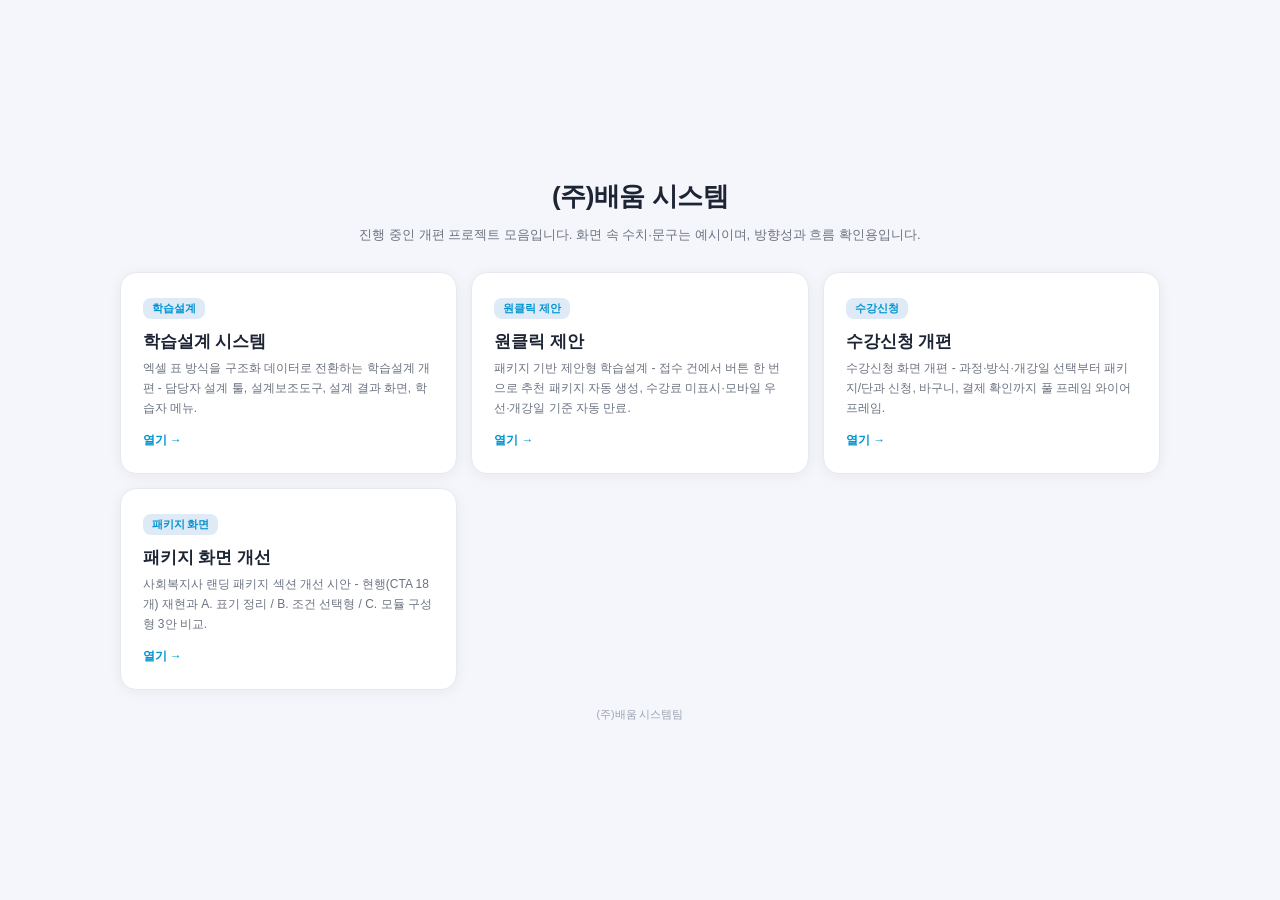
<file: index.html>
<!DOCTYPE html>
<html lang="ko">
<head>
<meta charset="UTF-8">
<meta name="viewport" content="width=device-width, initial-scale=1.0">
<title>(주)배움 시스템</title>
<link rel="stylesheet" href="assets/tokens.css">
<style>
  :root{
    --main:var(--baeron-main); --mid:var(--baeron-mid); --soft:var(--baeron-soft);
    --ink:#1d2433; --gray:#6b7280; --gray-light:#9aa3b2; --line:#e6e9f0;
    --bg:#f4f6fb;
  }
  *{box-sizing:border-box;margin:0;padding:0;}
  body{font-family:'Pretendard','Apple SD Gothic Neo','Malgun Gothic',sans-serif;background:var(--bg);color:var(--ink);line-height:1.5;-webkit-font-smoothing:antialiased;min-height:100vh;display:flex;align-items:center;justify-content:center;padding:24px;}
  .wrap{width:100%;max-width:1041px;}
  .head{text-align:center;margin-bottom:26px;}
  .head h1{font-size:26px;font-weight:800;letter-spacing:-.5px;}
  .head .desc{font-size:13px;color:var(--gray);margin-top:8px;line-height:1.7;}
  .cards{display:grid;grid-template-columns:repeat(3,1fr);gap:14px;}
  .card{background:#fff;border:1.5px solid var(--line);border-radius:16px;padding:22px;text-decoration:none;color:var(--ink);display:block;transition:border-color .15s, transform .15s;box-shadow:0 2px 14px rgba(27,42,74,.06);}
  .card:hover{border-color:var(--main);transform:translateY(-2px);}
  .card .who{display:inline-block;font-size:10.5px;font-weight:800;border-radius:8px;padding:3px 9px;margin-bottom:10px;background:var(--soft);color:var(--main);}
  .card h2{font-size:16.5px;font-weight:800;margin-bottom:5px;}
  .card p{font-size:12px;color:var(--gray);line-height:1.65;}
  .card .go{display:inline-block;margin-top:12px;font-size:12px;font-weight:800;color:var(--main);}
  .foot{text-align:center;font-size:10.5px;color:var(--gray-light);margin-top:16px;line-height:1.7;}
  @media(max-width:900px){.cards{grid-template-columns:1fr 1fr;}}
  @media(max-width:620px){.cards{grid-template-columns:1fr;}}
</style>
</head>
<body>
<div class="wrap">
  <div class="head">
    <h1>(주)배움 시스템</h1>
    <div class="desc">진행 중인 개편 프로젝트 모음입니다. 화면 속 수치·문구는 예시이며, 방향성과 흐름 확인용입니다.</div>
  </div>

  <div class="cards">
    <a class="card" href="learning-plan/index.html">
      <span class="who">학습설계</span>
      <h2>학습설계 시스템</h2>
      <p>엑셀 표 방식을 구조화 데이터로 전환하는 학습설계 개편 - 담당자 설계 툴, 설계보조도구, 설계 결과 화면, 학습자 메뉴.</p>
      <span class="go">열기 →</span>
    </a>
    <a class="card" href="proposal/index.html">
      <span class="who">원클릭 제안</span>
      <h2>원클릭 제안</h2>
      <p>패키지 기반 제안형 학습설계 - 접수 건에서 버튼 한 번으로 추천 패키지 자동 생성, 수강료 미표시·모바일 우선·개강일 기준 자동 만료.</p>
      <span class="go">열기 →</span>
    </a>
    <a class="card" href="enrollment/index.html">
      <span class="who">수강신청</span>
      <h2>수강신청 개편</h2>
      <p>수강신청 화면 개편 - 과정·방식·개강일 선택부터 패키지/단과 신청, 바구니, 결제 확인까지 풀 프레임 와이어프레임.</p>
      <span class="go">열기 →</span>
    </a>
    <a class="card" href="packages/index.html">
      <span class="who">패키지 화면</span>
      <h2>패키지 화면 개선</h2>
      <p>사회복지사 랜딩 패키지 섹션 개선 시안 - 현행(CTA 18개) 재현과 A. 표기 정리 / B. 조건 선택형 / C. 모듈 구성형 3안 비교.</p>
      <span class="go">열기 →</span>
    </a>
  </div>

  <div class="foot">(주)배움 시스템팀</div>
</div>
</body>
</html>
</file>
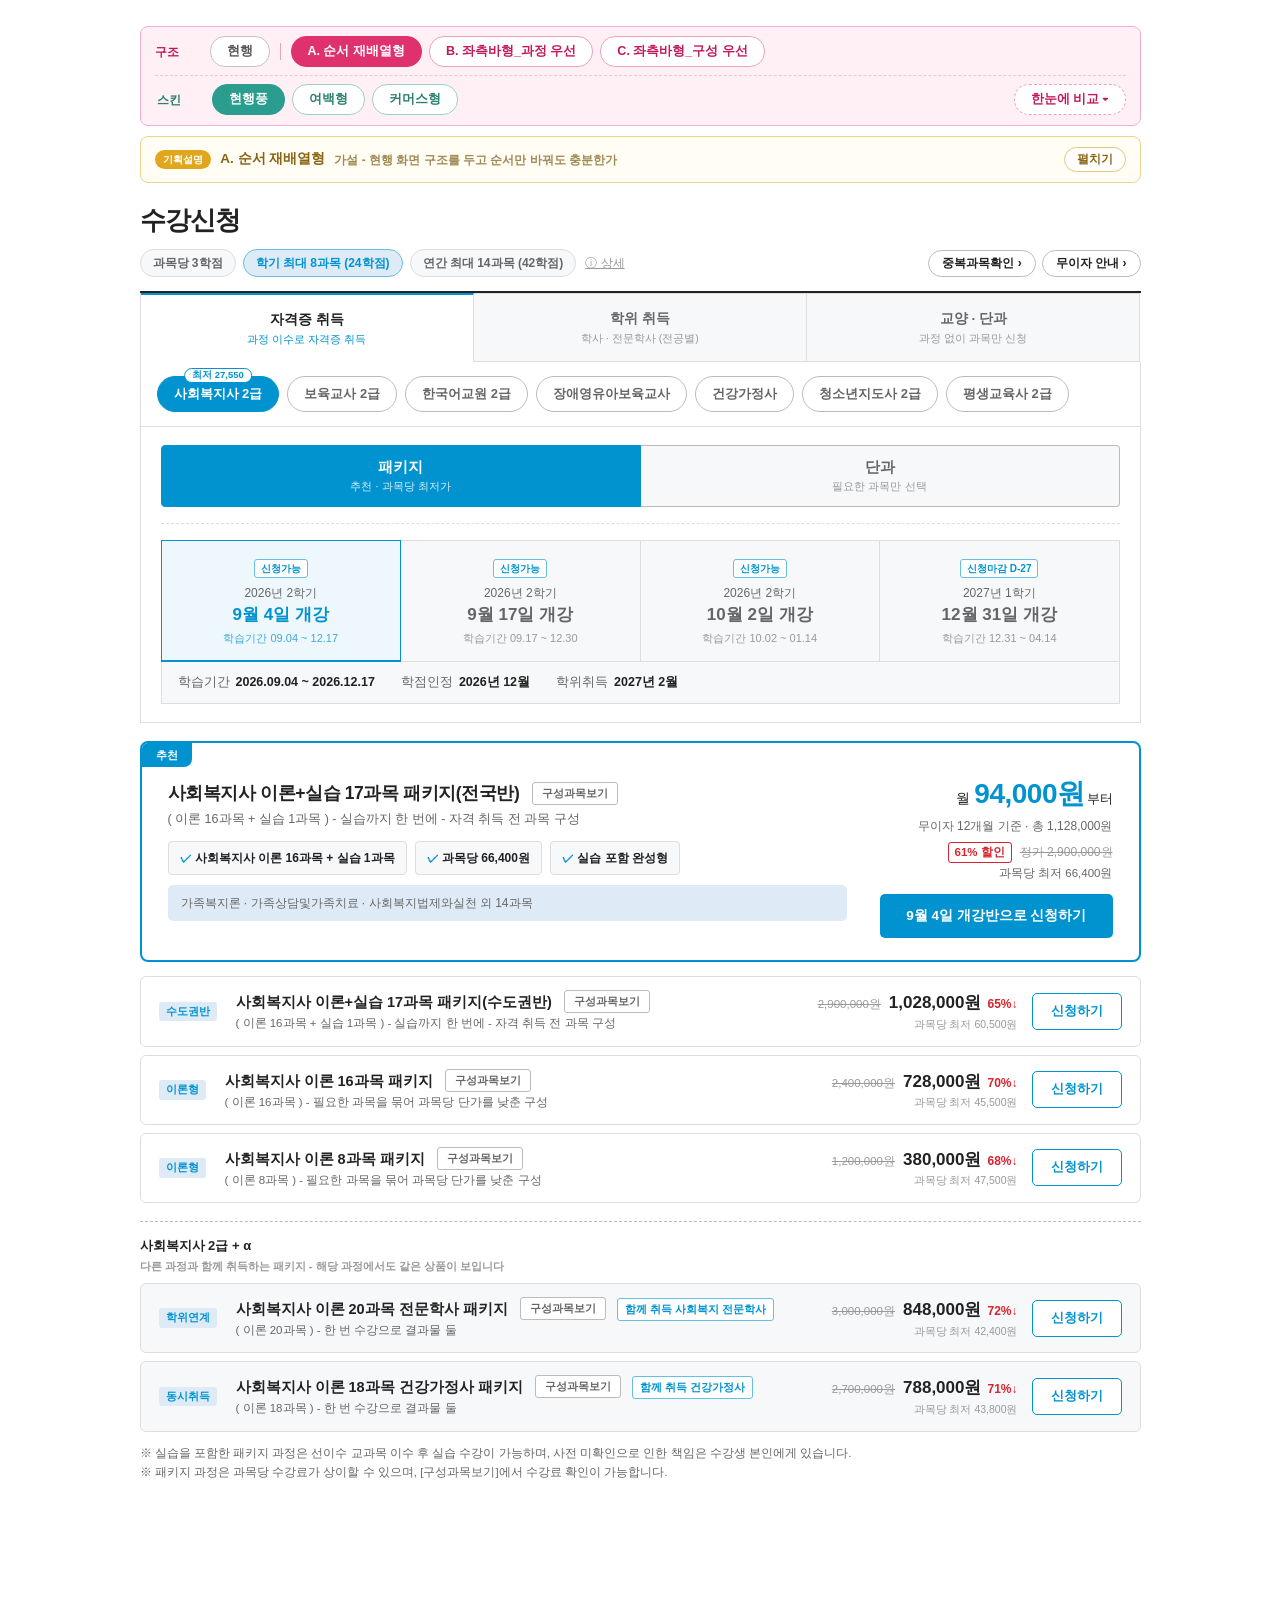
<file: enrollment/index.html>
<!DOCTYPE html>
<html lang="ko">
<head>
<meta charset="UTF-8">
<meta name="viewport" content="width=device-width, initial-scale=1.0">
<title>수강신청 개편</title>
<link rel="stylesheet" href="../assets/tokens.css">
<style>
  :root{
    --main:var(--baeron-main); --mid:var(--baeron-mid); --soft:var(--baeron-soft);
    --ink:#222; --gray:#666; --gray-light:#999; --line:#ddd; --line-dark:#bbb;
    --bg:#fff; --panel:#f7f8fa; --red:#d9232e; --red-soft:#fdeeee;
  }
  *{box-sizing:border-box;margin:0;padding:0;}
  body{font-family:'Pretendard','Apple SD Gothic Neo','Malgun Gothic',sans-serif;background:#fff;color:var(--ink);line-height:1.5;-webkit-font-smoothing:antialiased;}
  .wrap{max-width:1041px;margin:0 auto;padding:26px 20px 120px;}

  /* 타이틀 + 안내 */
  .page-top{border-bottom:2px solid var(--ink);padding-bottom:14px;margin-bottom:0;}
  .page-top h1{font-size:26px;font-weight:800;letter-spacing:-1px;}
  .top-acts{margin-left:auto;display:flex;gap:6px;}
  .top-btn{background:#fff;border:1px solid var(--line-dark);border-radius:14px;font-size:12px;font-weight:600;color:var(--ink);padding:4px 13px;cursor:pointer;font-family:inherit;}
  .guide{font-size:12px;color:var(--gray);margin-top:6px;line-height:1.6;}
  .guide b{color:var(--red);}
  .guide-chips{display:flex;align-items:center;gap:7px;margin-top:9px;flex-wrap:wrap;}
  .g-chip{background:var(--panel);border:1px solid var(--line);border-radius:14px;font-size:12px;font-weight:600;color:var(--gray);padding:4px 12px;}
  .g-chip.strong{background:var(--soft);border-color:var(--mid);color:var(--main);font-weight:800;}
  .g-more{border:none;background:transparent;font-size:12px;color:var(--gray-light);cursor:pointer;font-family:inherit;text-decoration:underline;padding:4px 2px;}
  .guide-full{margin-top:6px;}
  .sel-row{display:flex;align-items:flex-start;}
  .sel-row + .sel-row{margin-top:16px;padding-top:16px;border-top:1px dashed var(--line);}
  .sel-body{flex:1;min-width:0;}

  /* ① 과정 탭 */
  .course-tabs{display:flex;border-left:1px solid var(--line);margin-top:0;}
  .course-tab{flex:1;border:1px solid var(--line);border-left:none;background:var(--panel);text-align:center;padding:15px 4px 13px;cursor:pointer;position:relative;font-size:13.5px;font-weight:700;color:var(--gray);}
  .course-tab small{display:block;font-size:10.5px;font-weight:500;color:var(--gray-light);margin-top:1px;}
  .course-tab .mini-badge{position:absolute;top:-9px;left:50%;transform:translateX(-50%);background:#fff;border:1px solid var(--main);color:var(--main);font-size:10px;font-weight:800;border-radius:10px;padding:0 8px;white-space:nowrap;}
  .course-tab.act{background:#fff;border-top:2px solid var(--main);border-bottom-color:#fff;color:var(--ink);}
  .course-tab.act::after{content:"";position:absolute;left:0;right:0;bottom:-1px;height:1px;background:#fff;}
  .course-tab .cat-desc{display:block;font-size:10.5px;font-weight:500;color:var(--gray-light);margin-top:2px;}
  .course-tab.act .cat-desc{color:var(--main);}
  .course-row{display:flex;gap:8px;align-items:center;padding:14px 16px;border:1px solid var(--line);border-top:none;background:#fff;overflow-x:auto;}
  .c-chip{border:1px solid var(--line-dark);border-radius:18px;padding:8px 16px;font-size:13px;font-weight:700;color:var(--gray);cursor:pointer;white-space:nowrap;background:#fff;position:relative;font-family:inherit;flex-shrink:0;}
  .c-chip.act{background:var(--main);border-color:var(--main);color:#fff;}
  .c-chip .mb{position:absolute;top:-9px;left:50%;transform:translateX(-50%);background:#fff;border:1px solid var(--main);color:var(--main);font-size:9.5px;font-weight:800;border-radius:9px;padding:0 7px;white-space:nowrap;}
  .c-chip.more{border-style:dashed;color:var(--gray-light);}
  /* 학위 카테고리 - 학위 수준 라벨을 붙인 2행 칩 (깊이 추가 없이 병렬) */
  .course-row.rows{flex-direction:column;align-items:stretch;gap:0;overflow-x:visible;padding:12px 16px;}
  .chip-line{display:flex;align-items:flex-start;gap:14px;padding:6px 0;}
  .chip-line + .chip-line{margin-top:8px;padding-top:12px;border-top:1px dashed var(--line);}
  .chip-label{flex-shrink:0;width:142px;font-size:12.5px;font-weight:800;color:var(--ink);line-height:1.3;padding-top:8px;}
  .chip-label small{display:block;font-size:10.5px;font-weight:600;color:var(--gray-light);margin-top:2px;}
  .chip-set{display:flex;gap:8px;flex-wrap:wrap;min-width:0;}

  /* ② 방식 + ③ 개강일 영역 */
  .select-zone{border:1px solid var(--line);border-top:none;padding:18px 20px;background:#fff;}
  .mode-row{display:flex;align-items:center;gap:14px;flex-wrap:wrap;margin-bottom:16px;}
  .mode-label{font-size:13px;font-weight:800;min-width:56px;}
  .mode-toggle{display:flex;width:100%;}
  .mode-toggle button{flex:1;border:1px solid var(--line-dark);background:var(--panel);font-size:14.5px;font-weight:800;color:var(--gray);padding:12px 8px;cursor:pointer;font-family:inherit;text-align:center;}
  .mode-toggle button small{display:block;font-size:11px;font-weight:500;margin-top:2px;color:var(--gray-light);}
  .mode-toggle button:first-child{border-radius:4px 0 0 4px;}
  .mode-toggle button:last-child{border-radius:0 4px 4px 0;border-left:none;}
  .mode-toggle button.active{background:var(--main);border-color:var(--main);color:#fff;}
  .mode-toggle button.active small{color:rgba(255,255,255,.85);}
  .mode-caption{display:flex;justify-content:space-between;align-items:center;gap:10px;margin-top:8px;flex-wrap:wrap;}
  .mode-hint{font-size:12px;color:var(--gray);}
  .design-banner{display:flex;align-items:center;gap:14px;background:var(--soft);border:1px solid var(--mid);border-radius:6px;padding:13px 17px;margin:14px 0 2px;flex-wrap:wrap;}
  .design-banner .db-t{flex:1;font-size:12.5px;font-weight:600;min-width:240px;}
  .design-banner .db-t b{color:var(--main);}
  .design-banner button{background:var(--main);color:#fff;border:none;border-radius:5px;font-size:12.5px;font-weight:700;padding:9px 16px;cursor:pointer;font-family:inherit;}
  .monthly{font-size:11.5px;color:var(--gray);text-align:right;}
  .monthly b{color:var(--main);font-weight:800;}
  .hero-price .m-main{font-size:14px;text-align:right;}
  .hero-price .m-main b{font-size:28px;font-weight:800;color:var(--main);letter-spacing:-.5px;}
  .hero-price .m-from{font-size:13px;margin-left:2px;}
  .hero-price .m-sub{font-size:12px;color:var(--gray);text-align:right;margin-top:2px;}
  .hero-price .row-sub{display:flex;justify-content:flex-end;align-items:center;gap:8px;margin-top:7px;font-size:12px;color:var(--gray-light);}
  .d-sm{color:var(--red);font-weight:800;font-size:11.5px;border:1px solid var(--red);border-radius:3px;padding:1px 6px;}
  .db-pro{background:#fff !important;border:1px solid var(--main) !important;color:var(--main) !important;line-height:1.25;}
  .db-pro small{display:block;font-size:10px;font-weight:600;opacity:.85;}
  .modal{display:none;position:fixed;inset:0;background:rgba(0,0,0,.45);z-index:60;align-items:center;justify-content:center;}
  .modal.open{display:flex;}
  .modal-box{background:#fff;border-radius:10px;padding:24px;width:470px;max-width:92vw;max-height:84vh;overflow-y:auto;}
  .modal-box h4{font-size:16px;font-weight:800;margin-bottom:4px;}
  .modal-box .md{font-size:12px;color:var(--gray);margin-bottom:14px;}
  .cm-table{width:100%;border-collapse:collapse;font-size:12.5px;}
  .cm-table th{background:var(--panel);border:1px solid var(--line);padding:7px;font-size:12px;}
  .cm-table td{border:1px solid var(--line);padding:7px 10px;}
  .cm-extra{font-size:12px;color:var(--gray);margin-top:8px;}
  .cm-sum{background:var(--soft);border-radius:6px;padding:11px 14px;font-size:12.5px;font-weight:700;margin-top:12px;text-align:right;}
  .cm-sum b{color:var(--main);font-size:15px;}
  .modal-close{width:100%;border:1px solid var(--line-dark);background:#fff;border-radius:6px;padding:11px;font-size:13px;font-weight:600;cursor:pointer;font-family:inherit;margin-top:14px;color:var(--gray);}
  .cf-row{display:flex;justify-content:space-between;gap:12px;font-size:13px;padding:9px 2px;border-bottom:1px solid var(--line);}
  .cf-row .k{color:var(--gray);flex-shrink:0;}
  .cf-row .v{font-weight:700;text-align:right;}
  .cf-hint{font-size:11.5px;color:var(--gray);margin-top:10px;line-height:1.6;}
  .modal-actions{display:flex;gap:8px;margin-top:16px;}
  .modal-actions button{flex:1;border-radius:6px;padding:13px;font-size:13.5px;font-weight:800;cursor:pointer;font-family:inherit;}
  .ma-back{background:#fff;border:1px solid var(--line-dark);color:var(--gray);}
  .ma-go{background:var(--main);border:none;color:#fff;}
  /* 개강일 대형 탭 (현행 스타일 유지) */
  .round-tabs{display:flex;}
  .round-tab{flex:1;border:1px solid var(--line);background:var(--panel);text-align:center;padding:14px 8px;cursor:pointer;position:relative;}
  /* 차수가 4개가 되며 좁아져 절대배치 배지가 제목과 겹쳤다 → 흐름 배치로 */
  .rt-badge{display:inline-block;margin-bottom:6px;font-size:10px;font-weight:800;border-radius:3px;padding:1px 6px;background:#fff;}
  .rt-badge.hot{color:var(--red);border:1px solid var(--red);}
  .rt-badge.ok{color:var(--main);border:1px solid var(--mid);}
  .rt-badge.none{color:var(--gray-light);border:1px dashed var(--line-dark);}
  .round-tab.off{background:#fafbfc;border-style:dashed;}
  .round-tab.off .rt1,.round-tab.off .rt2,.round-tab.off .rt3{color:var(--gray-light);}
  .prac-notice{font-size:11.5px;color:var(--gray);margin-top:12px;line-height:1.7;}
  .round-tab + .round-tab{border-left:none;}
  .round-tab .rt1{font-size:12px;color:var(--gray);}
  .round-tab .rt2{font-size:17px;font-weight:800;color:var(--gray);}
  .round-tab.act{background:#eef7fc;border-color:var(--main);border-bottom:2px solid var(--main);}
  .round-tab.act .rt2{color:var(--main);}
  .round-tab .rt3{font-size:11px;color:var(--gray-light);margin-top:2px;}
  /* 이 과정이 이 차수에 열리지 않을 때만 쓰는 줄 */
  .round-tab .rt4{font-size:11px;color:var(--gray-light);margin-top:5px;padding-top:5px;border-top:1px dashed var(--line);}
  .round-tab .rt4.none{color:var(--gray-light);font-style:italic;}
  .round-tab.act .rt4{border-top-color:var(--mid);}
  .round-tab.act .rt3{color:var(--main);opacity:.75;}
  .round-info{display:flex;gap:6px 26px;flex-wrap:wrap;background:var(--panel);border:1px solid var(--line);border-top:none;padding:11px 16px;font-size:12.5px;color:var(--gray);}
  /* 개설 차수 규칙 안내 - 값이 아니라 규칙이므로 톤을 낮추고 오른쪽 끝에 둔다 */
  .round-info b{color:var(--ink);font-weight:700;margin-left:6px;}

  /* 패키지 모드 */
  .mode-body{margin-top:18px;}
  #pkgBody{display:none;}
  #pkgBody.show{display:block;}
  .pkg-hero{border:2px solid var(--main);border-radius:8px;padding:22px 26px;margin-bottom:14px;position:relative;overflow:hidden;background:#fff;}
  .hero-grid{display:flex;gap:26px;align-items:flex-start;flex-wrap:wrap;}
  .hero-left{flex:1;min-width:300px;padding-top:8px;}
  .hero-right{min-width:240px;display:flex;flex-direction:column;align-items:flex-end;gap:12px;padding-top:8px;}
  .benefits{display:flex;gap:8px;flex-wrap:wrap;margin:12px 0 10px;}
  .benefit{background:var(--panel);border:1px solid var(--line);border-radius:4px;font-size:12px;font-weight:600;padding:7px 11px;}
  .benefit::before{content:"✓ ";color:var(--main);font-weight:800;}
  .compose-preview{font-size:12px;color:var(--gray);background:var(--soft);border-radius:5px;padding:9px 13px;line-height:1.55;}
  .credit-sum{background:var(--panel);border:1px solid var(--line);border-radius:6px;padding:12px 14px;margin-top:12px;}
  .cs-head{font-size:12px;font-weight:600;margin-bottom:9px;}
  .cs-head b{color:var(--main);}
  .cs-row{display:flex;align-items:center;gap:8px;margin-bottom:6px;font-size:11.5px;color:var(--gray);}
  .cs-l{width:32px;flex-shrink:0;font-weight:700;}
  .cs-bar{flex:1;height:8px;background:#e8ebef;border-radius:5px;overflow:hidden;display:flex;}
  .cs-bar i.rec{background:#8fd3b0;height:100%;}
  .cs-bar i.plan{background:var(--main);height:100%;}
  .cs-v{width:100px;text-align:right;font-weight:700;color:var(--ink);flex-shrink:0;white-space:nowrap;}
  .cs-legend{font-size:10.5px;color:var(--gray-light);margin-top:5px;display:flex;gap:14px;align-items:center;}
  .cs-legend i{display:inline-block;width:9px;height:9px;border-radius:2px;margin-right:4px;vertical-align:-1px;}
  .cs-legend i.rec{background:#8fd3b0;}
  .cs-legend i.plan{background:var(--main);}
  .hero-price .row{display:flex;align-items:center;gap:10px;justify-content:flex-end;}
  .hero-price .orig{font-size:13px;color:var(--gray-light);text-decoration:line-through;}
  .hero-price .fin{font-size:27px;font-weight:800;letter-spacing:-.5px;}
  .hero-price .per{font-size:11.5px;color:var(--gray);margin-top:2px;text-align:right;}
  .pkg-row{border:1px solid var(--line);border-radius:6px;padding:13px 18px;margin-bottom:8px;display:flex;align-items:center;gap:14px;flex-wrap:wrap;}
  .pkg-row .rn{flex:1;min-width:230px;}
  .pkg-row .rn .nm{font-size:14.5px;font-weight:700;}
  .pkg-row .rn .cm{font-size:11.5px;color:var(--gray);margin-top:1px;}
  .pkg-row .rp{text-align:right;min-width:190px;}
  .pkg-row .rp .o{font-size:11.5px;color:var(--gray-light);text-decoration:line-through;margin-right:8px;}
  .pkg-row .rp .f{font-size:17px;font-weight:800;}
  .pkg-row .rp .d{color:var(--red);font-size:12px;font-weight:800;margin-left:6px;}
  .pkg-row .rp .rper{font-size:10.5px;color:var(--gray-light);margin-top:1px;}
  .apply-sm{background:#fff;border:1px solid var(--main);color:var(--main);border-radius:5px;font-size:12.5px;font-weight:700;padding:9px 18px;cursor:pointer;font-family:inherit;}
  .ribbon{position:absolute;top:0;left:0;background:var(--main);color:#fff;font-size:11px;font-weight:800;padding:4px 14px;border-radius:0 0 8px 0;}
  .pkg-main{flex:1;min-width:260px;}
  .pkg-badges{margin-bottom:4px;}
  .pk-badge{display:inline-block;font-size:10.5px;font-weight:800;border-radius:3px;padding:2px 7px;margin-right:5px;}
  .pk-badge.hot{background:var(--red-soft);color:var(--red);}
  .pk-badge.type{background:var(--soft);color:var(--main);}
  .pkg-main h3, .hero-left h3{font-size:17.5px;font-weight:800;display:inline;letter-spacing:-.4px;}
  .btn-compose{display:inline-block;border:1px solid var(--line-dark);background:#fff;border-radius:3px;font-size:11px;font-weight:600;padding:3px 9px;cursor:pointer;font-family:inherit;margin-left:8px;vertical-align:2px;color:var(--gray);}
  .pkg-main .pm, .hero-left .pm{font-size:12.5px;color:var(--gray);margin-top:4px;}
  .pkg-price{text-align:right;min-width:200px;}
  .pkg-price .per{font-size:11.5px;color:var(--gray);}
  .pkg-price .row{display:flex;align-items:center;justify-content:flex-end;gap:10px;}
  .pkg-price .orig{font-size:13px;color:var(--gray-light);text-decoration:line-through;}
  .pkg-price .fin{font-size:25px;font-weight:800;letter-spacing:-.5px;}
  .disc{background:var(--red);color:#fff;font-size:12px;font-weight:800;border-radius:4px;padding:6px 8px;line-height:1.2;text-align:center;}
  .pkg-apply{background:var(--main);color:#fff;border:none;border-radius:5px;font-size:13.5px;font-weight:800;padding:13px 26px;cursor:pointer;font-family:inherit;}

  /* 단과 모드 */
  .single-body{display:none;}
  .single-body.show{display:block;}
  .filter-chips{display:flex;gap:6px;margin:12px 0;flex-wrap:wrap;}
  .f-chip{border:1px solid var(--line-dark);background:#fff;border-radius:15px;font-size:12px;font-weight:600;color:var(--gray);padding:5px 14px;cursor:pointer;font-family:inherit;}
  .f-chip.act{background:var(--main);border-color:var(--main);color:#fff;}
  tr.sel td{background:var(--soft);}
  .st-txt{font-size:12px;font-weight:700;white-space:nowrap;}
  .st-txt.ok{color:var(--gray);}
  .st-txt.hot{color:var(--red);border:1px solid var(--red);border-radius:3px;padding:2px 7px;font-size:11px;}
  .st-txt.full{color:var(--gray-light);}
  .st-txt.na{color:var(--gray-light);border:1px dashed var(--line-dark);border-radius:3px;padding:2px 7px;font-size:11px;font-weight:600;}
  tr.na td{background:#fafbfc;}
  tr.na td.grp{background:#fbfbfc;}

  .st-txt.done{color:#1a9c6b;}
  .done-mark{color:#1a9c6b;font-weight:800;font-size:14px;}
  .pkg-none{border:1px dashed var(--line-dark);border-radius:8px;background:var(--panel);padding:34px 20px;text-align:center;}
  .pkg-none .pn-t{font-size:16px;font-weight:800;letter-spacing:-.3px;}
  .pkg-none .pn-d{font-size:12.5px;color:var(--gray);margin-top:7px;line-height:1.6;}
  .pkg-none .pn-d b{color:var(--main);font-weight:800;}
  .pkg-none .pn-go{margin-top:16px;background:var(--main);color:#fff;border:none;border-radius:5px;font-family:inherit;font-size:13px;font-weight:800;padding:11px 24px;cursor:pointer;}
  .pkg-none.soft{padding:20px;text-align:left;display:flex;align-items:center;gap:14px;flex-wrap:wrap;}
  .pkg-none.soft .pn-t{font-size:14px;}
  .pkg-none.soft .pn-d{margin-top:3px;flex:1;min-width:220px;}
  .pkg-none.soft .pn-go{margin-top:0;margin-left:auto;font-size:12px;padding:8px 16px;background:#fff;color:var(--main);border:1px solid var(--mid);}

  /* 교차 상품 구역 - 다른 과정과 결과물을 공유하는 패키지 (동시취득·학위연계) */
  .cross-zone{margin-top:18px;border-top:1px dashed var(--line-dark);padding-top:14px;}
  .cz-head{font-size:13px;font-weight:800;margin-bottom:9px;}
  .cz-head small{display:block;font-size:11px;font-weight:600;color:var(--gray-light);margin-top:2px;}
  .cross-zone .pkg-row{background:var(--panel);}
  .rn .also{display:inline-block;background:#fff;border:1px solid var(--mid);color:var(--main);font-size:11px;font-weight:700;border-radius:3px;padding:2px 7px;margin-left:6px;vertical-align:1px;}
  .t-badge.pre{background:#fdf3dc;color:#b07c10;}
  .recog-line{font-size:11px;color:var(--gray-light);margin-top:3px;}
  .recog-chip{cursor:pointer;}
  .recog-chip:hover{color:var(--main);text-decoration:underline;}
  .recog-chip.act{color:var(--main);font-weight:800;}
  .rc-sep{margin:0 3px;}
  .login-demo{margin-left:auto;border:1px dashed var(--line-dark);background:#fff;border-radius:4px;font-size:11px;font-weight:600;color:var(--gray-light);padding:5px 10px;cursor:pointer;font-family:inherit;}
  .login-demo.on{border-color:#1a9c6b;color:#1a9c6b;border-style:solid;}
  table.subj{width:100%;border-collapse:collapse;font-size:13px;}
  table.subj th{background:var(--panel);border:1px solid var(--line);padding:10px 6px;font-size:12.5px;font-weight:700;}
  table.subj td{border:1px solid var(--line);padding:12px 10px;vertical-align:middle;}
  td.grp{text-align:center;font-weight:700;background:#fbfbfc;width:76px;}
  td.chk{text-align:center;width:64px;}
  td.chk input{width:16px;height:16px;accent-color:var(--main);}
  td.chk .closed-box{display:inline-block;width:16px;height:16px;background:repeating-linear-gradient(45deg,#ddd,#ddd 3px,#f2f2f2 3px,#f2f2f2 6px);border:1px solid #ccc;}
  td.chk .wait-btn{border:1px solid var(--main);background:#fff;color:var(--main);border-radius:3px;font-size:10.5px;font-weight:700;line-height:1.3;padding:4px 7px;cursor:pointer;font-family:inherit;white-space:nowrap;}
  .region-line{font-size:11px;color:var(--gray);margin-top:4px;}
  .region-line b{color:var(--ink);font-weight:700;margin-right:2px;}
  .venue-link{color:var(--main);font-weight:600;cursor:pointer;text-decoration:underline;margin-left:4px;}
  .subj-name{font-weight:700;font-size:13.5px;}
  .subj-name.dim{color:var(--gray-light);font-weight:600;}
  .subj-prof{font-weight:400;color:var(--gray);font-size:12px;margin-left:6px;}
  .t-badge{display:inline-block;font-size:10px;font-weight:800;border-radius:3px;padding:1px 6px;margin-left:6px;vertical-align:1px;}
  .t-badge.hot{border:1px solid var(--red);color:var(--red);}
  .t-badge.prac{background:var(--main);color:#fff;}
  .t-badge.full{color:var(--gray-light);border:1px solid var(--line-dark);}
  .hash{font-size:11px;color:var(--gray-light);margin-top:3px;max-width:420px;white-space:nowrap;overflow:hidden;text-overflow:ellipsis;}
  td.avail{text-align:center;color:var(--gray-light);width:70px;}
  td.fee{text-align:right;width:110px;}
  td.fee .o{font-size:11px;color:var(--gray-light);text-decoration:line-through;display:block;}
  td.fee .f{font-size:14px;font-weight:800;}
  td.icon-td{text-align:center;width:76px;color:var(--gray);font-size:16px;cursor:pointer;}

  /* ── 레이아웃 시안 B: 좌측바형_과정 우선 ── */
  /* 시연 전용 컨트롤 - 실제 서비스 UI가 아님을 색으로 구분 */
  .lay-switch{background:#fff0f6;border:1px solid #f3aecd;border-radius:8px;padding:9px 14px 10px;margin-bottom:16px;}
  /* 축마다 한 줄 - 시안이 늘어도 줄바꿈이 축을 가르지 않는다 */
  .ls-row{display:flex;align-items:center;gap:7px;flex-wrap:wrap;}
  .ls-row + .ls-row{margin-top:8px;padding-top:8px;border-top:1px dashed #f3c3da;}
  .ls-row > span:first-child{width:44px;flex:none;}
  .lay-switch span{font-size:12px;font-weight:800;color:#c2185b;margin-right:4px;}
  .lay-switch em{font-style:normal;font-size:11px;font-weight:600;color:#d081a5;margin-left:4px;}
  .lay-switch button{border:1px solid #f0a0c0;background:#fff;border-radius:15px;font-family:inherit;font-size:12.5px;font-weight:700;color:#c2185b;padding:6px 16px;cursor:pointer;}
  .lay-switch button:hover{background:#ffe3ef;}
  .lay-switch button.act{background:#e0316f;border-color:#e0316f;color:#fff;}
  .lay-switch button.act:hover{background:#e0316f;}

  .lay-switch i.div{display:inline-block;width:1px;height:17px;background:#f0a0c0;margin:0 3px;}
  /* 현행 버튼은 시안이 아니라 기준선이므로 무채색 */
  .lay-switch button.base{border-color:#c4c4c4;color:#555;}
  .lay-switch button.base:hover{background:#f1f1f1;}
  .lay-switch button.base.act{background:#4a4a4a;border-color:#4a4a4a;color:#fff;}
  .lay-switch button.cmp-tog{margin-left:auto;border-style:dashed;}
  /* 스킨은 구조와 다른 축이므로 색을 달리 준다 */
  /* 스킨 버튼 묶음은 래퍼가 아니라 바로 플렉스 항목이 되게 - 래퍼의 라인박스가 바 높이를 키운다 */
  #skinBtns{display:contents;}
  .lay-switch span.sk-lab{color:#2a7f6d;margin-left:2px;}
  .lay-switch button.skin{border-color:#9fd0c4;color:#2a7f6d;}
  .lay-switch button.skin:hover{background:#e8f6f2;}
  .lay-switch button.skin.act{background:#2a9d8f;border-color:#2a9d8f;color:#fff;}
  /* 설명은 남는 폭만 차지하고 줄바꿈을 유발하지 않게 - 바는 항상 한 줄 */
  .lay-switch .sk-note{flex:1 1 0;min-width:0;overflow:hidden;text-overflow:ellipsis;white-space:nowrap;color:#7fb3a8;}

  /* 한눈에 비교표 - 세 화면을 같은 항목 위에 놓고 대조 */
  .cmp-note{display:none;border:1px solid #e0e0e0;border-radius:8px;background:#fff;margin:-6px 0 18px;overflow-x:auto;}
  /* 네 열을 같은 폭으로 - 현행 문장이 길다고 그 열만 넓어지면 대조가 기울어 보인다 */
  .cmp-note table{width:100%;border-collapse:collapse;min-width:960px;table-layout:fixed;}
  .cmp-note th,.cmp-note td{border:1px solid #efefef;font-size:12px;line-height:1.52;padding:9px 10px;vertical-align:top;text-align:left;}
  .cmp-note thead th{background:#f7f7f7;color:#333;font-size:12.5px;font-weight:800;text-align:center;}
  .cmp-note th.ax{background:#fbfbfb;color:#555;font-weight:800;width:96px;}
  .cmp-note td.on{background:#fff6fa;}
  .cmp-note thead th.on{background:#ffe9f2;color:#c2185b;}
  .cmp-note thead th.base,.cmp-note td.base{background:#f0f0f0;}
  .cmp-note thead th.base.on{background:#e2e2e2;color:#222;}
  .cmp-note td b{font-weight:800;color:#111;}
  .cmp-note td.base b{color:#7a4b00;}
  .cmp-note td small{display:block;font-size:11px;font-weight:600;color:#999;margin-top:2px;}
  .cmp-foot{border-top:1px solid #efefef;padding:9px 12px;font-size:11.5px;font-weight:600;color:#888;}
  .cmp-foot b{color:#555;font-weight:800;}
  /* 스킨을 바꾸면 세로 길이가 얼마나 달라지는지 - 표 아래 한 줄 */
  .cmp-px{display:flex;align-items:center;gap:8px;flex-wrap:wrap;border-top:1px solid #efefef;padding:10px 12px;}
  .cmp-px .pxl{font-size:11px;font-weight:800;color:#999;margin-right:2px;}
  .cmp-px .pxi{display:flex;align-items:center;gap:7px;border:1px solid #ececec;border-radius:8px;padding:5px 11px;font-size:11.5px;font-weight:700;color:#888;}
  .cmp-px .pxi.on{border-color:#e0a0c0;background:#fff6fa;color:#c2185b;}
  .cmp-px .pxi b{font-weight:800;color:#333;font-size:12px;}
  .cmp-px .pxi.on b{color:#c2185b;}
  .cmp-px .pxn{margin-left:auto;font-size:11px;font-weight:700;color:#aaa;}

  /* ── 현행 재현 - career.baeoom.com/lectureN 구조를 그대로 옮긴 비교 기준선 ── */
  #curShell{display:none;}
  .cur-dday{background:#2b323d;color:#fff;text-align:center;font-size:13px;font-weight:700;padding:10px 12px;border-radius:6px 6px 0 0;margin-bottom:14px;}
  .cur-dday em{font-style:normal;background:#fff;color:#e0316f;border:1px solid #e0316f;border-radius:3px;padding:1px 7px;font-size:12px;margin-right:7px;}
  .cur-dday b{color:#ffd44a;font-size:16px;margin:0 4px;}
  .cur-body{display:flex;gap:14px;align-items:flex-start;}
  .cur-main{flex:1;min-width:0;}
  .cur-rail{width:166px;flex:none;position:sticky;top:10px;}

  /* 개강 차수 = 가장 먼저 묻는 것. 과정과 무관하게 항상 전 차수가 같은 크기로 노출된다 */
  .cur-rounds{display:flex;border:1px solid #cfcfcf;}
  .cur-rt{flex:1;text-align:center;padding:15px 6px;background:#f4f4f4;border-right:1px solid #e0e0e0;cursor:pointer;}
  .cur-rt:last-child{border-right:none;}
  .cur-rt .a{font-size:12px;font-weight:700;color:#666;}
  .cur-rt .b{font-size:17px;font-weight:800;color:#1a5fb4;margin-top:4px;}
  .cur-rt.act{background:#fff;box-shadow:inset 0 3px 0 #444;}
  .cur-rt.act .a{color:#222;}
  .cur-rt.act .b{color:#e0316f;}
  .cur-rinfo{display:flex;gap:28px;flex-wrap:wrap;background:#efefef;border:1px solid #cfcfcf;border-top:none;padding:12px 18px;font-size:12.5px;color:#666;}
  .cur-rinfo b{color:#222;font-weight:700;margin-left:7px;}

  /* 과정 = 2뎁스 탭 + 호버 드롭다운. 하위를 고르면 상단에는 대분류만 남는다 (현행 그대로) */
  .cur-cats{display:flex;margin-top:22px;border-bottom:1px solid #444;}
  .cur-ct{position:relative;flex:1;min-width:0;}
  .cur-ct>button{width:100%;border:1px solid #d5d5d5;border-bottom:none;background:#fafafa;font-family:inherit;font-size:13px;font-weight:700;color:#666;line-height:1.35;padding:13px 4px;margin-right:-1px;cursor:pointer;}
  .cur-ct>button small{display:block;font-size:11px;font-weight:600;color:#999;}
  .cur-ct:hover>button{background:#fff;}
  .cur-ct.act>button{background:#fff;border-color:#444;border-bottom:1px solid #fff;color:#111;position:relative;z-index:2;margin-bottom:-1px;}
  .cur-ct .newb{position:absolute;top:-10px;right:4px;background:#fff;border:1px solid #e0316f;color:#e0316f;font-size:10px;font-weight:800;border-radius:3px;padding:1px 5px;z-index:4;}
  .cur-sub{display:none;position:absolute;top:100%;left:0;min-width:196px;background:#fff;border:1px solid #444;padding:4px 0;z-index:20;box-shadow:0 7px 16px rgba(0,0,0,.13);}
  .cur-ct:hover .cur-sub{display:block;}
  .cur-si{display:flex;align-items:center;gap:7px;padding:6px 12px;}
  .cur-si:hover{background:#f5f5f5;}
  .cur-si>button{flex:1;text-align:left;border:none;background:none;font-family:inherit;font-size:12.5px;font-weight:600;color:#333;padding:0;cursor:pointer;}
  .cur-si.act>button{color:#e0316f;font-weight:800;}
  .cur-si .pk{flex:none;border:1px solid #c4c4c4;background:#fff;border-radius:3px;font-family:inherit;font-size:10.5px;font-weight:700;color:#777;padding:2px 6px;cursor:pointer;}
  .cur-si .pk:hover{border-color:#e0316f;color:#e0316f;}
  .cur-hint{border:1px solid #d5d5d5;border-top:none;background:#fcfcfc;padding:9px 14px;font-size:11.5px;font-weight:600;color:#999;}

  /* 우측 레일 - 할인 이벤트 표와 장바구니가 본문 밖에 따로 서 있다 */
  .cr-box{border:1px solid #cfcfcf;background:#fff;margin-bottom:10px;}
  .cr-h{background:#f3f3f3;border-bottom:1px solid #cfcfcf;text-align:center;font-size:12px;font-weight:800;color:#444;padding:8px;}
  .cr-tbl{width:100%;border-collapse:collapse;}
  .cr-tbl th,.cr-tbl td{border:1px solid #ececec;font-size:11px;font-weight:700;text-align:center;padding:5px 2px;}
  .cr-tbl th{background:#fafafa;color:#777;font-size:10.5px;line-height:1.3;}
  .cr-tbl td.a{color:#e0316f;}
  .cr-tbl td.b{color:#1a5fb4;}
  .cr-cart{padding:12px;text-align:center;}
  .cr-line{display:flex;align-items:center;justify-content:space-between;background:#f7f7f7;border-radius:4px;padding:9px 11px;font-size:13px;font-weight:800;color:#222;margin-bottom:6px;}
  .cr-line i{font-style:normal;color:#999;}
  .cr-more{border:none;background:none;font-family:inherit;font-size:11.5px;font-weight:700;color:#777;padding:7px 0;cursor:pointer;}
  .cr-go{display:block;width:100%;background:#f5821f;border:none;border-radius:4px;color:#fff;font-family:inherit;font-size:14px;font-weight:800;padding:11px;cursor:pointer;}

  /* 현행에는 없는 개편 요소는 감춘다 - 안내 칩(→ 원문 한 줄) · 이수구분 필터 칩 */
  body.lay-cur .g-chip,body.lay-cur .g-more,body.lay-cur .filter-chips{display:none;}
  body.lay-cur #curMount{margin-top:16px;}
  .hash-tag{color:#8aa2c4;font-weight:600;margin-right:5px;}

  /* ══ 개편풍 스킨 (여백형) - 구조와 별개의 두 번째 축 ══
     현행은 격자선·테두리로 영역을 나눈다. 여기서는 그 선을 걷어내고 여백·배경·라운드로 나눈다.
     구조(A·B)는 손대지 않고 표현만 바꾸므로, 두 축을 교차해서 무엇이 구조 차이이고
     무엇이 표현 차이인지 분리해 볼 수 있다. 현행 탭에는 적용하지 않는다 (기준선 유지) */
  /* 바탕을 옅은 회색으로 깔고 콘텐츠 덩어리를 흰 카드로 띄운다.
     선을 28군데 걷어낸 자리를 여백만으로 두면 흰 카드가 흰 배경에 묻혀 영역이 안 읽힌다
     (그림자 alpha .08~.1로는 부족). 대비를 배경 쪽에서 만들어 여백은 그대로 둔다 */
  body.skin-air{--line:#eceef1;--line-dark:#dde1e6;--panel:#eff2f6;--gray:#5b6470;--gray-light:#98a1ad;--ink:#171a1f;
    background:#f4f6f9;}

  /* 타이틀 · 안내 */
  body.skin-air .page-top{border-bottom:none;padding-bottom:4px;}
  body.skin-air .page-top h1{font-size:34px;letter-spacing:-1.4px;}
  body.skin-air .g-chip{border:none;background:#fff;border-radius:9px;padding:6px 13px;}
  body.skin-air .g-chip.strong{background:var(--soft);border:none;color:var(--main);}
  body.skin-air .top-btn{border:none;background:#fff;border-radius:9px;padding:6px 14px;}

  /* 과정 카테고리 - 박스 탭 → 밑줄 탭 */
  body.skin-air .course-tabs{border-left:none;gap:6px;border-bottom:1px solid var(--line);}
  body.skin-air .course-tab{border:none;background:transparent;padding:13px 4px 14px;border-bottom:2px solid transparent;font-size:15px;}
  body.skin-air .course-tab.act{background:transparent;border-top:none;border-bottom:2px solid var(--main);color:var(--main);}
  body.skin-air .course-tab.act::after{display:none;}

  /* 과정 칩 - 테두리 대신 배경 */
  body.skin-air .course-row{border:none;background:transparent;padding:16px 0 2px;}
  body.skin-air .course-row.rows{padding:14px 0 2px;}
  body.skin-air .c-chip{border:none;background:#fff;border-radius:11px;padding:10px 17px;}
  body.skin-air .c-chip.act{background:var(--main);color:#fff;}
  body.skin-air .c-chip.more{background:transparent;box-shadow:inset 0 0 0 1px var(--line-dark);}
  body.skin-air .chip-line + .chip-line{border-top:1px solid var(--line);}

  /* 수강방식 - 붙은 버튼 → 세그먼트 컨트롤 */
  body.skin-air .select-zone{border:none;background:transparent;padding:8px 0 0;}
  body.skin-air .sel-row + .sel-row{border-top:none;margin-top:12px;padding-top:4px;}
  body.skin-air .mode-toggle,body.skin-air .mtabs,body.skin-air .cw-tabs{background:#e8ecf1;border-radius:13px;padding:4px;gap:4px;}
  body.skin-air .mode-toggle button,body.skin-air .mtabs button,body.skin-air .cw-tabs button{border:none !important;border-radius:10px;background:transparent;}
  body.skin-air .mode-toggle button.active,body.skin-air .mtabs button.active,body.skin-air .cw-tabs button.active{background:#fff;color:var(--main);box-shadow:0 1px 4px rgba(20,30,50,.2);}
  body.skin-air .mode-toggle button.active small,body.skin-air .mtabs button.active small,body.skin-air .cw-tabs button.active small{color:var(--gray);opacity:1;}
  body.skin-air .main-top{border-bottom:none;}
  body.skin-air .cw-tabs{border-bottom:none;}
  body.skin-air .cw-tabs button.active{box-shadow:0 1px 4px rgba(20,30,50,.2);}

  /* 개강일 - 맞붙은 탭 → 떨어진 카드 */
  body.skin-air .round-tabs{gap:8px;}
  body.skin-air .round-tab,body.skin-air .round-tab + .round-tab{border:1px solid var(--line);border-radius:13px;background:#fff;padding:16px 8px;}
  body.skin-air .round-tab.act{background:var(--soft);border:1px solid var(--main);box-shadow:inset 0 0 0 1px var(--main);}
  body.skin-air .round-info{border:none;background:transparent;padding:13px 2px 0;}
  body.skin-air .rrow{border-bottom:none;}
  body.skin-air .cw-rounds{border-bottom:none;}

  /* 상품 - 테두리 → 그림자 */
  body.skin-air .pkg-hero{border:none;border-radius:18px;box-shadow:0 3px 16px rgba(20,30,50,.1);padding:26px 28px;}
  body.skin-air .pkg-row{border:none;border-radius:14px;box-shadow:0 1px 6px rgba(20,30,50,.08);background:#fff;padding:16px 20px;margin-bottom:10px;}
  body.skin-air .cross-zone .pkg-row{background:#fff;}
  body.skin-air .benefit{border:none;background:#fff;border-radius:9px;}
  body.skin-air .credit-sum{border:none;border-radius:13px;}
  body.skin-air .compose-preview{border-radius:10px;}
  body.skin-air .btn-compose{border:none;background:#fff;border-radius:8px;padding:4px 10px;}
  body.skin-air .apply-sm{border-radius:10px;padding:10px 20px;}
  body.skin-air .pkg-apply,body.skin-air .cart-cta{border-radius:11px;}
  body.skin-air .pkg-none{border:none;border-radius:16px;background:#fff;box-shadow:0 1px 6px rgba(20,30,50,.07);}
  body.skin-air .cross-zone{border-top:1px solid var(--line);}

  /* 과목표 - 격자 제거, 행 구분선만. 회색 바탕 위에서는 표 전체가 하나의 흰 카드가 된다 */
  body.skin-air .single-body.show{background:#fff;border-radius:16px;padding:4px 20px 18px;box-shadow:0 1px 6px rgba(20,30,50,.07);}
  body.skin-air table.subj{font-size:13.5px;}
  body.skin-air table.subj th{background:transparent;border:none;border-bottom:1px solid var(--line-dark);padding:11px 6px;font-size:11.5px;color:var(--gray-light);white-space:nowrap;}
  body.skin-air table.subj td{border:none;border-bottom:1px solid var(--line);padding:16px 12px;}
  body.skin-air table.subj td.grp{background:transparent;border-right:1px solid var(--line);color:var(--gray-light);font-size:12px;}
  body.skin-air .f-chip{border:none;background:#fff;border-radius:10px;padding:7px 15px;}
  body.skin-air .f-chip.act{background:var(--main);color:#fff;}
  body.skin-air .login-demo{border-radius:8px;}

  /* 좌측바 (B) */
  body.skin-air .side-nav{border:none;background:#fff;box-shadow:0 1px 6px rgba(20,30,50,.07);border-radius:16px;padding:14px 8px 10px;}
  body.skin-air .sn-title{border-bottom:none;padding:0 10px 8px;}
  body.skin-air .sn-head{padding:0 10px 7px;}
  body.skin-air .sn-item{border-left:none;border-radius:10px;padding:8px 10px;}
  body.skin-air .sn-item:hover{background:#e8ecf0;}
  body.skin-air .sn-item.act{background:var(--main);color:#fff;border-left:none;}
  body.skin-air .sn-item.act em{color:#fff;border-color:rgba(255,255,255,.55);}



  /* 하단 합산 바 */
  body.skin-air .cart-bar{border-top:none;box-shadow:0 -3px 22px rgba(20,30,50,.13);}

  /* ══ 커머스형 스킨 - 수강신청을 구매 경험으로 ══
     상품을 세로 리스트가 아니라 2단 카드 그리드로 깔고, 가격·할인율·CTA를 최대로 키운다.
     패키지 발견에는 유리하지만 단과 171과목 훑기에는 불리한 트레이드오프를 그대로 드러낸다.
     CTA는 브랜드 강조색(배움 오렌지) - tokens.css의 --baeoom-main을 그대로 쓴다.
     색은 이 한 줄에만 걸려 있으므로, 값을 바꾸면 배치는 그대로 두고 색만 교체된다 */
  body.skin-shop{--cta:var(--baeoom-main);}
  body.skin-shop .page-top h1{font-size:30px;}
  body.skin-shop .course-tab.act{border-top:3px solid var(--cta);color:var(--ink);}
  body.skin-shop .course-tab.act .cat-desc{color:var(--cta);}
  body.skin-shop .c-chip{border-radius:6px;font-weight:800;}
  body.skin-shop .c-chip.act{background:var(--ink);border-color:var(--ink);}
  body.skin-shop .mode-toggle button.active,body.skin-shop .mtabs button.active,body.skin-shop .cw-tabs button.active{background:var(--ink);border-color:var(--ink);color:#fff;}
  body.skin-shop .mode-toggle button.active small,body.skin-shop .mtabs button.active small,body.skin-shop .cw-tabs button.active small{color:rgba(255,255,255,.82);}
  /* 커머스형은 채움색이 곧 활성 표시 - B의 탭이 그렇듯 위쪽 강조선은 두지 않는다 */
  body.skin-shop .cw-tabs button.active{box-shadow:none;}
  body.skin-shop .round-tab.act{background:#fff5ef;border-color:var(--cta);border-bottom:2px solid var(--cta);}
  body.skin-shop .round-tab.act .rt2,body.skin-shop .round-tab.act .rt3{color:var(--cta);}
  body.skin-shop .rt-badge.ok{color:var(--cta);border-color:var(--cta);}

  /* 상품 - 세로 리스트 → 2단 카드 그리드 */
  body.skin-shop #pkgBody.show,body.skin-shop .cross-zone{display:flex;flex-wrap:wrap;gap:12px;align-items:stretch;}
  body.skin-shop .pkg-hero,body.skin-shop .cross-zone,body.skin-shop .cz-head,
  body.skin-shop .prac-notice,body.skin-shop .pkg-none{flex:1 1 100%;}
  body.skin-shop .pkg-hero{margin-bottom:0;border-width:3px;border-color:var(--cta);border-radius:12px;}
  body.skin-shop .pkg-row{flex:1 1 calc(50% - 6px);min-width:290px;margin-bottom:0;flex-direction:column;
    align-items:flex-start;gap:0;border:1px solid var(--line-dark);border-radius:12px;padding:16px 20px;
    transition:transform .12s,box-shadow .12s;}
  body.skin-shop .pkg-row:hover{transform:translateY(-2px);box-shadow:0 7px 20px rgba(20,30,50,.13);}
  body.skin-shop .pkg-row .pk-badge{align-self:flex-start;margin-bottom:6px;}
  body.skin-shop .pkg-row .rn{flex:1;width:100%;min-width:0;}
  body.skin-shop .pkg-row .rn .nm{display:block;font-size:16px;font-weight:800;line-height:1.35;}
  body.skin-shop .pkg-row .rp{width:100%;text-align:left;min-width:0;margin-top:12px;}
  body.skin-shop .pkg-row .rp .o{display:block;margin:0 0 2px;}
  body.skin-shop .pkg-row .rp .f{font-size:25px;letter-spacing:-.5px;}
  body.skin-shop .pkg-row .rp .d{display:inline-block;background:var(--red);color:#fff;border-radius:4px;
    padding:2px 7px;font-size:12px;margin-left:8px;}
  body.skin-shop .pkg-row .rp .rper{margin-top:3px;}
  body.skin-shop .apply-sm{width:100%;margin-top:13px;background:var(--cta);border-color:var(--cta);color:#fff;
    font-size:14px;font-weight:800;padding:13px;border-radius:8px;}
  body.skin-shop .pkg-apply{background:var(--cta);font-size:15px;padding:15px 32px;}
  body.skin-shop .hero-price .fin,body.skin-shop .pkg-price .fin,body.skin-shop .hero-price .m-main b{color:var(--cta);}
  body.skin-shop .ribbon,body.skin-shop .cart-cta{background:var(--cta);}

  /* 표 - 가격을 CTA 색으로 올리고 행 호버 추가 */
  body.skin-shop table.subj tbody tr:hover td{background:#fffaf6;}
  body.skin-shop td.fee .f{font-size:16px;color:var(--cta);}
  body.skin-shop .f-chip.act{background:var(--ink);border-color:var(--ink);}
  /* 좌측바 가격 뱃지 - 내비게이션(.sn-item.act)은 브랜드 파랑으로 두고, 값이 가격인 것만 CTA 색으로.
     주황 글자는 활성 행의 연파랑 바탕에서 1.8:1까지 떨어져 안 읽힌다 → 칩을 주황으로 채우고
     글자를 잉크색으로. 활성/비활성 어느 바탕에서도 7.2:1 */
  body.skin-shop .sn-item em{background:var(--cta);border-color:var(--cta);color:var(--ink);}


  /* 기획설명 - 시연 전용 (선택한 시안의 의도·전제를 화면에서 바로 읽히게) */
  .lay-note{border:1px solid #ecd28a;border-radius:8px;background:#fffdf4;margin:-6px 0 18px;}
  .ln-head{display:flex;align-items:center;gap:9px;flex-wrap:wrap;padding:10px 14px;border-bottom:1px solid #f2e0ac;}
  /* 접힘 상태에서는 헤더 아래 선이 패널 바깥 테두리와 겹쳐 이중선이 된다 */
  .lay-note.closed .ln-head{border-bottom:none;}
  .ln-tag{background:#e0a71e;color:#fff;font-size:10px;font-weight:800;border-radius:10px;padding:2px 8px;letter-spacing:.02em;}
  .ln-head b{font-size:13.5px;font-weight:800;color:#8a6212;}
  .ln-hyp{font-size:12px;font-weight:600;color:#a08a54;}
  .ln-tog{margin-left:auto;border:1px solid #e6c878;background:#fff;border-radius:13px;font-family:inherit;font-size:11.5px;font-weight:700;color:#8a6212;padding:4px 12px;cursor:pointer;}
  .ln-tog:hover{background:#fdf3d8;}
  .ln-sec{padding:11px 14px 12px;}
  .ln-sec.shade{background:#fff8e2;border-bottom:1px solid #f2e0ac;}
  .ln-sec h4{font-size:10.5px;font-weight:800;color:#8a6212;letter-spacing:.03em;margin-bottom:7px;}
  .ln-sec ul{list-style:none;display:flex;flex-direction:column;gap:5px;}
  .ln-sec li{font-size:12.5px;line-height:1.58;color:#4a4436;padding-left:11px;position:relative;}
  .ln-sec li::before{content:"";position:absolute;left:0;top:8px;width:4px;height:4px;border-radius:50%;background:#e5bf5e;}
  .ln-sec li b{font-weight:800;color:#2b2b2b;}
  /* 스킨 절은 시안 절과 같은 배경이라 구분선을 직접 준다 */
  .ln-sec.skin{border-top:1px solid #f2e0ac;}
  .ln-sec h4 .h4-sub{font-weight:600;color:#a08a54;letter-spacing:0;}
  .ln-foot{padding:9px 14px;border-top:1px solid #f2e0ac;font-size:12px;line-height:1.6;color:#8d7d5b;font-weight:600;}
  .ln-foot b{color:#8a6212;font-weight:800;}
  #sideShell{display:none;gap:18px;align-items:flex-start;margin-top:16px;}
  /* 좌측바도 같은 이유로 스티키 보류 (되살릴 때: position:sticky;top:12px) */
  .side-nav{width:196px;flex-shrink:0;border:1px solid var(--line);border-radius:8px;padding:13px 0 8px;background:#fff;}
  .sn-title{font-size:11.5px;font-weight:800;color:var(--gray-light);padding:0 14px 10px;border-bottom:1px solid var(--line);}
  .sn-group{padding:11px 0 5px;}
  .sn-group + .sn-group{border-top:1px dashed var(--line);}
  .sn-head{font-size:12.5px;font-weight:800;padding:0 14px 7px;line-height:1.3;}
  .sn-head small{display:block;font-size:10.5px;font-weight:600;color:var(--gray-light);margin-top:2px;}
  .sn-item{display:block;width:100%;text-align:left;border:none;background:transparent;font-family:inherit;font-size:12.5px;color:var(--gray);padding:6px 14px;cursor:pointer;border-left:3px solid transparent;}
  .sn-item:hover{background:var(--panel);color:var(--ink);}
  .sn-item.act{background:var(--soft);color:var(--main);font-weight:800;border-left-color:var(--main);}
  .sn-item em{font-style:normal;font-size:9.5px;font-weight:800;color:var(--main);border:1px solid var(--mid);border-radius:8px;padding:0 6px;margin-left:5px;}
  .side-main{flex:1;min-width:0;}
  .main-top{display:flex;align-items:flex-end;gap:14px;border-bottom:2px solid var(--ink);flex-wrap:wrap;}
  /* 캡션이 빠져 남는 폭 - 패키지/단과가 A안처럼 전체 폭을 쓰게 한다 */
  .mtabs{display:flex;flex:1;}
  .mtabs button{flex:1;border:1px solid var(--line);border-bottom:none;background:var(--panel);font-family:inherit;font-size:14px;font-weight:800;color:var(--gray);padding:11px 28px 10px;cursor:pointer;line-height:1.25;text-align:center;}
  .mtabs button small{display:block;font-size:10.5px;font-weight:500;color:var(--gray-light);margin-top:1px;}
  .mtabs button + button{border-left:none;}
  .mtabs button.active{background:#fff;color:var(--main);border-top:2px solid var(--main);}
  .mtabs button.active small{color:var(--main);opacity:.75;}
  /* 개강일 = 과정 × 수강방식에 종속된 필터. 부모 바로 아래 배치 (스티키는 보류) */
  /* 스티키 보류 - 상단 블록을 고정하면 아래 카드·목록이 그 밑으로 밀려 들어간다.
     우선은 페이지 전체가 함께 스크롤되게 두고, 차수 고정은 따로 판단한다.
     (되살릴 때: position:sticky;top:0;z-index:30;background:#fff - 배경은 겹침을 가리는 용도) */
  .side-top{}
  .rrow{display:flex;align-items:flex-start;padding:14px 0 16px;border-bottom:1px solid var(--line);}
  .rrow-body{flex:1;min-width:0;}
  .rrow-warn{display:inline-block;background:var(--red-soft);color:var(--red);font-weight:700;border-radius:3px;padding:2px 8px;margin-right:8px;}

  /* ── 레이아웃 시안 C: 좌측바형_구성 우선 ──
     B와 같은 좌측바를 쓰되 축의 서열을 바꾼다. 수강방식이 화면 전체를 가르는 최상위 탭이 되고,
     과정(좌측바)과 개강일(본문 상단)이 그 아래에서 같은 라인에서 출발한다.
     스티키는 B와 같은 이유로 보류 (되살릴 때: .cw-top top:0 / .cw-rounds top:66px / .side-nav top:80px) */
  #compShell{display:none;margin-top:16px;}
  /* 제목 아래 줄을 지운다 - 전폭 탭이 제 아래에 이미 선을 그어서 두 줄이 겹쳐 보인다 */
  body.lay-comp .page-top{border-bottom:none;}
  /* 수강방식 탭은 좌측바 위까지 전폭으로 걸린다 - 화면을 가르는 축임을 폭으로 말한다 */
  .cw-tabs{display:flex;border-bottom:2px solid var(--ink);}
  .cw-tabs button{flex:1;border:1px solid var(--line);border-bottom:none;background:var(--panel);font-family:inherit;font-size:15px;font-weight:800;color:var(--gray);padding:14px 20px 12px;cursor:pointer;line-height:1.3;text-align:center;}
  .cw-tabs button small{display:block;font-size:11px;font-weight:500;color:var(--gray-light);margin-top:2px;}
  .cw-tabs button + button{border-left:none;}
  .cw-tabs button.active{background:#fff;color:var(--main);box-shadow:inset 0 3px 0 var(--main);}
  .cw-tabs button.active small{color:var(--main);opacity:.75;}
  .cw-body{display:flex;gap:18px;align-items:flex-start;margin-top:16px;}
  /* 개강일은 과정(좌측바)과 같은 라인에서 시작 - 둘 다 수강방식의 자식이라는 뜻 */
  .cw-rounds{padding-bottom:14px;border-bottom:1px solid var(--line);}
  /* 아직 상품이 없는 패키지 분류 - 숨기지 않고 남긴 채 표시만 낮춘다 */
  .sn-item.dim{color:var(--gray-light);}
  .sn-item.dim.act{color:var(--main);}

  /* 하단 고정 합산 바 */
  .cart-bar{position:fixed;left:0;right:0;bottom:0;background:#fff;border-top:2px solid var(--main);box-shadow:0 -4px 18px rgba(0,0,0,.09);display:none;z-index:40;}
  .cart-bar.show{display:block;}
  .cart-in{max-width:1041px;margin:0 auto;padding:13px 20px;display:flex;align-items:center;gap:20px;flex-wrap:wrap;}
  .cart-in .c1{font-size:13.5px;font-weight:700;}
  .cart-in .c1 b{color:var(--main);font-size:17px;}
  .cart-in .c2{flex:1;font-size:12px;color:var(--gray);}
  .cart-in .c2 b{color:var(--ink);}
  .cart-cta{background:var(--main);color:#fff;border:none;border-radius:5px;font-size:14px;font-weight:800;padding:13px 32px;cursor:pointer;font-family:inherit;}

  @media(max-width:860px){
    .course-tabs{flex-wrap:wrap;}
    .course-tab{min-width:25%;}
    .chip-line{flex-direction:column;gap:8px;}
    .chip-label{width:auto;padding-top:0;}
    .chip-label small{display:inline;margin-left:6px;}
    .cur-body{flex-direction:column;}
    .cur-rail{width:100%;position:static;}
    .cur-rounds,.cur-cats{flex-wrap:wrap;}
    #sideShell,.cw-body{flex-direction:column;}
    .side-nav{width:100%;position:static;}
    .rpick{margin-left:0;width:100%;padding-bottom:10px;}
    .hero-grid{flex-direction:column;}
    .hero-right{align-items:flex-start;}
    .pkg-row .rp{text-align:left;}
  }
</style>
</head>
<body>
<div class="wrap">

  <!-- 레이아웃 시안 전환 (시연 전용 컨트롤 - 브랜드 컬러와 의도적으로 다른 톤)
       구조 축과 스킨 축은 서로 독립이므로 줄을 나눈다. 한 줄에 몰아 두면 시안이 하나 늘 때마다
       바가 접혀 어느 버튼이 어느 축인지 흐려진다 -->
  <div class="lay-switch">
    <div class="ls-row">
      <span>구조</span>
      <button id="layCur" class="base" onclick="applyLayout('cur')">현행</button>
      <i class="div"></i>
      <button id="layStack" onclick="applyLayout('stack')">A. 순서 재배열형</button>
      <button id="laySide" onclick="applyLayout('side')">B. 좌측바형_과정 우선</button>
      <button id="layComp" onclick="applyLayout('comp')">C. 좌측바형_구성 우선</button>
    </div>
    <div class="ls-row">
      <span class="sk-lab">스킨</span>
      <span id="skinBtns"></span>
      <em class="sk-note" id="skinNote"></em>
      <button class="cmp-tog" id="cmpTog" onclick="toggleCmp()">한눈에 비교 ▾</button>
    </div>
  </div>

  <!-- 비교표 - 현행 · A · B · C를 한 화면에서 대조 (시연 전용) -->
  <div class="cmp-note" id="cmpNote">
    <table id="cmpTable"></table>
    <div id="cmpPx"></div>
    <div class="cmp-foot">현행 열이 기준선 · 지금 보고 있는 화면의 열이 강조됩니다. '첫 상품까지'는 수강신청 타이틀 상단부터 첫 상품(패키지 카드 · 현행은 과목 표 첫 행)까지의 세로 거리로, 이 창의 실제 폭에서 <b id="cmpSkin"></b> 스킨 기준으로 <b>매번 실측</b>합니다 - 시연용 상단 바는 제외합니다.</div>
  </div>

  <!-- 기획설명 - 선택한 시안의 의도·전제 (시연 전용) -->
  <div class="lay-note closed" id="lnPanel">
    <div class="ln-head">
      <span class="ln-tag">기획설명</span>
      <b id="lnTitle"></b>
      <span class="ln-hyp" id="lnHyp"></span>
      <button class="ln-tog" id="lnTog" onclick="toggleNote()">펼치기</button>
    </div>
    <div id="lnWrap" style="display:none">
      <div class="ln-sec shade">
        <h4 id="lnCommonH">세 시안 공통 전제</h4>
        <ul id="lnCommon"></ul>
      </div>
      <div class="ln-sec">
        <h4 id="lnH1"></h4>
        <ul id="lnList"></ul>
      </div>
      <!-- 스킨은 구조와 별개의 축 - 시안 설명과 같은 자리에서 같이 읽히게 -->
      <div class="ln-sec skin">
        <h4 id="lnSkinH"></h4>
        <ul id="lnSkinList"></ul>
      </div>
      <div class="ln-foot" id="lnFoot"></div>
    </div>
  </div>

  <!-- 타이틀 + 안내 (현행 유지) -->
  <div class="page-top">
    <h1>수강신청</h1>
    <div class="guide-chips">
      <span class="g-chip">과목당 3학점</span>
      <span class="g-chip strong">학기 최대 8과목 (24학점)</span>
      <span class="g-chip">연간 최대 14과목 (42학점)</span>
      <button class="g-more" onclick="toggleGuide()">ⓘ 상세</button>
      <span class="top-acts">
        <button class="top-btn" onclick="alert('중복과목확인 (시연)')">중복과목확인 ›</button>
        <button class="top-btn" onclick="alert('무이자 안내 (시연)')">무이자 안내 ›</button>
      </span>
    </div>
    <div class="guide guide-full" id="guideFull" style="display:none;">
      평가인정학습과목 / 인정학점: 과목당 3학점 / <b>한 학기 최대 8과목(24학점), 1년 내 최대 14과목(42학점)</b>까지만 학점인정 가능<br>
      (전문학사학위 과정의 경우 교육기관 최대 20과목, 학사학위 과정의 경우 최대 35과목 까지만 수강 가능)
    </div>
  </div>

<!-- ══ 현행 - career.baeoom.com/lectureN 의 실제 구조를 그대로 재현한 비교 기준선 ══
     개강 차수를 가장 먼저 묻고 · 과정은 2뎁스 호버 드롭다운 · 패키지는 이 화면에 없고 별도 랜딩 새창 -->
<div id="curShell">
  <div class="cur-dday" id="curDday"></div>
  <div class="cur-body">
    <div class="cur-main">
      <!-- ① 개강 차수 (최상위) -->
      <div class="cur-rounds" id="curRounds"></div>
      <div class="cur-rinfo" id="curRinfo"></div>
      <!-- ② 과정 카테고리 탭 + 호버 드롭다운 -->
      <div class="cur-cats" id="curCats"></div>
      <!-- ③ 과목 표 (공유 상품 영역이 여기로 이동) -->
      <div id="curMount"></div>
    </div>
    <aside class="cur-rail">
      <div class="cr-box">
        <div class="cr-h">단과 할인 이벤트</div>
        <table class="cr-tbl" id="curDiscTbl"></table>
      </div>
      <div class="cr-box">
        <div class="cr-h">장바구니</div>
        <div class="cr-cart">
          <div class="cr-line"><i>🛒</i><span id="curCartCnt">0과목</span></div>
          <div class="cr-line"><i>₩</i><span id="curCartSum">0원</span></div>
          <button class="cr-more" onclick="alert('장바구니 상세 (시연)')">자세히보기 ›</button>
          <button class="cr-go" onclick="goCart()">수강신청</button>
        </div>
      </div>
    </aside>
  </div>
</div><!-- /curShell -->


<!-- ══ A. 순서 재배열형 - 고르는 단계 4개를 상품 위에 세로로 적층 ══ -->
<div id="stackShell">

  <!-- ① 과정 선택 (2단: 카테고리 → 과정) -->
  <div class="course-tabs" id="catTabs"></div>
  <div class="course-row" id="courseRow"></div>

  <!-- ② 방식 토글 + ③ 개강일 대형 탭 -->
  <div class="select-zone">
    <div class="sel-row">
      <div class="sel-body">
        <div class="mode-toggle">
          <button id="mPkg" class="active" onclick="setMode('pkg')">패키지<small>추천 · 과목당 최저가</small></button>
          <button id="mSingle" onclick="setMode('single')">단과<small>필요한 과목만 선택</small></button>
        </div>
      </div>
    </div>
    <div class="sel-row">
      <div class="sel-body">
        <div class="round-tabs" id="roundTabs"></div>
        <div class="round-info" id="roundInfo"></div>
      </div>
    </div>
  </div>

</div><!-- /stackShell -->

<!-- ══ B. 좌측바형_과정 우선 - 과정이 최상위. 고르는 단계를 성격별로 분배: 과정=좌측바 / 수강방식=본문 탭 / 개강일=그 아래 ══ -->
<div id="sideShell">
  <aside class="side-nav" id="sideNav"></aside>
  <div class="side-main">
    <!-- 고르는 단계는 의존 순서대로: 과정(좌측바) → 수강방식 → 개강일 -->
    <div class="side-top">
      <div class="main-top">
        <div class="mtabs">
          <button id="sPkg" onclick="setMode('pkg')">패키지<small>추천 · 과목당 최저가</small></button>
          <button id="sSingle" onclick="setMode('single')">단과<small>필요한 과목만 선택</small></button>
        </div>
        <!-- 학습설계 진입점 보류 - 두 기능의 역할 정리 후 재검토 (A안은 앞서 제거) -->
      </div>
      <div class="rrow">
        <div class="rrow-body">
          <div class="round-tabs" id="rrowSeg"></div>
          <div class="round-info" id="rrowInfo"></div>
        </div>
      </div>
    </div>
    <div id="sideMount"></div>
  </div>
</div><!-- /sideShell -->

<!-- ══ C. 좌측바형_구성 우선 - B와 같은 좌측바, 축의 서열만 뒤집음:
     수강방식=전폭 최상위 탭 / 과정=좌측바 · 개강일=본문 상단, 둘이 같은 라인에서 출발 ══ -->
<div id="compShell">
  <!-- ① 수강방식 - 화면 전체를 가르는 최상위 축이므로 좌측바 위까지 전폭 -->
  <div class="cw-top">
    <!-- 단과가 앞. C는 좌측바 목록까지 방식별로 갈리므로, 대다수가 들어오는 쪽을 먼저 편다 -->
    <div class="cw-tabs">
      <button id="cSingle" onclick="setMode('single')">단과<small>필요한 과목만 선택</small></button>
      <button id="cPkg" onclick="setMode('pkg')">패키지<small>추천 · 과목당 최저가</small></button>
    </div>
  </div>
  <!-- ② 과정(좌측바) + ③ 개강일(본문 상단) - 같은 라인에서 시작하는 형제 축 -->
  <div class="cw-body">
    <aside class="side-nav" id="compNav"></aside>
    <div class="side-main">
      <div class="cw-rounds">
        <div class="round-tabs" id="cwSeg"></div>
        <div class="round-info" id="cwInfo"></div>
      </div>
      <div id="compMount"></div>
    </div>
  </div>
</div><!-- /compShell -->

<!-- 상품 영역 - 네 레이아웃이 공유, 활성 셸로 이동 -->
<div id="contentHolder">
  <!-- 패키지 모드 -->
  <div class="mode-body" id="pkgBody"></div>

  <!-- 단과 모드 -->
  <div class="mode-body single-body" id="singleBody">
    <!-- 학습설계 빌더 연계 진입점은 학습설계 확정 후 재검토 (보류) -->
    <!-- 인정 과정 필터 줄 제거 - 과정 선택은 상단 하나로 통일 (전체 훑기는 교양·단과 › 전체 과목) -->
    <div class="filter-chips" id="filterChips"></div>
    <table class="subj">
      <thead><tr><th>이수구분</th><th>신청</th><th style="text-align:left;padding-left:14px;">교과목</th><th id="thStatus">상태</th><th>수강료</th><th>수업계획서</th><th>미리보기</th></tr></thead>
      <tbody id="subjBody"></tbody>
    </table>
    <div class="prac-notice">※ 사회복지현장실습은 선이수 교과목 이수 후 수강이 가능하며, 신청 시 지역(수도권/전국)·실습 차수 선택이 필요합니다.</div>
  </div>
</div><!-- /contentHolder -->

</div>

<!-- 하단 고정 합산 바 -->
<div class="cart-bar" id="cartBar">
  <div class="cart-in">
    <span class="c1">선택 <b id="cartCnt">0</b>과목 · <b id="cartSum">0원</b></span>
    <span class="c2" id="cartHint"></span>
    <button class="cart-cta" onclick="goCart()">수강신청 바구니 담기</button>
  </div>
</div>

<!-- 구성과목 레이어 -->
<div class="modal" id="composeModal" onclick="if(event.target===this)this.classList.remove('open')">
  <div class="modal-box">
    <h4 id="cmTitle"></h4>
    <div class="md" id="cmSub"></div>
    <div id="cmBody"></div>
    <button class="modal-close" onclick="document.getElementById('composeModal').classList.remove('open')">닫기</button>
  </div>
</div>

<!-- 신청 직전 확인 모달 -->
<div class="modal" id="confirmModal" onclick="if(event.target===this)this.classList.remove('open')">
  <div class="modal-box">
    <h4>신청 내용 확인</h4>
    <div class="md">아래 내용으로 진행합니다 - 개강일과 학습기간을 확인해 주세요</div>
    <div id="cfBody"></div>
    <div class="modal-actions">
      <button class="ma-back" onclick="document.getElementById('confirmModal').classList.remove('open')">돌아가기</button>
      <button class="ma-go" onclick="doPay()">확인하고 결제 진행</button>
    </div>
  </div>
</div>

<script src="../assets/packages.js"></script>
<script>
const CATEGORIES=[
  {id:"cert", name:"자격증 취득", desc:"과정 이수로 자격증 취득"},
  {id:"deg", name:"학위 취득", desc:"학사 · 전문학사 (전공별)"},
  {id:"free", name:"교양 · 단과", desc:"과정 없이 과목만 신청"}
];
const COURSES2={
  cert:[
    {id:"sw", name:"사회복지사 2급", tag:"사회복지사", badge:"최저 27,550", ready:true},
    {id:"cc", name:"보육교사 2급", tag:"보육교사"},
    {id:"kr", name:"한국어교원 2급", tag:"한국어"},
    {id:"di", name:"장애영유아보육교사", tag:"장애영유아"},
    {id:"hf", name:"건강가정사", tag:"건강가정사"},
    {id:"yt", name:"청소년지도사 2급", tag:"청소년지도사"},
    {id:"le", name:"평생교육사 2급", tag:"평생교육사"}
  ],
  // 학위: level(학위 수준) × major(전공) 두 축. 상하관계가 아니라 직교하므로 depth를 늘리지 않고 2행으로 병렬 배치.
  // 전공은 career.baeoom.com/lectureN 의 학사(4년제)·전문학사(2년제) 분류 실제 목록.
  // 행 라벨이 학위 수준을 말하므로 칩은 전공명만 표기 (현행 분류 표기와 동일).
  // major는 두 수준을 잇는 조인 키 - 명칭이 달라 매핑이 자명하지 않음 (사회복지학↔사회복지, 아동학↔아동ㆍ가족, 경영학↔경영)
  deg:[
    // tag: 과목의 인정 과정 태그와 잇는 키 (단과 목록·개설 차수 산출에 사용)
    {id:"ba-psy", name:"심리학", level:"ba", major:"psy", tag:"심리학"},
    {id:"ba-biz", name:"경영학", level:"ba", major:"biz", tag:"경영학", ready:true},
    {id:"ba-cs", name:"컴퓨터공학", level:"ba", major:"cs", tag:"컴퓨터공학"},
    {id:"ba-ict", name:"정보통신공학", level:"ba", major:"ict", tag:"컴퓨터공학"},
    {id:"ba-sw", name:"사회복지학", level:"ba", major:"sw", tag:"사회복지사"},
    {id:"ba-child", name:"아동학", level:"ba", major:"child", tag:"보육교사"},
    {id:"ba-youth", name:"청소년학", level:"ba", major:"youth", tag:"청소년지도사"},
    {id:"ba-kor", name:"외국어로서의한국어학", level:"ba", major:"kor", tag:"한국어"},
    {id:"ba-couns", name:"상담학", level:"ba", major:"couns", tag:"심리학"},
    {id:"as-sw", name:"사회복지", level:"as", major:"sw", tag:"사회복지사"},
    {id:"as-child", name:"아동ㆍ가족", level:"as", major:"child", tag:"보육교사"},
    {id:"as-biz", name:"경영", level:"as", major:"biz", tag:"경영학", ready:true},
    {id:"as-beauty", name:"미용", level:"as", major:"beauty", tag:"미용"},
    {id:"as-ip", name:"정보처리", level:"as", major:"ip", tag:"컴퓨터공학"},
    {id:"as-ict", name:"정보통신", level:"as", major:"ict", tag:"컴퓨터공학"},
    {id:"as-net", name:"컴퓨터네트워크", level:"as", major:"net", tag:"컴퓨터공학"},
    {id:"as-sec", name:"정보보호", level:"as", major:"sec", tag:"컴퓨터공학"}
  ],
  free:[
    {id:"lib", name:"교양 과목", tag:"교양"},
    {id:"all", name:"전체 과목"}
  ]
};
// 학위 수준 - 기관 언어(전문학사/학사) 대신 요건 학점·최단 기간을 라벨에 함께 노출.
// 두 수준이 항상 동시에 보이므로 별도의 비교·전환 UI를 두지 않는다 (판단 지점 중복 방지)
const DEG_LEVELS=[
  {id:"ba", name:"4년제 학사", short:"140학점 · 최단 3학기"},
  {id:"as", name:"2년제 전문학사", short:"80학점 · 최단 2학기"}
];
const MAX_CHIPS=8;
let catSel="cert", courseSel="sw";
function renderCats(){
  $("catTabs").innerHTML = CATEGORIES.map(c=>`
    <div class="course-tab ${catSel===c.id?"act":""}" onclick="pickCat('${c.id}')">
      ${c.name}<span class="cat-desc">${c.desc}</span>
    </div>`).join("");
}
function pickCat(id){
  catSel=id;
  // ready = 패키지 상품이 구성된 과정. 없으면 그 카테고리의 첫 과정으로 진입 (단과는 전 과정 신청 가능)
  const first=COURSES2[id].find(c=>c.ready)||COURSES2[id][0];
  courseSel=first.id;
  renderCats(); renderCourseRow(); renderSideNav();
  syncRound(); renderRounds(); renderRoundPicker(); renderPkg();
  if(id==="free") setMode("single");
  syncDept(); renderTable();
}
// cap=null이면 전량 노출. 가로 스크롤 1행(자격/교양)에서는 MAX_CHIPS로 자르고,
// 줄바꿈되는 학위 2행 레이아웃에서는 자를 이유가 없으므로 전공을 모두 보여준다
function chipSet(list, cap){
  const shown=cap?list.slice(0,cap):list, rest=list.length-shown.length;
  return shown.map(c=>`
    <button class="c-chip ${courseSel===c.id?"act":""}" onclick="pickCourse('${c.id}')">
      ${c.badge?`<span class="mb">${c.badge}</span>`:""}${c.name}
    </button>`).join("")
    + (rest>0?`<button class="c-chip more" onclick="alert('전체 보기 (시연): 과정 ${list.length}개 전체 레이어 노출')">전체 보기 +${rest}</button>`:"");
}
function renderCourseRow(){
  const row=$("courseRow"), list=COURSES2[catSel];
  // 학위는 학위 수준별로 라벨을 붙여 2행 - 탭을 더 만들지 않고도 각 행이 짧게 유지됨
  row.classList.toggle("rows", catSel==="deg");
  row.innerHTML = catSel==="deg"
    ? DEG_LEVELS.map(l=>`
        <div class="chip-line">
          <span class="chip-label">${l.name}<small>${l.short}</small></span>
          <div class="chip-set">${chipSet(list.filter(c=>c.level===l.id), null)}</div>
        </div>`).join("")
    : chipSet(list, MAX_CHIPS);
}
function pickCourse(id){
  courseSel=id; renderCourseRow(); renderSideNav();
  syncRound(); renderRounds(); renderRoundPicker(); renderPkg();
  syncDept(); renderTable();
}
// 개강 차수 - career.baeoom.com/lectureN 실제 값 (2026-08-19 재수집, 10월 2일 개강반 포함 4개 차수)
const ROUNDS = [
  {id:"r1", term:"2026년 2학기", d:"9월 4일 개강", date:"2026-09-04", period:"2026.09.04 ~ 2026.12.17", pshort:"09.04 ~ 12.17", credit:"2026년 12월", degree:"2027년 2월", st:"ok"},
  {id:"r2", term:"2026년 2학기", d:"9월 17일 개강", date:"2026-09-17", period:"2026.09.17 ~ 2026.12.30", pshort:"09.17 ~ 12.30", credit:"2027년 1월", degree:"2027년 2월", st:"ok"},
  {id:"r3", term:"2026년 2학기", d:"10월 2일 개강", date:"2026-10-02", period:"2026.10.02 ~ 2027.01.14", pshort:"10.02 ~ 01.14", credit:"2027년 1월", degree:"2027년 8월", st:"ok"},
  {id:"r4", term:"2027년 1학기", d:"12월 31일 개강", date:"2026-12-31", period:"2026.12.31 ~ 2027.04.14", pshort:"12.31 ~ 04.14", credit:"2027년 4월", degree:"2027년 8월", st:"ok"}
];
/* ── 패키지 = 관리자 '패키지관리'의 모집중 상품 그대로 (2026-08-26 수집, 29종 / 12개 분류) ──
   ★ 상품 한 벌은 assets/packages.js(패키지 시드)에 있다 - 제안 화면과 공유하는 SSOT.
   이 화면은 거기서 [분류 · 패키지명 · 과목수 · 판매가 · 교차]만 꺼내 쓴다.
   관리자 목록에서 가져온 실제 값은 [분류 · 패키지명 · 과목수 · 판매가] 넷뿐이다.
   목록에 없는 것 - 구성 과목 · 정가 · 할인율 - 은 이 화면의 실제 과목 데이터에서
   분류 태그로 과목 수만큼 채워 만든 예시이며, 구성과목 레이어에도 그렇게 적는다.
   개설 차수도 목록에 있었지만(9/4 · 9/17 · 10/2 · 11/13 · 1/7 · 3/5 · 6/18) 이 화면의
   차수 4종과 라벨 체계가 달라 매핑이 자명하지 않아 이번엔 반영하지 않는다.
   청소년지도사 3급은 분류만 있고 모집중 상품이 없다 - 좌측바에서 지우지는 않고, 눌렀을 때 비어 있음을 알린다.
   5번째 칸 = 분류 밖 과정까지 걸치는 교차 상품 (courses / yields 직접 지정) */
const ADMIN_PKGS = pkgAdminRows();   // [분류, 패키지명, 과목수, 판매가, 교차]
/* 패키지명에서 이수구분 구성을 읽는다 - 관리자 목록이 이름으로만 알려 주는 정보 */
function pkgMix(name,n){
  if(/이론\+실습/.test(name)) return {이론:n-1, 실습:1};
  if(/이론\+대면/.test(name)) return {이론:Math.ceil(n/2), 대면:Math.floor(n/2)};
  if(/^대면/.test(name)) return {대면:n};
  return {이론:n};
}
function mixLabel(mix){ return Object.entries(mix).map(([g,k])=>`${g} ${k}과목`).join(" + "); }
function pkgDesc(name,mix){
  if(/풀패키지|이론\+실습/.test(name)) return "실습까지 한 번에 - 자격 취득 전 과목 구성";
  if(/^대면/.test(name)) return "대면 과목만 - 수업 지역을 고르고 신청";
  if(/이론\+대면/.test(name)) return "이론과 대면을 한 번에 - 지역 지정 구성";
  if(/타전공/.test(name)) return "타전공자 기준 구성 - 전공 학점부터";
  if(/한학기/.test(name)) return "부담 없이 한 학기 분량만";
  if(/전필/.test(name)) return "전공필수부터 우선 구성";
  if(/전문학사|건강가정사/.test(name)) return "한 번 수강으로 결과물 둘";
  return "필요한 과목을 묶어 과목당 단가를 낮춘 구성";
}
function pkgTag(name){
  const m=name.match(/\[([^\]]+)\]/); if(m) return m[1];
  const r=name.match(/\((전국반|수도권반)\)/); if(r) return r[1];
  if(/풀패키지/.test(name)) return "풀구성";
  if(/타전공/.test(name)) return "타전공";
  if(/한학기/.test(name)) return "한학기";
  if(/전필/.test(name)) return "전공필수";
  if(/전문학사/.test(name)) return "학위연계";
  if(/건강가정사/.test(name)) return "동시취득";
  return "이론형";
}
// 패키지 : 과정 = N:M. 결과물이 둘 이상인 교차 상품(동시취득·학위연계)은 소유 과정도 둘 이상이며,
// 상단 카테고리가 자격/학위로 갈려 있어도 양쪽 모두에서 발견되어야 한다.
function pkgCourses(p){ return p.courses || [p.course]; }
/* 상품을 고를 범위. C안 패키지 탭에서는 좌측바가 '패키지 분류'라서 그 분류에 걸린 과정 전부가
   범위가 된다 (예: 경영학 = 경영학사 + 경영 전문학사). 그 밖에서는 지금까지처럼 과정 하나 */
/* 분류에 걸린 상품 - 관리자 분류(pcat)가 1차 기준이다. 대응하는 과정이 아직 없는 분류(CPA)라도
   관리자에 모집중 상품이 있으면 그대로 걸려야 한다. 과정 기준 매칭을 함께 두는 것은 분류 밖
   과정과 걸친 교차 상품이 양쪽 분류에서 모두 발견되게 하기 위한 것 */
function pkgInCat(p,c){ return p.pcat===c.id || pkgCourses(p).some(x=>c.courses.includes(x)); }
/* 범위 밖으로 결과물이 나가는가 - 교차 상품(동시취득·학위연계)만 yields를 갖는다.
   courses는 '발견되어야 할 과정' 목록이라 범위보다 넓을 수 있으므로(분류 = 과정 여럿)
   구역을 가르는 기준은 courses 포함 관계가 아니라 결과물이 범위를 넘는지로 잡는다 */
function pkgCrossOut(p,sc){
  const cs=pkgCourses(p);
  return (p.yields||[]).some((y,i)=>!sc.includes(cs[i]));
}
function curPkgs(){
  const c=inPkgCatMode()&&curPkgCat();
  if(c) return ALL_PKGS.filter(p=>pkgInCat(p,c));
  const sc=pkgScope(); return ALL_PKGS.filter(p=>pkgCourses(p).some(x=>sc.includes(x)));
}
// 이 범위 단독 상품 / 범위 밖 과정과 걸친 교차 상품 - 표시 구역을 나눈다
function pkgOwned(p){
  const c=inPkgCatMode()&&curPkgCat();
  return (!c || p.pcat===c.id) && !pkgCrossOut(p,pkgScope());
}
function ownPkgs(){ return curPkgs().filter(pkgOwned); }
function crossPkgs(){ return curPkgs().filter(p=>!pkgOwned(p)); }
// 교차 상품이 이 과정 말고 어떤 결과물을 함께 주는지 (yields[i]는 courses[i]의 결과물)
function alsoYields(p){
  const cs=pkgCourses(p);
  const sc=pkgScope();
  return (p.yields||[]).filter((y,i)=>!sc.includes(cs[i]));
}
// 단과 필터 탭 - career.baeoom.com/lectureN 의 실제 인정 과정 태그 13종 (+ 전체)
const DEPTS = [
  {n:"전체", tag:""},
  {n:"사회복지사", tag:"사회복지사"}, {n:"보육교사", tag:"보육교사"},
  {n:"건강가정사", tag:"건강가정사"}, {n:"청소년지도사", tag:"청소년지도사"},
  {n:"평생교육사", tag:"평생교육사"}, {n:"장애영유아", tag:"장애영유아"},
  {n:"한국어", tag:"한국어"}, {n:"심리학", tag:"심리학"},
  {n:"경영학", tag:"경영학"}, {n:"컴퓨터공학", tag:"컴퓨터공학"},
  {n:"KICPA", tag:"KICPA"}, {n:"미용", tag:"미용"}, {n:"교양", tag:"교양"}
];
// 과목 - career.baeoom.com/lectureN 실데이터 (2026-08-19 재수집). 4개 차수 목록을 각각 수집해 병합.
// [이수구분, 과목명, 교수, 할인가, 인정과정, 지역, 차수별상태]
// 차수별상태 4글자 = [9/4, 9/17, 10/2, 12/31] 순 · O=신청가능 H=마감임박 C=신청마감 -=해당 차수 미개설
// 정가는 이수구분·할인가에서 도출 (실습 500,000 / 청소년·한국어 실습 600,000 / 대면 300,000 / 이론 150,000 / 미용계열 500,000)
const RAW_SUBJECTS = [
["실습","보육실습","전미경",300000,"#보육교사","수도권 / 강원 / 충청","C---"],
["실습","보육실습","전미경",300000,"#보육교사","경상권(대구,부산,울산,경북,경남)","HHHH"],
["실습","보육실습","전미경",300000,"#보육교사","전라권(섬·산간지역 제외)","HHHH"],
["실습","청소년기관현장실습","하중래",500000,"#청소년지도사","전국(일부지역 제외)","OOOO"],
["실습","사회복지현장실습","박진영",300000,"#사회복지사","수도권(서울,경기,인천)","CO--"],
["실습","사회복지현장실습","박진영",400000,"#사회복지사","전국(일부지역 제외)","OOOO"],
["실습","평생교육실습","최용범",300000,"#평생교육사","전국(일부지역 제외)","HHHH"],
["실습","평생교육실습","최용범",300000,"#평생교육사","수도권(서울,경기,인천)","HHHH"],
["실습","외국어로서의한국어교육실습","조형일",500000,"#한국어","전국","COOC"],
["대면","보육교사론","김유나",80000,"#보육교사","서울(영등포구청역), 인천, 부산","HHHH"],
["대면","아동관찰및행동연구","기현주",80000,"#보육교사","서울(영등포구청역), 인천, 부산","HHHH"],
["대면","아동권리와복지","이기선",80000,"#보육교사","서울(영등포구청역), 인천, 부산","HHHH"],
["대면","아동미술","강보라",80000,"#보육교사 #교양","서울(영등포구청역), 인천, 부산","HHHH"],
["대면","아동수학지도","김갑순",80000,"#보육교사","서울(영등포구청역), 인천, 부산","HHHH"],
["대면","아동안전관리","김갑순",80000,"#보육교사","서울(영등포구청역), 인천, 부산","HHHH"],
["대면","언어지도","윤주연",80000,"#보육교사","서울(영등포구청역), 인천, 부산","HHHH"],
["이론","C언어1","유상현",40000,"#컴퓨터공학","","OOOO"],
["이론","가족복지론","최미경",70000,"#사회복지사 #보육교사 #건강가정사","","HOOH"],
["이론","가족상담및가족치료","박진영",70000,"#사회복지사 #건강가정사 #교양","","HOOH"],
["이론","결혼과가족","유춘자",40000,"#교양","","OOOO"],
["이론","경영분석","김영철",40000,"#KICPA #경영학","","HHOH"],
["이론","경영정보시스템","채영일",40000,"#KICPA #경영학","","HHOH"],
["이론","경영통계학","허정",40000,"#KICPA #경영학","","HHOH"],
["이론","경영학개론","이우원",40000,"#KICPA #교양 #경영학","","OOOO"],
["이론","경제학개론","윤종인",40000,"#KICPA #교양 #경영학","","HHOH"],
["이론","공중보건학","김효정",100000,"#미용","","HHOH"],
["이론","광고학","오세정",40000,"#KICPA #교양 #경영학","","OOOO"],
["이론","교육사회학","허은주",55000,"#평생교육사 #교양","","OOOO"],
["이론","교육심리학","고인숙",40000,"#교양 #심리학","","OOOO"],
["이론","국제경영","신봉섭",40000,"#KICPA #경영학","","HHOH"],
["이론","네트워크1","신우철",40000,"#컴퓨터공학","","HHHH"],
["이론","노인교육론","배철우",55000,"#평생교육사","","HHOH"],
["이론","데이터베이스","오재우",40000,"#경영학 #컴퓨터공학","","HHHH"],
["이론","데이터통신","신우철",40000,"#컴퓨터공학","","OOOO"],
["이론","디지털공학개론","장홍종",40000,"#컴퓨터공학","","HHHH"],
["이론","리더십","김영규",40000,"#KICPA #교양 #경영학","","OOOO"],
["이론","마이크로프로세서1","박찬길",40000,"#컴퓨터공학","","HHHH"],
["이론","마케팅관리론","이재환",40000,"#KICPA #경영학","","HHOH"],
["이론","마케팅원론","이재진",40000,"#KICPA #경영학","","HHOH"],
["이론","멀티미디어개론","임순빈",40000,"#교양 #컴퓨터공학","","HHHH"],
["이론","모발과학","김지현",100000,"#미용","","HHOH"],
["이론","무역학개론","이재영",40000,"#KICPA #교양 #경영학","","OOOO"],
["이론","미용경영학","하준호",100000,"#미용","","HHOH"],
["이론","미용과건강","임성혜",100000,"#미용","","HHOH"],
["이론","미용문화사","이상욱",100000,"#미용","","OOOO"],
["이론","미용색채학","강은지",100000,"#미용","","HHOH"],
["이론","미용학개론","이미춘",100000,"#미용","","HHOH"],
["이론","복식문화","조현정",100000,"#미용","","HHOH"],
["이론","부모교육론","백진주",55000,"#보육교사 #건강가정사 #교양","","OOOO"],
["이론","사이버심리학","진성오",40000,"#교양 #심리학","","HHOH"],
["이론","사진학개론1","김이삭",100000,"#미용","","HHOH"],
["이론","사회복지법제와실천","심석순",70000,"#사회복지사","","CCOO"],
["이론","사회복지실천기술론","하태선",70000,"#사회복지사 #건강가정사","","CCOO"],
["이론","사회복지실천론","이인정",70000,"#사회복지사 #건강가정사","","CCOO"],
["이론","사회복지정책론","황환",70000,"#사회복지사","","CCOO"],
["이론","사회복지조사론","조기원",70000,"#사회복지사 #건강가정사","","CCOO"],
["이론","사회복지학개론","황환",70000,"#사회복지사 #건강가정사 #교양","","CCOO"],
["이론","사회복지행정론","김치건",70000,"#사회복지사 #건강가정사","","CCOO"],
["이론","사회학개론","이태정",40000,"#교양 #경영학","","HHOH"],
["이론","산업복지론","이수천",70000,"#사회복지사","","HOOH"],
["이론","산업심리학","송관재",40000,"#교양 #심리학 #경영학","","OOOO"],
["이론","상담이론과실제","고인숙",40000,"#건강가정사 #교양 #심리학","","OOOO"],
["이론","생산관리","박보우",40000,"#KICPA #경영학","","HHOH"],
["이론","생활예절","유정윤",40000,"#교양","","OOOO"],
["이론","성인학습및상담","김환영",55000,"#평생교육사","","HHOH"],
["이론","성장기자녀의이해와부모역할","조영미",40000,"#교양","","HHOH"],
["이론","성행동의심리학","유춘자",40000,"#교양","","HOOH"],
["이론","소독법과전염병학","김희정",100000,"#미용","","HHOH"],
["이론","소비자심리학","이지훈",40000,"#KICPA #심리학 #경영학","","HHOH"],
["이론","소프트웨어공학","오재우",40000,"#컴퓨터공학","","HHHH"],
["이론","시스템프로그래밍","신우철",40000,"#컴퓨터공학","","HHHH"],
["이론","아동복지론","박희숙",70000,"#사회복지사 #건강가정사","","HOOH"],
["이론","알고리즘","황숙희",40000,"#컴퓨터공학","","HHHH"],
["이론","언어발달장애","고선희",40000,"#장애영유아","","HHOH"],
["이론","언어학개론","목정수",55000,"#한국어","","HOOH"],
["이론","영아발달","기현주",55000,"","","HHHH"],
["이론","영유아교수방법론","백진주",55000,"#보육교사","","HHHH"],
["이론","영유아보육프로그램개발과평가","기현주",55000,"#보육교사","","HHHH"],
["이론","외국어로서의한국어교육개론","신필여",55000,"#한국어","","CHOH"],
["이론","외국어로서의한국어교육과정및교수요목설계","박선옥",55000,"#한국어","","CCOO"],
["이론","외국어로서의한국어교재론","김가람",55000,"#한국어","","HHOH"],
["이론","외국어로서의한국어문법교육론","안경화",55000,"#한국어","","CCOO"],
["이론","외국어로서의한국어발음교육론","박기영",55000,"#한국어","","OHOO"],
["이론","외국어로서의한국어어휘교육론","이소영",55000,"#한국어","","HHOH"],
["이론","외국어로서의한국어이해교육론","윤지원",55000,"#한국어","","CCOO"],
["이론","외국어로서의한국어표현교육론","정미진",55000,"#한국어","","CHOH"],
["이론","외국어로서의한국어학개론","강남욱",55000,"#한국어","","HCOH"],
["이론","외국어습득론","김가람",55000,"#한국어","","HOOH"],
["이론","운영체제","박찬길",40000,"#컴퓨터공학","","HHHH"],
["이론","원가관리회계1","이진훤",40000,"#KICPA #경영학","","HHOH"],
["이론","원가관리회계2","박준령",40000,"#KICPA #경영학","","HHOH"],
["이론","원격교육론","김효선",55000,"#평생교육사","","HHOH"],
["이론","유아발달","기현주",40000,"#심리학","","HHHH"],
["이론","의상학","조현정",100000,"#미용","","HHOH"],
["이론","이상심리학","진성오",40000,"#심리학","","HOOH"],
["이론","인간행동과사회환경","한서연",70000,"#사회복지사 #보육교사 #건강가정사","","CCOO"],
["이론","인간행동의심리학적이해","한민",40000,"#교양 #심리학","","OOOO"],
["이론","인적자원개발론","박선효",55000,"#평생교육사","","HHOH"],
["이론","인적자원관리","박종혁",40000,"#KICPA #경영학","","HHOH"],
["이론","인체생리학","이남지",100000,"#미용","","HHOH"],
["이론","자료구조","곽후근",40000,"#컴퓨터공학","","HHHH"],
["이론","자폐장애교육","최경순",40000,"#장애영유아","","HHOH"],
["이론","장애영유아교수방법론","조현정",40000,"#장애영유아","","HHOH"],
["이론","재무관리","이진훤",40000,"#KICPA #경영학","","HHOH"],
["이론","정보통신개론","유상현",40000,"#교양 #컴퓨터공학","","HHHH"],
["이론","정서장애아교육","이은영",40000,"#장애영유아","","HHOH"],
["이론","정신건강론","김은영",70000,"#사회복지사 #보육교사 #건강가정사","","HOOH"],
["이론","지적장애아교육","김현숙",40000,"#장애영유아","","HHOH"],
["이론","조직심리학","송관재",40000,"#심리학 #경영학","","HOOH"],
["이론","중급재무회계1","김영철",40000,"#KICPA #경영학","","HHOH"],
["이론","지역사회복지론","홍성희",70000,"#사회복지사 #보육교사 #건강가정사","","CCOO"],
["이론","직업·진로설계","박소영",55000,"#평생교육사","","OOOO"],
["이론","청소년문제와보호","하중래",55000,"#청소년지도사","","OOOO"],
["이론","청소년문화","조미영",55000,"#청소년지도사 #교양","","OOOO"],
["이론","청소년복지론","이연실",70000,"#사회복지사 #청소년지도사 #건강가정사","","HOOH"],
["이론","청소년심리및상담","권아현",55000,"#청소년지도사","","OOOO"],
["이론","청소년육성제도론","김영애",55000,"#청소년지도사","","OOOO"],
["이론","청소년지도방법론","김정태",55000,"#청소년지도사 #교양","","OOOO"],
["이론","청소년프로그램개발및평가","최진이",55000,"#청소년지도사","","OOOO"],
["이론","청소년활동론","최진이",55000,"#청소년지도사","","OOOO"],
["이론","컴퓨터개론","김성규",40000,"#교양 #컴퓨터공학","","HHHH"],
["이론","컴퓨터구조","김동욱",40000,"#컴퓨터공학","","HHHH"],
["이론","컴퓨터시스템","한병준",40000,"#컴퓨터공학","","HHHH"],
["이론","코디네이트미학","최인실",100000,"#교양 #미용","","HHOH"],
["이론","특수아동이해","서은정",40000,"#보육교사 #장애영유아","","HHOH"],
["이론","특수아부모교육론","조현정",40000,"#장애영유아","","HHOH"],
["이론","특수아상담","윤주연",40000,"#장애영유아 #심리학","","HHOH"],
["이론","특수아통합교육","조정숙",40000,"#장애영유아","","HHOH"],
["이론","평생교육경영론","최용범",55000,"#평생교육사","","HHOH"],
["이론","평생교육론","김주경",55000,"#평생교육사 #교양","","HHOH"],
["이론","평생교육방법론","배철우",55000,"#평생교육사","","HHOH"],
["이론","평생교육프로그램개발론","송정희",55000,"#평생교육사","","HHOH"],
["이론","피부미용학","서지혜",100000,"#미용","","HHOH"],
["이론","한국문학개론","김혜진",55000,"#교양 #한국어","","HOOH"],
["이론","한국어문법론","조형일",55000,"#한국어","","HCOH"],
["이론","한국의현대문화","박선옥",55000,"#한국어","","HOOH"],
["이론","현대인의정신건강","박순혜",40000,"#교양","","OOOO"],
["이론","화장품학","정소명",100000,"#미용","","HHOH"],
["이론","회계원리","윤성용",40000,"#KICPA #경영학","","HHOH"],
["이론","가족관계론","김순기",55000,"#보육교사 #건강가정사 #교양","","OOOO"],
["이론","가족생활교육","박지영",55000,"#건강가정사","","HHOH"],
["이론","건강가정론","김순기",55000,"#건강가정사","","HHOH"],
["이론","노인복지론","이수천",70000,"#사회복지사 #건강가정사","","HOOH"],
["이론","대인관계의심리학","한민",40000,"#교양 #심리학","","OOOO"],
["이론","대조언어학","목정수",55000,"#한국어","","HOOH"],
["이론","발달심리","최경희",40000,"#심리학","","HOOH"],
["이론","보육과정","이영미",55000,"#보육교사","","HHHH"],
["이론","보육학개론","장윤정",55000,"#보육교사 #건강가정사","","HHHH"],
["이론","사회심리학","박찬",40000,"#심리학","","HOOH"],
["이론","상담심리학","김덕범",40000,"#평생교육사 #건강가정사 #교양 #심리학","","OOOO"],
["이론","생활지도와상담","정형수",40000,"#교양 #심리학","","OOOO"],
["이론","성격심리학","김순호",40000,"#심리학","","HOOH"],
["이론","심리학개론","정형수",40000,"#교양 #심리학 #경영학","","HOOH"],
["이론","아동발달","기현주",40000,"#교양 #심리학","","OOOO"],
["이론","영유아발달","김경윤",55000,"#보육교사","","HHHH"],
["이론","외국어로서의한국어능력평가론","장은아",55000,"#한국어","","OHOO"],
["이론","의료사회복지론","이인정",70000,"#사회복지사","","HOOH"],
["이론","인간관계론","성충모",40000,"#KICPA #교양 #심리학 #경영학","","OOOO"],
["이론","인지심리학","오창영",40000,"#심리학","","HOOH"],
["이론","임상심리학","진성오",40000,"#심리학","","HOOH"],
["이론","자원봉사론","박진영",70000,"#사회복지사 #건강가정사","","OOOO"],
["이론","장애인복지론","서진숙",70000,"#사회복지사 #건강가정사","","HOOH"],
["이론","정보통신기기1","임순빈",40000,"","","OOOO"],
["이론","정서심리학","송욱",40000,"#심리학","","HOOH"],
["이론","집단상담이론과실제","진성오",40000,"#심리학","","HOOH"],
["이론","청소년이해론","김영애",40000,"#심리학","","HOOH"],
["이론","컴퓨터네트워크","오재우",40000,"#컴퓨터공학","","OOOO"],
["이론","학교사회복지론","이은진",70000,"#사회복지사","","HOOH"],
["이론","학습심리학","고인숙",40000,"#심리학","","HOOH"],
["이론","한국사의이해","주진오",55000,"#한국어","","HOOH"],
["이론","행동수정","배영광",40000,"#심리학","","HOOH"]
];
function origOf(g,price){
  if(g==="실습") return price>=500000?600000:500000;
  if(g==="대면") return 300000;
  return price===100000?500000:150000;
}
// 로그인 시연용 기이수 과목 (loginDemo 토글)
const DONE_SUBJECTS=["사회복지학개론","인간행동과사회환경"];
const SUBJECTS = RAW_SUBJECTS.map((r,i)=>({
  id:i+1, g:r[0], name:r[1], prof:r[2], price:r[3], orig:origOf(r[0],r[3]),
  hash:r[4], region:r[5], st:r[6],
  prac:r[0]==="실습", pre:r[1]==="사회복지현장실습",
  done:DONE_SUBJECTS.includes(r[1]),
  seats:2+(r[1].length%8)   // 잔여석은 개편안 제안 항목 - 현행은 "마감임박"만 노출하므로 예시값
}));

let mode="pkg", roundSel="r1", deptSel=0;
let picked=new Set();
const fmt=n=>n.toLocaleString("ko-KR")+"원";
const $=id=>document.getElementById(id);

function setMode(m){
  mode=m;
  $("mPkg").classList.toggle("active",m==="pkg");
  $("mSingle").classList.toggle("active",m==="single");
  $("sPkg").classList.toggle("active",m==="pkg");
  $("sSingle").classList.toggle("active",m==="single");
  $("cPkg").classList.toggle("active",m==="pkg");
  $("cSingle").classList.toggle("active",m==="single");
  // 인라인 display 대신 클래스 - 스킨이 표시 방식(블록/그리드)을 바꿀 수 있어야 한다
  $("pkgBody").classList.toggle("show", m==="pkg");
  $("singleBody").classList.toggle("show",m==="single");
  // 수강방식도 개설 차수 집합을 바꾸는 부모 단계
  syncRound(); renderRounds(); renderRoundPicker();
  /* C안에서는 수강방식이 좌측바의 부모다 - 방식이 바뀌면 목록 자체가 바뀌고(과정 26개 ↔ 분류 13개)
     상품 범위·표 필터도 따라 바뀐다. 차수가 확정된 뒤라야 표가 맞으므로 syncRound 다음에 둔다 */
  if(layout==="comp"){ renderSideNav(); renderPkg(); syncDept(); renderTable(); }
  updateCartBar();
}
function renderRounds(){
  $("roundTabs").innerHTML = roundTabsHTML();
  $("roundInfo").innerHTML = roundInfoHTML();
}
function toggleGuide(){
  const g=$("guideFull");
  g.style.display = g.style.display==="none"?"block":"none";
}
function pickRound(id){
  roundSel=id; roundWarn="";
  // 차수를 바꾸면 그 차수에 신청 불가한 과목은 장바구니에서 자동 제외
  [...picked].forEach(pid=>{ const c=stOf(SUBJECTS.find(x=>x.id===pid)); if(c!=="O"&&c!=="H") picked.delete(pid); });
  renderRounds(); renderRoundPicker(); renderPkg(); renderTable(); updateCartBar();
  if(layout==="cur") renderCur();
}
// 과정을 고르면 단과 목록도 같은 인정 과정으로 맞춘다 (태그 없는 과정은 전체)
function syncDept(){
  const i=DEPTS.findIndex(d=>d.tag===(courseTag()||""));
  if(i>=0) deptSel=i;
}

/* ── 레이아웃 시안 B: 좌측바형_과정 우선 ──
   과정(항목 많음·계층 있음) → 좌측바 / 수강방식(2택) → 본문 탭 / 개강일(3택·저빈도) → 드롭다운.
   상품 영역(#contentHolder)은 네 시안이 공유하며 활성 셸로 이동시킨다 - 데이터·렌더 함수는 완전히 동일 */
const SIDE_GROUPS=[
  {cat:"cert", label:"자격증 취득", sub:"과정 이수로 자격증 취득", pick:()=>COURSES2.cert},
  {cat:"deg", label:"4년제 학사", sub:"140학점 · 최단 3학기", pick:()=>COURSES2.deg.filter(c=>c.level==="ba")},
  {cat:"deg", label:"2년제 전문학사", sub:"80학점 · 최단 2학기", pick:()=>COURSES2.deg.filter(c=>c.level==="as")},
  {cat:"free", label:"교양 · 단과", sub:"과정 없이 과목만 신청", pick:()=>COURSES2.free}
];
/* 분류 13종은 assets/packages.js 의 PKG_CATS (SSOT). 여기서 다시 세지 않는다 */
let pkgCatSel="pc-sw";
function curPkgCat(){ return PKG_CATS.find(x=>x.id===pkgCatSel); }

/* 관리자 목록(ADMIN_PKGS) → 화면이 쓰는 상품으로. 여기서 채우는 값은 목록에 없던 것뿐이다.
   구성 과목은 이 화면의 실제 과목(SUBJECTS)에서 분류 태그로 과목 수만큼 뽑고,
   모자라면 교양으로 채운다. 정가·할인율은 그 과목들의 단과 정가 합계에서 나온다 -
   임의로 지어낸 숫자가 아니라 화면 안 다른 값과 같은 출처를 쓴다는 뜻 */
function composePkg(tag, mix, used){
  const items=[];
  Object.entries(mix).forEach(([g,k])=>{
    const own=SUBJECTS.filter(s=>s.g===g && (s.hash||"").includes(tag) && !used.has(s.id));
    const gen=SUBJECTS.filter(s=>s.g===g && (s.hash||"").includes("교양") && !used.has(s.id));
    const any=SUBJECTS.filter(s=>s.g===g && !used.has(s.id));
    [...own,...gen,...any].slice(0,k).forEach(s=>{ used.add(s.id); items.push(s); });
  });
  return items;
}
const PKG_SUBJ={};
const ALL_PKGS=ADMIN_PKGS.map((r,i)=>{
  const [pcat,rawName,n,price,cross]=r;
  const cat=PKG_CATS.find(x=>x.id===pcat);
  const mix=pkgMix(rawName,n), id="k"+i;
  // 분류가 이미 이름 앞에 없으면 붙인다 - 좌측바를 안 보고도 무엇의 패키지인지 읽혀야 한다
  const name=rawName.includes(cat.n) ? rawName : `${cat.n} ${rawName}`;
  const items=composePkg(cat.tag, mix, new Set());
  const orig=items.reduce((a,s)=>a+s.orig,0) || n*150000;
  PKG_SUBJ[id]={
    items: items.map(s=>({n:s.name, c:3, p:s.orig, prac:s.prac})),
    extra: `※ 구성 과목은 <b>이 분류의 개설 과목에서 과목 수만큼 채운 예시</b>입니다 - 실제 편성은 관리자 패키지 구성과목 기준`
  };
  return {
    id, pcat, courses:(cross&&cross.courses) || cat.courses, yields:cross&&cross.yields,
    name, comp:mixLabel(mix), desc:pkgDesc(rawName,mix), tag:pkgTag(rawName),
    price, orig, per:Math.round(price/n/100)*100, disc:Math.round((1-price/orig)*100)+"%",
    benefits:[`${cat.n} ${mixLabel(mix)}`, `과목당 ${(Math.round(price/n/100)*100).toLocaleString("ko-KR")}원`,
              mix.실습?"실습 포함 완성형":mix.대면?"대면 과목 포함":"이론 과목 구성"],
    preview: items.slice(0,3).map(s=>s.name).join(" · ") + (items.length>3?` 외 ${items.length-3}과목`:"")
  };
});
// C안 패키지 탭에서만 좌측바가 분류다. 그 밖에는 지금까지처럼 고른 과정 하나가 범위
function inPkgCatMode(){ return layout==="comp" && mode==="pkg"; }
function pkgScope(){ const c=inPkgCatMode()&&curPkgCat(); return c ? c.courses : [courseSel]; }
function scopeName(){ const c=inPkgCatMode()&&curPkgCat(); return c ? c.n : (curCourse()||{}).name||""; }

/* 좌측바는 B·C가 공유하지만, C의 패키지 탭에서만 목록이 통째로 바뀐다 (과정 26개 → 분류 13개).
   패키지가 아직 없는 분류도 숨기지 않고 남긴다 - A·B와 같은 원칙(사라지면 원래 없었는지
   없어졌는지 알 수 없다). 관리자에 분류는 있는데 상품이 없는 상태 그 자체를 보여 주는 편이 낫다 */
function pkgNavHTML(){
  /* 그룹은 PKG_CAT_GRPS - 자리(slice)가 아니라 분류의 grp 값으로 나눈다.
     CPA는 학위·전공이 아니라 '시험'이라 셋째 묶음으로 떨어진다 */
  return `<div class="sn-title">패키지 분류</div>
    ${PKG_CAT_GRPS.map(g=>`
      <div class="sn-group">
        <div class="sn-head">${g.nm}<small>${g.sub}</small></div>
        ${pkgCatsOf(g.id).map(pkgNavItem).join("")}
      </div>`).join("")}`;
}
/* 종수·'준비 중' 같은 재고 표기는 붙이지 않는다 - 고를 때 필요한 정보가 아니고,
   숫자가 붙으면 분류끼리 많고 적음을 먼저 비교하게 되어 목록이 시끄러워진다.
   상품이 없는 분류는 흐리게(dim)만 두고, 비어 있다는 사실은 눌러서 알게 한다 */
function pkgNavItem(c){
  const n=ALL_PKGS.filter(p=>pkgInCat(p,c)).length;
  return `<button class="sn-item ${pkgCatSel===c.id?"act":""} ${n?"":"dim"}" onclick="pickPkgCat('${c.id}')">${c.n}</button>`;
}
function sideNavHTML(){
  return `<div class="sn-title">과정</div>` + SIDE_GROUPS.map(g=>`
    <div class="sn-group">
      <div class="sn-head">${g.label}<small>${g.sub}</small></div>
      ${g.pick().map(c=>`<button class="sn-item ${courseSel===c.id?"act":""}" onclick="pickSide('${g.cat}','${c.id}')">${c.name}${c.badge?`<em>${c.badge}</em>`:""}</button>`).join("")}
    </div>`).join("");
}
function renderSideNav(){
  $("sideNav").innerHTML = sideNavHTML();
  $("compNav").innerHTML = inPkgCatMode() ? pkgNavHTML() : sideNavHTML();
}
function pickPkgCat(id){
  pkgCatSel=id;
  // 대표 과정을 같이 잡아 둔다 - 개강 차수·단과 표는 여전히 과정 기준으로 돈다
  const cid=(curPkgCat().courses||[])[0];
  if(cid){
    catSel = COURSES2.cert.some(x=>x.id===cid) ? "cert" : COURSES2.deg.some(x=>x.id===cid) ? "deg" : "free";
    courseSel = cid;
    renderCats(); renderCourseRow();
  }
  renderSideNav();
  syncRound(); renderRounds(); renderRoundPicker(); renderPkg();
  syncDept(); renderTable();
}
function pickSide(cat,id){
  catSel=cat; courseSel=id;
  renderCats(); renderCourseRow(); renderSideNav();
  syncRound(); renderRounds(); renderRoundPicker(); renderPkg();
  if(cat==="free") setMode("single");
  syncDept(); renderTable();
}
function ddayOf(r){
  const t=new Date(); t.setHours(0,0,0,0);
  return Math.round((new Date(r.date+"T00:00:00")-t)/86400000);
}
/* 개설 차수 = 과정 × 수강방식으로 산출 - 하드코딩이 아니라 실제 과목 데이터에서 도출.
   그 과정(인정 과정 태그)의 과목 중 해당 차수에 신청 가능한 것이 하나라도 있으면 개설.
   실데이터 확인 결과 13개 태그 전부 4개 차수에 개설되어 있어 현재는 미개설 과정이 없다.
   차수마다 달라지는 것은 과정 단위 개설 여부가 아니라 과목 단위 마감·미개설 현황이다. */
function curCourse(){ return (COURSES2[catSel]||[]).find(x=>x.id===courseSel); }
function courseTag(){
  // C안 패키지 탭은 좌측바가 '패키지 분류'다 - 과정 목록에 없는 분류(CPA 등)도 표·차수를 맞출 수 있게 분류 태그를 쓴다
  if(inPkgCatMode()){ const c=curPkgCat(); if(c) return c.tag; }
  const c=curCourse(); return c && c.tag;
}
function roundStat(i){
  const tag=courseTag(); if(!tag) return null;
  const listed=SUBJECTS.filter(s=>(s.hash||"").includes(tag) && s.st[i]!=="-");
  return {ok:listed.filter(s=>s.st[i]!=="C").length, all:listed.length};
}
function openRoundIds(){
  const tag=courseTag();
  if(!tag) return ROUNDS.map(r=>r.id);
  return ROUNDS.filter((r,i)=>{ const v=roundStat(i); return v && v.ok>0; }).map(r=>r.id);
}
let roundWarn="";
function syncRound(){
  const open=openRoundIds();
  if(open.includes(roundSel)){ roundWarn=""; return; }
  const prev=ROUNDS.find(r=>r.id===roundSel);
  roundSel=open[0];
  roundWarn=`${prev.d}은 이 과정에 개설되지 않아 ${ROUNDS.find(r=>r.id===roundSel).d}으로 변경했습니다`;
}
/* 개강일 탭 마크업은 A·B·C 시안이 공유 - 세 시안의 텍스트 배치를 동일하게 유지 */
function roundTabsHTML(){
  const open=openRoundIds();
  return ROUNDS.map((r,i)=>{
    const ok=open.includes(r.id), d=ddayOf(r);
    const badge = !ok ? {c:"none", t:"미개설"}
      : d>0 && d<=7 ? {c:"hot", t:`신청마감 D-${d}`}
      : d>0 && d<=30 ? {c:"ok", t:`신청마감 D-${d}`}
      : {c:"ok", t:"신청가능"};
    /* 과목 개수(신청 가능 N/M과목)는 노출하지 않는다 - 과정 단위 미개설만 표시 */
    const cnt = !ok ? `<div class="rt4 none">이 과정 미개설</div>` : "";
    return `<div class="round-tab ${roundSel===r.id?"act":""} ${ok?"":"off"}"
      onclick="${ok?`pickRound('${r.id}')`:`alert('이 과정에는 개설되지 않은 차수입니다 (시연)')`}">
      <span class="rt-badge ${badge.c}">${badge.t}</span>
      <div class="rt1">${r.term}</div><div class="rt2">${r.d}</div><div class="rt3">학습기간 ${r.pshort}</div>
      ${cnt}
    </div>`;}).join("");
}
function roundInfoHTML(){
  const r=ROUNDS.find(x=>x.id===roundSel);
  /* 규칙 안내("개설 차수는 과정 × 수강방식에 따라…")는 제거했다 - 미개설 차수는 탭 자체가
     비활성 + "이 과정 미개설"로 이미 말하고 있어 한 줄 더 붙일 값이 없었다.
     전제 자체는 기획설명의 공통 전제에 남아 있다 */
  return (roundWarn?`<span class="rrow-warn">⚠ ${roundWarn}</span>`:"")
    + `<span>학습기간<b>${r.period}</b></span><span>학점인정<b>${r.credit}</b></span><span>학위취득<b>${r.degree}</b></span>`;
}
function renderRoundPicker(){
  const seg=roundTabsHTML(), info=roundInfoHTML();
  $("rrowSeg").innerHTML = seg;  $("rrowInfo").innerHTML = info;
  $("cwSeg").innerHTML  = seg;   $("cwInfo").innerHTML  = info;
}
/* ── 기획설명 ── */
const NOTE_COMMON=[
  `현행 = <b>개강 차수가 최상위</b>인 관리자 기준 구조 → 세 시안 모두 <b>개강일을 맨 뒤로</b>. 맨 앞에 무엇을 두는지는 갈림 - A·B는 <b>과정</b>, C는 <b>수강방식</b>`,
  `과정 3분류 = <b>자격증 취득 · 학위 취득 · 교양/단과</b>. 과정이 늘어도 카테고리는 불변`,
  `학위의 4년제/2년제는 전공의 상위 계층이 아니라 <b>나란한 별개 구분</b> → depth 추가 없이 라벨 붙인 2행 칩으로 병렬 배치. 라벨에 요건 학점·최단 기간 병기(기관 언어인 "전문학사/학사"만으로는 판단 불가)`,
  `개설 차수 = <b>과정 × 수강방식</b>의 종속값 → 반드시 부모 아래 배치. 미개설 차수는 숨김이 아니라 비활성 + 사유 표기(사라지면 원래 없었는지 없어졌는지 불명), 선택 중이던 차수가 미개설이 되면 자동 전환 후 경고`,
  `패키지 : 과정 = <b>N:M</b> → 과정마다 편성 여부 상이. 미편성 과정은 빈 화면 대신 단과 동선으로 연결`,
  `마감 과목은 다음 차수로 전환 유도 · 잔여석은 10석 미만에서만 노출(마감임박 남발 방지) · 기이수 과목은 이수완료 표기(중복 신청 방지)`,
  `과목 · 가격 · 차수별 개설 현황 = <b>실데이터</b> (career.baeoom.com, 171과목 / 4개 차수 · 2026-08-19 수집)`
];
const NOTES={
  cur:{ t:"현행 - 지금의 수강신청 화면", h:"비교 기준선 - 세 시안이 무엇을 바꾸는지 이 화면과 대조",
    ch:"세 시안이 공통으로 바꾸려는 것",
    h1:"현행 - 이 화면이 하는 것 · 그래서 생기는 일",
    li:[
      `<b>가장 먼저 묻는 것</b> = 개강 차수. "무엇을 얻는지"보다 "언제 시작하는지"를 먼저 묻는 관리자 기준 순서`,
      `과정 = 탭 8개 + <b>호버 드롭다운</b> 하위 24종. 하위를 고르면 상단에는 대분류만 남아 <b>지금 무엇을 보고 있는지 화면에 안 남음</b>`,
      `분류 기준 혼재 - 수준(자격증 · 학사 · 전문학사)과 개별 과정(KICPA · 한국어교원 · 미용)이 같은 줄. <b>한국어교원 · 미용은 두 곳에 중복</b>`,
      `<b>패키지가 이 화면에 없음</b> - 하위 항목의 '패키지' 배지가 별도 랜딩(/landing/*.asp)을 새창으로 염. 고른 개강일도 장바구니도 이어지지 않음`,
      `개강 차수는 과정과 무관하게 <b>항상 전 차수 고정 노출</b>. 그 과정에 개설됐는지 · 마감됐는지는 표를 열어야 앎`,
      `마감 과목은 '대기접수'만 · 다음 차수 안내 없음. 잔여석 대신 '마감임박' 문구만`,
      `우측 레일 = 단과 할인 이벤트 <b>정가표</b> + 장바구니. 할인 조건(3과목 · 5과목)이 <b>지금 담긴 수량과 연결되지 않음</b>`
    ],
    f:`<b>확인 포인트</b> - 세 시안이 공통으로 건드리는 지점은 ① 개강 차수를 맨 앞에서 내림 ② 패키지를 같은 화면 안으로 ③ 개설 차수를 부모(과정 × 수강방식) 종속값으로. <b>맨 앞에 무엇을 둘지는 갈림</b> - A·B는 과정, C는 수강방식. 나머지 차이는 <b>한눈에 비교</b> 표에서 한 번에 대조`
  },
  stack:{
    t:"A. 순서 재배열형",
    h:"가설 - 현행 화면 구조를 두고 순서만 바꿔도 충분한가",
    h1:"A. 순서 재배열형 - 이 시안이 하는 것",
    li:[
      `현행의 <b>위 → 아래 단계 진행</b> 형태 유지, <b>가장 먼저 묻는 것</b>만 개강일 → 과정 목적으로 교체`,
      `과정 · 수강방식 · 개강일 각 1행. 현행 컨트롤(개강일 대형 탭 · 학습기간 스트립)을 형태 그대로 하위로 이동 → <b>이식 비용 최소</b>`,
      `과정 영역 2단 - 1행 카테고리 3개 고정, 2행 과정 칩. 1행 스크롤 칩(자격·교양)은 8개 초과 시 대표 8개 + 전체 보기, 2행 학위 칩은 전공 전량 노출`,
      `한계 - 고르는 단계가 하나 늘 때마다 상품이 아래로 밀림. <b>첫 상품까지</b>가 현행보다 길어진다 (실측값은 상단 <b>한눈에 비교</b>에서 스킨별로 확인)`
    ],
    f:`<b>확인 포인트</b> - 늘어난 세로 길이를 감수할 만한가 · 학위 2행 칩이 자격증 1행 칩과 섞이지 않고 읽히는가`
  },
  side:{
    t:"B. 좌측바형_과정 우선",
    h:"가설 - 필터를 옆으로 빼고 상품을 먼저 보이게 하면 나은가",
    h1:"B. 좌측바형_과정 우선 - 이 시안이 하는 것",
    li:[
      `고르는 단계를 성격에 맞는 컨트롤에 분배 - 항목 많고 계층 있는 <b>과정은 좌측바</b>, 2택인 <b>수강방식은 본문 상단 탭</b>, <b>개강일은 그 아래</b> 대형 탭`,
      `개강일을 좌측바로 올리지 않은 이유 - 부모(과정·수강방식)를 바꿀 때 차수가 시야 밖에서 조용히 갱신되면 결제 사고로 직결`,
      `<b>스티키 보류</b> - 상단을 고정하면 아래 카드 · 목록이 그 밑으로 밀려 들어간다. 우선 페이지 전체가 함께 스크롤. 과목표를 내려보는 동안 차수를 붙잡아 둘지는 따로 판단`,
      `단계를 더해도 상품이 아래로 밀리지 않음 - <b>첫 상품까지가 현행보다도 짧다</b> (순서 재배열형과의 핵심 차이). 과정 간 이동도 뒤로 가기 없이 한 번에`,
      `<b>C안과의 차이</b> - 여기서는 과정이 최상위. 수강방식은 고른 과정 <b>안에서</b> 나뉘는 하위 탭이라 본문 폭에만 걸침`,
      `레퍼런스 - 휴넷(좌측바), 고시스쿨(패키지/단과 분리)`
    ],
    f:`<b>확인 포인트</b> - 좌측바에 과정 17종이 모두 들어갔을 때의 길이 · 모바일에서의 대체 형태`
  },
  comp:{
    t:"C. 좌측바형_구성 우선",
    h:"가설 - 통째로 살지 골라 살지를 먼저 물으면 나은가",
    h1:"C. 좌측바형_구성 우선 - 이 시안이 하는 것",
    li:[
      `B와 같은 좌측바를 쓰되 <b>축의 서열을 뒤집음</b> - 최상위가 과정이 아니라 <b>수강방식(단과 · 패키지)</b>`,
      `그래서 수강방식 탭이 <b>좌측바 위까지 전폭</b>. 본문 폭에만 걸친 B의 탭과 달리, 화면 전체를 가르는 갈림길임을 폭으로 표시`,
      `그 아래 <b>과정(좌측바)과 개강일(본문 상단)이 같은 라인에서 출발</b> - 둘 다 수강방식의 자식인 형제 축. B에서는 개강일이 과정의 손자였음`,
      `<b>축이 부모가 되면 좌측바 목록 자체가 바뀜</b> - 단과는 <b>과정 26개</b>, 패키지는 <b>관리자 '패키지관리 › 분류' 13종</b> 그대로. 패키지는 원래 과정과 다른 축으로 묶여 있음(청소년지도사가 2급·3급으로 갈리고, CPA처럼 과정 목록에 없는 분류도 있음)`,
      `<b>단과가 기본 탭</b> - 대다수가 들어오는 쪽을 먼저 편다. 이 순서라면 패키지는 '먼저 답해야 할 질문'이 아니라 '더 싸게 사는 길'로 읽힘`,
      `상품이 아직 없는 분류도 <b>숨기지 않고 남김</b> - A·B와 같은 원칙(사라지면 원래 없었는지 없어졌는지 알 수 없음). 다만 <b>종수·재고 표기는 붙이지 않음</b> - 고를 때 필요한 정보가 아니고, 숫자가 붙으면 분류끼리 많고 적음을 먼저 비교하게 됨`,
      `스티키는 B와 같은 이유로 보류 - 우선 페이지 전체가 함께 스크롤`,
      `한계 - <b>같은 화면인데 좌측바가 통째로 갈아끼워짐</b>. 탭 하나로 목록이 바뀌는 것을 이동으로 느낄지 전환으로 느낄지는 확인 필요. B와의 진짜 비교점은 이 지점`
    ],
    f:`<b>확인 포인트</b> - 과정을 정하기 전에 패키지/단과를 고를 수 있는가 · '단과만' 표시가 패키지 탭을 빈 화면처럼 보이게 하지는 않는가 · B와 C 중 어느 쪽이 우리 유입 경로에 맞는가`
  }
};
/* 스킨 기획설명 - 스킨은 구조와 독립된 두 번째 축이라 시안 설명과 별도 절로 붙인다.
   "왜 커머스형인가" 같은 이름의 근거가 화면만 보고는 안 읽히던 자리 */
const SKIN_NOTES={
  old:{ s:"현행 표현 그대로 · 비교 기준선",
    li:[
      `현행 사이트의 표현을 그대로 - <b>격자선 표</b>, 각진 컨트롤, 현행 색`,
      `현행 화면에서는 이 스킨으로 <b>고정</b> - 구조를 비교하는 중에 표현까지 같이 바뀌면 <b>무엇이 구조 차이인지 흐려지기</b> 때문`
    ]},
  air:{ s:"격자선 → 여백 · 라운드",
    li:[
      `영역 구분을 <b>선에서 여백 · 라운드</b>로 - 표는 세로 격자 제거 후 행 구분선만, 헤더 배경도 제거`,
      `<b>전제는 옅은 회색 바탕</b> - 걷어낸 선의 역할을 배경 대비가 대신한다. 흰 바탕에 흰 카드를 올리면 그림자만으로는 경계가 안 잡혀 화면이 빈다`,
      `칩 · 버튼은 테두리 대신 <b>흰 면</b>으로 바탕에서 떠오르고, 패키지/단과 토글은 활성 항목만 흰 카드로 뜨는 <b>세그먼트형</b>`,
      `실측 - 표 행이 <b>86 → 93px</b>로 성겨지는 대신, 상단 구분선·여백이 줄어 <b>첫 상품까지는 53px 짧다</b> (스킨별 실측값은 상단 <b>한눈에 비교</b>)`
    ]},
  shop:{ s:"수강신청을 구매 경험으로",
    li:[
      `<b>커머스형이라 부르는 이유</b> - 쇼핑몰 상품 목록의 관용구를 그대로 채택. 패키지를 세로 리스트가 아니라 <b>2단 카드 그리드</b>로, 카드마다 <b>전폭 신청 버튼</b>`,
      `가격이 화면에서 가장 큰 글자 (최종가 25px), 할인율은 <b>빨간 채운 뱃지</b> - 읽는 순서가 이름 → 가격에서 <b>가격 → 이름</b>으로 역전`,
      `강조색은 <b>배움 오렌지</b> 하나로 통일 - CTA · 가격 · 리본 · 하단 장바구니 바가 모두 이 색. tokens.css의 <b>--baeoom-main</b> 참조이므로 배치는 그대로 두고 색만 교체 가능`,
      `트레이드오프 - <b>패키지 발견에는 유리</b>, 카드가 자리를 많이 먹어 <b>단과 171과목 훑기에는 불리</b>`
    ]}
};
// 설명은 필요할 때 펼쳐 보는 쪽 - 열자마자 설명이 시안 화면을 아래로 밀지 않게 접고 시작한다
let noteOpen=false;
/* 현행은 스킨이 고정이므로 '지금 실제로 적용된 스킨'을 기준으로 적는다 (syncSkin과 같은 규칙) */
function renderSkinNote(){
  const on = layout==="cur" ? "old" : skin;
  const k=SKINS.find(x=>x.id===on), n=SKIN_NOTES[on]; if(!n) return;
  $("lnSkinH").innerHTML=`스킨 : ${k.n} <span class="h4-sub">- ${n.s}</span>`;
  $("lnSkinList").innerHTML=n.li.map(x=>`<li>${x}</li>`).join("");
}
function renderNote(){
  renderSkinNote();
  const n=NOTES[layout]; if(!n) return;
  $("lnTitle").textContent=n.t;
  $("lnHyp").textContent=n.h;
  $("lnH1").textContent=n.h1;
  $("lnCommonH").textContent=n.ch||"세 시안 공통 전제";
  $("lnList").innerHTML=n.li.map(x=>`<li>${x}</li>`).join("");
  $("lnCommon").innerHTML=NOTE_COMMON.map(x=>`<li>${x}</li>`).join("");
  $("lnFoot").innerHTML=n.f;
}
function toggleNote(){
  noteOpen=!noteOpen;
  $("lnWrap").style.display=noteOpen?"block":"none";
  $("lnTog").textContent=noteOpen?"접기":"펼치기";
  $("lnPanel").classList.toggle("closed",!noteOpen);
}

/* ── 현행 재현 ──
   career.baeoom.com/lectureN 의 실제 탭 구조. 세 시안이 무엇을 바꾸는지 대조할 기준선이므로
   개선하지 않고 있는 그대로 옮긴다 - 고르는 순서, 분류 기준이 섞인 8개 탭, 호버 드롭다운,
   화면 밖으로 나가는 패키지 링크, 본문과 분리된 우측 레일까지.
   선택 상태는 시안(catSel/courseSel)과 분리해 curTab/curSub로 따로 들고, 표에는 deptSel로만 반영한다 */
const CUR_TABS=[
  {id:"all", n:"전체과목", tag:""},
  {id:"cert", n:"자격증", subs:[
    {n:"사회복지사", tag:"사회복지사", pkg:"/landing/socialwork.asp"},
    {n:"보육교사", tag:"보육교사", pkg:"/landing/child.asp"},
    {n:"장애영유아", tag:"장애영유아", pkg:"/landing/child_disabled.asp"},
    {n:"청소년지도사", tag:"청소년지도사", pkg:"/landing/youth.asp"},
    {n:"평생교육사", tag:"평생교육사", pkg:"/landing/lifelongedu.asp"},
    {n:"한국어교원", tag:"한국어", pkg:"/landing/korean.asp"},
    {n:"건강가정사", tag:"건강가정사"}
  ]},
  {id:"ba", n:"학사", s:"(4년제)", subs:[
    {n:"심리학", tag:"심리학", pkg:"/landing/psychology.asp"},
    {n:"경영학", tag:"경영학", pkg:"/landing/business.asp"},
    {n:"컴퓨터공학", tag:"컴퓨터공학", pkg:"/landing/IT.asp"},
    {n:"정보통신공학", tag:"컴퓨터공학"}, {n:"사회복지학", tag:"사회복지사"},
    {n:"아동학", tag:"보육교사"}, {n:"청소년학", tag:"청소년지도사"},
    {n:"외국어로서의한국어학", tag:"한국어"}, {n:"상담학", tag:"심리학"}
  ]},
  {id:"as", n:"전문학사", s:"(2년제)", subs:[
    {n:"사회복지", tag:"사회복지사"}, {n:"아동ㆍ가족", tag:"보육교사"},
    {n:"경영", tag:"경영학"}, {n:"미용", tag:"미용"},
    {n:"정보처리", tag:"컴퓨터공학"}, {n:"정보통신", tag:"컴퓨터공학"},
    {n:"컴퓨터네트워크", tag:"컴퓨터공학"}, {n:"정보보호", tag:"컴퓨터공학"}
  ]},
  {id:"lib", n:"교양", tag:"교양"},
  {id:"cpa", n:"KICPA", subs:[{n:"KICPA(공인회계사)", tag:"KICPA"}]},
  // 아래 둘은 위 대분류 안에도 같은 항목이 있다 - 현행의 중복 노출을 그대로 둔다
  {id:"kor", n:"한국어교원", tag:"한국어"},
  {id:"beauty", n:"미용", tag:"미용", newb:"신규 개설"}
];
let curTab="all", curSub=0;
function curTabDef(){ return CUR_TABS.find(t=>t.id===curTab)||CUR_TABS[0]; }
function curTag(){ const t=curTabDef(); return t.subs ? (t.subs[curSub]||t.subs[0]).tag : (t.tag||""); }
// 현행의 과정 선택은 표 필터(deptSel)로만 반영된다 - 개강 차수·상품 구성에는 영향을 주지 않는다
function syncCurDept(){
  const i=DEPTS.findIndex(d=>d.tag===curTag());
  deptSel = i>=0 ? i : 0;
}
function pickCurTab(id){
  curTab=id; curSub=0;
  syncCurDept(); renderCur(); renderTable(); updateCartBar();
}
function pickCurSub(id,i){
  curTab=id; curSub=i;
  syncCurDept(); renderCur(); renderTable(); updateCartBar();
}
function curPkgLink(path,name){
  alert(`패키지 랜딩 페이지 (시연) - 새 창\n${path}\n\n현행에서 ${name} 패키지는 수강신청 화면 밖에 있습니다.\n위에서 고른 개강일·장바구니가 이어지지 않고, 랜딩에서 상담 신청으로 빠집니다.`);
}
function renderCur(){
  const r0=ROUNDS[0], d=ddayOf(r0);
  $("curDday").innerHTML = `<em>${r0.d}반</em> 신청 마감까지 <b>D-${d>0?String(d).padStart(2,"0")+"일":"DAY"}</b> 남았습니다`;
  // 개강 차수 - 과정과 무관하게 항상 전 차수를 같은 크기로 노출 (개설 여부·마감 현황 표기 없음)
  $("curRounds").innerHTML = ROUNDS.map(r=>`
    <div class="cur-rt ${roundSel===r.id?"act":""}" onclick="pickRound('${r.id}')">
      <div class="a">${r.term}</div><div class="b">${r.d}</div>
    </div>`).join("");
  const r=ROUNDS.find(x=>x.id===roundSel);
  $("curRinfo").innerHTML = `<span>학습기간<b>${r.period}</b></span><span>학점인정<b>${r.credit}</b></span><span>학위취득<b>${r.degree}</b></span>`;
  $("curCats").innerHTML = CUR_TABS.map(t=>`
    <div class="cur-ct ${curTab===t.id?"act":""}">
      ${t.newb?`<span class="newb">${t.newb}</span>`:""}
      <button onclick="pickCurTab('${t.id}')">${t.n}${t.s?`<small>${t.s}</small>`:""}</button>
      ${t.subs?`<div class="cur-sub">${t.subs.map((s,i)=>`
        <div class="cur-si ${curTab===t.id&&curSub===i?"act":""}">
          <button onclick="pickCurSub('${t.id}',${i})">${s.n}</button>
          ${s.pkg?`<button class="pk" onclick="curPkgLink('${s.pkg}','${s.n}')">패키지</button>`:""}
        </div>`).join("")}</div>`:""}
    </div>`).join("");
  // 단과 할인 이벤트 - 현행 그대로 정가표만 제시 (담긴 수량과 연결되지 않음)
  const man=n=>(n/10000).toString().replace(/\.0$/,"")+"만원";
  $("curDiscTbl").innerHTML = `<tr><th>수강료</th><th>3과목<br>이상</th><th>5과목<br>이상</th></tr>`
    + Object.keys(VOL_DISC).sort((a,b)=>b-a).map(k=>
        `<tr><td>${man(+k)}</td><td class="a">${man(VOL_DISC[k][0])}</td><td class="b">${man(VOL_DISC[k][1])}</td></tr>`).join("");
  $("curCartCnt").textContent = picked.size+"과목";
  $("curCartSum").textContent = fmt(cartTotal());
}

/* 스킨 = 구조와 독립된 두 번째 축. 현행은 기준선이므로 항상 현행풍으로 고정한다 -
   표현까지 같이 바뀌면 무엇이 구조 차이인지 흐려진다 */
const SKINS=[
  {id:"old",  n:"현행풍",   cls:""},
  {id:"air",  n:"여백형",   cls:"skin-air",  d:"격자선 → 여백·라운드"},
  {id:"shop", n:"커머스형", cls:"skin-shop", d:"카드 그리드 · 가격 강조"}
];
let skin="old";
// 비교표의 '첫 상품까지'는 스킨별 값이므로 스킨을 바꾸면 표도 다시 그린다
function applySkin(s){ skin=s; syncSkin(); renderCmp(); }
function syncSkin(){
  // 현행은 기준선이므로 언제나 현행풍 - 표현까지 바뀌면 무엇이 구조 차이인지 흐려진다
  const on = layout==="cur" ? "old" : skin;
  SKINS.forEach(k=>{ if(k.cls) document.body.classList.toggle(k.cls, k.id===on); });
  $("skinBtns").innerHTML = SKINS.map(k=>
    `<button class="skin ${skin===k.id?"act":""}" title="${k.d||"현행 화면의 표현을 그대로"}" onclick="applySkin('${k.id}')">${k.n}</button>`).join("");
  const cur=SKINS.find(k=>k.id===skin);
  $("skinNote").textContent = layout==="cur" ? "현행은 기준선 - 스킨 고정" : (cur.d||"");
  renderSkinNote();
}

let layout="stack", modeSaved=null, compFirst=true;
function applyLayout(l){
  layout=l;
  const cur=l==="cur", side=l==="side", comp=l==="comp";
  $("curShell").style.display = cur?"block":"none";
  $("stackShell").style.display = (cur||side||comp)?"none":"block";
  $("sideShell").style.display = side?"flex":"none";
  $("compShell").style.display = comp?"block":"none";
  (cur?$("curMount"):side?$("sideMount"):comp?$("compMount"):$("stackShell")).appendChild($("contentHolder"));
  $("layCur").classList.toggle("act",cur);
  $("layStack").classList.toggle("act",l==="stack");
  $("laySide").classList.toggle("act",side);
  $("layComp").classList.toggle("act",comp);
  document.body.classList.toggle("lay-cur",cur);
  document.body.classList.toggle("lay-side",side);
  document.body.classList.toggle("lay-comp",comp);
  syncSkin();
  // 과정 선택이 시안과 현행에서 따로 놀므로, 들어갈 때마다 표 필터를 그 화면의 선택으로 되돌린다
  cur ? syncCurDept() : syncDept();
  // 현행에는 안내 칩이 없다 - 원문 한 줄이 상시 노출
  $("guideFull").style.display = cur?"block":"none";
  renderNote(); renderCmp();
  renderSideNav(); renderRoundPicker(); renderCur();
  // 현행에는 화면 안 패키지가 없다 (별도 랜딩) → 단과 표 고정.
  // 시안으로 돌아갈 때 원래 보던 수강방식을 되돌려 준다
  if(cur){ if(modeSaved===null) modeSaved=mode; setMode("single"); }
  else {
    if(modeSaved!==null){ mode=modeSaved; modeSaved=null; }
    // C는 단과가 기본 - 좌측바 목록까지 방식별로 갈리므로 대다수가 들어오는 쪽을 먼저 편다
    if(comp && compFirst){ compFirst=false; mode="single"; }
    setMode(mode);
  }
  renderPkg();
  renderTable();
}
let cmpOpen=false;
/* 한눈에 비교 - 네 화면을 같은 항목 위에 놓고 대조. 현행 열이 기준선 */
const CMP_COLS=[
  {k:"cur", n:"현행", base:true}, {k:"stack", n:"A. 순서 재배열형"},
  {k:"side", n:"B. 좌측바형_과정 우선"}, {k:"comp", n:"C. 좌측바형_구성 우선"}
];
const CMP_ROWS=[
  {ax:"먼저 묻는 것", cur:"<b>개강 차수</b> - 언제 시작하는지를 먼저 묻는다", stack:"<b>과정</b> - 무엇을 얻는지를 먼저 묻는다", side:"<b>과정</b> (좌측바 상시 노출)", comp:"<b>수강방식</b> - 골라 살지 통째로 살지를 먼저 묻는다 (기본 단과)"},
  {ax:"고르는 순서", cur:"개강 차수 → 과정 → 과목", stack:"과정 → 수강방식 → 개강일", side:"과정 → 수강방식 → 개강일 (성격별로 분배)", comp:"<b>수강방식 → 과정 · 개강일</b> (뒤 둘은 형제)"},
  {ax:"과정 선택", cur:"탭 8개 + <b>호버 드롭다운</b> 하위 24개. 고른 하위 항목이 상단에 남지 않음", stack:"카테고리 3개 + 과정 칩 (학위는 2행)", side:"좌측바 4개 그룹 26개 과정 전부 상시 노출", comp:"<b>탭에 따라 목록이 통째로 바뀜</b> - 단과는 과정 26개, 패키지는 관리자 '패키지관리 › 분류' 13종"},
  {ax:"분류 기준", cur:"수준(자격증·학사·전문학사)과 개별 과정(KICPA·한국어교원·미용)이 <b>같은 줄에 혼재</b> · 한국어교원·미용은 두 곳에 중복", stack:"목적 3분류로 통일 (자격증 취득 · 학위 취득 · 교양/단과)", side:"좌동", comp:"좌동"},
  {ax:"패키지", cur:"<b>이 화면에 없음</b> - 하위 항목의 '패키지' 배지가 별도 랜딩(/landing/*.asp)을 새창으로 열고, 개강일·장바구니가 끊김", stack:"같은 화면 안 <b>패키지/단과 탭</b>", side:"좌동", comp:"같은 탭이지만 <b>화면 최상위 · 전폭</b>. 고르면 좌측바가 <b>패키지 분류로 갈림</b> - 상품 없는 분류도 목록에 남김"},
  {ax:"개설 차수", cur:"과정과 무관하게 전 차수 고정 노출. 미개설·마감 여부 표기 없음", stack:"<b>과정 × 수강방식</b>의 종속값 · 미개설은 비활성 + 사유", side:"좌동", comp:"좌동. 위치만 <b>좌측바와 같은 라인</b>으로 올라옴"},
  {ax:"마감 과목", cur:"'대기접수' 버튼만 · 다음 차수 안내 없음", stack:"<b>다음 차수 전환</b> 유도", side:"좌동", comp:"좌동"},
  {ax:"잔여석", cur:"'마감임박' 문구만", stack:"10석 미만에서만 <b>잔여 N석</b>", side:"좌동", comp:"좌동"},
  {ax:"장바구니 · 할인", cur:"우측 레일에 정가표만. <b>담긴 수량과 연결 안 됨</b>", stack:"하단 고정 바에서 <b>실시간 할인 반영</b>", side:"좌동", comp:"좌동"},
];
/* '첫 상품까지' = 수강신청 타이틀 상단 → 첫 상품(패키지 카드 · 현행은 과목 표 첫 행)까지의 세로 거리.
   스킨이 여백을 바꾸면 값도 바뀌고, 하드코딩하면 CSS를 손댈 때마다 낡는다 (A안의 709px이 그랬다).
   그래서 비교표를 열 때 스킨 × 레이아웃을 실제로 훑어 잰다 */
const PX_LAYOUTS=["cur","stack","side","comp"];
let pxCache=null, measuring=false;
function measureFirst(){
  const base=document.querySelector(".page-top").getBoundingClientRect().top+window.scrollY;
  const el=document.querySelector("#singleBody.show")
    ? document.querySelector("#subjBody tr")
    : document.querySelector("#pkgBody .pkg-hero, #pkgBody .pkg-row");
  return el ? Math.round(el.getBoundingClientRect().top+window.scrollY-base) : null;
}
function measurePx(){
  if(measuring) return;
  measuring=true;
  const s0=skin, l0=layout, m0=mode, r0=roundSel, y0=window.scrollY, out={};
  SKINS.forEach(k=>{
    out[k.id]={};
    PX_LAYOUTS.forEach(l=>{
      skin=k.id; applyLayout(l);
      if(l!=="cur") setMode("pkg");
      out[k.id][l]=measureFirst();
    });
  });
  pxCache=out; measuring=false;
  skin=s0; roundSel=r0; applyLayout(l0); setMode(m0); window.scrollTo(0,y0);
}
window.addEventListener("resize",()=>{ pxCache=null; });
function pxRow(){
  const p=pxCache&&pxCache[skin], f=v=>v==null?"-":`약 <b>${v}px</b>`;
  return {ax:"첫 상품까지",
    cur:`${f(p&&p.cur)}<small>과목 표 첫 행 - 화면 안에 패키지가 없음</small>`,
    stack:f(p&&p.stack), side:f(p&&p.side), comp:f(p&&p.comp)};
}
// 스킨을 바꾸면 세로 길이가 얼마나 달라지는지 - 표 아래 한 줄로 같이 본다
function pxStrip(){
  if(!pxCache) return "";
  return `<div class="cmp-px"><span class="pxl">스킨별 첫 상품까지</span>${SKINS.map(k=>{
    const p=pxCache[k.id];
    return `<span class="pxi ${skin===k.id?"on":""}">${k.n}<b>A ${p.stack??"-"}</b><b>B ${p.side??"-"}</b><b>C ${p.comp??"-"}</b></span>`;
  }).join("")}<span class="pxn">현행 ${pxCache.old.cur??"-"}px (스킨 무관)</span></div>`;
}
function renderCmp(){
  if(cmpOpen && !pxCache && !measuring) measurePx();
  const rows=[...CMP_ROWS, pxRow()];
  $("cmpTable").innerHTML =
    `<thead><tr><th class="ax">비교 항목</th>${CMP_COLS.map(c=>`<th class="${c.base?"base ":""}${layout===c.k?"on":""}">${c.n}</th>`).join("")}</tr></thead>`
    + `<tbody>${rows.map(r=>`<tr><th class="ax">${r.ax}</th>${CMP_COLS.map(c=>
        `<td class="${c.base?"base ":""}${layout===c.k?"on":""}">${r[c.k]}</td>`).join("")}</tr>`).join("")}</tbody>`;
  $("cmpPx").innerHTML = pxStrip();
  $("cmpSkin").textContent = SKINS.find(k=>k.id===skin).n;
}
function toggleCmp(){
  cmpOpen=!cmpOpen;
  $("cmpNote").style.display = cmpOpen?"block":"none";
  $("cmpTog").textContent = cmpOpen?"한눈에 비교 ▴":"한눈에 비교 ▾";
  if(cmpOpen) renderCmp();
}
// 교차 상품 구역 - 이 과정 단독 상품 아래에 별도로 묶는다 (중복 노출임을 시각적으로 구분)
function crossHTML(){
  const cross=crossPkgs(); if(!cross.length) return "";
  const c=curCourse();
  return `
    <div class="cross-zone">
      <div class="cz-head">${c?c.name:""} + α <small>다른 과정과 함께 취득하는 패키지 - 해당 과정에서도 같은 상품이 보입니다</small></div>
      ${cross.map(p=>`
      <div class="pkg-row">
        <span class="pk-badge type">${p.tag}</span>
        <div class="rn">
          <span class="nm">${p.name}</span>
          <button class="btn-compose" onclick="openCompose('${p.id}')">구성과목보기</button>
          ${alsoYields(p).length?`<span class="also">함께 취득 ${alsoYields(p).join(" · ")}</span>`:""}
          <div class="cm">( ${p.comp} ) - ${p.desc}</div>
        </div>
        <div class="rp">
          <span class="o">${fmt(p.orig)}</span><span class="f">${fmt(p.price)}</span><span class="d">${p.disc}↓</span>
          <div class="rper">${p.pl||"과목당 최저"} ${fmt(p.per)}</div>
        </div>
        <button class="apply-sm" onclick="openConfirm('pkg','${p.id}')">신청하기</button>
      </div>`).join("")}
    </div>`;
}
function renderPkg(){
  const pkgs=ownPkgs(), cross=crossPkgs();
  // 이 과정 단독 패키지가 없는 경우 - 교차 상품이라도 있으면 그쪽으로, 없으면 단과로 유도
  if(!pkgs.length){
    const nm=scopeName();
    $("pkgBody").innerHTML = `
      <div class="pkg-none${cross.length?" soft":""}">
        <div class="pn-t">${nm} 단독 패키지는 준비 중입니다</div>
        <div class="pn-d">${cross.length
          ? `대신 <b>${nm}</b>를 함께 취득하는 패키지 <b>${cross.length}개</b>가 아래에 있습니다`
          : "단과로 필요한 과목만 선택하실 수 있습니다"}</div>
        <button class="pn-go" onclick="setMode('single')">단과로 과목 보기 ›</button>
      </div>
      ${crossHTML()}`;
    return;
  }
  const h=pkgs[0], rest=pkgs.slice(1);
  let midBlock="";
  /* 학점 채움 막대 - 관리자 패키지 목록에 학점 구성이 없어서 지금은 타는 상품이 없다.
     지어낸 숫자로 켜 두지 않고, 학점 구성이 들어오면 credits를 채워 되살린다 */
  if(h.credits){
    const bar=(l,o)=>{const rp=o.r/o.t*100, pp=o.p/o.t*100;
      return `<div class="cs-row"><span class="cs-l">${l}</span><div class="cs-bar"><i class="rec" style="width:${rp}%"></i><i class="plan" style="width:${pp}%"></i></div><span class="cs-v">${o.r}+${o.p} / ${o.t}학점</span></div>`;};
    midBlock=`
          <div class="benefits">${h.benefits.map(b=>`<span class="benefit">${b}</span>`).join("")}</div>
          <div class="credit-sum">
            <div class="cs-head">이 패키지로 채우는 학점 <b>${h.credits.total.p}학점</b> - ${h.creditNote||`전적대 인정 ${h.credits.total.r}학점 가정 시 졸업 요건 충족`}</div>
            ${bar("총계",h.credits.total)}${bar("전공",h.credits.major)}${bar("교양",h.credits.gen)}
            <div class="cs-legend"><span><i class="rec"></i>인정 (전적대·자격증)</span><span><i class="plan"></i>패키지 배치</span></div>
          </div>`;
  } else {
    midBlock=`
          <div class="benefits">${h.benefits.map(b=>`<span class="benefit">${b}</span>`).join("")}</div>
          <div class="compose-preview">${h.preview}</div>`;
  }
  $("pkgBody").innerHTML = `
    <div class="pkg-hero">
      <span class="ribbon">추천</span>
      <div class="hero-grid">
        <div class="hero-left">
          ${h.hot?'<span class="pk-badge hot">마감임박 · 수강 신청 10명 미만 가능</span>':""}
          <div style="margin-top:7px;">
            <h3>${h.name}</h3>
            <button class="btn-compose" onclick="openCompose('${h.id}')">구성과목보기</button>
          </div>
          <div class="pm">( ${h.comp} ) - ${h.desc}</div>
          ${midBlock}
        </div>
        <div class="hero-right">
          <div class="hero-price">
            <div class="m-main">월 <b>${fmt(Math.round(h.price/12/100)*100)}</b><span class="m-from">부터</span></div>
            <div class="m-sub">무이자 12개월 기준 · 총 ${fmt(h.price)}</div>
            <div class="row-sub"><span class="d-sm">${h.disc} 할인</span><s>정가 ${fmt(h.orig)}</s></div>
            <div class="per">${h.pl||"과목당 최저"} ${fmt(h.per)}</div>
          </div>
          <button class="pkg-apply" onclick="openConfirm('pkg','${h.id}')">${ROUNDS.find(x=>x.id===roundSel).d.replace(" 개강","")} 개강반으로 신청하기</button>
        </div>
      </div>
    </div>
    ${rest.map(p=>`
      <div class="pkg-row">
        <span class="pk-badge type">${p.tag}</span>
        <div class="rn">
          <span class="nm">${p.name}</span>
          <button class="btn-compose" onclick="openCompose('${p.id}')">구성과목보기</button>
          <div class="cm">( ${p.comp} ) - ${p.desc}</div>
        </div>
        <div class="rp">
          <span class="o">${fmt(p.orig)}</span><span class="f">${fmt(p.price)}</span><span class="d">${p.disc}↓</span>
          <div class="rper">${p.pl||"과목당 최저"} ${fmt(p.per)}</div>
        </div>
        <button class="apply-sm" onclick="openConfirm('pkg','${p.id}')">신청하기</button>
      </div>`).join("")}
    ${crossHTML()}
    <div class="prac-notice">
      ※ 실습을 포함한 패키지 과정은 선이수 교과목 이수 후 실습 수강이 가능하며, 사전 미확인으로 인한 책임은 수강생 본인에게 있습니다.<br>
      ※ 패키지 과정은 과목당 수강료가 상이할 수 있으며, [구성과목보기]에서 수강료 확인이 가능합니다.
    </div>`;
}
function findPkg(id){ return ALL_PKGS.find(x=>x.id===id); }
function openCompose(pid){
  const p=findPkg(pid), d=PKG_SUBJ[pid];
  $("cmTitle").textContent=p.name+" 구성과목";
  $("cmSub").textContent="( "+p.comp+" ) · 정가는 과목별 단과 정가 기준";
  $("cmBody").innerHTML=`
    <table class="cm-table">
      <thead><tr><th>과목명</th><th>학점</th><th>정가</th></tr></thead>
      <tbody>${d.items.map(s=>`<tr><td>${s.n}${s.prac?' <span class="t-badge prac">실습</span>':""}</td><td style="text-align:center;">${s.c}</td><td style="text-align:right;">${fmt(s.p)}</td></tr>`).join("")}</tbody>
    </table>
    ${d.extra?`<div class="cm-extra">${d.extra}</div>`:""}
    <div class="cm-sum">정가 합계 <s style="color:var(--gray-light);font-weight:500;">${fmt(p.orig)}</s> → 패키지가 <b>${fmt(p.price)}</b></div>`;
  document.getElementById("composeModal").classList.add("open");
}
let confirmCtx=null;
function openConfirm(type,id){
  const r=ROUNDS.find(x=>x.id===roundSel);
  const row=(k,v)=>`<div class="cf-row"><span class="k">${k}</span><span class="v">${v}</span></div>`;
  let html="";
  if(type==="pkg"){
    const p=findPkg(id);
    confirmCtx={type,name:p.name,round:r.d};
    html = row("상품",p.name)
      + row("개강일",`${r.term} ${r.d}`)
      + row("학습기간",r.period)
      + row("학점인정",r.credit)+row("학위취득",r.degree)
      + row("결제금액",`${fmt(p.price)}`)
      + `<div class="cf-hint">무이자 12개월 결제 시 월 ${fmt(Math.round(p.price/12/100)*100)} · 쿠폰은 결제 단계에서 적용됩니다${(PKG_SUBJ[id]&&PKG_SUBJ[id].items.some(s=>s.prac))?"<br>※ 실습 과목은 선이수 교과목 이수 후 수강 가능":""}</div>`;
  } else {
    const sum=cartTotal(), saved=cartBase()-sum;
    confirmCtx={type,name:picked.size+"과목 단과",round:r.d};
    html = row("선택 과목",`${picked.size}과목 (단과)`)
      + row("개강일",`${r.term} ${r.d}`)
      + row("학습기간",r.period)
      + (saved>0?row("단과 할인 이벤트",`− ${fmt(saved)}`):"")
      + row("합산 금액",fmt(sum))
      + `<div class="cf-hint">${saved>0?`${picked.size>=5?"5과목":"3과목"} 이상 선택으로 과목당 할인이 적용되었습니다`:"3과목 이상 담으면 과목당 할인이 적용됩니다"}<br>쿠폰 적용 가능 여부는 결제 단계에서 자동 판정됩니다</div>`;
  }
  $("cfBody").innerHTML=html;
  document.getElementById("confirmModal").classList.add("open");
}
function doPay(){
  document.getElementById("confirmModal").classList.remove("open");
  alert(`결제 이동 (시연)\n${confirmCtx.name} · ${confirmCtx.round}\n→ 결제 유의사항 → 쿠폰 적용 → 결제`);
}
const FILTERS=[{id:"all",n:"전체"},{id:"이론",n:"이론"},{id:"대면",n:"대면"},{id:"실습",n:"실습"},{id:"open",n:"신청가능만"}];
let filterSel="all", recogSel=null, loginDemo=false;
function isDone(s){ return loginDemo && s.done; }
function renderFilters(){
  $("filterChips").innerHTML = FILTERS.map(f=>`
    <button class="f-chip ${filterSel===f.id?"act":""}" onclick="filterSel='${f.id}';renderFilters();renderTable();">${f.n}</button>`).join("")
    + (recogSel?`<button class="f-chip act" onclick="toggleRecog('${recogSel}')">인정: ${recogSel} ✕</button>`:"")
    + `<button class="login-demo ${loginDemo?"on":""}" onclick="loginDemo=!loginDemo;renderFilters();renderTable();">시연: 로그인 상태 ${loginDemo?"ON - 기이수 표시":"OFF"}</button>`;
}
function toggleRecog(r){ recogSel = recogSel===r?null:r; renderFilters(); renderTable(); }
/* 선택 차수 기준 과목 상태 - O 신청가능 / H 마감임박 / C 신청마감 / - 해당 차수 미개설 */
function roundIdx(){ return ROUNDS.findIndex(r=>r.id===roundSel); }
function stOf(s){ return s.st[roundIdx()] || "-"; }
// 이 과목이 다음으로 신청 가능한 차수
function nextOpenRound(s){
  for(let i=roundIdx()+1;i<ROUNDS.length;i++){ if(s.st[i]==="O"||s.st[i]==="H") return ROUNDS[i]; }
  return null;
}
function passFilter(s){
  if(!(s.hash||"").includes(DEPTS[deptSel].tag)) return false;
  if(recogSel && !(s.hash||"").includes(recogSel)) return false;
  if(filterSel==="이론"||filterSel==="대면"||filterSel==="실습") return s.g===filterSel;
  if(filterSel==="open") return (stOf(s)==="O"||stOf(s)==="H") && !isDone(s);
  return true;
}
function renderTable(){
  const groups=["실습","대면","이론"];
  // 현행은 잔여석을 숫자로 주지 않고 '마감임박' 문구만, 인정 과정은 클릭 불가한 해시태그로만 표기한다
  const asIs = layout==="cur";
  $("thStatus").textContent = asIs?"수강여부":"상태";
  $("subjBody").innerHTML = groups.map(g=>{
    const list=SUBJECTS.filter(s=>s.g===g && passFilter(s));
    if(list.length===0) return "";
    return list.map((s,i)=>{
      const done=isDone(s), c=stOf(s), na=c==="-", closed=c==="C";
      const st = done ? '<span class="st-txt done">이수완료</span>'
        : na ? '<span class="st-txt na">이 차수 미개설</span>'
        : closed ? '<span class="st-txt full">신청마감</span>'
        : c==="H" ? `<span class="st-txt hot">${asIs?"마감임박":`잔여 ${s.seats}석`}</span>`
        : '<span class="st-txt ok">신청가능</span>';
      const recogs=(s.hash||"").split(" ").map(t=>t.replace("#","")).filter(Boolean);
      return `
      <tr class="${picked.has(s.id)?"sel":""} ${na?"na":""}">
        ${i===0?`<td class="grp" rowspan="${list.length}">${g}과목</td>`:""}
        <td class="chk">${done?'<span class="done-mark">✓</span>':na?'<span class="closed-box"></span>':closed?'<button class="wait-btn" onclick="alert(\'대기접수 (시연)\')">대기<br>접수</button>':`<input type="checkbox" ${picked.has(s.id)?"checked":""} onchange="togglePick(${s.id})">`}</td>
        <td>
          <span class="subj-name ${closed||na||done?"dim":""}">${s.name}</span><span class="subj-prof">/ ${s.prof} 교수</span>
          ${s.prac?'<span class="t-badge prac">실습</span>':""}${s.pre?'<span class="t-badge pre">선이수 필요</span>':""}
          ${s.region?`<div class="region-line"><b>${s.g==="실습"?"실습":"대면"} ${na?"미개설":closed?"마감":"신청"}</b> ${s.region}${na?"":` <span class="venue-link" onclick="alert('교육장 및 일정보기 (시연)')">교육장 및 일정보기 ›</span>`}</div>`:""}
          <div class="recog-line">${asIs
            ? recogs.map(r=>`<span class="hash-tag">#${r}</span>`).join(" ")
            : `인정 과정: ${recogs.map(r=>`<span class="recog-chip ${recogSel===r?"act":""}" onclick="toggleRecog('${r}')">${r}</span>`).join('<span class="rc-sep">·</span>')}`}</div>
        </td>
        <td style="text-align:center;width:96px;">${st}</td>
        <td class="fee"><span class="o">${fmt(s.orig)}</span><span class="f">${fmt(s.price)}</span></td>
        <td class="icon-td" onclick="alert('수업계획서 (시연)')">📄</td>
        <td class="icon-td" onclick="alert('미리보기 (시연)')">▶</td>
      </tr>`;
    }).join("");
  }).join("");
}
// 단과 할인 이벤트 - 현행 정책 그대로 (수강료: [3과목 이상, 5과목 이상])
const VOL_DISC={100000:[90000,80000],80000:[70000,60000],70000:[60000,50000],55000:[50000,45000],40000:[37000,35000]};
function unitPrice(s,n){
  const t=VOL_DISC[s.price]; if(!t) return s.price;
  return n>=5?t[1]:n>=3?t[0]:s.price;
}
function cartTotal(){
  const n=picked.size;
  return [...picked].reduce((t,id)=>t+unitPrice(SUBJECTS.find(s=>s.id===id),n),0);
}
function cartBase(){ return [...picked].reduce((t,id)=>t+SUBJECTS.find(s=>s.id===id).price,0); }
function togglePick(id){ picked.has(id)?picked.delete(id):picked.add(id); renderTable(); updateCartBar(); }
function updateCartBar(){
  const n=picked.size, sum=cartTotal(), saved=cartBase()-sum;
  $("cartCnt").textContent=n;
  $("cartSum").textContent=fmt(sum);
  $("cartHint").innerHTML = saved>0
    ? `단과 할인 이벤트 <b>${n>=5?"5과목 이상":"3과목 이상"}</b> 적용 - <b>${fmt(saved)}</b> 할인`
    : `<b>3과목</b> 이상 담으면 과목당 할인, <b>5과목</b> 이상은 추가 할인됩니다 (단과 할인 이벤트)`;
  // 현행에는 하단 고정 바가 없다 - 담긴 내역은 우측 레일 장바구니에만 표시된다
  $("cartBar").classList.toggle("show", layout!=="cur" && mode==="single" && n>0);
  if(layout==="cur"){ $("curCartCnt").textContent=n+"과목"; $("curCartSum").textContent=fmt(sum); }
}
function goCart(){ openConfirm("cart"); }

syncDept();
renderCats(); renderCourseRow(); renderRounds(); renderPkg(); renderFilters(); renderTable();
const _q=new URLSearchParams(location.search), _l=_q.get("layout");
const _s=_q.get("skin"); if(SKINS.some(k=>k.id===_s)) skin=_s;
applyLayout(["cur","side","comp"].includes(_l) ? _l : "stack");
</script>
</body>
</html>
</file>
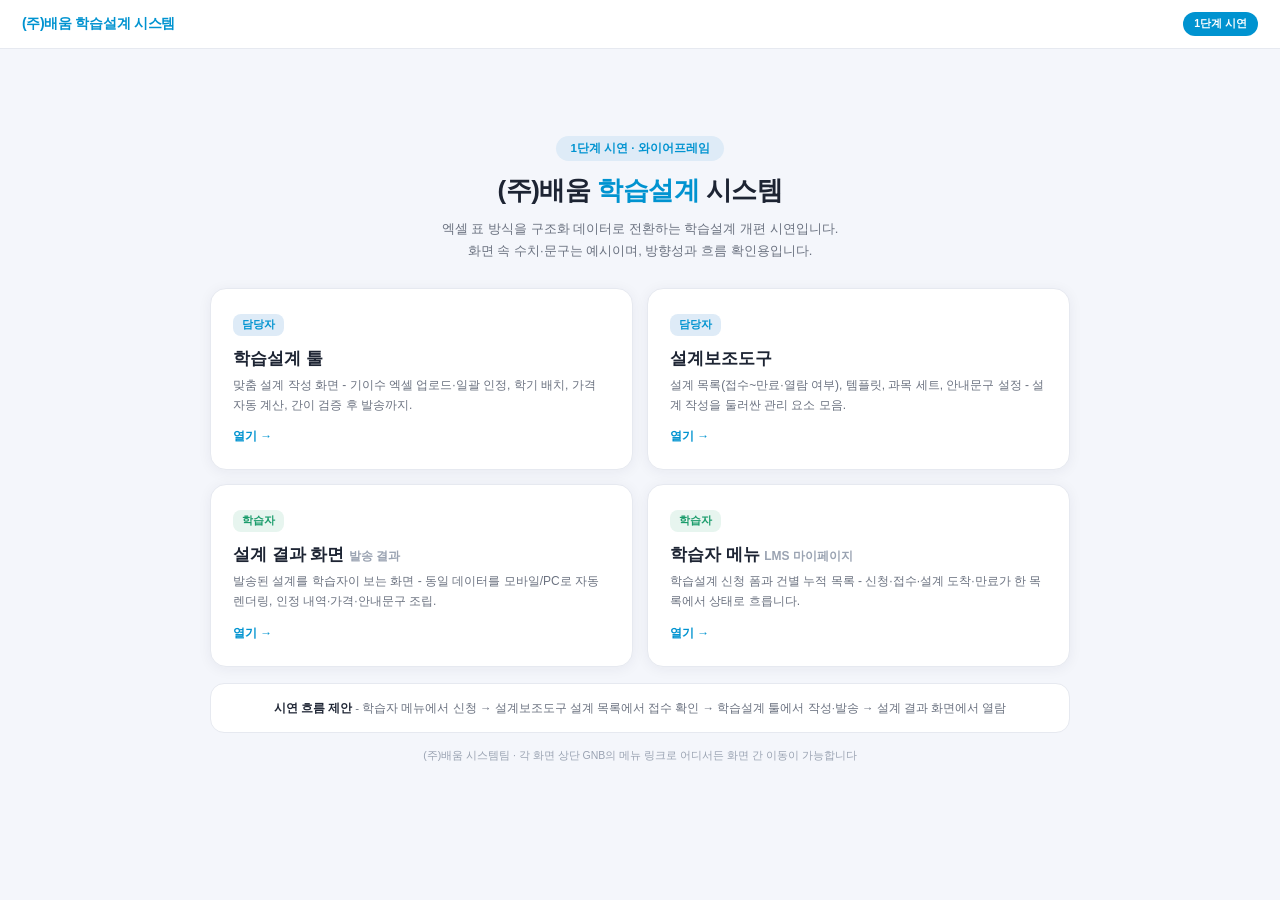
<file: learning-plan/index.html>
<!DOCTYPE html>
<html lang="ko">
<head>
<meta charset="UTF-8">
<meta name="viewport" content="width=device-width, initial-scale=1.0">
<title>학습설계</title>
<link rel="stylesheet" href="../assets/tokens.css">
<style>
  :root{
    --main:var(--baeron-main); --mid:var(--baeron-mid); --soft:var(--baeron-soft);
    --ink:#1d2433; --gray:#6b7280; --gray-light:#9aa3b2; --line:#e6e9f0;
    --bg:#f4f6fb; --green:#1a9c6b; --violet:#7c4fe0; --amber:#b07c10;
  }
  *{box-sizing:border-box;margin:0;padding:0;}
  .gnb{display:flex;align-items:center;justify-content:space-between;background:#fff;border-bottom:1px solid var(--line);padding:12px 22px;position:fixed;top:0;left:0;right:0;z-index:80;}
  .gnb-logo{font-size:14px;font-weight:800;color:var(--main);text-decoration:none;letter-spacing:-.3px;}
  .gnb-tag{font-size:10.5px;font-weight:800;color:#fff;background:var(--main);border-radius:20px;padding:4px 11px;}

  body{font-family:'Pretendard','Apple SD Gothic Neo','Malgun Gothic',sans-serif;background:var(--bg);color:var(--ink);line-height:1.5;-webkit-font-smoothing:antialiased;min-height:100vh;display:flex;align-items:center;justify-content:center;padding:24px;}
  .wrap{width:100%;max-width:860px;}
  .head{text-align:center;margin-bottom:26px;}
  .head .tag{display:inline-block;background:var(--soft);color:var(--main);font-size:11.5px;font-weight:800;border-radius:20px;padding:4px 14px;margin-bottom:10px;}
  .head h1{font-size:26px;font-weight:800;letter-spacing:-.5px;}
  .head h1 b{color:var(--main);}
  .head .desc{font-size:13px;color:var(--gray);margin-top:8px;line-height:1.7;}
  .cards{display:grid;grid-template-columns:1fr 1fr;gap:14px;}
  .card{background:#fff;border:1.5px solid var(--line);border-radius:16px;padding:22px;text-decoration:none;color:var(--ink);display:block;transition:border-color .15s, transform .15s;box-shadow:0 2px 14px rgba(27,42,74,.06);}
  .card:hover{border-color:var(--main);transform:translateY(-2px);}
  .card .who{display:inline-block;font-size:10.5px;font-weight:800;border-radius:8px;padding:3px 9px;margin-bottom:10px;}
  .who.staff{background:var(--soft);color:var(--main);}
  .who.stu{background:#e7f5ef;color:var(--green);}
  .card h2{font-size:16.5px;font-weight:800;margin-bottom:5px;}
  .card h2 span{color:var(--gray-light);font-weight:600;font-size:12px;}
  .card p{font-size:12px;color:var(--gray);line-height:1.65;}
  .card .go{display:inline-block;margin-top:12px;font-size:12px;font-weight:800;color:var(--main);}
  .flow{background:#fff;border:1.5px solid var(--line);border-radius:14px;padding:14px 18px;margin-top:16px;font-size:11.5px;color:var(--gray);text-align:center;line-height:1.8;}
  .flow b{color:var(--ink);}
  .foot{text-align:center;font-size:10.5px;color:var(--gray-light);margin-top:14px;line-height:1.7;}
  @media(max-width:640px){.cards{grid-template-columns:1fr;}}
</style>
</head>
<body>
<div class="gnb"><a href="index.html" class="gnb-logo">(주)배움 학습설계 시스템</a><span class="gnb-tag">1단계 시연</span></div>
<div class="wrap">
  <div class="head">
    <span class="tag">1단계 시연 · 와이어프레임</span>
    <h1>(주)배움 <b>학습설계</b> 시스템</h1>
    <div class="desc">엑셀 표 방식을 구조화 데이터로 전환하는 학습설계 개편 시연입니다.<br>화면 속 수치·문구는 예시이며, 방향성과 흐름 확인용입니다.</div>
  </div>

  <div class="cards">
    <a class="card" href="builder.html">
      <span class="who staff">담당자</span>
      <h2>학습설계 툴</h2>
      <p>맞춤 설계 작성 화면 - 기이수 엑셀 업로드·일괄 인정, 학기 배치, 가격 자동 계산, 간이 검증 후 발송까지.</p>
      <span class="go">열기 →</span>
    </a>
    <a class="card" href="admin.html">
      <span class="who staff">담당자</span>
      <h2>설계보조도구</h2>
      <p>설계 목록(접수~만료·열람 여부), 템플릿, 과목 세트, 안내문구 설정 - 설계 작성을 둘러싼 관리 요소 모음.</p>
      <span class="go">열기 →</span>
    </a>
    <a class="card" href="builder.html?view=student">
      <span class="who stu">학습자</span>
      <h2>설계 결과 화면 <span>발송 결과</span></h2>
      <p>발송된 설계를 학습자이 보는 화면 - 동일 데이터를 모바일/PC로 자동 렌더링, 인정 내역·가격·안내문구 조립.</p>
      <span class="go">열기 →</span>
    </a>
    <a class="card" href="learner.html">
      <span class="who stu">학습자</span>
      <h2>학습자 메뉴 <span>LMS 마이페이지</span></h2>
      <p>학습설계 신청 폼과 건별 누적 목록 - 신청·접수·설계 도착·만료가 한 목록에서 상태로 흐릅니다.</p>
      <span class="go">열기 →</span>
    </a>
  </div>

  <div class="flow"><b>시연 흐름 제안</b> - 학습자 메뉴에서 신청 → 설계보조도구 설계 목록에서 접수 확인 → 학습설계 툴에서 작성·발송 → 설계 결과 화면에서 열람</div>
  <div class="foot">(주)배움 시스템팀 · 각 화면 상단 GNB의 메뉴 링크로 어디서든 화면 간 이동이 가능합니다</div>
</div>
</body>
</html>
</file>
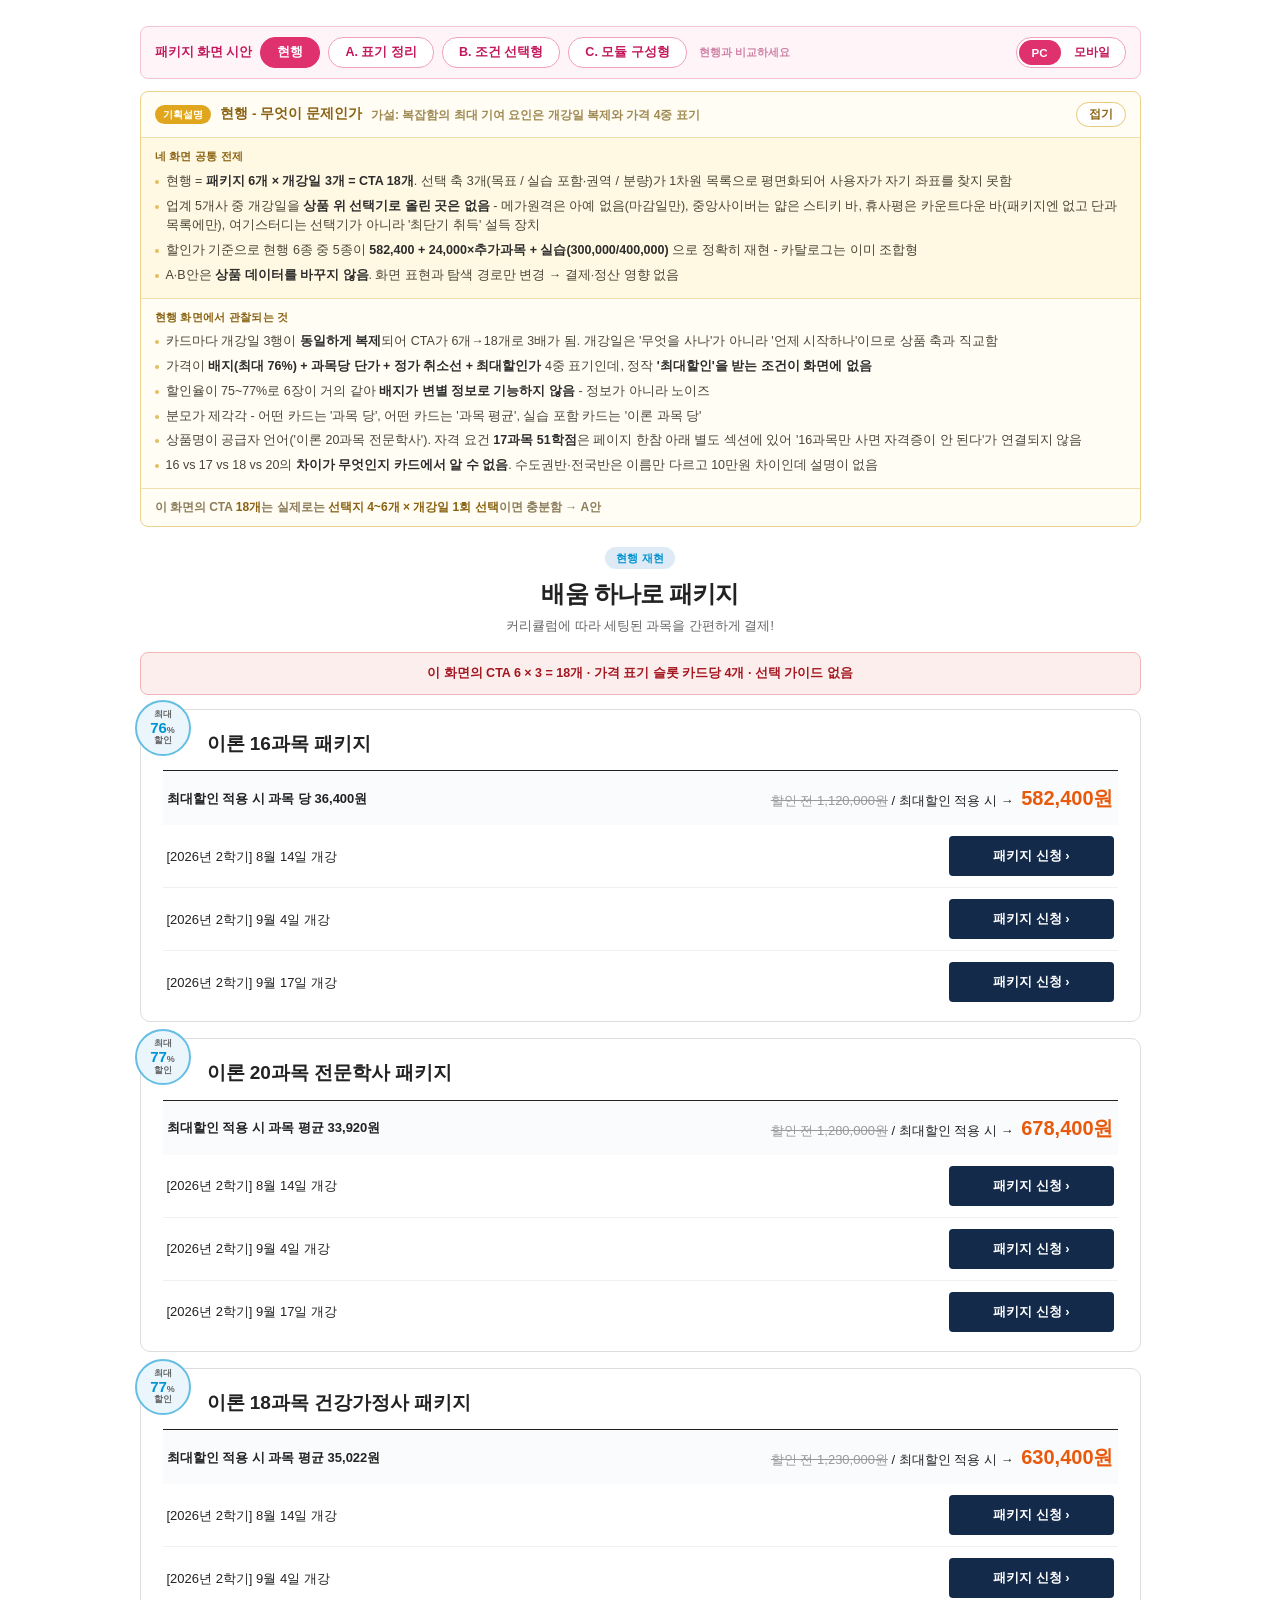
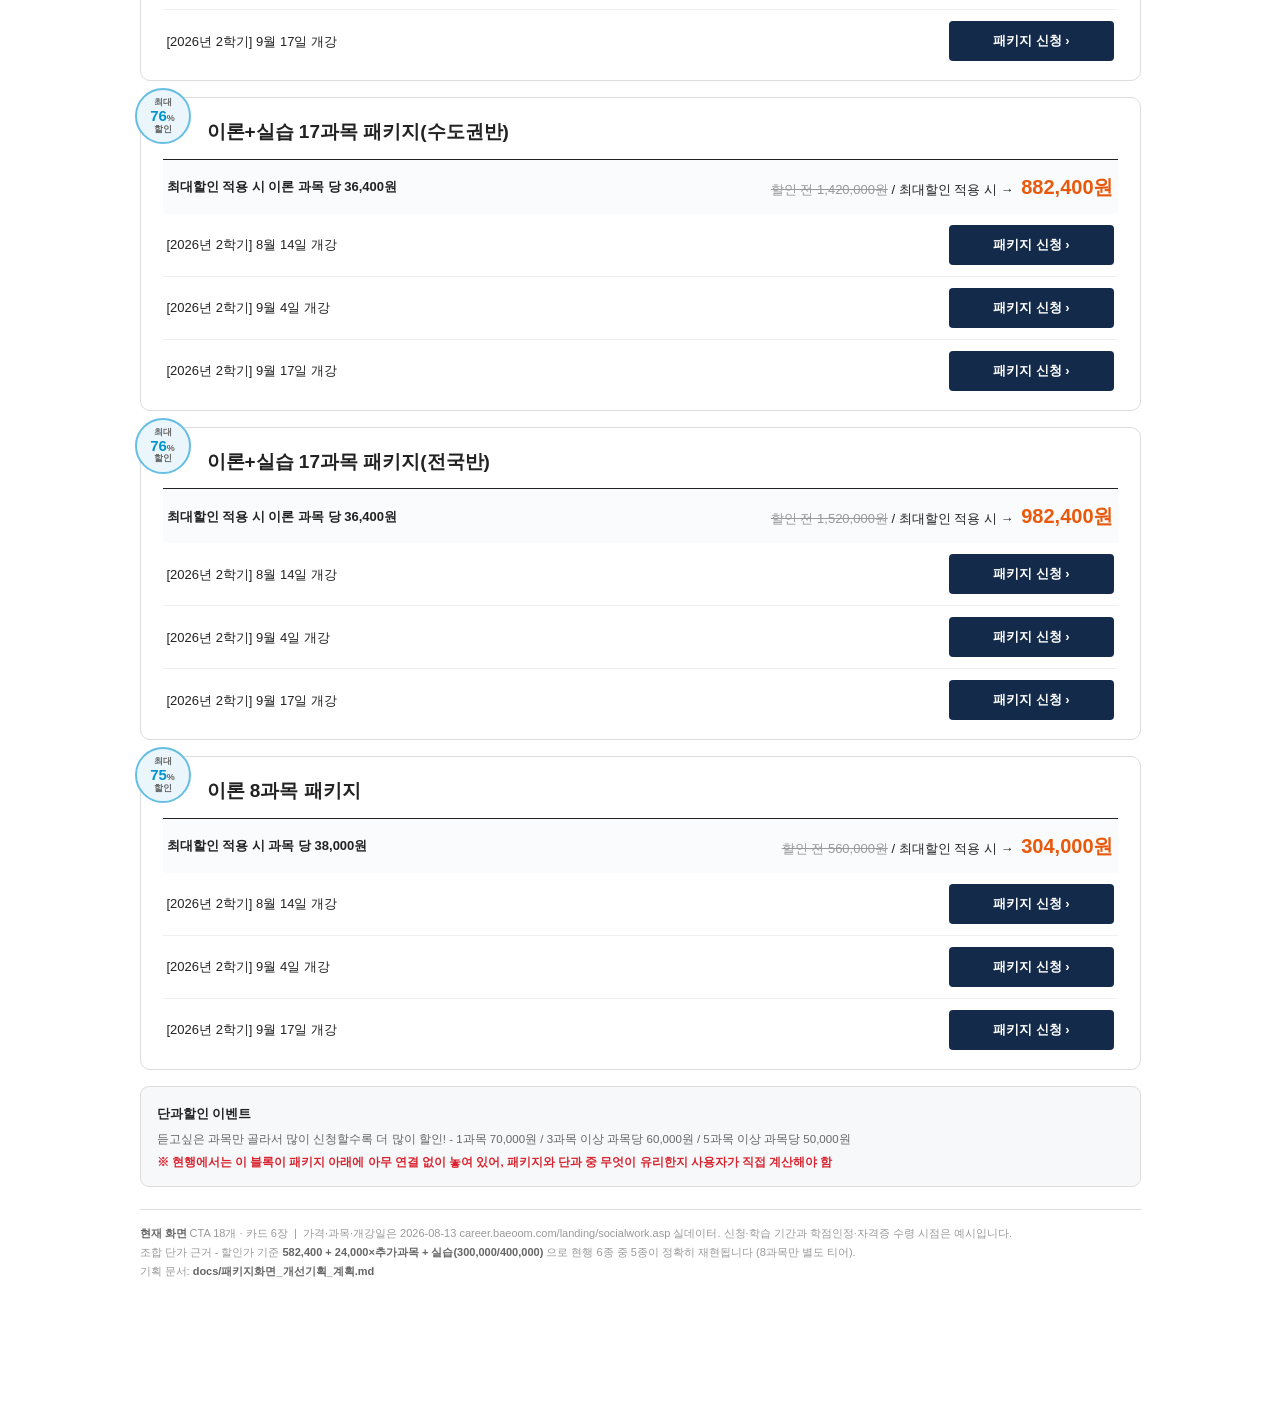
<file: packages/index.html>
<!DOCTYPE html>
<html lang="ko">
<head>
<meta charset="UTF-8">
<meta name="viewport" content="width=device-width, initial-scale=1.0">
<title>패키지 화면 개선</title>
<link rel="stylesheet" href="../assets/tokens.css">
<script src="../assets/packages.js"></script>
<style>
  :root{
    --main:var(--baeron-main); --mid:var(--baeron-mid); --soft:var(--baeron-soft);
    --ink:#222; --gray:#666; --gray-light:#999; --line:#ddd; --line-dark:#bbb;
    --bg:#fff; --panel:#f7f8fa; --red:#d9232e; --red-soft:#fdeeee;
    --ok:#1a9c6b; --ok-soft:#e8f6f0;
  }
  *{box-sizing:border-box;margin:0;padding:0;}
  body{font-family:'Pretendard','Apple SD Gothic Neo','Malgun Gothic',sans-serif;background:#fff;color:var(--ink);line-height:1.5;-webkit-font-smoothing:antialiased;}
  .wrap{max-width:1041px;margin:0 auto;padding:26px 20px 120px;}

  /* ── 시연 전용 컨트롤 (브랜드 컬러와 의도적으로 다른 톤) ── */
  .lay-switch{display:flex;align-items:center;gap:8px;flex-wrap:wrap;background:#fff5f9;border:1px solid #f3c4d8;border-radius:8px;padding:10px 14px;margin-bottom:12px;}
  .lay-switch>span{font-size:12.5px;font-weight:800;color:#c2185b;}
  .lay-switch em{font-style:normal;font-size:11px;font-weight:600;color:#d081a5;margin-left:4px;}
  .lay-switch button{border:1px solid #f0a0c0;background:#fff;border-radius:15px;font-family:inherit;font-size:12.5px;font-weight:700;color:#c2185b;padding:6px 16px;cursor:pointer;}
  .lay-switch button:hover{background:#ffe3ef;}
  .lay-switch button.act{background:#e0316f;border-color:#e0316f;color:#fff;}
  .lay-switch .dev{margin-left:auto;display:flex;background:#fff;border:1px solid #f0a0c0;border-radius:15px;padding:2px;}
  .lay-switch .dev button{border:none;padding:5px 13px;font-size:11.5px;}
  .lay-switch .dev button.act{background:#e0316f;color:#fff;}

  /* 2차 전환 - 개강일 배치 비교 */
  .sub-switch{display:flex;align-items:center;gap:8px;flex-wrap:wrap;background:#f4f7ff;border:1px solid #c9d6f5;border-radius:8px;padding:9px 14px;margin-bottom:12px;}
  .sub-switch>span{font-size:12.5px;font-weight:800;color:#2b4b9b;}
  .sub-switch em{font-style:normal;font-size:11px;font-weight:600;color:#7f92c4;margin-left:4px;}
  .sub-switch button{border:1px solid #a8bcea;background:#fff;border-radius:15px;font-family:inherit;font-size:12.5px;font-weight:700;color:#2b4b9b;padding:6px 15px;cursor:pointer;}
  .sub-switch button:hover{background:#e6edff;}
  .sub-switch button.act{background:#2b4b9b;border-color:#2b4b9b;color:#fff;}
  .sub-switch .rec{font-size:10px;font-weight:800;background:#2b4b9b;color:#fff;border-radius:8px;padding:1px 6px;margin-left:4px;}

  /* 기획설명 */
  .lay-note{border:1px solid #ecd28a;border-radius:8px;background:#fffdf4;margin:0 0 18px;}
  .ln-head{display:flex;align-items:center;gap:9px;flex-wrap:wrap;padding:10px 14px;border-bottom:1px solid #f2e0ac;}
  .ln-tag{background:#e0a71e;color:#fff;font-size:10px;font-weight:800;border-radius:10px;padding:2px 8px;letter-spacing:.02em;}
  .ln-head b{font-size:13.5px;font-weight:800;color:#8a6212;}
  .ln-hyp{font-size:12px;font-weight:600;color:#a08a54;}
  .ln-tog{margin-left:auto;border:1px solid #e6c878;background:#fff;border-radius:13px;font-family:inherit;font-size:11.5px;font-weight:700;color:#8a6212;padding:4px 12px;cursor:pointer;}
  .ln-tog:hover{background:#fdf3d8;}
  .ln-sec{padding:11px 14px 12px;}
  .ln-sec.shade{background:#fff8e2;border-bottom:1px solid #f2e0ac;}
  .ln-sec h4{font-size:10.5px;font-weight:800;color:#8a6212;letter-spacing:.03em;margin-bottom:7px;}
  .ln-sec ul{list-style:none;display:flex;flex-direction:column;gap:5px;}
  .ln-sec li{font-size:12.5px;line-height:1.58;color:#4a4436;padding-left:11px;position:relative;}
  .ln-sec li::before{content:"";position:absolute;left:0;top:8px;width:4px;height:4px;border-radius:50%;background:#e5bf5e;}
  .ln-sec li b{font-weight:800;color:#2b2b2b;}
  .ln-foot{padding:9px 14px;border-top:1px solid #f2e0ac;font-size:12px;line-height:1.6;color:#8d7d5b;font-weight:600;}
  .ln-foot b{color:#8a6212;font-weight:800;}

  /* ── 디바이스 프레임 ── */
  #stage{margin-top:4px;}
  #shellA,#shellB,#shellC{display:none;}
  #stage.mo{max-width:390px;margin:4px auto 0;border:9px solid #2c3038;border-radius:30px;padding:14px 12px 22px;background:#fff;box-shadow:0 8px 30px rgba(0,0,0,.14);}
  #stage.mo .sec-head h2{font-size:19px;}
  #stage.mo .cards{grid-template-columns:1fr;}
  #stage.mo .rounds{flex-direction:column;}
  #stage.mo .q-opts{flex-direction:column;}
  #stage.mo .cur-row{flex-direction:column;align-items:stretch;gap:8px;}
  #stage.mo .cur-row .cur-cta{width:100%;}
  #stage.mo .alts{grid-template-columns:1fr;}
  #stage.mo .cfg-grid{grid-template-columns:1fr;}
  #stage.mo .gauge{grid-template-columns:1fr;}
  #stage.mo .rb-detail{flex-direction:column;gap:7px;}
  #stage.mo .rb-detail div{border-left:none;padding:0;display:flex;justify-content:space-between;align-items:baseline;}
  #stage.mo .rb-detail div i{margin-bottom:0;}
  #stage.mo .sub-pick button{font-size:11px;white-space:nowrap;padding:8px 2px;}
  #stage.mo .perks div{border-left:none;border-top:1px solid var(--line);}
  #stage.mo .perks div:first-child{border-top:none;}
  #stage.mo .pc-only{display:none;}

  /* ── 공통 섹션 헤더 ── */
  .sec-head{text-align:center;margin-bottom:16px;}
  .sec-head .kicker{display:inline-block;background:var(--soft);color:var(--main);font-size:11px;font-weight:800;border-radius:12px;padding:3px 11px;margin-bottom:7px;}
  .sec-head h2{font-size:24px;font-weight:800;letter-spacing:-.8px;}
  .sec-head p{font-size:12.5px;color:var(--gray);margin-top:5px;}
  .demo-note{font-size:11px;color:var(--gray-light);text-align:center;margin-top:8px;line-height:1.6;}

  /* ══ 현행 재현 ══ */
  .cur-pkg{border:1px solid var(--line);border-radius:10px;margin-bottom:16px;position:relative;padding:20px 22px 8px;}
  .cur-badge{position:absolute;left:-6px;top:-10px;width:56px;height:56px;border-radius:50%;background:#eaf6fc;border:2px solid var(--mid);display:flex;flex-direction:column;align-items:center;justify-content:center;line-height:1.1;}
  .cur-badge i{font-style:normal;font-size:9px;font-weight:700;color:var(--gray);}
  .cur-badge b{font-size:15px;font-weight:800;color:var(--main);}
  .cur-badge s{text-decoration:none;font-size:9px;font-weight:700;color:var(--gray);}
  .cur-pkg h3{font-size:19px;font-weight:800;padding-left:44px;padding-bottom:12px;border-bottom:1px solid var(--ink);}
  .cur-price{display:flex;justify-content:space-between;align-items:center;gap:12px;flex-wrap:wrap;background:#fafbfc;padding:12px 4px;font-size:13px;}
  .cur-price .per{font-weight:700;}
  .cur-price .right s{color:var(--gray-light);}
  .cur-price .right b{font-size:20px;font-weight:800;color:#e8590c;margin-left:4px;}
  .cur-row{display:flex;justify-content:space-between;align-items:center;gap:12px;padding:11px 4px;border-bottom:1px solid #f0f0f0;font-size:13px;}
  .cur-row:last-child{border-bottom:none;}
  .cur-cta{background:#132a4a;color:#fff;border:none;border-radius:4px;font-family:inherit;font-size:13px;font-weight:800;padding:11px 44px;cursor:pointer;}
  .cur-count{background:var(--red-soft);border:1px solid #f3b5b8;border-radius:8px;padding:11px 14px;font-size:12.5px;font-weight:700;color:#a3161f;margin-bottom:14px;text-align:center;}

  /* ══ 개강일 독립 바 (A·B·C 공통) ══ */
  .round-bar{border:1px solid var(--line);border-radius:10px;padding:14px 16px;margin-bottom:18px;background:var(--panel);}
  .rb-top{display:flex;align-items:center;gap:10px;flex-wrap:wrap;margin-bottom:11px;}
  .rb-top b{font-size:13px;font-weight:800;}
  .rb-top span{font-size:11.5px;color:var(--gray);}
  .rounds{display:flex;gap:8px;}
  .round{flex:1;border:1.5px solid var(--line);background:#fff;border-radius:8px;padding:10px 12px;cursor:pointer;font-family:inherit;text-align:left;}
  .round.act{border-color:var(--main);background:#eef7fc;}
  .round .r1{font-size:10.5px;color:var(--gray-light);font-weight:700;}
  .round .r2{font-size:16px;font-weight:800;color:var(--gray);margin-top:1px;}
  .round.act .r2{color:var(--main);}
  .round .r3{font-size:10.5px;color:var(--gray-light);margin-top:3px;}
  .rb-detail{display:flex;gap:0;margin-top:11px;border-top:1px dashed var(--line);padding-top:10px;flex-wrap:wrap;}
  .rb-detail div{flex:1;min-width:110px;font-size:11.5px;padding:0 10px;border-left:1px solid var(--line);}
  .rb-detail div:first-child{border-left:none;padding-left:0;}
  .rb-detail div i{font-style:normal;display:block;color:var(--gray-light);font-size:10.5px;font-weight:700;margin-bottom:2px;}
  .rb-detail div b{font-weight:800;}
  .rb-hint{font-size:10.5px;color:var(--gray-light);margin-top:8px;}
  .rb-fake{background:var(--red-soft);border:1px solid #f3b5b8;border-radius:6px;padding:8px 11px;font-size:11.5px;font-weight:700;color:#a3161f;margin-top:10px;line-height:1.55;}

  /* 개강일 - 얇은 공지 띠 (권고안) */
  .round-strip{display:flex;align-items:center;gap:10px;flex-wrap:wrap;border:1px solid var(--line);border-left:4px solid var(--main);border-radius:6px;background:var(--panel);padding:10px 15px;margin-bottom:16px;}
  .round-strip .rs-term{font-size:11.5px;font-weight:800;color:var(--main);}
  .round-strip .rs-main{font-size:13px;font-weight:800;}
  .round-strip .rs-hot{font-size:10.5px;font-weight:800;color:var(--red);border:1px solid var(--red);border-radius:3px;padding:1px 6px;}
  .round-strip .rs-next{font-size:11.5px;color:var(--gray);margin-left:auto;}
  .round-strip .rs-next b{color:var(--ink);font-weight:700;}

  /* 개강일 - 카드 내 드롭다운 (권고안) */
  .round-pick{margin-top:11px;padding-top:11px;border-top:1px dashed var(--line);}
  .round-pick label{display:block;font-size:11px;font-weight:800;color:var(--gray);margin-bottom:5px;}
  .round-pick select{width:100%;border:1.5px solid var(--line-dark);border-radius:6px;font-family:inherit;font-size:12.5px;font-weight:700;color:var(--ink);padding:9px 10px;background:#fff;cursor:pointer;}
  .round-pick .rp-dates{font-size:11px;color:var(--gray);margin-top:6px;line-height:1.55;}
  .round-pick .rp-dates b{color:var(--main);font-weight:800;}

  /* ══ 요건 게이지 ══ */
  .req{border:1.5px solid var(--main);border-radius:10px;padding:15px 17px;margin-bottom:18px;}
  .req-head{display:flex;align-items:baseline;gap:9px;flex-wrap:wrap;margin-bottom:12px;}
  .req-head b{font-size:13.5px;font-weight:800;}
  .req-head span{font-size:11.5px;color:var(--gray);}
  .req-head .tot{margin-left:auto;font-size:12px;font-weight:800;color:var(--main);}
  .gauge{display:grid;grid-template-columns:repeat(3,1fr);gap:11px;}
  .g-item .g-lab{display:flex;justify-content:space-between;align-items:baseline;font-size:12px;margin-bottom:5px;}
  .g-item .g-lab i{font-style:normal;font-weight:700;}
  .g-item .g-lab b{font-weight:800;color:var(--gray-light);font-size:12.5px;}
  .g-item.fill .g-lab b{color:var(--ok);}
  .g-bar{height:8px;border-radius:5px;background:#eef0f3;overflow:hidden;}
  .g-bar i{display:block;height:100%;background:var(--main);border-radius:5px;transition:width .25s;}
  .g-item.fill .g-bar i{background:var(--ok);}
  .g-item .g-sub{font-size:10.5px;color:var(--gray-light);margin-top:4px;}

  /* ══ 공통 혜택 스트립 (카드 밖) ══ */
  .perks{display:flex;gap:0;border:1px solid var(--line);border-radius:8px;background:var(--panel);margin-bottom:16px;flex-wrap:wrap;}
  .perks div{flex:1;min-width:150px;font-size:11.5px;color:var(--gray);padding:10px 14px;border-left:1px solid var(--line);}
  .perks div:first-child{border-left:none;}
  .perks div b{color:var(--ink);font-weight:700;}

  /* ══ 개선 카드 (A·B 공통) ══ */
  .cards{display:grid;grid-template-columns:1fr 1fr;gap:12px;}
  .pcard{border:1.5px solid var(--line);border-radius:10px;padding:17px 18px;display:flex;flex-direction:column;background:#fff;}
  .pcard.hero{grid-column:1/-1;border-color:var(--main);border-width:2px;background:#fbfdff;}
  .pcard .compo{font-size:11.5px;font-weight:700;color:var(--gray);}
  .pcard h3{font-size:18px;font-weight:800;letter-spacing:-.4px;margin:2px 0 8px;}
  .pcard.hero h3{font-size:22px;}
  .pcard .who{display:inline-block;align-self:flex-start;background:var(--soft);color:var(--main);font-size:11px;font-weight:700;border-radius:12px;padding:3px 10px;margin-bottom:11px;}
  .pcard .price{margin-top:auto;padding-top:11px;border-top:1px dashed var(--line);}
  .pcard .price s{font-size:12px;color:var(--gray-light);}
  .pcard .price b{display:block;font-size:24px;font-weight:800;color:var(--ink);letter-spacing:-.6px;}
  .pcard .price .per{font-size:11.5px;color:var(--gray);margin-top:2px;}
  .pcard .price2{display:flex;gap:0;margin-top:9px;border:1px solid var(--line);border-radius:7px;overflow:hidden;}
  .pcard .price2 div{flex:1;padding:8px 10px;border-left:1px solid var(--line);}
  .pcard .price2 div:first-child{border-left:none;}
  .pcard .price2 i{font-style:normal;display:block;font-size:10.5px;color:var(--gray-light);font-weight:700;}
  .pcard .price2 b{font-size:15px;font-weight:800;}
  .pcard .price2 s{font-size:10.5px;color:var(--gray-light);display:block;}
  .pcard .ctas{display:flex;gap:7px;margin-top:12px;}
  .pcard .ctas button{flex:1;border-radius:6px;font-family:inherit;font-size:12.5px;font-weight:800;padding:11px 6px;cursor:pointer;}
  .btn-ask{background:var(--main);border:none;color:#fff;}
  .btn-buy{background:#fff;border:1.5px solid var(--ink);color:var(--ink);}
  .mini-g{display:flex;gap:5px;flex-wrap:wrap;margin-bottom:10px;}
  .mini-g span{font-size:10.5px;font-weight:700;border-radius:5px;padding:2px 7px;background:#eef0f3;color:var(--gray);}
  .mini-g span.ok{background:var(--ok-soft);color:var(--ok);}
  .mini-g span.no{background:var(--red-soft);color:var(--red);}

  /* 애드온 설명 밴드 (건강가정사 - 상품 대신 설명) */
  .addon-band{display:flex;align-items:center;gap:14px;border:1px solid var(--mid);background:var(--soft);border-radius:9px;padding:13px 17px;margin-top:14px;flex-wrap:wrap;}
  .addon-band .ab-t{flex:1;min-width:240px;font-size:12.5px;line-height:1.6;}
  .addon-band .ab-t b{color:var(--main);font-weight:800;}
  .addon-band button{background:#fff;border:1px solid var(--main);color:var(--main);border-radius:6px;font-family:inherit;font-size:12px;font-weight:800;padding:9px 15px;cursor:pointer;}

  /* 트랙 분리 */
  .tracks{display:grid;grid-template-columns:1fr 1fr;gap:12px;margin-top:18px;}
  .track{border:1.5px solid var(--line);border-radius:10px;padding:15px 17px;}
  .track.sel{border-color:var(--main);background:#fbfdff;}
  .track h4{font-size:14.5px;font-weight:800;margin-bottom:4px;}
  .track .tsub{font-size:11.5px;color:var(--gray);margin-bottom:10px;}
  .track ul{list-style:none;font-size:12px;color:var(--gray);line-height:1.75;}
  .track ul li::before{content:"· ";color:var(--main);font-weight:800;}
  .track .tprice{font-size:13px;font-weight:800;margin-top:9px;padding-top:9px;border-top:1px dashed var(--line);}
  .track .tprice b{color:var(--main);font-size:16px;}
  @media(max-width:760px){.tracks{grid-template-columns:1fr;}.cards{grid-template-columns:1fr;}}

  /* ══ B안 셀렉터 ══ */
  .sel-box{border:1.5px solid var(--main);border-radius:12px;padding:18px 20px;margin-bottom:18px;background:#fbfdff;}
  .sel-box h3{font-size:15px;font-weight:800;margin-bottom:3px;}
  .sel-box .sh{font-size:12px;color:var(--gray);margin-bottom:14px;}
  .q{margin-bottom:13px;}
  .q .qt{font-size:12.5px;font-weight:800;margin-bottom:6px;}
  .q .qt em{font-style:normal;font-weight:600;color:var(--gray-light);font-size:11px;margin-left:5px;}
  .q-opts{display:flex;gap:7px;}
  .q-opts button{flex:1;border:1.5px solid var(--line);background:#fff;border-radius:8px;font-family:inherit;font-size:12.5px;font-weight:700;color:var(--gray);padding:11px 8px;cursor:pointer;line-height:1.35;}
  .q-opts button small{display:block;font-size:10.5px;font-weight:600;color:var(--gray-light);margin-top:2px;}
  .q-opts button.act{background:var(--main);border-color:var(--main);color:#fff;}
  .q-opts button.act small{color:rgba(255,255,255,.85);}
  .sel-warn{background:#fff8e2;border:1px solid #ecd28a;border-radius:7px;padding:10px 13px;font-size:12px;line-height:1.6;color:#7a5a12;margin-top:4px;}
  .sel-warn b{font-weight:800;}
  .rec-lead{display:flex;align-items:baseline;gap:8px;margin:20px 0 10px;flex-wrap:wrap;}
  .rec-lead b{font-size:14.5px;font-weight:800;}
  .rec-lead span{font-size:11.5px;color:var(--gray);}
  .alts{display:grid;grid-template-columns:1fr 1fr;gap:10px;margin-top:11px;}
  .alt{border:1px solid var(--line);border-radius:9px;padding:13px 15px;}
  .alt .compo{font-size:11px;color:var(--gray-light);font-weight:700;}
  .alt h4{font-size:14px;font-weight:800;margin:1px 0 6px;}
  .alt .ap{font-size:15px;font-weight:800;}
  .alt .ap s{font-size:11px;color:var(--gray-light);font-weight:600;margin-left:5px;}
  .alt .aw{font-size:11px;color:var(--gray);margin-top:4px;line-height:1.5;}
  .alt button{width:100%;margin-top:9px;border:1px solid var(--line-dark);background:#fff;border-radius:6px;font-family:inherit;font-size:11.5px;font-weight:700;color:var(--gray);padding:8px;cursor:pointer;}
  .see-all{width:100%;border:1px dashed var(--line-dark);background:#fff;border-radius:8px;font-family:inherit;font-size:12.5px;font-weight:700;color:var(--gray);padding:12px;cursor:pointer;margin-top:12px;}
  /* 학기 플랜 미리보기 */
  .plan-prev{border:1px solid var(--line);border-radius:9px;padding:14px 16px;margin-top:12px;}
  .plan-prev .pp-t{font-size:12.5px;font-weight:800;margin-bottom:10px;}
  .pp-track{display:flex;gap:7px;align-items:stretch;flex-wrap:wrap;}
  .pp-step{flex:1;min-width:110px;border:1px solid var(--line);border-radius:7px;padding:9px 11px;background:var(--panel);}
  .pp-step i{font-style:normal;display:block;font-size:10.5px;font-weight:800;color:var(--main);}
  .pp-step b{display:block;font-size:12.5px;font-weight:800;margin-top:2px;}
  .pp-step small{display:block;font-size:10.5px;color:var(--gray-light);margin-top:1px;}
  .pp-step.goal{background:var(--ok-soft);border-color:#b7e2d1;}
  .pp-step.goal i{color:var(--ok);}

  /* ══ C안 구성기 ══ */
  .cfg-grid{display:grid;grid-template-columns:1fr 340px;gap:16px;align-items:start;}
  .cfg-main{border:1.5px solid var(--line);border-radius:12px;padding:18px 20px;}
  .cfg-base{border:1.5px solid var(--main);border-radius:9px;padding:14px 16px;background:#fbfdff;margin-bottom:8px;}
  .cfg-base .cb-t{font-size:11.5px;font-weight:800;color:var(--main);}
  .cfg-base h4{font-size:16px;font-weight:800;margin:2px 0 3px;}
  .cfg-base p{font-size:11.5px;color:var(--gray);}
  .base-sw{display:flex;gap:7px;margin-top:10px;}
  .base-sw button{flex:1;border:1.5px solid var(--line);background:#fff;border-radius:7px;font-family:inherit;font-size:12px;font-weight:700;color:var(--gray);padding:9px 6px;cursor:pointer;line-height:1.3;}
  .base-sw button small{display:block;font-size:10.5px;font-weight:600;color:var(--gray-light);}
  .base-sw button.act{background:var(--main);border-color:var(--main);color:#fff;}
  .base-sw button.act small{color:rgba(255,255,255,.85);}
  .cfg-plus{text-align:center;font-size:16px;font-weight:800;color:var(--line-dark);margin:6px 0;}
  .addon{display:flex;align-items:flex-start;gap:11px;border:1.5px solid var(--line);border-radius:9px;padding:13px 15px;margin-bottom:8px;cursor:pointer;}
  .addon.on{border-color:var(--main);background:#fbfdff;}
  .addon input{width:17px;height:17px;accent-color:var(--main);margin-top:2px;flex-shrink:0;cursor:pointer;}
  .addon .ad-b{flex:1;min-width:0;}
  .addon .ad-b b{font-size:13.5px;font-weight:800;display:block;}
  .addon .ad-b small{font-size:11.5px;color:var(--gray);display:block;margin-top:2px;line-height:1.5;}
  .addon .ad-p{text-align:right;font-size:13px;font-weight:800;white-space:nowrap;}
  .addon .ad-p s{display:block;font-size:10.5px;color:var(--gray-light);font-weight:600;}
  .sub-pick{display:flex;gap:6px;margin-top:9px;}
  .sub-pick button{flex:1;border:1.5px solid var(--line);background:#fff;border-radius:6px;font-family:inherit;font-size:11.5px;font-weight:700;color:var(--gray);padding:8px 4px;cursor:pointer;}
  .sub-pick button.act{background:var(--ink);border-color:var(--ink);color:#fff;}
  .cfg-side{border:1.5px solid var(--ink);border-radius:12px;padding:17px 19px;position:sticky;top:12px;}
  .cfg-side h4{font-size:13.5px;font-weight:800;margin-bottom:11px;padding-bottom:9px;border-bottom:1px solid var(--line);}
  .cs-row{display:flex;justify-content:space-between;gap:10px;font-size:12.5px;padding:6px 0;}
  .cs-row .k{color:var(--gray);}
  .cs-row .v{font-weight:700;text-align:right;}
  .cs-row.dim .k,.cs-row.dim .v{color:var(--gray-light);}
  .cs-tot{border-top:2px solid var(--ink);margin-top:9px;padding-top:11px;}
  .cs-tot .l{font-size:11.5px;color:var(--gray-light);text-align:right;}
  .cs-tot .l s{color:var(--gray-light);}
  .cs-tot .big{font-size:27px;font-weight:800;text-align:right;letter-spacing:-.8px;color:var(--main);}
  .cs-tot .per{font-size:11.5px;color:var(--gray);text-align:right;margin-top:1px;}
  .cs-state{border-radius:7px;padding:10px 12px;font-size:12px;font-weight:700;line-height:1.55;margin-top:12px;}
  .cs-state.ok{background:var(--ok-soft);color:var(--ok);}
  .cs-state.no{background:var(--red-soft);color:var(--red);}
  .cs-match{font-size:11px;color:var(--gray-light);margin-top:8px;line-height:1.55;}
  .cfg-side .ctas{display:flex;flex-direction:column;gap:7px;margin-top:13px;}
  .cfg-side .ctas button{border-radius:6px;font-family:inherit;font-size:13px;font-weight:800;padding:12px;cursor:pointer;}
  @media(max-width:900px){.cfg-grid{grid-template-columns:1fr;}.cfg-side{position:static;}}

  /* 단과 비교 */
  .single-box{border:1px solid var(--line);border-radius:9px;padding:14px 16px;margin-top:16px;background:var(--panel);}
  .single-box b{font-size:12.5px;font-weight:800;}
  .single-box p{font-size:11.5px;color:var(--gray);margin-top:5px;line-height:1.6;}
  .single-box table{width:100%;border-collapse:collapse;font-size:12px;margin-top:9px;background:#fff;}
  .single-box th,.single-box td{border:1px solid var(--line);padding:7px 9px;text-align:center;}
  .single-box th{background:#fff;font-size:11px;color:var(--gray);font-weight:700;}
  .single-box td.win{background:var(--ok-soft);color:var(--ok);font-weight:800;}

  /* ══ 과정 분류 네비 (관리자 패키지관리 '분류' 13종) ══ */
  .cat-nav{border:1px solid var(--line);border-radius:10px;margin-bottom:18px;overflow:hidden;}
  .cat-head{display:flex;align-items:baseline;gap:8px;flex-wrap:wrap;background:var(--panel);border-bottom:1px solid var(--line);padding:9px 14px;}
  .cat-head b{font-size:12.5px;font-weight:800;}
  .cat-head span{font-size:11px;color:var(--gray-light);}
  .cat-grp{display:flex;gap:12px;padding:10px 14px;border-bottom:1px solid #f0f0f0;}
  .cat-grp:last-of-type{border-bottom:none;}
  .cat-lab{flex:0 0 118px;padding-top:3px;}
  .cat-lab b{display:block;font-size:11.5px;font-weight:800;}
  .cat-lab i{font-style:normal;display:block;font-size:10px;color:var(--gray-light);margin-top:2px;line-height:1.4;}
  .cat-chips{flex:1;display:flex;gap:6px;flex-wrap:wrap;align-items:flex-start;}
  .cat-chips button{border:1px solid var(--line);background:#fff;border-radius:14px;font-family:inherit;font-size:11.5px;font-weight:700;color:var(--gray);padding:5px 12px;cursor:pointer;}
  .cat-chips button:hover{border-color:var(--line-dark);color:var(--ink);}
  .cat-chips button.act{background:var(--main);border-color:var(--main);color:#fff;}
  .cat-chips button.off{color:var(--gray-light);background:#fafbfc;cursor:default;}
  .cat-note{background:#fffdf4;border-top:1px solid #f2e0ac;padding:9px 14px;font-size:11px;line-height:1.65;color:#8d7d5b;}
  .cat-note b{color:#8a6212;font-weight:800;}
  #stage.mo .cat-grp{flex-direction:column;gap:6px;}
  #stage.mo .cat-lab{flex:none;padding-top:0;}
  #stage.mo .cat-lab i{margin-top:1px;}

  .foot-note{font-size:11px;color:var(--gray-light);line-height:1.75;margin-top:22px;padding-top:14px;border-top:1px solid var(--line);}
  .foot-note b{color:var(--gray);}
</style>
</head>
<body>
<div class="wrap">

  <!-- 시안 전환 (시연 전용) -->
  <div class="lay-switch">
    <span>패키지 화면 시안</span>
    <button id="layCur" onclick="applyLayout('cur')">현행</button>
    <button id="layA" onclick="applyLayout('a')">A. 표기 정리</button>
    <button id="layB" onclick="applyLayout('b')">B. 조건 선택형</button>
    <button id="layC" onclick="applyLayout('c')">C. 모듈 구성형</button>
    <em>현행과 비교하세요</em>
    <span class="dev">
      <button id="devPc" onclick="setDevice('pc')">PC</button>
      <button id="devMo" onclick="setDevice('mo')">모바일</button>
    </span>
  </div>

  <!-- 개강일 배치 비교 (시연 전용) -->
  <div class="sub-switch">
    <span>개강일 배치</span>
    <button id="rmTop" onclick="setRoundMode('top')">상단 선택기</button>
    <button id="rmCard" onclick="setRoundMode('card')">카드 내 드롭다운<span class="rec">권고</span></button>
    <em id="rmHint"></em>
  </div>

  <!-- 기획설명 -->
  <div class="lay-note">
    <div class="ln-head">
      <span class="ln-tag">기획설명</span>
      <b id="lnTitle"></b>
      <span class="ln-hyp" id="lnHyp"></span>
      <button class="ln-tog" onclick="toggleNote()">접기</button>
    </div>
    <div id="lnWrap">
      <div class="ln-sec shade">
        <h4>네 화면 공통 전제</h4>
        <ul id="lnCommon"></ul>
      </div>
      <div class="ln-sec">
        <h4 id="lnH1"></h4>
        <ul id="lnList"></ul>
      </div>
      <div class="ln-foot" id="lnFoot"></div>
    </div>
  </div>

  <div id="stage">

    <div class="cat-nav" id="catNav"></div>

    <!-- ══════════ 현행 재현 ══════════ -->
    <div id="shellCur">
      <div class="sec-head">
        <span class="kicker">현행 재현</span>
        <h2>배움 하나로 패키지</h2>
        <p>커리큘럼에 따라 세팅된 과목을 간편하게 결제!</p>
      </div>
      <div class="cur-count" id="curCount"></div>
      <div id="curList"></div>
      <div class="single-box">
        <b>단과할인 이벤트</b>
        <p>듣고싶은 과목만 골라서 많이 신청할수록 더 많이 할인! - 1과목 70,000원 / 3과목 이상 과목당 60,000원 / 5과목 이상 과목당 50,000원</p>
        <p style="color:var(--red);font-weight:700;">※ 현행에서는 이 블록이 패키지 아래에 아무 연결 없이 놓여 있어, 패키지와 단과 중 무엇이 유리한지 사용자가 직접 계산해야 함</p>
      </div>
    </div>

    <!-- ══════════ A안 ══════════ -->
    <div id="shellA">
      <div class="sec-head">
        <span class="kicker">A안 · 표기 정리</span>
        <h2>사회복지사 2급 패키지</h2>
        <p>상품은 그대로, 카드 표현만 정리 - 최대 77% 할인</p>
      </div>
      <div id="aRound"></div>
      <div id="aReq"></div>
      <div id="aPerks"></div>
      <div class="cards" id="aCards"></div>
      <div class="addon-band">
        <div class="ab-t"><b>2과목만 더 들으면 자격증이 하나 더</b> - 이론 16과목에 가족상담및가족치료·가족복지론 2과목을 얹으면 <b>건강가정사</b>까지 함께 취득할 수 있어요. (+48,000원)</div>
        <button onclick="alert('건강가정사 안내 (시연)')">건강가정사 안내 ›</button>
      </div>
      <div id="aSingle"></div>
    </div>

    <!-- ══════════ B안 ══════════ -->
    <div id="shellB">
      <div class="sec-head">
        <span class="kicker">B안 · 조건 선택형</span>
        <h2>나에게 맞는 패키지 찾기</h2>
        <p>3가지만 고르면 딱 맞는 패키지를 알려드려요</p>
      </div>
      <div id="bRound"></div>
      <div class="sel-box">
        <h3>3가지만 알려주세요</h3>
        <div class="sh">최종학력·목표·실습 여부에 따라 들어야 할 과목 수가 달라집니다.</div>
        <div class="q">
          <div class="qt">① 최종학력이 어떻게 되세요?</div>
          <div class="q-opts" id="qEdu"></div>
        </div>
        <div class="q">
          <div class="qt">② 무엇을 목표로 하세요?</div>
          <div class="q-opts" id="qGoal"></div>
        </div>
        <div class="q">
          <div class="qt">③ 현장실습도 배움에서 들으실 건가요?<em>실습처 권역에 따라 금액이 달라요</em></div>
          <div class="q-opts" id="qPrac"></div>
        </div>
        <div id="bWarn"></div>
      </div>
      <div id="bResult"></div>
      <div class="tracks">
        <div class="track sel">
          <h4>상담받고 시작하기</h4>
          <div class="tsub">1:1 담당자가 이수 내역을 확인하고 맞춤 설계</div>
          <ul>
            <li>기존 이수 과목·보유 학점 반영</li>
            <li>최단기 커리큘럼 안내</li>
            <li>상담 시 추가할인 적용</li>
          </ul>
          <div class="tprice">패키지가 → <b>추천 결과 참고</b></div>
        </div>
        <div class="track">
          <h4>혼자 골라서 더 싸게</h4>
          <div class="tsub">들을 과목을 이미 알고 있다면 단과로 직접 선택</div>
          <ul>
            <li>과목당 최저 50,000원 (5과목 이상)</li>
            <li>학습설계 상담은 제공되지 않음</li>
            <li>학기·연간 이수 제한 학점 직접 확인 필요</li>
          </ul>
          <div class="tprice">5과목 기준 → <b>250,000원</b></div>
        </div>
      </div>
    </div>

    <!-- ══════════ C안 ══════════ -->
    <div id="shellC">
      <div class="sec-head">
        <span class="kicker">C안 · 모듈 구성형</span>
        <h2>내 패키지 만들기</h2>
        <p>기본 이론에 필요한 것만 얹으면 금액과 이수 계획이 바로 계산돼요</p>
      </div>
      <div id="cRound"></div>
      <div class="cfg-grid">
        <div class="cfg-main">
          <div class="cfg-base">
            <div class="cb-t">STEP 1 · 기본 구성</div>
            <h4 id="cBaseName"></h4>
            <p id="cBaseDesc"></p>
            <div class="base-sw">
              <button id="cB16" onclick="setBase(16)">이론 16과목<small>자격증 이론 전 과목</small></button>
              <button id="cB8" onclick="setBase(8)">이론 8과목<small>한 학기만 먼저</small></button>
            </div>
          </div>
          <div class="cfg-plus">＋</div>
          <div id="cAddons"></div>
          <div id="cReq" style="margin-top:16px;"></div>
        </div>
        <div class="cfg-side">
          <h4>내 구성</h4>
          <div id="cLines"></div>
          <div class="cs-tot">
            <div class="l" id="cList"></div>
            <div class="big" id="cSale"></div>
            <div class="per" id="cPer"></div>
          </div>
          <div id="cState"></div>
          <div class="cs-match" id="cMatch"></div>
          <div id="cPick"></div>
          <div class="ctas">
            <button class="btn-ask" onclick="alert('상담 신청 (시연)')">상담받고 추가할인</button>
            <button class="btn-buy" onclick="alert('바로 신청 (시연)')">이 구성으로 바로 신청</button>
          </div>
        </div>
      </div>
    </div>

    <div class="foot-note" id="footNote"></div>
  </div>
</div>

<script>
/* ══════════════════════════════════════════════════════════
   실데이터 - 2026-08-13 career.baeoom.com/landing/socialwork.asp 캡처
   ══════════════════════════════════════════════════════════ */

/* 현행 패키지 6종 (화면 표기 그대로) */
const CUR_PKGS = [
  {name:"이론 16과목 패키지",            off:76, per:"과목 당 36,400원",      list:1120000, sale:582400},
  {name:"이론 20과목 전문학사 패키지",    off:77, per:"과목 평균 33,920원",    list:1280000, sale:678400},
  {name:"이론 18과목 건강가정사 패키지",  off:77, per:"과목 평균 35,022원",    list:1230000, sale:630400},
  {name:"이론+실습 17과목 패키지(수도권반)", off:76, per:"이론 과목 당 36,400원", list:1420000, sale:882400},
  {name:"이론+실습 17과목 패키지(전국반)",   off:76, per:"이론 과목 당 36,400원", list:1520000, sale:982400},
  {name:"이론 8과목 패키지",             off:75, per:"과목 당 38,000원",      list:560000,  sale:304000},
];

/* 개강일 3종. 개강일만 실데이터 - 신청·학습 기간과 이후 일정은 예시 */
const ROUNDS = [
  {id:"r1", term:"2026년 2학기", d:"8월 14일",  apply:"~ 8월 13일",  study:"8/14 ~ 11/26",  credit:"2027년 1월", cert:"2027년 2월"},
  {id:"r2", term:"2026년 2학기", d:"9월 4일",   apply:"~ 9월 3일",   study:"9/4 ~ 12/17",   credit:"2027년 1월", cert:"2027년 2월"},
  {id:"r3", term:"2026년 2학기", d:"9월 17일",  apply:"~ 9월 16일",  study:"9/17 ~ 12/30",  credit:"2027년 4월", cert:"2027년 5월"},
];

/* 조합 단가 - 할인가 기준으로 현행 6종 중 5종이 정확히 재현됨
   582,400(이론16) + 24,000×추가과목 + 실습(수도권 300,000 / 전국 400,000)   */
const P = {
  base16:{list:1120000, sale:582400, n:16},
  base8: {list:560000,  sale:304000, n:8},
  extraSale:24000,          // 추가 과목 할인가 (교양·건강가정사 공통)
  genList:40000,            // 전문학사 교양 과목 정가
  hgjList:55000,            // 건강가정사 과목 정가
  prac:{metro:{list:300000, sale:300000, label:"수도권"},
        nation:{list:400000, sale:400000, label:"전국"}},
};
const SINGLE_TIER = [{n:1, p:70000},{n:3, p:60000},{n:5, p:50000}];

/* 요건 - 사회복지사 2급 17과목 51학점 (필수 10 = 이론 9 + 실습 1, 선택 7) */
const REQ = [
  {k:"req",  label:"필수 이론",   need:9, unit:"과목"},
  {k:"elec", label:"선택 이론",   need:7, unit:"과목"},
  {k:"prac", label:"현장실습",    need:1, unit:"과목", sub:"세미나 30시간 + 현장 160시간"},
];

/* 개선안 카드 4종 (A안) - 현행 6종 중 실습 2종은 한 카드 두 가격, 건강가정사는 설명 밴드로 */
const CARDS = [
  {id:"full",  compo:"이론 16과목 + 실습 1과목", name:"자격증 한 번에 패키지",
   who:"전문대졸 이상 · 실습까지 배움에서",
   fill:{req:9, elec:7, prac:1}, dual:true, hero:true},
  {id:"th16",  compo:"이론 16과목", name:"이론 완성 패키지",
   who:"실습은 다른 기관에서 들을 분",
   fill:{req:9, elec:7, prac:0}, list:P.base16.list, sale:P.base16.sale, n:16},
  {id:"deg",   compo:"이론 16과목 + 교양 4과목", name:"전문학사 함께 패키지",
   who:"고졸 · 학위까지 함께 필요한 분",
   fill:{req:9, elec:7, prac:0}, list:1280000, sale:678400, n:20},
  {id:"start", compo:"이론 8과목", name:"한 학기 스타트 패키지",
   who:"부담 없이 한 학기만 먼저",
   fill:{req:6, elec:2, prac:0}, list:P.base8.list, sale:P.base8.sale, n:8},
];

const PERKS = ["<b>전과목 모바일 수강</b> 안드로이드·iOS 지원","<b>학사일정 SMS</b> 안내","<b>과목 이수만으로</b> 민간자격증 취득 가능","<b>교안·가이드북</b> 무료 제공"];

const won = n => n.toLocaleString("ko-KR") + "원";

/* ══════════ 상태 ══════════ */
let layout = "cur";
let device = "pc";
let round  = "r1";                 // 상단 선택기 모드에서 쓰는 전역 개강일
let roundMode = "card";            // top(상단 선택기) | card(카드 내 드롭다운 - 권고)
let cardRound = {};                // 카드별 개강일 - 카드 드롭다운 모드에서 사용
/* B안 */
let bEdu = null, bGoal = null, bPrac = null, bAll = false;
/* C안 */
let cBase = 16, cPrac = null, cGen = false, cHgj = false;

/* ══════════ 기획설명 ══════════ */
const NOTE_COMMON = [
  "현행 = <b>패키지 6개 × 개강일 3개 = CTA 18개</b>. 선택 축 3개(목표 / 실습 포함·권역 / 분량)가 1차원 목록으로 평면화되어 사용자가 자기 좌표를 찾지 못함",
  "업계 5개사 중 개강일을 <b>상품 위 선택기로 올린 곳은 없음</b> - 메가원격은 아예 없음(마감일만), 중앙사이버는 얇은 스티키 바, 휴사평은 카운트다운 바(패키지엔 없고 단과 목록에만), 여기스터디는 선택기가 아니라 '최단기 취득' 설득 장치",
  "할인가 기준으로 현행 6종 중 5종이 <b>582,400 + 24,000×추가과목 + 실습(300,000/400,000)</b> 으로 정확히 재현 - 카탈로그는 이미 조합형",
  "A·B안은 <b>상품 데이터를 바꾸지 않음</b>. 화면 표현과 탐색 경로만 변경 → 결제·정산 영향 없음",
];
const NOTE_ROUND = {
  top:"<b>개강일 = 상단 선택기</b> (비교용) - 중복은 없앴지만 <b>위계를 뒤집었음</b>. 개강반 3개가 상품·가격·정원이 전부 같아 아무것도 거르지 않는 <b>가짜 필터</b>가 최상단을 차지함. 관심 없는 질문에 먼저 답하게 만듦",
  card:"<b>개강일 = 카드 내 드롭다운</b> (권고) - 현행 위계 유지(패키지가 메인, 개강일이 하위). <b>3행 반복만 제거</b>하고 상단엔 선택기 대신 얇은 공지 띠. 계열사 <b>배론이 이미 쓰는 방식</b>이라 그룹 내 정합성 명분도 있음",
};
const NOTES = {
  cur:{t:"현행 - 무엇이 문제인가", hyp:"가설: 복잡함의 최대 기여 요인은 개강일 복제와 가격 4중 표기",
    h:"현행 화면에서 관찰되는 것",
    l:["카드마다 개강일 3행이 <b>동일하게 복제</b>되어 CTA가 6개→18개로 3배가 됨. 개강일은 '무엇을 사나'가 아니라 '언제 시작하나'이므로 상품 축과 직교함",
       "가격이 <b>배지(최대 76%) + 과목당 단가 + 정가 취소선 + 최대할인가</b> 4중 표기인데, 정작 <b>'최대할인'을 받는 조건이 화면에 없음</b>",
       "할인율이 75~77%로 6장이 거의 같아 <b>배지가 변별 정보로 기능하지 않음</b> - 정보가 아니라 노이즈",
       "분모가 제각각 - 어떤 카드는 '과목 당', 어떤 카드는 '과목 평균', 실습 포함 카드는 '이론 과목 당'",
       "상품명이 공급자 언어('이론 20과목 전문학사'). 자격 요건 <b>17과목 51학점</b>은 페이지 한참 아래 별도 섹션에 있어 '16과목만 사면 자격증이 안 된다'가 연결되지 않음",
       "16 vs 17 vs 18 vs 20의 <b>차이가 무엇인지 카드에서 알 수 없음</b>. 수도권반·전국반은 이름만 다르고 10만원 차이인데 설명이 없음"],
    f:"이 화면의 CTA <b>18개</b>는 실제로는 <b>선택지 4~6개 × 개강일 1회 선택</b>이면 충분함 → A안"},
  a:{t:"A. 표기 정리 - 상품은 그대로, 카드 표현만", hyp:"가설: 개강일 분리 + 가격 슬롯 압축만으로 체감 복잡도 절반",
    h:"이 시안이 하는 것",
    l:["개강일을 <b>섹션 상단 독립 바 1개</b>로 분리 → CTA 18개 → 8개(카드 4장 × 2). 휴사평처럼 <b>신청기간·학습기간·학점인정·자격증 수령</b> 4개 시점을 함께 표기해 '언제 자격증이 나오나'를 선택 기준으로 제공",
       "<b>카드 6 → 4장</b>. 실습 수도권/전국은 중앙사이버처럼 <b>한 카드 안 두 가격</b>으로 병합, 건강가정사는 카드 대신 <b>설명 밴드</b>로 이동 (상품 데이터는 그대로 6개 유지)",
       "카드 구조를 메가원격형으로 통일 - <b>구성 라벨(작게) / 상품명(크게) / 정가 취소선 → 판매가 / 과목당 환산</b>. 할인율 배지는 카드에서 제거하고 헤더에 1회만",
       "CTA를 <b>상담받고 추가할인 / 바로 신청</b>으로 분리 → '최대할인' 조건 문제를 문구가 아니라 <b>동선</b>으로 해결",
       "카드마다 <b>요건 충족 배지</b>(필수 9/9 · 선택 7/7 · 실습 0/1)를 붙여 카드 간 diff를 즉시 보이게 함 - 현행의 '비교 불가' 해소",
       "공통 혜택은 <b>카드 밖 공용 스트립</b>으로. 카드 안에는 차이만 남김 (중앙사이버가 실패한 지점)",
       "자격 요건을 문장 대신 <b>진행률 게이지</b>로 섹션 상단에 배치 (중앙사이버형)"],
    f:"개발 없이 <b>퍼블리싱만으로 대부분 구현 가능</b>. 다만 선택 축이 뒤섞인 근본 문제는 남음 → B안"},
  b:{t:"B. 조건 선택형 - 좁혀준 뒤 보여주기", hyp:"가설: 3문항 셀렉터가 6개 나열보다 빠르고 오구매가 적다",
    h:"이 시안이 하는 것",
    l:["A안 위에 <b>3문항 셀렉터</b>(최종학력 · 목표 · 실습 여부)를 얹고, 결과로 <b>추천 1개를 크게 + 대안 2개를 작게</b>. 나머지는 '전체 패키지 보기'로 접음",
       "고졸 선택 시 <b>전문학사 병행이 필요하다는 안내를 즉시</b> 노출 - 현행에서 가장 큰 오구매 원인으로 의심되는 지점",
       "추천 하단에 <b>학기별 이수 플랜 미리보기</b>를 붙여 '왜 이 패키지인지'를 설명 (여기스터디 패턴)",
       "<b>패키지 ↔ 단과 트랙 분리</b>(휴사평 모델) - '상담받고 맞춤 설계' vs '혼자 골라서 더 싸게'. 현행에서 단과할인 이벤트가 패키지 아래 무맥락으로 놓인 문제를 구조로 해결",
       "선례: 메가원격 <b>메가 다이렉트 학습설계</b>가 같은 구조를 7단계 위저드로 이미 운영 중(목표선택 → 최종학력 → 학점이수내역 → 결과 → 추천상품). B안은 랜딩에 들어가는 경량판"],
    f:"상품 6개를 그대로 두고 <b>탐색 경로만 변경</b> - 시스템 영향 없음. 5개사 중 3개사가 이미 셀프 진단 도구 운영 중이고 <b>배움만 없음</b>"},
  c:{t:"C. 모듈 구성형 - 조합을 그대로 노출", hyp:"가설: 6개 패키지는 실은 베이스 1개 + 애드온 3개다",
    h:"이 시안이 하는 것",
    l:["<b>기본(이론 16 또는 8과목) + 애드온(현장실습 권역 / 전문학사 교양 4과목 / 건강가정사 2과목)</b> 구성기로 전환. 카드가 사라지고 화면 1개가 됨",
       "가격 근거: 할인가 기준 <b>582,400 + 24,000×추가과목 + 실습(300,000/400,000)</b> 으로 현행 6종 중 5종이 <b>정확히 재현됨</b> (8과목만 별도 티어). 즉 <b>이미 조합형 가격 체계</b>",
       "체크할 때마다 <b>과목 수·정가·판매가·요건 게이지</b>가 실시간 갱신. 조합 결과가 기존 패키지와 일치하면 그 상품명을 함께 표기해 정산·마케팅과의 접점을 유지",
       "전제 조건: <b>과목 단위 태깅</b>이 필요 (휴사평의 <code>건</code>/<code>교</code>/민간자격증 배지처럼 각 과목이 어느 목표에 쓰이는지). 이 태깅은 A·B안의 과목 목록 노출에도 쓰이므로 선행 투자로 정당화 가능",
       "<code>learning-plan/builder.html</code>(학습설계 툴)과 <b>도메인 모델을 공유</b> 가능 - 과목/영역/학점 구조가 이미 동일"],
    f:"가장 깔끔하지만 <b>상품 등록 체계·결제·정산·마케팅 소재까지 영향</b>. 중장기안으로 제시"},
};

function renderNote(){
  const n = NOTES[layout];
  document.getElementById("lnTitle").textContent = n.t;
  document.getElementById("lnHyp").textContent = n.hyp;
  document.getElementById("lnH1").textContent = n.h;
  const common = layout==="cur" ? NOTE_COMMON : NOTE_COMMON.concat([NOTE_ROUND[roundMode]]);
  document.getElementById("lnCommon").innerHTML = common.map(x=>`<li>${x}</li>`).join("");
  document.getElementById("lnList").innerHTML = n.l.map(x=>`<li>${x}</li>`).join("");
  document.getElementById("lnFoot").innerHTML = n.f;
}
let noteOpen = true;
function toggleNote(){
  noteOpen = !noteOpen;
  document.getElementById("lnWrap").style.display = noteOpen ? "block" : "none";
  document.querySelector(".ln-tog").textContent = noteOpen ? "접기" : "펼치기";
}

/* ══════════ 전환 ══════════ */
function applyLayout(k){
  layout = k;
  ["cur","a","b","c"].forEach(x=>{
    document.getElementById("lay"+(x==="cur"?"Cur":x.toUpperCase())).classList.toggle("act", x===k);
    document.getElementById("shell"+(x==="cur"?"Cur":x.toUpperCase())).style.display = (x===k?"block":"none");
  });
  /* 현행은 개강일이 카드 안에 하드코딩된 3행이므로 배치 토글 대상이 아님 */
  document.querySelector(".sub-switch").style.display = (k==="cur") ? "none" : "flex";
  renderNote(); renderAll();
}
function setDevice(d){
  device = d;
  document.getElementById("devPc").classList.toggle("act", d==="pc");
  document.getElementById("devMo").classList.toggle("act", d==="mo");
  document.getElementById("stage").classList.toggle("mo", d==="mo");
}
function pickRound(id){ round = id; renderAll(); }
function setRoundMode(m){
  roundMode = m;
  document.getElementById("rmTop").classList.toggle("act", m==="top");
  document.getElementById("rmCard").classList.toggle("act", m==="card");
  document.getElementById("rmHint").textContent = m==="top"
    ? "개강일을 상품 위 선택기로 - 아래 상품이 바뀌지 않는데도 최상위 자리를 차지함"
    : "위계는 현행 유지(패키지가 메인) · 3행 반복만 제거 - 배론이 쓰는 방식";
  renderNote(); renderAll();
}
/* 카드별 개강일 */
function getCardRound(key){ return cardRound[key] || "r1"; }
function setCardRound(key, id){ cardRound[key] = id; renderAll(); }
/* 현재 유효 개강일 - 모드에 따라 전역 또는 카드별 */
function effRound(key){ return roundMode==="top" ? round : getCardRound(key); }

/* ══════════ 부품 ══════════ */

/* [모드 top] 상단 독립 선택기 - 비교용 */
function roundBarTop(){
  const r = ROUNDS.find(x=>x.id===round);
  return `<div class="round-bar">
    <div class="rb-top"><b>개강일 선택</b><span>먼저 시작할 개강반을 고르면 아래 모든 상품에 적용됩니다</span></div>
    <div class="rounds">${ROUNDS.map(x=>`
      <button class="round ${x.id===round?"act":""}" onclick="pickRound('${x.id}')">
        <div class="r1">${x.term}</div><div class="r2">${x.d} 개강</div><div class="r3">신청 ${x.apply}</div>
      </button>`).join("")}</div>
    <div class="rb-detail">
      <div><i>신청기간</i><b>${r.apply}</b></div>
      <div><i>학습기간</i><b>${r.study}</b></div>
      <div><i>학점인정신청</i><b>${r.credit}</b></div>
      <div><i>자격증 수령</i><b>${r.cert}</b></div>
    </div>
    <div class="rb-hint">※ 개강일은 실데이터, 이후 일정은 예시 - 실제 학사일정 연동 필요</div>
    <div class="rb-fake">가짜 필터 - 개강반 3개가 상품·가격·정원이 전부 동일해서 무엇을 골라도 아래가 바뀌지 않습니다.
      바뀌지 않는 선택기가 화면 최상단을 차지하고, 사용자는 관심 없는 질문에 먼저 답해야 합니다.</div>
  </div>`;
}

/* [모드 card] 얇은 공지 띠 - 선택기가 아니라 공지 */
function roundStrip(){
  const first = ROUNDS[0], rest = ROUNDS.slice(1);
  return `<div class="round-strip">
    <span class="rs-term">${first.term}</span>
    <span class="rs-main">모집 중 · 가장 빠른 개강 ${first.d}</span>
    <span class="rs-hot">신청 ${first.apply}</span>
    <span class="rs-next">다음 개강 <b>${rest.map(x=>x.d).join(" · ")}</b></span>
  </div>`;
}

/* [모드 card] 카드 안 개강일 드롭다운 */
function roundPick(key){
  const cur = getCardRound(key);
  const r = ROUNDS.find(x=>x.id===cur);
  return `<div class="round-pick">
    <label>개강일</label>
    <select onchange="setCardRound('${key}', this.value)">
      ${ROUNDS.map(x=>`<option value="${x.id}" ${x.id===cur?"selected":""}>[${x.term}] ${x.d} 개강 · 신청 ${x.apply}</option>`).join("")}
    </select>
    <div class="rp-dates">학습 ${r.study} · 학점인정 ${r.credit} · <b>자격증 수령 ${r.cert}</b></div>
  </div>`;
}

/* 시안 상단에 놓일 개강일 블록 */
function roundHeader(){ return roundMode==="top" ? roundBarTop() : roundStrip(); }
/* 카드 안에 놓일 개강일 블록 - top 모드에서는 없음 */
function roundInCard(key){ return roundMode==="top" ? "" : roundPick(key); }

function reqGauge(fill, title){
  const f = fill || {req:0, elec:0, prac:0};
  const done = REQ.every(r => f[r.k] >= r.need);
  return `<div class="req">
    <div class="req-head"><b>${title||"사회복지사 2급 자격 요건"}</b><span>17과목 51학점 (필수 10 · 선택 7)</span>
      <span class="tot">${done?"요건 충족 ✓":"채워야 할 항목이 남았어요"}</span></div>
    <div class="gauge">${REQ.map(r=>{
      const v = Math.min(f[r.k]||0, r.need), pct = Math.round(v/r.need*100);
      return `<div class="g-item ${v>=r.need?"fill":""}">
        <div class="g-lab"><i>${r.label}</i><b>${v} / ${r.need}${r.unit}</b></div>
        <div class="g-bar"><i style="width:${pct}%"></i></div>
        ${r.sub?`<div class="g-sub">${r.sub}</div>`:""}
      </div>`;}).join("")}</div>
  </div>`;
}

function perksStrip(){ return `<div class="perks">${PERKS.map(p=>`<div>${p}</div>`).join("")}</div>`; }

function miniGauge(f){
  return `<div class="mini-g">
    <span class="${f.req>=9?"ok":""}">필수 ${f.req}/9</span>
    <span class="${f.elec>=7?"ok":""}">선택 ${f.elec}/7</span>
    <span class="${f.prac>=1?"ok":"no"}">실습 ${f.prac}/1</span>
  </div>`;
}

function singleCompare(){
  const rows = SINGLE_TIER.map(t=>`<tr><td>${t.n}과목${t.n>1?" 이상":""}</td><td>${won(t.p)}</td><td>${won(t.p*8)}</td>
    <td class="${P.base8.sale < t.p*8 ? "win":""}">${P.base8.sale < t.p*8 ? "패키지가 저렴" : "단과가 저렴"}</td></tr>`).join("");
  return `<div class="single-box">
    <b>단과로 들으면? - 8과목 기준 비교</b>
    <p>패키지 <b>이론 8과목 ${won(P.base8.sale)}</b> (과목당 38,000원) vs 단과 8과목</p>
    <table><thead><tr><th>단과 구간</th><th>과목당</th><th>8과목 합계</th><th>비교</th></tr></thead><tbody>${rows}</tbody></table>
    <p>※ 현행에서는 이 비교가 화면에 없어 사용자가 직접 계산해야 했음</p>
  </div>`;
}

/* ══════════ 현행 ══════════ */
function renderCur(){
  document.getElementById("curCount").innerHTML =
    `이 화면의 CTA <b>${CUR_PKGS.length} × ${ROUNDS.length} = ${CUR_PKGS.length*ROUNDS.length}개</b> · 가격 표기 슬롯 카드당 <b>4개</b> · 선택 가이드 <b>없음</b>`;
  document.getElementById("curList").innerHTML = CUR_PKGS.map(p=>`
    <div class="cur-pkg">
      <div class="cur-badge"><i>최대</i><b>${p.off}<s>%</s></b><i>할인</i></div>
      <h3>${p.name}</h3>
      <div class="cur-price">
        <span class="per">최대할인 적용 시 ${p.per}</span>
        <span class="right"><s>할인 전 ${won(p.list)}</s> / 최대할인 적용 시 → <b>${won(p.sale)}</b></span>
      </div>
      ${ROUNDS.map(r=>`<div class="cur-row"><span>[${r.term}] ${r.d} 개강</span>
        <button class="cur-cta" onclick="alert('패키지 신청 (시연)')">패키지 신청 ›</button></div>`).join("")}
    </div>`).join("");
}

/* ══════════ A안 ══════════ */
function renderA(){
  document.getElementById("aRound").innerHTML = roundHeader();
  document.getElementById("aReq").innerHTML = reqGauge({req:0,elec:0,prac:0}, "먼저 확인 - 사회복지사 2급이 되려면");
  document.getElementById("aPerks").innerHTML = perksStrip();
  document.getElementById("aCards").innerHTML = CARDS.map(c=>{
    let priceHtml;
    if(c.dual){
      const m = P.base16.sale + P.prac.metro.sale, n = P.base16.sale + P.prac.nation.sale;
      priceHtml = `<div class="price">
        <div style="font-size:11.5px;color:var(--gray);font-weight:700;">실습 권역에 따라 금액이 달라요</div>
        <div class="price2">
          <div><i>수도권 실습</i><s>${won(P.base16.list + P.prac.metro.list)}</s><b>${won(m)}</b></div>
          <div><i>전국 실습</i><s>${won(P.base16.list + P.prac.nation.list)}</s><b>${won(n)}</b></div>
        </div>
        <div class="per" style="margin-top:6px;">이론 과목당 36,400원 + 실습 ${won(P.prac.metro.sale)}~${won(P.prac.nation.sale)}</div>
      </div>`;
    } else {
      priceHtml = `<div class="price"><s>${won(c.list)}</s>
        <b>${won(c.sale)}</b>
        <div class="per">과목당 ${won(Math.round(c.sale/c.n))} · 총 ${c.n}과목</div></div>`;
    }
    return `<div class="pcard ${c.hero?"hero":""}">
      <div class="compo">${c.compo}</div>
      <h3>${c.name}</h3>
      <span class="who">${c.who}</span>
      ${miniGauge(c.fill)}
      ${priceHtml}
      ${roundInCard(c.id)}
      <div class="ctas">
        <button class="btn-ask" onclick="alert('상담 신청 (시연) - 이수 내역 확인 후 추가할인 적용')">상담받고 추가할인</button>
        <button class="btn-buy" onclick="alert('바로 신청 (시연)')">바로 신청</button>
      </div>
    </div>`;
  }).join("");
  document.getElementById("aSingle").innerHTML = singleCompare();
}

/* ══════════ B안 ══════════ */
const B_EDU  = [{v:"hs", t:"고등학교 졸업", s:"학위 취득 병행 필요"},{v:"col", t:"전문대졸 이상", s:"과목만 이수하면 됨"}];
const B_GOAL = [{v:"cert", t:"사회복지사만", s:"17과목 51학점"},{v:"deg", t:"전문학사도 함께", s:"교양 포함 80학점"},{v:"hgj", t:"건강가정사도 함께", s:"2과목 추가"}];
const B_PRAC = [{v:"metro", t:"네 · 수도권", s:"+300,000원"},{v:"nation", t:"네 · 전국", s:"+400,000원"},{v:"no", t:"아니오", s:"다른 기관에서"}];

function pickB(k,v){
  if(k==="edu"){ bEdu=v; if(v==="hs" && bGoal==="cert") bGoal="deg"; }
  if(k==="goal") bGoal=v;
  if(k==="prac") bPrac=v;
  renderB();
}
function toggleAll(){ bAll=!bAll; renderB(); }

/* 조합 → 상품 산출 */
function composePkg(goal, prac){
  const extra = goal==="deg" ? 4 : goal==="hgj" ? 2 : 0;
  const extraListUnit = goal==="deg" ? P.genList : P.hgjList;
  const pr = (prac==="metro"||prac==="nation") ? P.prac[prac] : null;
  const list = P.base16.list + extra*extraListUnit + (pr?pr.list:0);
  const sale = P.base16.sale + extra*P.extraSale + (pr?pr.sale:0);
  const n = 16 + extra + (pr?1:0);
  const compo = ["이론 16과목",
    goal==="deg"?"교양 4과목":goal==="hgj"?"건강가정사 2과목":null,
    pr?`실습 1과목(${pr.label})`:null].filter(Boolean).join(" + ");
  const name = goal==="deg" ? "전문학사 함께 패키지" : goal==="hgj" ? "건강가정사 함께 패키지"
             : pr ? "자격증 한 번에 패키지" : "이론 완성 패키지";
  const fill = {req:9, elec:7, prac: pr?1:0};
  return {compo, name, list, sale, n, fill, prac:pr, goal};
}
/* 조합이 현행 판매 상품과 일치하는지 */
function matchExisting(sale){
  const m = CUR_PKGS.find(p=>p.sale===sale);
  return m ? m.name : null;
}

function renderB(){
  document.getElementById("bRound").innerHTML = roundHeader();
  const opt = (arr,k,cur)=>arr.map(o=>`<button class="${cur===o.v?"act":""}" onclick="pickB('${k}','${o.v}')">${o.t}<small>${o.s}</small></button>`).join("");
  document.getElementById("qEdu").innerHTML  = opt(B_EDU,"edu",bEdu);
  document.getElementById("qGoal").innerHTML = opt(B_GOAL,"goal",bGoal);
  document.getElementById("qPrac").innerHTML = opt(B_PRAC,"prac",bPrac);

  document.getElementById("bWarn").innerHTML = (bEdu==="hs")
    ? `<div class="sel-warn"><b>고등학교 졸업이시면 자격증 과목만으로는 취득할 수 없어요.</b> 전문대학과 동등한 학력이 필요하므로 <b>전문학사 학위(80학점)</b>를 함께 취득해야 합니다. 목표를 '전문학사도 함께'로 맞춰 안내드릴게요.</div>` : "";

  const res = document.getElementById("bResult");
  if(!bEdu || !bGoal || !bPrac){
    res.innerHTML = `<div class="rec-lead"><b>3가지를 모두 고르면 추천 결과가 나와요</b><span>현재 ${[bEdu,bGoal,bPrac].filter(Boolean).length}/3 선택</span></div>`;
    return;
  }
  const rec = composePkg(bGoal, bPrac);
  const match = matchExisting(rec.sale);
  /* 대안 2개 */
  const altDefs = [];
  if(bPrac!=="no") altDefs.push({...composePkg(bGoal,"no"), why:"실습은 다른 기관에서 들을 예정이라면"});
  else altDefs.push({...composePkg(bGoal,"metro"), why:"실습까지 배움에서 한 번에 하려면"});
  altDefs.push({...composePkg("cert", bPrac), why:"우선 자격증만 목표로 한다면"});
  const alts = altDefs.filter(a=>a.sale!==rec.sale).slice(0,2);

  /* 학기 플랜 */
  const semN = rec.n<=8 ? 1 : rec.n<=16 ? 2 : 3;
  const steps = semN===3 ? [["1학기","8과목","24학점"],["2학기","6과목","18학점"],["3학기",`${rec.n-14}과목`,`${(rec.n-14)*3}학점`]]
              : semN===2 ? [["1학기","8과목","24학점"],["2학기",`${rec.n-8}과목`,`${(rec.n-8)*3}학점`]]
              : [["1학기",`${rec.n}과목`,`${rec.n*3}학점`]];
  const r = ROUNDS.find(x=>x.id===effRound("rec"));

  res.innerHTML = `
    <div class="rec-lead"><b>이 패키지를 추천드려요</b><span>선택하신 조건 기준 · 상담 시 이수 내역을 확인해 조정됩니다</span></div>
    <div class="cards"><div class="pcard hero">
      <div class="compo">${rec.compo}</div>
      <h3>${rec.name}</h3>
      <span class="who">${B_EDU.find(x=>x.v===bEdu).t} · ${B_GOAL.find(x=>x.v===bGoal).t} · 실습 ${B_PRAC.find(x=>x.v===bPrac).t}</span>
      ${miniGauge(rec.fill)}
      <div class="price"><s>${won(rec.list)}</s><b>${won(rec.sale)}</b>
        <div class="per">총 ${rec.n}과목${match?` · 판매 상품: <b style="display:inline;font-size:11.5px;">${match}</b>`:""}</div></div>
      ${roundInCard("rec")}
      <div class="ctas">
        <button class="btn-ask" onclick="alert('상담 신청 (시연)')">상담받고 추가할인</button>
        <button class="btn-buy" onclick="alert('바로 신청 (시연)')">${r.d} 개강반으로 바로 신청</button>
      </div>
    </div></div>
    ${!match?`<div class="sel-warn" style="margin-top:10px;">이 조합은 현재 <b>단일 상품으로 판매되지 않습니다</b> - 이론 패키지 + 실습 단과를 따로 신청하거나 상담을 통해 구성해야 합니다. <b>(C안이 해결하는 지점)</b></div>`:""}
    ${reqGauge(rec.fill, "이 패키지로 채워지는 요건")}
    <div class="plan-prev">
      <div class="pp-t">${r.d} 개강반으로 시작하면 - 학기별 이수 플랜</div>
      <div class="pp-track">
        ${steps.map((s,i)=>`<div class="pp-step"><i>${s[0]}</i><b>${s[1]}</b><small>${s[2]}</small></div>`).join("")}
        <div class="pp-step goal"><i>학점인정</i><b>${rec.n}과목</b><small>${r.credit}</small></div>
        <div class="pp-step goal"><i>자격증 수령</i><b>사회복지사 2급</b><small>${r.cert}</small></div>
      </div>
    </div>
    <div class="rec-lead"><b>이런 선택도 있어요</b></div>
    <div class="alts">${alts.map(a=>`
      <div class="alt">
        <div class="compo">${a.compo}</div>
        <h4>${a.name}</h4>
        <div class="ap">${won(a.sale)} <s>${won(a.list)}</s></div>
        <div class="aw">${a.why}</div>
        <button onclick="alert('상세 보기 (시연)')">자세히 보기 ›</button>
      </div>`).join("")}</div>
    <button class="see-all" onclick="toggleAll()">${bAll?"전체 패키지 접기 ▲":`전체 패키지 ${CUR_PKGS.length}개 모두 보기 ▼`}</button>
    ${bAll?`<div class="cards" style="margin-top:10px;">${CARDS.map(c=>`
      <div class="pcard"><div class="compo">${c.compo}</div><h3 style="font-size:15px;">${c.name}</h3>
      ${miniGauge(c.fill)}
      <div class="price">${c.dual
        ? `<b style="font-size:17px;">${won(P.base16.sale+P.prac.metro.sale)} ~ ${won(P.base16.sale+P.prac.nation.sale)}</b><div class="per">실습 권역에 따라</div>`
        : `<s>${won(c.list)}</s><b style="font-size:19px;">${won(c.sale)}</b>`}</div></div>`).join("")}</div>`:""}
  `;
}

/* ══════════ C안 ══════════ */
function setBase(n){ cBase=n; if(n===8){cPrac=null;cGen=false;cHgj=false;} renderC(); }
function togglePrac(v){ cPrac = (cPrac===v ? null : v); renderC(); }
function toggleGen(){ cGen=!cGen; if(cGen) cHgj=false; renderC(); }
function toggleHgj(){ cHgj=!cHgj; if(cHgj) cGen=false; renderC(); }

function renderC(){
  document.getElementById("cRound").innerHTML = roundHeader();
  const base = cBase===16 ? P.base16 : P.base8;
  document.getElementById("cB16").classList.toggle("act", cBase===16);
  document.getElementById("cB8").classList.toggle("act", cBase===8);
  document.getElementById("cBaseName").textContent = cBase===16 ? "이론 16과목" : "이론 8과목";
  document.getElementById("cBaseDesc").textContent = cBase===16
    ? "사회복지사 2급 이론 전 과목 (필수 9 + 선택 7)"
    : "필수 6 + 선택 2 - 한 학기 분량만 먼저 시작합니다";

  const lock = cBase===8;
  document.getElementById("cAddons").innerHTML = `
    <div class="addon ${cPrac?"on":""}" style="${lock?"opacity:.45;pointer-events:none;":""}">
      <input type="checkbox" ${cPrac?"checked":""} onclick="event.preventDefault();togglePrac(cPrac?cPrac:'metro')">
      <div class="ad-b"><b>사회복지현장실습</b>
        <small>세미나 30시간 + 현장 160시간. <b>이 과목이 없으면 자격증이 나오지 않습니다.</b></small>
        <div class="sub-pick">
          <button class="${cPrac==='metro'?'act':''}" onclick="togglePrac('metro')">수도권 ${won(P.prac.metro.sale)}</button>
          <button class="${cPrac==='nation'?'act':''}" onclick="togglePrac('nation')">전국 ${won(P.prac.nation.sale)}</button>
        </div>
      </div>
      <div class="ad-p">${cPrac?won(P.prac[cPrac].sale):"-"}</div>
    </div>
    <div class="addon ${cGen?"on":""}" style="${lock?"opacity:.45;pointer-events:none;":""}" onclick="toggleGen()">
      <input type="checkbox" ${cGen?"checked":""} onclick="event.stopPropagation();toggleGen()">
      <div class="ad-b"><b>전문학사 교양 4과목</b>
        <small>고졸 학력이면 학위 취득이 필요합니다. 교양 4과목을 더하면 전문학사 과정으로 이어집니다.</small></div>
      <div class="ad-p"><s>${won(4*P.genList)}</s>${won(4*P.extraSale)}</div>
    </div>
    <div class="addon ${cHgj?"on":""}" style="${lock?"opacity:.45;pointer-events:none;":""}" onclick="toggleHgj()">
      <input type="checkbox" ${cHgj?"checked":""} onclick="event.stopPropagation();toggleHgj()">
      <div class="ad-b"><b>건강가정사 2과목</b>
        <small>가족상담및가족치료 · 가족복지론. 2과목만 더 들으면 자격증이 하나 더 나옵니다.</small></div>
      <div class="ad-p"><s>${won(2*P.hgjList)}</s>${won(2*P.extraSale)}</div>
    </div>
    ${lock?`<div class="rb-hint" style="margin-top:2px;">※ 8과목 기본에서는 애드온을 붙일 수 없습니다 - 다음 학기에 이어서 신청하세요</div>`:""}`;

  /* 계산 */
  const extra = cGen?4 : cHgj?2 : 0;
  const extraListUnit = cGen?P.genList : P.hgjList;
  const pr = cPrac ? P.prac[cPrac] : null;
  const list = base.list + extra*extraListUnit + (pr?pr.list:0);
  const sale = base.sale + extra*P.extraSale + (pr?pr.sale:0);
  const n = base.n + extra + (pr?1:0);
  const fill = cBase===16 ? {req:9, elec:7, prac: pr?1:0} : {req:6, elec:2, prac:0};

  document.getElementById("cReq").innerHTML = reqGauge(fill, "이 구성으로 채워지는 요건");

  const lines = [
    {k:`이론 ${base.n}과목`, v:won(base.sale)},
    pr ? {k:`현장실습 (${pr.label})`, v:won(pr.sale)} : {k:"현장실습", v:"미포함", dim:true},
    cGen ? {k:"전문학사 교양 4과목", v:won(4*P.extraSale)} : null,
    cHgj ? {k:"건강가정사 2과목", v:won(2*P.extraSale)} : null,
  ].filter(Boolean);
  document.getElementById("cLines").innerHTML = lines.map(l=>
    `<div class="cs-row ${l.dim?"dim":""}"><span class="k">${l.k}</span><span class="v">${l.v}</span></div>`).join("");
  document.getElementById("cList").innerHTML = `정가 <s>${won(list)}</s>`;
  document.getElementById("cSale").textContent = won(sale);
  document.getElementById("cPer").textContent = `총 ${n}과목 · 이론 과목당 ${won(Math.round(base.sale/base.n))}`;

  const done = REQ.every(r => fill[r.k] >= r.need);
  document.getElementById("cState").innerHTML = done
    ? `<div class="cs-state ok">사회복지사 2급 요건을 모두 채웠습니다 ✓</div>`
    : `<div class="cs-state no">${!pr && cBase===16 ? "현장실습 1과목이 빠져 있어요 - 이 구성만으로는 자격증이 나오지 않습니다"
        : `아직 ${17-n>0?17-n:0}과목이 더 필요합니다 - 다음 학기에 이어서 들으세요`}</div>`;

  const match = matchExisting(sale);
  document.getElementById("cMatch").innerHTML = match
    ? `현재 판매 상품 <b style="color:var(--main);">${match}</b> 과 동일한 구성입니다.`
    : `이 조합은 현재 <b>단일 상품으로 등록되어 있지 않습니다</b> - C안 도입 시 조합 상품 등록 체계가 필요한 지점.`;
  document.getElementById("cPick").innerHTML = roundInCard("cfg");
}

/* ══════════ 과정 분류 네비 ══════════ */
/* 분류 13종·그룹 정의는 assets/packages.js (PKG_CATS · PKG_CAT_GRPS)가 정본.
   이 화면은 그중 사회복지사 하나의 랜딩이고, 나머지 12개는 같은 자리에 놓이는 다른 페이지다. */
const CAT_ON = "pc-sw";              // 이 시안이 구현한 분류
const CAT_LABEL = {"pc-sw":"사회복지사 2급"};   // 분류값에 급수가 없어 랜딩 제목이 다른 경우
function catName(c){ return CAT_LABEL[c.id] || c.n; }

function renderCatNav(){
  const el = document.getElementById("catNav");
  /* 현행 재현에는 이런 네비가 없다 - 현행을 왜곡하지 않기 위해 감춘다 */
  if(layout==="cur"){ el.style.display="none"; return; }
  el.style.display="block";
  const grps = PKG_CAT_GRPS.map(g=>`
    <div class="cat-grp">
      <div class="cat-lab"><b>${g.nm}</b><i>${g.sub}<br>${g.note}</i></div>
      <div class="cat-chips">${pkgCatsOf(g.id).map(c=>
        c.id===CAT_ON ? `<button class="act">${catName(c)}</button>`
                      : `<button class="off" title="같은 분류 체계 · 이 시안에서는 미구현">${catName(c)}</button>`
      ).join("")}</div>
    </div>`).join("");
  el.innerHTML = `
    <div class="cat-head"><b>과정 분류</b>
      <span>관리자 [패키지관리 &gt; 분류] ${PKG_CATS.length}종 · 회색은 이 시안에서 미구현</span></div>
    ${grps}
    <div class="cat-note">
      <b>분류를 화면 축이 아니라 화면 단위로 쓰는 이유</b> —
      ① 현행 <b>전문학사·건강가정사 패키지</b>는 사회복지사와의 교차 상품인데 두 값 모두 분류 목록에 없음(패키지:과정 N:M으로 처리).
      ② 청소년지도사만 급수로 나뉘고 사회복지사·보육교사는 분류값에 급수가 없음 — 랜딩 제목 '사회복지사 <b>2급</b>'과 어긋남.
      ③ 학력·목표·실습 같은 화면 안 선택 축은 분류 하위 축이라 분류로 표현되지 않음.
    </div>`;
}

/* ══════════ 공통 ══════════ */
function renderAll(){
  renderCatNav();
  if(layout==="cur") renderCur();
  if(layout==="a")   renderA();
  if(layout==="b")   renderB();
  if(layout==="c")   renderC();
  const counts = {cur:"CTA 18개 · 카드 6장", a:"CTA 8개 · 카드 4장", b:"CTA 2~4개 · 카드 1장(+대안 2)", c:"CTA 2개 · 카드 0장"};
  const rmTxt = layout==="cur" ? "" :
    ` &nbsp;|&nbsp; <b>개강일 배치</b> ${roundMode==="top" ? "상단 선택기 (상품 위 1회 선택)" : "카드 내 드롭다운 (카드별 개별 선택 · 권고)"}`;
  document.getElementById("footNote").innerHTML =
    `<b>현재 화면</b> ${counts[layout]}${rmTxt} &nbsp;|&nbsp; 가격·과목·개강일은 2026-08-13 career.baeoom.com/landing/socialwork.asp 실데이터.
     신청·학습 기간과 학점인정·자격증 수령 시점은 예시입니다.<br>
     조합 단가 근거 - 할인가 기준 <b>582,400 + 24,000×추가과목 + 실습(300,000/400,000)</b> 으로 현행 6종 중 5종이 정확히 재현됩니다 (8과목만 별도 티어).<br>
     기획 문서: <b>docs/패키지화면_개선기획_계획.md</b>`;
}

/* 초기화 */
setDevice("pc");
setRoundMode("card");
applyLayout("cur");
</script>
</body>
</html>
</file>
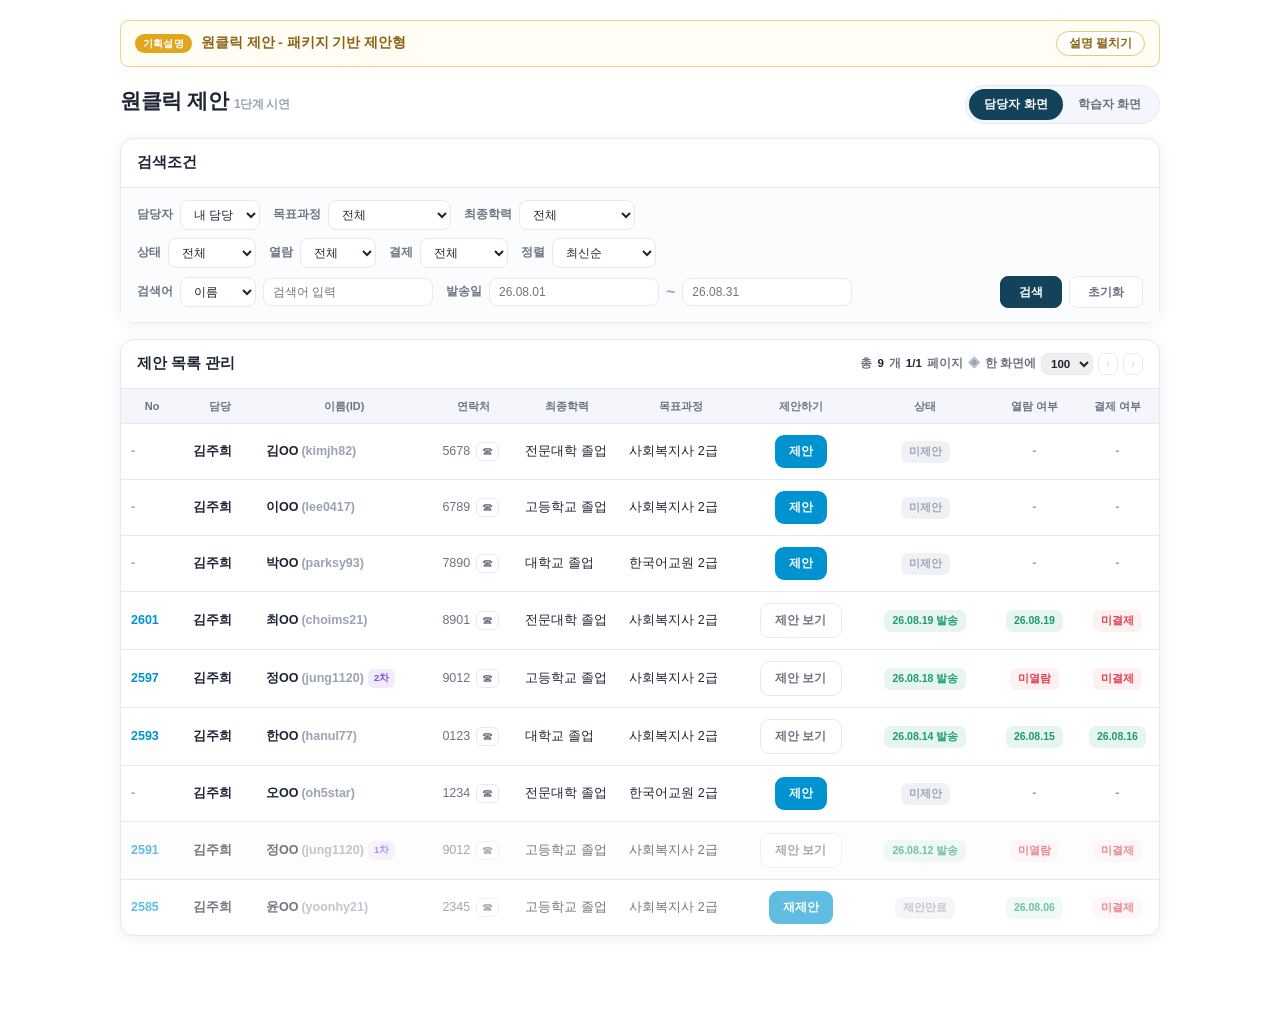
<file: proposal/index.html>
<!DOCTYPE html>
<html lang="ko">
<head>
<meta charset="UTF-8">
<meta name="viewport" content="width=device-width, initial-scale=1.0">
<title>원클릭 제안</title>
<link rel="stylesheet" href="../assets/tokens.css">
<style>
  :root{
    --navy:#12435a; --main:var(--baeron-main); --mid:var(--baeron-mid); --soft:var(--baeron-soft);
    --ink:#1d2433; --gray:#6b7280; --gray-light:#9aa3b2; --line:#e6e9f0;
    --bg:#ffffff; --bg-soft:#f4f6fb; --card:#fff; --red:#e23b4e; --red-soft:#fdf1f2;
    --green:#1a9c6b; --green-soft:#e7f5ef; --amber:#b07c10; --amber-soft:#fdf3dc;
    --violet:#7c4fe0; --violet-soft:#f1ebfd;
    --radius:14px; --shadow:0 2px 14px rgba(27,42,74,.07);
  }
  *{box-sizing:border-box;margin:0;padding:0;}
  body{font-family:'Pretendard','Apple SD Gothic Neo','Malgun Gothic',sans-serif;background:var(--bg);color:var(--ink);line-height:1.5;-webkit-font-smoothing:antialiased;}
  .wrap{max-width:1080px;margin:0 auto;padding:20px 20px 80px;}


  /* 페이지 헤드 */
  .page-head{display:flex;align-items:flex-start;justify-content:space-between;gap:16px;flex-wrap:wrap;margin:18px 0 14px;}
  .page-head h1{font-size:21px;font-weight:800;letter-spacing:-.4px;}
  .page-head .sub{font-size:12px;color:var(--gray);margin-top:5px;line-height:1.6;}
  .toggles{display:flex;gap:8px;flex-wrap:wrap;}
  .vw-toggle{display:flex;background:var(--bg-soft);border:1px solid var(--line);border-radius:24px;padding:3px;}
  .vw-toggle button{border:none;background:transparent;font-size:12px;font-weight:700;color:var(--gray);padding:7px 15px;border-radius:20px;cursor:pointer;font-family:inherit;}
  .vw-toggle button.active{background:var(--navy);color:#fff;}

  /* 기획설명 - 시연 전용 주석. 브랜드 블루와 의도적으로 다른 앰버 톤 */
  .lay-note{border:1px solid #ecd28a;border-radius:8px;background:#fffdf4;margin:0 0 16px;}
  .lay-note.fold .ln-head{border-bottom:none;}
  .ln-head{display:flex;align-items:center;gap:9px;flex-wrap:wrap;padding:10px 14px;border-bottom:1px solid #f2e0ac;}
  .ln-tag{background:#e0a71e;color:#fff;font-size:10px;font-weight:800;border-radius:10px;padding:2px 8px;letter-spacing:.02em;}
  .ln-head b{font-size:13.5px;font-weight:800;color:#8a6212;}
  .ln-tog{margin-left:auto;border:1px solid #e6c878;background:#fff;border-radius:13px;font-family:inherit;font-size:11.5px;font-weight:700;color:#8a6212;padding:4px 12px;cursor:pointer;}
  .ln-tog:hover{background:#fdf3d8;}
  .ln-body{display:block;}
  .ln-sec{padding:11px 14px 12px;}
  .ln-sec.shade{background:#fff8e2;border-bottom:1px solid #f2e0ac;}
  .ln-sec+.ln-sec{border-top:1px solid #f2e0ac;}
  .ln-sec h4{font-size:10.5px;font-weight:800;color:#8a6212;letter-spacing:.03em;margin-bottom:7px;}
  .ln-sec h4 .h4-sub{font-weight:600;color:#a08a54;letter-spacing:0;}
  .ln-sec ul{list-style:none;display:flex;flex-direction:column;gap:5px;}
  .ln-sec li{font-size:12.5px;line-height:1.58;color:#4a4436;padding-left:11px;position:relative;}
  .ln-sec li::before{content:"";position:absolute;left:0;top:8px;width:4px;height:4px;border-radius:50%;background:#e5bf5e;}
  .ln-sec li b{font-weight:800;color:#2b2b2b;}
  .ln-foot{padding:9px 14px;border-top:1px solid #f2e0ac;font-size:12px;line-height:1.6;color:#8d7d5b;font-weight:600;}
  .ln-foot b{color:#8a6212;font-weight:800;}
  .ln-map{width:100%;border-collapse:collapse;font-size:11.5px;margin-top:4px;}
  .ln-map th,.ln-map td{border:1px solid #eddcae;padding:5px 8px;text-align:left;color:#4a4436;}
  .ln-map th{background:#fdf3d8;font-weight:800;color:#8a6212;font-size:10.5px;}
  .ln-map td b{font-weight:800;color:#2b2b2b;}

  /* 카드 공통 */
  .panel{background:var(--card);border:1.5px solid var(--line);border-radius:var(--radius);box-shadow:var(--shadow);margin-bottom:16px;}
  .panel-head{display:flex;align-items:center;gap:10px;flex-wrap:wrap;padding:13px 16px;border-bottom:1px solid var(--line);}
  .panel-head h3{font-size:14.5px;font-weight:800;}
  .panel-head .ph-sub{font-size:11.5px;color:var(--gray-light);font-weight:600;}
  .panel-head .right{margin-left:auto;display:flex;gap:7px;align-items:center;flex-wrap:wrap;}
  .panel-body{padding:14px 16px 16px;}

  /* 검색조건 */
  .sc-panel .panel-body{padding:12px 16px 14px;background:#fbfcfe;}
  .sc-row{display:flex;align-items:center;gap:7px;flex-wrap:wrap;margin-bottom:8px;}
  .sc-row:last-child{margin-bottom:0;}
  .sc label{font-size:11.5px;font-weight:800;color:var(--gray);margin-left:6px;}
  .sc-row:first-child label:first-child, .sc-row label:first-child{margin-left:0;}
  .sc select, .sc input[type=text]{border:1px solid var(--line);border-radius:8px;font-family:inherit;font-size:12px;color:var(--ink);padding:6px 9px;background:#fff;}
  .sc select:focus, .sc input:focus{border-color:var(--main);outline:none;}
  .sc input[type=text]{min-width:150px;}
  .sc input.dt{min-width:92px;font-variant-numeric:tabular-nums;}
  .sc .tilde{color:var(--gray-light);font-weight:700;}
  .sc .sc-sp{flex:1;}
  .btn-sc{border:1px solid var(--navy);background:var(--navy);color:#fff;font-family:inherit;font-size:12px;font-weight:800;border-radius:8px;padding:6px 18px;cursor:pointer;line-height:1.5;}
  .btn-sc:hover{filter:brightness(1.1);}
  .btn-sc.ghost{background:#fff;border-color:var(--line);color:var(--gray);}
  .btn-sc.ghost:hover{filter:none;border-color:var(--mid);color:var(--main);}

  /* 접수 목록 */
  .apps{width:100%;border-collapse:collapse;font-size:12.5px;table-layout:fixed;}
  .apps th{background:var(--bg-soft);color:var(--gray);font-size:11px;font-weight:800;text-align:center;padding:9px 10px;border-bottom:1px solid var(--line);white-space:nowrap;}
  .apps td{padding:11px 10px;border-bottom:1px solid var(--line);vertical-align:middle;}
  .apps tr:last-child td{border-bottom:none;}
  .apps tr.sel td{background:var(--soft);}
  .apps .nm{font-weight:800;white-space:nowrap;}
  .apps .uid{font-weight:700;color:var(--gray-light);margin-left:3px;}
  .apps tr.prev-row td{background:#fcfcfd;}
  .apps .seq{display:inline-block;font-size:9.5px;font-weight:800;color:var(--violet);background:var(--violet-soft);border-radius:6px;padding:2px 6px;margin-left:4px;vertical-align:1px;}
  .tel-ic{border:1px solid var(--line);background:#fff;color:var(--gray);border-radius:6px;font-size:11px;line-height:1;padding:3px 5px;margin-left:6px;cursor:pointer;font-family:inherit;vertical-align:middle;}
  .tel-ic:hover{border-color:var(--mid);color:var(--main);}
  .apps .tel{color:var(--gray);font-variant-numeric:tabular-nums;}
  .btn-one{border:none;background:var(--main);color:#fff;font-family:inherit;font-size:12px;font-weight:800;border-radius:9px;padding:8px 14px;cursor:pointer;white-space:nowrap;}
  .btn-one:hover{filter:brightness(.94);}
  .btn-one.done{background:#fff;color:var(--gray);border:1px solid var(--line);font-weight:700;cursor:default;}
  .st-pill{display:inline-block;font-size:10.5px;font-weight:800;border-radius:7px;padding:3px 8px;white-space:nowrap;}
  .st-pill.new{background:var(--amber-soft);color:var(--amber);}
  .st-pill.sent{background:var(--green-soft);color:var(--green);}
  .st-pill.expired{background:#f0f1f4;color:var(--gray-light);}
  .st-pill.ok{background:var(--green-soft);color:var(--green);}
  .st-pill.no{background:var(--red-soft);color:var(--red);}
  .st-pill.wait{background:#f0f1f4;color:var(--gray-light);}
  .st-pill.part{background:var(--amber-soft);color:var(--amber);}
  .apps .sub-t{display:block;font-size:10px;color:var(--gray-light);font-weight:600;margin-top:3px;white-space:nowrap;}
  .apps .pno{color:var(--main);font-weight:800;font-variant-numeric:tabular-nums;}
  .apps .mgr{color:var(--gray);font-weight:700;white-space:nowrap;}
  .apps .mgr.me{color:var(--ink);}
  .apps .none{color:var(--gray-light);font-weight:700;}
  .apps-scroll{overflow-x:auto;}
  .apps{min-width:900px;}
  /* 내용에 따라 열 너비가 흔들리지 않도록 고정 (table-layout:fixed) */
  .apps col.c-no{width:6%;}   .apps col.c-mgr{width:7%;}  .apps col.c-nm{width:17%;} .apps col.c-tel{width:8%;}
  .apps col.c-edu{width:10%;} .apps col.c-goal{width:12%;} .apps col.c-prop{width:11%;}
  .apps col.c-st{width:13%;}  .apps col.c-view{width:8%;} .apps col.c-pay{width:8%;}
  .apps td, .apps th{overflow:hidden;text-overflow:ellipsis;}
  /* 버튼·뱃지 칸은 잘려도 말줄임표를 찍지 않는다 (점처럼 보임) */
  .apps td.c, .apps th.c{text-overflow:clip;}
  .apps td.c,.apps th.c{text-align:center;}
  .chk{display:inline-flex;align-items:center;gap:6px;font-size:11.5px;font-weight:700;color:var(--gray);cursor:pointer;white-space:nowrap;}
  .chk input{width:14px;height:14px;accent-color:var(--main);cursor:pointer;}
  .chk:hover{color:var(--main);}
  .list-sum{display:inline-flex;align-items:center;gap:5px;font-size:11.5px;font-weight:700;color:var(--gray);}
  .list-sum b{color:var(--ink);}
  .list-sum .sep{color:var(--gray-light);}
  .list-sum select{border:1px solid var(--line);border-radius:7px;font-family:inherit;font-size:11.5px;font-weight:700;color:var(--ink);padding:3px 5px;}
  .pg{border:1px solid var(--line);background:#fff;color:var(--gray);border-radius:7px;font-family:inherit;font-size:12px;line-height:1;padding:4px 7px;cursor:pointer;}
  .pg:hover:not(:disabled){border-color:var(--mid);color:var(--main);}
  .pg:disabled{color:#cfd5e0;cursor:default;}

  /* 제안안 팝업 */
  .ov{position:fixed;inset:0;background:rgba(18,34,58,.5);z-index:200;display:none;align-items:flex-start;justify-content:center;padding:26px 14px;overflow-y:auto;}
  .ov.open{display:flex;}
  .ov .modal{width:100%;max-width:760px;}
  .ov .panel{margin-bottom:0;box-shadow:0 18px 50px rgba(16,28,52,.28);}
  .ov .panel-body{max-height:70vh;overflow-y:auto;}
  .mo-x{border:1px solid var(--line);background:#fff;color:var(--gray);width:28px;height:28px;border-radius:8px;font-size:14px;cursor:pointer;font-family:inherit;}
  .mo-x:hover{border-color:var(--mid);color:var(--main);}
  .ro-bar{background:var(--bg-soft);border:1px solid var(--line);border-radius:10px;padding:9px 12px;font-size:11.5px;font-weight:700;color:var(--gray);margin-bottom:12px;line-height:1.6;}
  .ro-bar b{color:var(--ink);}
  .lab-out{display:inline-block;font-size:9.5px;font-weight:800;color:var(--main);background:var(--soft);border-radius:6px;padding:2px 6px;}
  .btn-revoke{border:none;background:var(--red);color:#fff;font-family:inherit;font-size:13px;font-weight:800;border-radius:10px;padding:11px 22px;cursor:pointer;}
  .btn-revoke:hover{filter:brightness(1.07);}
  .btn-ghost.danger{color:var(--red);border-color:#f3b8c0;}
  .btn-ghost.danger:hover{background:var(--red-soft);}
  .lab-in{display:inline-block;font-size:9.5px;font-weight:800;color:var(--gray);background:#f0f1f4;border-radius:6px;padding:2px 6px;}
  textarea.memo{background:#fbfcfe;}
  .diff-bar{background:#fff8e2;border:1px solid #f0dba8;border-radius:10px;padding:9px 12px;font-size:11.5px;font-weight:700;color:#8a6212;margin-bottom:12px;line-height:1.7;}
  .diff-bar b{color:#6d4d08;}
  .seq-tabs{display:flex;gap:6px;flex-wrap:wrap;margin-bottom:10px;}
  .seq-tab{border:1px solid var(--line);background:#fff;border-radius:20px;font-family:inherit;font-size:11px;font-weight:700;color:var(--gray);padding:5px 12px;cursor:pointer;}
  .seq-tab:hover{border-color:var(--mid);color:var(--main);}
  .seq-tab.on{background:var(--navy);border-color:var(--navy);color:#fff;}
  .seq-tab.now{background:var(--soft);border-color:var(--mid);color:var(--navy);cursor:default;}

  /* 제안안 */
  .prop-lead{display:flex;align-items:flex-start;gap:12px;flex-wrap:wrap;background:var(--soft);border:1px solid var(--mid);border-radius:11px;padding:12px 14px;margin-bottom:14px;}
  .prop-lead .pl-main{flex:1;min-width:240px;}
  .prop-lead .pl-t{font-size:13px;font-weight:800;color:var(--navy);}
  .prop-lead .pl-d{font-size:11.5px;color:#3d6b83;margin-top:4px;line-height:1.6;}
  .prop-lead .pl-d b{font-weight:800;color:var(--navy);}
  .pl-id{font-size:12px;font-weight:700;color:#5b8ba5;margin-left:1px;}
  .pl-rg{display:inline-block;font-size:10px;font-weight:800;background:#fff;border:1px solid var(--mid);color:var(--navy);border-radius:7px;padding:2px 7px;margin-left:4px;}
  .auto-tag{font-size:10px;font-weight:800;color:#fff;background:var(--navy);border-radius:9px;padding:3px 9px;white-space:nowrap;}

  /* 제안 구성 표 - 담당자 팝업 전용 (학습자 화면은 카드 유지) */
  .pk-tbl-head{display:flex;align-items:center;gap:10px;font-size:12px;font-weight:800;color:var(--ink);margin:2px 0 7px;}
  .pk-cnt{margin-left:auto;font-size:11px;font-weight:700;color:var(--gray);}
  .pk-cnt b{color:var(--main);}
  .pk-tbl{width:100%;border-collapse:collapse;table-layout:fixed;border:1px solid var(--line);border-radius:10px;overflow:hidden;margin-bottom:14px;}
  .pk-tbl th{background:var(--bg-soft);color:var(--gray);font-size:10.5px;font-weight:800;padding:8px 8px;border-bottom:1px solid var(--line);text-align:left;white-space:nowrap;}
  .pk-tbl th.c, .pk-tbl td.c{text-align:center;}
  .pk-tbl td{padding:9px 8px;border-bottom:1px solid var(--line);font-size:12px;vertical-align:middle;}
  .pk-r{cursor:pointer;}
  .pk-r:hover td{background:#fbfcfe;}
  .pk-r.on td{background:var(--soft);}
  .pk-r.on td:first-child{box-shadow:inset 3px 0 0 var(--main);}
  .pk-r.dead td{color:var(--gray-light);}
  .pk-r .pk-nm{font-weight:700;letter-spacing:-.2px;overflow:hidden;text-overflow:ellipsis;white-space:nowrap;}
  .pk-r.on .pk-nm{color:var(--navy);}
  .pk-r .num{font-weight:800;color:var(--gray);font-variant-numeric:tabular-nums;}
  .pk-chk{display:inline-flex;width:18px;height:18px;border:2px solid #cfd6e2;border-radius:5px;align-items:center;justify-content:center;font-size:12px;color:#fff;font-weight:800;background:#fff;vertical-align:middle;}
  .pk-r.on .pk-chk, .pk-chk.all.on{background:var(--main);border-color:var(--main);}
  .pk-chk.all{cursor:pointer;}
  .pk-no{display:inline-block;min-width:18px;text-align:center;font-size:10px;font-weight:800;color:var(--gray);background:var(--bg-soft);border:1px solid var(--line);border-radius:6px;padding:1px 4px;font-variant-numeric:tabular-nums;}
  .mt{display:inline-block;font-size:10px;font-weight:700;color:var(--gray);background:var(--bg-soft);border:1px solid var(--line);border-radius:6px;padding:1px 6px;white-space:nowrap;}
  .mt.id{color:var(--gray-light);font-variant-numeric:tabular-nums;}
  .mt.dead{background:var(--red-soft);color:var(--red);border-color:#f3b8c0;margin-left:6px;}
  .pk-sel{border:1px solid var(--line);border-radius:8px;font-family:inherit;font-size:11.5px;font-weight:700;color:var(--ink);padding:5px 7px;background:#fff;width:100%;}
  .pk-sel:disabled{background:var(--bg-soft);color:var(--gray);}
  .ex{border:1px solid var(--line);background:#fff;color:var(--gray);border-radius:7px;font-size:11px;line-height:1;padding:4px 7px;cursor:pointer;font-family:inherit;}
  .ex:hover{border-color:var(--mid);color:var(--main);}
  .pk-x td{padding:0;border-bottom:0;}
  .subj-tog{border:1px solid var(--line);background:#fff;font-family:inherit;font-size:11px;font-weight:700;color:var(--gray);border-radius:8px;padding:5px 10px;cursor:pointer;}
  .subj-tog:hover{border-color:var(--main);color:var(--main);}
  .subj-list{display:none;background:#fbfcfe;border-top:1px solid var(--line);padding:10px 14px;}
  .subj-list.open{display:block;}
  .s-pk .subj-list{background:#fff;border:1px solid var(--line);border-top:1px solid var(--line);border-radius:9px;margin-top:9px;padding:10px 12px;}
  .sl-grp{display:flex;align-items:center;gap:7px;flex-wrap:wrap;margin:9px 0 5px;}
  .sl-open{font-size:10.5px;font-weight:800;color:var(--main);background:var(--soft);border:1px solid var(--mid);border-radius:7px;padding:2px 8px;}
  .sl-open.plain{color:var(--navy);background:var(--bg-soft);border-color:var(--line);}
  .sl-grp:first-child{margin-top:0;}
  .sl-items{display:grid;grid-template-columns:1fr 1fr;gap:3px 12px;}
  .sl-items span{font-size:11.5px;color:var(--ink);padding-left:10px;position:relative;line-height:1.6;}
  .sl-items span::before{content:"";position:absolute;left:0;top:8px;width:3px;height:3px;border-radius:50%;background:var(--gray-light);}
  .no-price{font-size:11px;color:var(--gray-light);font-weight:600;margin-top:9px;padding-top:9px;border-top:1px dashed var(--line);}

  .excl{border:1px dashed var(--line);border-radius:11px;padding:11px 14px;margin-bottom:11px;background:#fcfcfd;}
  .excl .et{font-size:11px;font-weight:800;color:var(--gray);margin-bottom:7px;}
  .excl-item{display:flex;align-items:center;gap:9px;font-size:12px;color:var(--gray);padding:5px 0;}
  .excl-item b{color:var(--ink);font-weight:700;}
  .btn-add{margin-left:auto;border:1px solid var(--line);background:#fff;font-family:inherit;font-size:11px;font-weight:700;color:var(--main);border-radius:8px;padding:4px 10px;cursor:pointer;white-space:nowrap;}
  .btn-add:hover{border-color:var(--main);}

  textarea{width:100%;min-height:64px;font-family:inherit;font-size:12.5px;color:var(--ink);border:1px solid var(--line);border-radius:10px;padding:10px 12px;resize:vertical;line-height:1.6;}
  textarea:focus{outline:none;border-color:var(--main);}
  .fld-lab{font-size:11px;font-weight:800;color:var(--gray);margin:14px 0 6px;}
  .expire b{font-weight:800;color:var(--amber);}
  .send-row{display:flex;gap:9px;flex-wrap:wrap;margin-top:14px;}
  .btn-send{flex:1;min-width:180px;border:none;background:var(--main);color:#fff;font-family:inherit;font-size:13.5px;font-weight:800;border-radius:11px;padding:13px 18px;cursor:pointer;}
  .btn-send:hover{filter:brightness(.94);}
  .btn-ghost{border:1.5px solid var(--line);background:#fff;color:var(--gray);font-family:inherit;font-size:12.5px;font-weight:700;border-radius:11px;padding:13px 18px;cursor:pointer;}
  .btn-ghost:hover{border-color:var(--main);color:var(--main);}
  .empty{text-align:center;padding:40px 20px;color:var(--gray-light);font-size:12.5px;line-height:1.8;}

  /* 학습자 화면 */
  .student-view{display:none;flex-direction:column;align-items:center;gap:14px;}
  .dev-toggle{display:flex;background:#fff;border:1px solid var(--line);border-radius:24px;padding:3px;}
  .dev-toggle button{border:none;background:transparent;font-size:12px;font-weight:700;color:var(--gray);padding:7px 16px;border-radius:20px;cursor:pointer;font-family:inherit;}
  .dev-toggle button.active{background:var(--navy);color:#fff;}
  .phone{width:430px;height:932px;background:#fff;border:10px solid #1a1d24;border-radius:44px;overflow:hidden;box-shadow:0 12px 40px rgba(27,42,74,.18);display:flex;flex-direction:column;}
  .phone-head{display:flex;border-bottom:1px solid var(--line);flex:none;}
  .ph-tab{flex:1;text-align:center;font-size:12.5px;font-weight:800;padding:13px 0;color:var(--main);border-bottom:2px solid var(--main);}
  .phone-body{padding:16px;flex:1;overflow-y:auto;background:var(--bg-soft);}
  .stu-pc{display:none;width:100%;max-width:1000px;border:1.5px solid var(--line);border-radius:14px;overflow:hidden;box-shadow:var(--shadow);}
  .stu-pc-head{display:flex;border-bottom:1px solid var(--line);background:#fff;}
  .stu-pc-tab{font-size:13px;font-weight:800;padding:14px 22px;color:var(--main);border-bottom:2px solid var(--main);}
  .stu-pc-body{padding:20px;background:var(--bg-soft);}

  .s-hero{background:#fff;border:1.5px solid var(--line);border-radius:13px;padding:15px 16px;margin-bottom:12px;}
  .s-hero .sh-t{font-size:16px;font-weight:800;letter-spacing:-.3px;line-height:1.45;}
  .s-hero .sh-t b{color:var(--main);}
  .s-hero .sh-d{font-size:11.5px;color:var(--gray);margin-top:7px;line-height:1.65;}
  .s-dday{display:inline-flex;align-items:center;gap:6px;background:var(--amber-soft);color:var(--amber);font-size:11px;font-weight:800;border-radius:8px;padding:5px 10px;margin-top:10px;}

  .s-pk{background:#fff;border:1.5px solid var(--line);border-radius:13px;padding:15px 16px;margin-bottom:11px;}
  .s-pk.pick{border-color:var(--main);box-shadow:0 0 0 3px var(--soft);}
  .s-pk.dead{background:#fafbfc;border-style:dashed;}
  .s-pk .sp-badge{display:inline-block;font-size:10px;font-weight:800;border-radius:7px;padding:3px 8px;margin-bottom:8px;background:var(--soft);color:var(--main);}
  .s-pk.dead .sp-badge{background:var(--bg-soft);color:var(--gray-light);}
  .s-pk .sp-nm{font-size:15px;font-weight:800;letter-spacing:-.3px;line-height:1.4;}
  .s-pk .sp-compo{font-size:12px;color:var(--gray);margin-top:5px;}
  .s-pk .sp-when{font-size:11.5px;color:var(--gray);margin-top:9px;padding-top:9px;border-top:1px dashed var(--line);line-height:1.7;}
  .s-pk .sp-when b{color:var(--ink);font-weight:800;}
  .s-cta{width:100%;margin-top:12px;border:none;background:var(--main);color:#fff;font-family:inherit;font-size:13.5px;font-weight:800;border-radius:10px;padding:13px;cursor:pointer;}
  .s-cta:hover{filter:brightness(.94);}
  .s-cta.dead{background:#fff;color:var(--gray);border:1.5px solid var(--line);cursor:default;}
  .s-note{font-size:11px;color:var(--gray-light);text-align:center;margin-top:6px;line-height:1.6;}
  .s-comment{background:var(--soft);border:1px solid var(--mid);border-radius:11px;padding:12px 14px;font-size:12px;color:#2f5f77;line-height:1.7;margin-bottom:12px;}
  .s-comment b{display:block;font-size:11px;font-weight:800;color:var(--navy);margin-bottom:5px;}
  .s-ask{background:#fff;border:1.5px solid var(--line);border-radius:12px;padding:14px 16px;text-align:center;font-size:11.5px;color:var(--gray);line-height:1.7;}
  .s-ask b{display:block;font-size:13px;color:var(--ink);margin-bottom:5px;}
  .pc-grid{display:grid;grid-template-columns:1fr 1fr 1fr;gap:12px;}

  @media(max-width:900px){
    .sl-items{grid-template-columns:1fr;}
    .pc-grid{grid-template-columns:1fr;}
    .phone{width:100%;max-width:430px;height:760px;}
  }
</style>
</head>
<body>

<div class="wrap">

  <div class="lay-note fold" id="layNote">
    <div class="ln-head">
      <span class="ln-tag">기획설명</span>
      <b>원클릭 제안 - 패키지 기반 제안형</b>
      <button class="ln-tog" onclick="lnTog()" id="lnTogBtn">설명 펼치기</button>
    </div>
    <div class="ln-body" id="lnBody" style="display:none">
      <div class="ln-sec shade">
        <h4>학습설계 툴과의 분업 <span class="h4-sub">같은 목적, 다른 경로</span></h4>
        <ul>
          <li><b>학습설계 툴</b>(설계) - 기이수 인정부터 학기 배치까지 담당자가 <b>쌓아 올리는</b> 화면. 보유학점·자격증 케이스용</li>
          <li><b>원클릭 제안</b>(제안) - 규칙이 만든 결과를 담당자가 <b>승인만 하는</b> 화면. 보유학점 없는 일반 케이스용</li>
          <li><b>대상은 학습설계를 신청하지 않은 학습자</b> - 학습설계 신청은 학습자가 직접 하는 일이고, 신청이 들어온 건은 학습설계 툴에서 맞춤 설계로 간다. 이 화면은 <b>신청하지 않는 사람에게 먼저 제안을 보내는</b> 쪽이다</li>
          <li>그래서 목록에 <b>신청구분·실명인증은 두지 않는다</b> - 아직 신청 자체가 없으므로 채워질 값이 아님</li>
          <li>진입점은 <b>제안 목록 관리</b> - 본인 담당 학습자를 이름(회원ID)·연락처·최종학력·목표과정과 함께 한 줄로 보고, <b>제안하기</b> 열에서 바로 제안안 팝업을 띄움. <b>미제안만</b> 체크로 아직 안 보낸 건만 추림</li>
          <li>목록의 <b>상태 · 열람 여부 · 결제 여부</b>로 발송 이후까지 같은 화면에서 추적 - 미열람 건이 팔로업 콜 대상</li>
          <li><b>제안 회수</b> - 최신 건이면서 <b>미결제</b>일 때만 가능하고, 결제가 끝난 건은 환불 절차로 넘어간다. 회수 사유는 <b>내부 메모 필수</b>. 회수하면 학습자 화면에서 즉시 내려가고 열람한 학습자에게는 안내가 나가며, 건은 <b>회수 상태로 목록에 남는다</b> (재제안은 새 건)</li>
          <li>목록 행은 <b>제안 건 단위</b> - 재제안하면 이전 건을 덮지 않고 새 줄이 쌓인다. 같은 학습자가 여러 줄이 되고 회차마다 열람·결제가 따로 남는다 (지난 건은 흐리게 · 이름 옆 <b>N차</b> 배지)</li>
          <li>문구는 두 갈래 - <b>담당자 코멘트</b>는 학습자 화면에 그대로 나가고, <b>내부 메모</b>는 담당자만 본다. 재제안 사유·통화 내용은 내부 메모에 남긴다</li>
        </ul>
      </div>
      <div class="ln-sec">
        <h4>패키지가 출발점 <span class="h4-sub">LMS 패키지관리 데이터를 그대로 읽음</span></h4>
        <ul>
          <li>LMS 패키지 레코드는 <b>과정 × 개강차수</b> 단위 - 사회복지사만 451건, 전체 1,529건</li>
          <li>구성이 같고 차수만 다른 레코드가 반복되는 구조 - <b>번호 컬럼(노출 순서)이 상품 슬롯</b> 역할</li>
          <li>원클릭 = 분류로 좁힘 → 슬롯별로 <b>모집중 중 가장 이른 개강 1건</b>씩 집음 → 학력 규칙으로 2~3개만 남김</li>
          <li>담당자가 보는 건 1,529건이 아니라 항상 <b>카드 2~3장</b></li>
          <li>제안안 팝업에는 <b>학습자 신원(이름·최종학력·목표과정·주소지)과 카드만</b> 둔다 - 선별 방식과 추천 근거는 매번 같은 설명이라 이 기획설명에 모아 두고 화면에서는 뺐다</li>
        </ul>
      </div>
      <div class="ln-sec">
        <h4>수강료 미표시 <span class="h4-sub">2026.08.20 수시회의 결정</span></h4>
        <ul>
          <li>제안 화면은 <b>과목 목록만</b> 표시 - 금액은 수강신청·결제 단계에서 처음 노출</li>
          <li>근거 - 앞단 수강료 노출이 혼란을 유발하고, 쿠폰이 결제 화면 하단에 있어 학생이 놓치는 사례 다수</li>
          <li>LMS 상세의 과목단가·총결제금액 구조는 그대로 두고 <b>결제로 넘길 때만</b> 사용</li>
        </ul>
      </div>
      <div class="ln-sec">
        <h4>만료·마감은 기존 필드로 처리 <span class="h4-sub">신규 개발 아님</span></h4>
        <ul>
          <li>LMS에 <b>진행상태</b>(모집중·마감) · <b>신청노출여부</b>(노출·비노출) · <b>모집기간</b>이 이미 있음</li>
          <li>제안 유효기간 = 선택된 개강반의 <b>모집 마감일</b> 자동 산출 - 담당자가 날짜를 입력하지 않음</li>
          <li>마감 패키지는 학습자 화면에서 비활성 + 문의 유도 - 별도 삭제 작업 불필요</li>
        </ul>
      </div>
      <div class="ln-sec">
        <h4>제안 슬롯 매핑 <span class="h4-sub">지금은 과정 단위 · 학력 분기는 보류</span></h4>
        <ul>
          <li>패키지가 <b>과정 단위로만</b> 나뉘어 있어, 그 과정의 <b>판매 중인 구성 전부</b>를 카드로 올린다 (사회복지사 5장 · 한국어교원 2장). 담당자가 필요 없는 구성을 끄고 보낸다</li>
          <li><b>1 vs 2</b>(수도권·전국반)는 <b>회원가입 주소지</b>로 자동 결정 - 서울·경기·인천이면 수도권반, 그 밖은 전국반. 담당자 판단 사항 아님</li>
          <li><b>학력 매핑은 보류</b> - 근거 문서가 없고 상담사 경험으로만 돌던 규칙이라, 지금 확정하지 않고 과정 기준으로 운영한다. 규칙이 서면 상수 <code>RULE</code>에 학력 분기만 넣으면 된다</li>
          <li>다만 고졸 학습자에게는 <b>전문학사 병행 구성(4번)</b>이 사실상 필수다 - 2급 요건이 전문학사 이상이므로, 담당자가 카드를 고를 때 이 점만 확인한다</li>
        </ul>
      </div>
      <div class="ln-foot">
        <b>확정</b> - 지역 판정은 회원가입 <b>주소지</b> · 유효기간은 개강반 <b>모집 마감일</b> · 발송은 <b>알림톡, 실패 시 문자</b>이며 발송 내역은 <b>상담메모에 자동 기록</b> · 수강신청에는 <b>패키지 id만</b> 넘기고 금액은 결제 화면에서 안내.<br>
        <b>미확정</b> - 학력 매핑(보류, 과정 기준으로 운영). 한국어교원의 <b>목록 과목수(16·15)와 상세 구성 과목수(14·13) 불일치</b>.
      </div>
    </div>
  </div>

  <div class="page-head">
    <div>
      <h1>원클릭 제안 <span style="font-size:12px;color:var(--gray-light);font-weight:600">1단계 시연</span></h1>
    </div>
    <div class="toggles">
      <div class="vw-toggle">
        <button id="vwAdmin" class="active" onclick="switchView('admin')">담당자 화면</button>
        <button id="vwStu" onclick="switchView('student')">학습자 화면</button>
      </div>
    </div>
  </div>

  <!-- ══════════ 담당자 화면 ══════════ -->
  <div id="adminView">

    <!-- 검색조건 - 현행 학습설계관리 검색 영역과 같은 자리 -->
    <div class="panel sc-panel">
      <div class="panel-head">
        <h3>검색조건</h3>
      </div>
      <div class="panel-body sc">
        <div class="sc-row">
          <label>담당자</label>
          <select id="fMgr" onchange="applyFilters()">
            <option value="mine">내 담당</option>
            <option value="all">팀 전체</option>
            <option value="박OO">박OO</option>
            <option value="이OO">이OO</option>
          </select>
          <label>목표과정</label>
          <select id="fCls" onchange="applyFilters()">
            <option value="">전체</option>
            <option value="sw">사회복지사 2급</option>
            <option value="ko">한국어교원 2급</option>
          </select>
          <label>최종학력</label>
          <select id="fEdu" onchange="applyFilters()">
            <option value="">전체</option>
            <option>고등학교 졸업</option>
            <option>전문대학 졸업</option>
            <option>대학교 졸업</option>
          </select>
        </div>
        <div class="sc-row">
          <label>상태</label>
          <select id="fSt" onchange="applyFilters()">
            <option value="">전체</option>
            <option value="new">미제안</option>
            <option value="sent">발송</option>
            <option value="expired">제안만료</option>
            <option value="revoked">회수</option>
          </select>
          <label>열람</label>
          <select id="fView" onchange="applyFilters()">
            <option value="">전체</option>
            <option value="no">미열람</option>
            <option value="yes">열람</option>
          </select>
          <label>결제</label>
          <select id="fPay" onchange="applyFilters()">
            <option value="">전체</option>
            <option value="no">미결제</option>
            <option value="yes">결제완료</option>
          </select>
          <label>정렬</label>
          <select id="fSort" onchange="applyFilters()">
            <option value="new">최신순</option>
            <option value="old">오래된순</option>
            <option value="todo">미제안 먼저</option>
          </select>
        </div>
        <div class="sc-row">
          <label>검색어</label>
          <select id="fKeyType" onchange="applyFilters()">
            <option value="nm">이름</option>
            <option value="uid">회원ID</option>
            <option value="tel">연락처</option>
          </select>
          <input type="text" id="fKey" placeholder="검색어 입력" onkeydown="if(event.key==='Enter')applyFilters()">
          <label>발송일</label>
          <input type="text" id="fFrom" class="dt" placeholder="26.08.01" onkeydown="if(event.key==='Enter')applyFilters()">
          <span class="tilde">~</span>
          <input type="text" id="fTo" class="dt" placeholder="26.08.31" onkeydown="if(event.key==='Enter')applyFilters()">
          <span class="sc-sp"></span>
          <button class="btn-sc" onclick="applyFilters()">검색</button>
          <button class="btn-sc ghost" onclick="resetFilters()">초기화</button>
        </div>
      </div>
    </div>

    <div class="panel">
      <div class="panel-head">
        <h3>제안 목록 관리</h3>
        <div class="right">
          <span class="list-sum">총 <b id="lsTotal">0</b>개 <b id="lsPage">1/1</b> 페이지 <span class="sep">◈</span> 한 화면에
            <select id="lsPer" onchange="perPage=+this.value; page=1; renderApps();">
              <option value="20">20</option><option value="50">50</option><option value="100" selected>100</option>
            </select>
            <button class="pg" id="pgPrev" onclick="movePage(-1)">‹</button><button class="pg" id="pgNext" onclick="movePage(1)">›</button>
          </span>
        </div>
      </div>
      <div class="panel-body" style="padding:0;">
        <div class="apps-scroll"><table class="apps" id="appTable"></table></div>
      </div>
    </div>

  </div>

  <!-- ══════════ 학습자 화면 ══════════ -->
  <div class="student-view" id="studentView">
    <div style="display:flex;gap:10px;align-items:center;flex-wrap:wrap;">
      <button class="btn-ghost" style="padding:8px 14px;font-size:12px;" onclick="switchView('admin')">← 담당자 화면</button>
      <div class="dev-toggle">
        <button id="devMo" class="active" onclick="switchDevice('mo')">모바일</button>
        <button id="devPc" onclick="switchDevice('pc')">PC</button>
      </div>
    </div>
    <div class="phone" id="phoneFrame">
      <div class="phone-head"><div class="ph-tab">원클릭 제안</div></div>
      <div class="phone-body" id="phoneBody"></div>
    </div>
    <div class="stu-pc" id="stuPc">
      <div class="stu-pc-head"><div class="stu-pc-tab">원클릭 제안</div></div>
      <div class="stu-pc-body" id="stuPcBody"></div>
    </div>
  </div>

</div>

<!-- ══════════ 제안안 팝업 ══════════ -->
<div class="ov" id="ov" onclick="if(event.target===this)closeProp()">
  <div class="modal"><div id="propBox"></div></div>
</div>

<script src="../assets/packages.js"></script>
<script>
/* ══════════════════════════════════════════════════════════
   원클릭 제안 - 시연용 인메모리 데이터
   시드는 배론 LMS 패키지관리 실데이터 기준 (2026.08.20 확인)
   ══════════════════════════════════════════════════════════ */

/* ── 과정 분류 (LMS 분류 필터) ───────────────────────── */
const CLS = PKG_CLS;

/* ── 상품 슬롯 · 패키지 레코드 · 구성과목 ─────────────
   전부 assets/packages.js(패키지 시드) 한 벌에서 파생한다.
   슬롯 = LMS 번호 컬럼(노출 순서) - 구성이 같고 차수만 다른 레코드가 반복되므로
   번호가 사실상 상품 축이 된다. */
const SLOTS = pkgSlots();   // {cls: {번호: {nm, compo, n, key, region, nDetail}}}
const PKGS  = pkgRounds();  // [{id, cls, no, batch, apply, status, opens}]
const SUBJ  = PKG_COMPO;     // {구성과목 키: [{t, s:[과목명]}]}

/* ── 과정 → 제안 슬롯 매핑 ───────────────────────────
   학력 매핑은 근거 문서가 없어 보류. 패키지가 과정 단위로만 나뉘어 있으므로
   지금은 그 과정의 판매 중인 구성을 전부 제시하고, 지역 슬롯만 주소지로 가른다.
   학력 규칙이 서면 이 상수에 학력 분기를 넣으면 된다. */
const RULE = {
  /* 지역 슬롯(1 수도권 / 2 전국반)은 쌍으로 넣고 resolveRegion이 하나만 남긴다 */
  sw: {slots:[1,2,3,4,5,6], why:"학력 분기 보류 - 사회복지사 2급의 판매 중인 구성 전부"},
  ko: {slots:[1,2],         why:"학력 분기 보류 - 한국어교원 2급의 판매 중인 구성 전부"},
  /* 규칙에서 빼 두는 슬롯 - 지금은 없다 (과정 전체를 제시하므로) */
  optional: {sw:[], ko:[]},
};

/* ── 담당 학습자 (LMS 학습설계 목록의 회원ID·성명·전화번호·전공 + 관리 컬럼) ───
   st  - new 접수 / sent 제안 발송 / expired 제안 만료(모집 마감)
   view - "-" 발송 전 / "n" 미열람 / 날짜 문자열이면 열람 시각
   pay  - off 비활성 / none 미결제 / part 부분결제 / paid 결제완료 */
const ME = "김주희";
const APPS = [
  {id:"a1", dt:"26.08.20", nm:"김OO", tel:"010-1234-5678", uid:"kimjh82",   edu:"전문대학 졸업", cls:"sw", addr:"경기 성남시 분당구",   mgr:ME, props:[]},
  {id:"a2", dt:"26.08.20", nm:"이OO", tel:"010-2345-6789", uid:"lee0417",   edu:"고등학교 졸업", cls:"sw", addr:"충북 청주시 흥덕구",   mgr:ME, props:[]},
  {id:"a3", dt:"26.08.19", nm:"박OO", tel:"010-3456-7890", uid:"parksy93",  edu:"대학교 졸업",   cls:"ko", addr:"부산 해운대구",       mgr:ME, props:[]},
  {id:"a4", dt:"26.08.19", nm:"최OO", tel:"010-4567-8901", uid:"choims21",  edu:"전문대학 졸업", cls:"sw", addr:"전남 순천시",         mgr:ME,
   props:[{pno:2601, sentDt:"26.08.19", view:"26.08.19", pay:"미결제",
     /* 발송 후 5번 슬롯이 마감된 케이스 - 학습자 화면의 마감·문의 유도 시연 경로 */
     picks:[{no:2, pkgId:4627, open:"2026년 2학기 9/10개강반", on:true},
            {no:5, pkgId:4624, open:"2026년 2학기 9/10개강반", on:true},
            {no:6, pkgId:4626, open:"2026년 2학기 9/10개강반", on:true}],
     cmt:"보유하신 학점이 없어 표준 구성으로 제안드림 - 건강가정사 병행안도 함께 담음",
     memo:"상담 시 실습 지역 전국반 희망 확인"}]},
  {id:"a5", dt:"26.08.12", nm:"정OO", tel:"010-5678-9012", uid:"jung1120",  edu:"고등학교 졸업", cls:"sw", addr:"서울 노원구",         mgr:ME,
   /* 2차까지 간 건 - 1차가 미열람이라 개강 일정만 갱신해 재발송 */
   props:[{pno:2591, sentDt:"26.08.12", view:"미열람", pay:"미결제", picks:null, cmt:"", memo:""},
          {pno:2597, sentDt:"26.08.18", view:"미열람", pay:"미결제", picks:null,
           cmt:"앞서 보내 드린 구성과 동일하며, 개강 일정만 최신 차수로 갱신했습니다.",
           memo:"1차 미열람 · 유선 3회 부재 → 개강 일정만 갱신해 재발송"}]},
  {id:"a6", dt:"26.08.14", nm:"한OO", tel:"010-6789-0123", uid:"hanul77",   edu:"대학교 졸업",   cls:"sw", addr:"대구 수성구",         mgr:ME,
   props:[{pno:2593, sentDt:"26.08.14", view:"26.08.15", pay:"26.08.16", picks:null, cmt:""}]},
  {id:"a7", dt:"26.08.13", nm:"오OO", tel:"010-7890-1234", uid:"oh5star",   edu:"전문대학 졸업", cls:"ko", addr:"인천 연수구",         mgr:ME, props:[]},
  {id:"a8", dt:"26.08.05", nm:"윤OO", tel:"010-8901-2345", uid:"yoonhy21",  edu:"고등학교 졸업", cls:"sw", addr:"강원 원주시",         mgr:ME,
   /* 최신 회차의 모집이 마감된 건 - 재제안 대상 */
   expired:true,
   props:[{pno:2585, sentDt:"26.08.05", view:"26.08.06", pay:"미결제", picks:null, cmt:""}]},
  /* 팀 전체에서만 보이는 타담당 건 */
  {id:"b1", dt:"26.08.20", nm:"강OO", tel:"010-9012-3456", uid:"kangdw09",  edu:"대학교 졸업",   cls:"sw", addr:"서울 강서구",         mgr:"박OO", props:[]},
  {id:"b2", dt:"26.08.19", nm:"조OO", tel:"010-0123-4567", uid:"cho9207",   edu:"전문대학 졸업", cls:"ko", addr:"경남 창원시 성산구", mgr:"박OO",
   props:[{pno:2602, sentDt:"26.08.19", view:"26.08.20", pay:"26.08.20", picks:null, cmt:""}]},
  {id:"b3", dt:"26.08.18", nm:"장OO", tel:"010-1122-3344", uid:"jangmi33",  edu:"고등학교 졸업", cls:"sw", addr:"전북 전주시 완산구", mgr:"이OO",
   props:[{pno:2598, sentDt:"26.08.18", view:"미열람", pay:"미결제", picks:null, cmt:""}]},
  {id:"b4", dt:"26.08.12", nm:"서OO", tel:"010-5566-7788", uid:"seojin08",  edu:"전문대학 졸업", cls:"sw", addr:"경기 고양시 일산동구", mgr:"이OO", props:[]},
];

/* 발송 회차 - 목록은 사람 한 줄, 회차는 상태 칸 배지와 팝업 탭으로 본다.
   picks가 null인 시연 건은 그 시점 규칙 결과로 갈음한다 (스냅샷 미보관) */
function rounds(a){ return a.props || []; }
/* 제안번호 - 발송된 건에만 붙는다. 재제안은 새 건이므로 새 번호 */
function nextPno(){
  return APPS.reduce((mx,a) => rounds(a).reduce((m,r) => Math.max(m, r.pno||0), mx), 2600) + 1;
}
function lastRound(a){ const r = rounds(a); return r.length ? r[r.length-1] : null; }
function stOf(a){
  const r = lastRound(a);
  if(!r) return "new";
  if(r.revoked) return "revoked";
  return a.expired ? "expired" : "sent";
}
/* 회수 가능 조건 - 최신 건 · 미결제 · 아직 회수하지 않음.
   결제가 끝난 건은 거래가 발생했으므로 환불 절차로 넘어간다 */
function canRevoke(a, seq){
  const rs = rounds(a);
  if(seq == null || seq !== rs.length-1) return false;
  const r = rs[seq];
  return !r.revoked && r.pay === "미결제";
}
function roundPicks(a, i){
  const r = rounds(a)[i];
  return ((r && r.picks && r.picks.length) ? r.picks : autoPicks(a))
    .filter(p => PKGS.some(x => x.id===p.pkgId));
}

/* ══════════════════════════════════════════════════════════
   상태
   ══════════════════════════════════════════════════════════ */
let curApp = null;      // 선택된 접수 건
let picks = [];         // 제안안 카드 [{no, pkgId, open, on}]
/* 검색조건 - 담당은 내 담당이 기본값 */
let F = {mgr:"mine", cls:"", edu:"", st:"", view:"", pay:"", keyType:"nm", key:"", from:"", to:"", sort:"new"};
let perPage = 100, page = 1;   // 목록 페이지 - 현행 목록과 같은 "총 N개 · 한 화면에" 방식
let propRO = false;     // 팝업이 발송본(읽기 전용)인지
let curSeq = null;      // 읽기 전용으로 열어 둔 회차 (0-base), 새 초안이면 null
let revokeMode = false; // 회수 사유 입력 중
let roCmt = "";         // 발송본 코멘트
let view = "admin";
let device = "mo";
let sent = null;        // 발송된 제안 (학습자 화면 소스)
let stuPick = null;     // 학습자가 고른 카드

/* ══════════════════════════════════════════════════════════
   원클릭 - 규칙으로 제안안 생성
   ══════════════════════════════════════════════════════════ */

/* 슬롯별로 "모집중 중 가장 이른 개강" 1건을 집는다.
   차수 번호가 클수록 최신 = 개강이 늦다. 모집중 중 가장 작은 차수가 가장 이른 개강. */
function pickPkg(cls, no){
  const cands = PKGS.filter(p => p.cls===cls && p.no===no && p.status==="모집중");
  if(!cands.length) return null;
  return cands.sort((a,b) => a.batch.localeCompare(b.batch))[0];
}

/* 주소지 → 지역 구분. 수도권반/전국반 슬롯을 가르는 유일한 기준이다 */
const METRO = ["서울","경기","인천"];
function regionOf(addr){ return METRO.some(m => (addr||"").startsWith(m)) ? "수도권" : "전국"; }

/* 지역 슬롯(1 vs 2)은 접수 건의 주소지로 자동 결정 */
function resolveRegion(cls, slots, region){
  const has = slots.some(n => SLOTS[cls][n] && SLOTS[cls][n].region);
  if(!has) return slots;
  return slots.filter(n => {
    const s = SLOTS[cls][n];
    return !s.region || s.region===region;
  });
}

/* 학력 규칙 + 대표지역으로 제안 카드를 만든다 (원클릭의 본체) */
function autoPicks(app){
  const rule = RULE[app.cls];
  let slots = rule ? rule.slots.slice() : Object.keys(SLOTS[app.cls]).map(Number);
  slots = resolveRegion(app.cls, slots, regionOf(app.addr));
  return slots.map(no => {
    const pkg = pickPkg(app.cls, no);
    /* 기본은 선택 해제 - 담당자가 고른 구성만 나간다 */
    return pkg ? {no, pkgId:pkg.id, open:pkg.opens[0], on:false} : null;
  }).filter(Boolean);
}

function oneClick(appId){
  const app = APPS.find(a => a.id===appId);
  if(!app) return;
  curApp = app;
  propRO = false;
  revokeMode = false;
  curSeq = null;
  roCmt = "";
  picks = autoPicks(app);
  renderApps();
  renderProp();
  openProp();
}

function openProp(){
  document.getElementById("ov").classList.add("open");
  document.body.style.overflow = "hidden";
}
function closeProp(){
  document.getElementById("ov").classList.remove("open");
  document.body.style.overflow = "";
}
document.addEventListener("keydown", e => { if(e.key==="Escape") closeProp(); });

function addSlot(no){
  const pkg = pickPkg(curApp.cls, no);
  if(!pkg){ alert("이 슬롯은 현재 모집중인 개강차수가 없음\n· 다음 차수 등록 후 자동으로 나타남"); return; }
  picks.push({no, pkgId:pkg.id, open:pkg.opens[0], on:true});
  renderProp();
}

function togPick(i){ picks[i].on = !picks[i].on; renderProp(); }
function togAll(){ const all = picks.every(p => p.on); picks.forEach(p => p.on = !all); renderProp(); }

/* 구성 보기의 학기 묶음 라벨 - 개강반이 주 라벨, 과목 구성은 보조.
   개강반이 없으면(학기 수보다 개강반이 적으면) 원래 학기 라벨로 대신한다 */
function grpHead(g, gi, pkg){
  const op = pkg.opens[gi];
  /* 개강반만 라벨로 - 이수구분(필수/선택)은 패키지관리에서 확인되는 값이라 여기서는 뺀다 */
  return op
    ? `<div class="sl-grp"><span class="sl-open">${op}</span></div>`
    : `<div class="sl-grp"><span class="sl-open plain">${g.t}</span></div>`;
}

/* 개강반 문자열에서 날짜만 - "2026년 2학기 9/17개강반" → "9/17" */
function openDate(o){ const m = (o||"").match(/\d+\/\d+/); return m ? m[0] : o; }

/* 그 슬롯의 모집중 차수 - 차수를 바꾸면 학기 일정이 통째로 바뀐다.
   개강반은 고르는 값이 아니라 그 차수가 지나갈 학기 일정이므로 구성 안에 표시한다 */
function batchOpts(cls, no){
  return PKGS.filter(x => x.cls===cls && x.no===no && x.status==="모집중")
             .sort((a,b) => a.batch.localeCompare(b.batch));
}
function setBatch(i, pkgId){
  const pkg = PKGS.find(x => x.id === +pkgId);
  if(!pkg) return;
  picks[i].pkgId = pkg.id;
  picks[i].open  = pkg.opens[0];
  renderProp();
}
function togSubj(i){ document.getElementById("sl"+i).classList.toggle("open"); }

/* ══════════════════════════════════════════════════════════
   렌더 - 담당자 화면
   ══════════════════════════════════════════════════════════ */
/* 열람·결제는 값이 셋뿐이다 - 아직 해당 없음(-) · 안 함 · 한 날짜 */
const dash = `<span class="none">-</span>`;
/* 연락처는 뒤 4자리만 노출하고 연결은 아이콘으로 - 현행 목록과 같은 방식 */
function call(id){
  const a = APPS.find(x => x.id===id);
  alert(`전화 연결 (시연)
${a.nm}(${a.uid}) ${a.tel}

· 목록에는 뒤 4자리만 노출
· 전체 번호는 연결 시점에만 사용`);
}

function viewCell(x){
  if(!x.r)                return dash;
  if(x.r.view==="미열람")  return `<span class="st-pill no">미열람</span>`;
  return `<span class="st-pill ok">${x.r.view}</span>`;
}
function payCell(x){
  if(!x.r)                return dash;
  if(x.r.pay==="미결제")   return `<span class="st-pill no">미결제</span>`;
  return `<span class="st-pill ok">${x.r.pay}</span>`;
}
/* 회차 배지 - 두 번 이상 보낸 사람의 건에만 */
function seqBadge(x){
  return (x.seq!=null && rounds(x.a).length > 1) ? `<span class="seq">${x.seq+1}차</span>` : "";
}
function stateCell(x){
  if(x.seq==null) return `<span class="st-pill wait">미제안</span>`;
  if(x.r.revoked) return `<span class="st-pill expired">${x.r.revoked} 회수</span>`;
  if(x.latest && x.a.expired) return `<span class="st-pill expired">제안만료</span>`;
  return `<span class="st-pill sent">${x.r.sentDt} 발송</span>`;
}

/* 담당 범위 - 내 담당이 기본값, 특정 담당자도 고를 수 있다 */
function scopeApps(){
  return APPS.filter(a => F.mgr==="all" ? true : (F.mgr==="mine" ? a.mgr===ME : a.mgr===F.mgr));
}

/* 행의 기준일 - 발송 건은 발송일, 미제안은 등록일 (정렬·기간 검색의 축) */
function rowDate(x){ return x.r ? x.r.sentDt : x.a.dt; }

function matchRow(x){
  const a = x.a;
  if(F.cls && a.cls !== F.cls) return false;
  if(F.edu && a.edu !== F.edu) return false;
  if(F.st === "new"     && x.seq!=null) return false;
  if(F.st === "sent"    && (x.seq==null || (x.r && x.r.revoked) || (x.latest && a.expired))) return false;
  if(F.st === "expired" && !(x.latest && a.expired && !x.r.revoked)) return false;
  if(F.st === "revoked" && !(x.r && x.r.revoked)) return false;
  if(F.view === "no"  && !(x.r && x.r.view==="미열람")) return false;
  if(F.view === "yes" && !(x.r && x.r.view!=="미열람")) return false;
  if(F.pay === "no"   && !(x.r && x.r.pay==="미결제")) return false;
  if(F.pay === "yes"  && !(x.r && x.r.pay!=="미결제")) return false;
  if(F.key){
    const v = F.keyType==="nm" ? a.nm : F.keyType==="uid" ? a.uid : a.tel;
    if(!v.includes(F.key)) return false;
  }
  /* 기간은 발송 건에만 적용 - 미제안은 발송일이 없다 */
  if((F.from || F.to)){
    if(!x.r) return false;
    if(F.from && rowDate(x) < F.from) return false;
    if(F.to   && rowDate(x) > F.to)   return false;
  }
  return true;
}

/* 목록 행 = 제안 건. 재제안하면 이전 건은 그대로 두고 새 행이 쌓인다.
   한 번도 보내지 않은 사람은 회차 없는 행 하나 (미제안) */
function listRows(){
  const rows = [];
  scopeApps().forEach(a => {
    const rs = rounds(a);
    if(!rs.length){ rows.push({a, seq:null, r:null, latest:true}); return; }
    for(let i = rs.length-1; i >= 0; i--) rows.push({a, seq:i, r:rs[i], latest:i===rs.length-1});
  });
  const out = rows.filter(matchRow);
  const byDate = (p,q) => rowDate(q).localeCompare(rowDate(p));
  if(F.sort==="old")  out.sort((p,q) => rowDate(p).localeCompare(rowDate(q)));
  else if(F.sort==="todo") out.sort((p,q) => (p.seq==null?0:1) - (q.seq==null?0:1) || byDate(p,q));
  else out.sort(byDate);
  return out;
}

function applyFilters(){
  F.mgr  = document.getElementById("fMgr").value;
  F.cls  = document.getElementById("fCls").value;
  F.edu  = document.getElementById("fEdu").value;
  F.st   = document.getElementById("fSt").value;
  F.view = document.getElementById("fView").value;
  F.pay  = document.getElementById("fPay").value;
  F.keyType = document.getElementById("fKeyType").value;
  F.key  = (document.getElementById("fKey").value||"").trim();
  F.from = (document.getElementById("fFrom").value||"").trim();
  F.to   = (document.getElementById("fTo").value||"").trim();
  F.sort = document.getElementById("fSort").value;
  page = 1;
  renderApps();
}
function resetFilters(){
  ["fCls","fEdu","fSt","fView","fPay"].forEach(id => document.getElementById(id).value = "");
  document.getElementById("fMgr").value = "mine";
  document.getElementById("fKeyType").value = "nm";
  document.getElementById("fSort").value = "new";
  ["fKey","fFrom","fTo"].forEach(id => document.getElementById(id).value = "");
  applyFilters();
}
function movePage(d){ page += d; renderApps(); }

function renderApps(){
  const list = listRows();
  const pages = Math.max(1, Math.ceil(list.length / perPage));
  if(page > pages) page = pages;
  document.getElementById("lsTotal").textContent = list.length;
  document.getElementById("lsPage").textContent = `${page}/${pages}`;
  document.getElementById("pgPrev").disabled = page<=1;
  document.getElementById("pgNext").disabled = page>=pages;
  const rows = list.slice((page-1)*perPage, page*perPage).map(x => {
    const a = x.a;
    const on = curApp && curApp.id===a.id && (propRO ? curSeq===x.seq : x.latest);
    /* 지난 회차 행은 그 회차 발송본만 열고, 새 제안은 최신 행에서 */
    const btn = x.seq==null
      ? `<button class="btn-one" onclick="oneClick('${a.id}')">제안</button>`
      : (x.latest && (a.expired || x.r.revoked))
        ? `<button class="btn-one" onclick="newRound('${a.id}')">재제안</button>`
        : `<button class="btn-one done" style="cursor:pointer" onclick="viewSent('${a.id}',${x.seq})">제안 보기</button>`;
    const dim = x.seq!=null && (!x.latest || a.expired || x.r.revoked);
    return `<tr class="${on?"sel":""}${x.seq!=null && !x.latest ? " prev-row":""}"${dim?' style="opacity:.62"':""}>
      <td class="pno">${x.r ? x.r.pno : dash}</td>
      <td class="mgr${a.mgr===ME?" me":""}">${a.mgr}</td>
      <td class="nm">${a.nm}<span class="uid">(${a.uid})</span>${seqBadge(x)}</td>
      <td class="tel">${a.tel.slice(-4)}<button class="tel-ic" onclick="call('${a.id}')" title="전화 연결">☎</button></td>
      <td>${a.edu}</td>
      <td>${CLS[a.cls].nm}</td>
      <td class="c">${btn}</td>
      <td class="c">${stateCell(x)}</td>
      <td class="c">${viewCell(x)}</td>
      <td class="c">${payCell(x)}</td>
    </tr>`;
  }).join("");
  document.getElementById("appTable").innerHTML =
    `<colgroup><col class="c-no"><col class="c-mgr"><col class="c-nm"><col class="c-tel"><col class="c-edu"><col class="c-goal">
      <col class="c-prop"><col class="c-st"><col class="c-view"><col class="c-pay"></colgroup>
     <tr><th>No</th><th>담당</th><th>이름(ID)</th><th>연락처</th><th>최종학력</th><th>목표과정</th>
      <th class="c">제안하기</th><th class="c">상태</th><th class="c">열람 여부</th><th class="c">결제 여부</th></tr>${rows}`;
}

function expireOf(){
  /* 유효기간 = 선택된 카드들 중 가장 이른 모집 마감일 */
  const ons = picks.filter(p => p.on);
  if(!ons.length) return null;
  const ds = ons.map(p => PKGS.find(x => x.id===p.pkgId).apply[1]).sort();
  return ds[0];
}

function renderProp(){
  const box = document.getElementById("propBox");
  if(!curApp){ box.innerHTML = ""; return; }

  const cls = curApp.cls;
  const usedNos = picks.map(p => p.no);
  const optNos = (RULE.optional[cls]||[]).filter(n => !usedNos.includes(n));

  /* 구성이 반복되는 목록이라 카드보다 표가 비교에 낫다 -
     선택 · id · 번호 · 이름 · 과목수 · 차수 · 펼침이 열로 정렬된다 */
  const rowsHtml = picks.map((p, i) => {
    const s = SLOTS[cls][p.no];
    const pkg = PKGS.find(x => x.id===p.pkgId);
    const grps = SUBJ[s.key] || [];
    const subj = grps.map((g, gi) =>
      `${grpHead(g, gi, pkg)}<div class="sl-items">${g.s.map(x=>`<span>${x}</span>`).join("")}</div>`
    ).join("");
    const bOpts = batchOpts(cls, p.no).map(b =>
      `<option value="${b.id}" ${b.id===p.pkgId?"selected":""}>${b.batch} · ${openDate(b.opens[0])} 개강</option>`).join("");
    const dead = pkg.status !== "모집중";
    return `<tr class="pk-r ${p.on?"on":""} ${dead?"dead":""}"${propRO?"":` onclick="if(!event.target.closest('select,button'))togPick(${i})"`}>
      <td class="c"><span class="pk-chk">${p.on?"✓":""}</span></td>
      <td class="c"><span class="mt id">${pkg.id}</span></td>
      <td class="c"><span class="pk-no">${p.no}</span></td>
      <td class="pk-nm">${s.nm}${dead?`<span class="mt dead">${pkg.status}</span>`:""}</td>
      <td class="c num">${s.n}</td>
      <td><select class="pk-sel" onchange="setBatch(${i}, this.value)"${propRO?" disabled":""}>${bOpts}</select></td>
      <td class="c"><button class="ex" onclick="togSubj(${i})" title="일정·구성 보기">▾</button></td>
    </tr>
    <tr class="pk-x"><td colspan="7">
      <div class="subj-list" id="sl${i}">${subj}
        ${s.nDetail && s.nDetail!==s.n ? `<div class="no-price" style="color:var(--amber);">관리자 목록 ${s.n}과목 · 상세 구성 확인 ${s.nDetail}과목 - 수집 시점 차이, 확인 대기</div>` : ""}
        <div class="no-price">수강료는 이 화면에 표시하지 않음 - 학습자가 패키지를 고른 뒤 수강신청 단계에서 안내</div>
      </div>
    </td></tr>`;
  }).join("");

  const cards = `<div class="pk-tbl-head">제안 구성<span class="pk-cnt">${picks.length}개 중 <b>${picks.filter(x=>x.on).length}개</b> 선택</span></div>
    <table class="pk-tbl">
      <colgroup><col style="width:38px"><col style="width:58px"><col style="width:34px"><col><col style="width:48px"><col style="width:164px"><col style="width:62px"></colgroup>
      <tr>
        <th class="c">${propRO?"":`<span class="pk-chk all ${picks.length&&picks.every(x=>x.on)?"on":""}" onclick="togAll()">${picks.length&&picks.every(x=>x.on)?"✓":""}</span>`}</th>
        <th class="c">id</th><th class="c">No</th><th>패키지명</th><th class="c">과목</th><th>차수 (개강)</th><th class="c">일정/구성</th>
      </tr>
      ${rowsHtml}
    </table>`;

  const exclHtml = (optNos.length && !propRO) ? `<div class="excl">
    <div class="et">규칙에서 제외된 슬롯 - 필요 시 담당자가 추가</div>
    ${optNos.map(n => `<div class="excl-item">
      <span class="pk-no">${n}</span><b>${SLOTS[cls][n].nm}</b>
      <button class="btn-add" onclick="addSlot(${n})">＋ 제안에 추가</button>
    </div>`).join("")}
  </div>` : "";

  const onCnt = picks.filter(p => p.on).length;

  box.innerHTML = `<div class="panel">
    <div class="panel-head">
      <h3>제안안</h3>
      <span class="ph-sub">${propRO ? `발송본 스냅샷 - 수정 불가` : (rounds(curApp).length ? "재제안 - 오늘 기준으로 규칙 재실행" : "규칙이 생성 - 담당자는 확인·발송만")}</span>
      <div class="right">
        <span class="${propRO?"st-pill sent":"auto-tag"}">${propRO?`${curSeq+1}차 발송본`:`${rounds(curApp).length+1}차 초안`}</span>
        <button class="mo-x" onclick="closeProp()" title="닫기">✕</button>
      </div>
    </div>
    <div class="panel-body">
      ${rounds(curApp).length ? `<div class="seq-tabs">${rounds(curApp).map((r,i) =>
          `<button class="seq-tab ${propRO && i===curSeq ? "on":""}" onclick="viewSent('${curApp.id}',${i})">${i+1}차 ${r.sentDt}</button>`).join("")}
        ${propRO ? "" : `<span class="seq-tab now">${rounds(curApp).length+1}차 작성 중</span>`}</div>` : ""}
      ${propRO && rounds(curApp)[curSeq].revoked ? `<div class="ro-bar"><b>${rounds(curApp)[curSeq].revoked} 회수</b>한 건입니다 - 학습자 화면에서는 내려갔고, 이력으로만 남아 있습니다. 다시 보내려면 <b>재제안</b>으로 새 건을 만듭니다.</div>` : ""}
      ${revokeMode ? `<div class="diff-bar"><b>제안을 회수합니다</b> · 회수 사유를 아래 <b>내부 메모</b>에 남겨 주세요 (필수)<br>확정하면 학습자 화면에서 즉시 내려가고, 이미 열람한 학습자에게는 회수 안내가 나갑니다. 건은 회수 상태로 목록에 남습니다</div>` : ""}
      ${propRO && !revokeMode && !rounds(curApp)[curSeq].revoked ? `<div class="ro-bar"><b>${rounds(curApp)[curSeq].sentDt} 발송</b>한 ${curSeq+1}차 제안안입니다 - 발송 시점 패키지 구성으로 스냅샷이 고정되어 수정할 수 없습니다. 구성을 바꾸려면 <b>새 제안</b>을 발송합니다.</div>` : ""}
      ${!propRO && rounds(curApp).length ? `<div class="diff-bar">${diffLine(curApp)}</div>` : ""}
      <div class="prop-lead">
        <div class="pl-main">
          <div class="pl-t">${curApp.nm}<span class="pl-id">(${curApp.uid})</span> · ${curApp.edu} · ${CLS[cls].nm}</div>
          <div class="pl-d">주소지 <b>${curApp.addr}</b> <span class="pl-rg">${regionOf(curApp.addr)}</span></div>
        </div>
      </div>

      ${cards || `<div class="empty">모집중인 패키지 없음</div>`}
      ${exclHtml}

      <div class="fld-lab">담당자 코멘트 <span class="lab-out">학습자 화면에 노출</span> <span style="font-weight:600;color:var(--gray-light);">${propRO ? "발송본에 고정" : "선택 - 비워도 발송 가능"}</span></div>
      <textarea id="cmt" ${propRO?"readonly":""} placeholder="예) 실습을 타 기관에서 수강하실 예정이면 두 번째 구성이 적합">${propRO ? roCmt : (curApp.edu==="고등학교 졸업" ? "전문학사 학위와 자격증을 함께 취득하는 구성으로 제안드림 - 학위 없이는 2급 신청이 불가한 점 참고 부탁" : "")}</textarea>

      <div class="fld-lab">내부 메모 <span class="lab-in">학습자 비노출</span> <span style="font-weight:600;color:var(--gray-light);">${propRO ? "이 회차를 보낸 이유 - 담당자만 봄" : "왜 다시 보내는지 · 통화 내용 등 - 담당자만 봄"}</span></div>
      <textarea id="memo" class="memo" ${propRO && !revokeMode ?"readonly":""} placeholder="예) 1차 미열람 · 유선 3회 부재 → 개강 일정만 갱신해 재발송">${propRO ? (rounds(curApp)[curSeq].memo||"") : ""}</textarea>

      <div class="send-row">
        ${revokeMode
          ? `<button class="btn-revoke" onclick="doRevoke()">회수 확정</button>
             <button class="btn-ghost" onclick="cancelRevoke()">취소</button>`
          : propRO
          ? `<button class="btn-send" onclick="newRound('${curApp.id}')">새 제안 만들기</button>
             <button class="btn-ghost" onclick="goStudentFromRO()">학습자 화면으로 보기</button>
             ${canRevoke(curApp, curSeq) ? `<button class="btn-ghost danger" onclick="askRevoke()">제안 회수</button>` : ""}
             <button class="btn-ghost" onclick="closeProp()">닫기</button>`
          : `<button class="btn-send" onclick="send()">${rounds(curApp).length ? (rounds(curApp).length+1)+"차 " : ""}제안 발송 (${onCnt}개 구성)</button>
             <button class="btn-ghost" onclick="cancelProp()">취소</button>`}
      </div>
    </div>
  </div>`;
}

function cancelProp(){ curApp = null; picks = []; closeProp(); renderApps(); renderProp(); }

function send(){
  const ons = picks.filter(p => p.on);
  if(!ons.length){ alert("제안할 구성을 최소 1개 선택"); return; }
  const cmt = (document.getElementById("cmt")||{}).value||"";
  const memo = (document.getElementById("memo")||{}).value||"";
  sent = {app:curApp, picks:ons.slice(), cmt, exp:expireOf()};
  stuPick = null;
  /* 이전 건은 지우지 않고 새 건으로 쌓는다 - 열람·결제는 새 회차 기준으로 다시 시작 */
  curApp.props = rounds(curApp).concat([{pno:nextPno(), sentDt:"26.08.20", view:"미열람", pay:"미결제", picks:ons.slice(), cmt, memo}]);
  curApp.expired = false;
  const seq = rounds(curApp).length;
  closeProp();
  renderApps();
  alert(`${seq>1?seq+"차 ":""}제안 발송 (시연)\n· 발송 시점 패키지 구성으로 스냅샷 고정\n· 이전 회차는 이력으로 남고 학습자에게는 최신 발송본만 노출\n· 실제 수강신청 시에는 최신 패키지 기준 적용\n· 알림톡 발송 (실패 시 문자)\n· 발송 내역은 상담메모에 자동 기록`);
  switchView("student");
}

/* 이미 발송된 제안을 다시 여는 경로 - 팝업에 읽기 전용으로 띄운다.
   발송 시점 스냅샷이라 그 사이 마감된 패키지가 섞일 수 있다 -
   학습자 화면의 마감·문의 유도는 이 경로에서만 발생한다. */
function viewSent(appId, seq){
  const app = APPS.find(a => a.id===appId);
  if(!app || !rounds(app).length) return;
  curApp = app;
  propRO = true;
  revokeMode = false;
  curSeq = (seq==null) ? rounds(app).length-1 : seq;
  roCmt = rounds(app)[curSeq].cmt || "";
  picks = roundPicks(app, curSeq);
  renderApps();
  renderProp();
  openProp();
}

/* 재제안 - 발송본을 복사하지 않고 오늘 기준으로 규칙을 다시 돌린다.
   복사하면 그 사이 마감된 차수를 다시 보내게 되므로. */
function newRound(appId){
  const app = APPS.find(a => a.id===appId);
  if(!app) return;
  curApp = app;
  propRO = false;
  revokeMode = false;
  curSeq = null;
  roCmt = "";
  picks = autoPicks(app);
  renderApps();
  renderProp();
  openProp();
}

/* 직전 발송본과 무엇이 달라졌는지 - 재제안에서 담당자가 확인할 건 이것뿐이다 */
/* 분류명 접두사를 뗀 패키지명 - 학습자는 이미 그 과정 화면에 있으므로 이름이 짧아야 한다 */
function slotShort(cls, no){ return SLOTS[cls][no].nm.replace(CLS[cls].nm+" ",""); }
function openShort(o){ const i=o.indexOf(" "); return i<0 ? o : o.slice(i+1); }
function diffLine(app){
  const prev = lastRound(app);
  if(!prev) return "";
  const prevPicks = roundPicks(app, rounds(app).length-1);
  const prevNos = prevPicks.map(p => p.no), nowNos = picks.map(p => p.no);
  const bits = []
    .concat(prevNos.filter(n => !nowNos.includes(n)).map(n => `${slotShort(app.cls,n)} 빠짐 (모집중 차수 없음)`))
    .concat(nowNos.filter(n => !prevNos.includes(n)).map(n => `${slotShort(app.cls,n)} 추가`))
    .concat(nowNos.filter(n => prevNos.includes(n)).map(n => {
      const a0 = prevPicks.find(p => p.no===n), b0 = picks.find(p => p.no===n);
      return a0.open===b0.open ? null : `${slotShort(app.cls,n)} 개강반 ${openShort(a0.open)} → ${openShort(b0.open)}`;
    }).filter(Boolean));
  return `<b>${rounds(app).length+1}차 제안</b> · 이전 발송 ${prev.sentDt}` +
         (bits.length ? `<br>${bits.join(" · ")}` : `<br>이전 발송본과 구성·개강반이 같음`);
}

/* 제안 회수 - 두 단계. 먼저 사유(내부 메모)를 받고, 확정하면 학습자 화면에서 내려간다.
   건은 지우지 않고 회수 상태로 남긴다 - 이력이 목적이므로 */
function askRevoke(){
  if(!canRevoke(curApp, curSeq)){
    alert("회수할 수 없는 건입니다 (시연)\n· 결제가 끝난 건은 환불 절차로 처리\n· 지난 회차는 이미 최신 발송본으로 대체됨");
    return;
  }
  revokeMode = true;
  renderProp();
  const m = document.getElementById("memo");
  if(m){ m.focus(); }
}
function cancelRevoke(){ revokeMode = false; renderProp(); }
function doRevoke(){
  const memo = (document.getElementById("memo")||{}).value.trim();
  if(!memo){ alert("회수 사유를 내부 메모에 남겨 주세요 (필수)"); return; }
  const r = rounds(curApp)[curSeq];
  r.revoked = "26.08.31";
  r.memo = memo;
  if(sent && sent.app && sent.app.id===curApp.id){ sent = null; stuPick = null; }
  revokeMode = false;
  closeProp();
  renderApps();
  alert("제안 회수 (시연)\n· 학습자 화면에서 즉시 내려감\n· 이미 열람한 학습자에게는 회수 안내 발송\n· 건은 회수 상태로 목록에 남고, 재제안은 새 건으로 쌓임");
}

/* 발송본 팝업에서 학습자가 받은 화면 그대로 확인 */
function goStudentFromRO(){
  sent = {app:curApp, picks:picks.slice(), cmt:roCmt, exp:expireOf()};
  stuPick = null;
  closeProp();
  switchView("student");
}

/* ══════════════════════════════════════════════════════════
   렌더 - 학습자 화면
   ══════════════════════════════════════════════════════════ */
function ddayText(exp){
  if(!exp) return "";
  const [y,m,d] = exp.split(".").map(Number);
  const end = new Date(2000+y, m-1, d);
  const now = new Date(2026, 7, 20);   /* 시연 기준일 고정 */
  const n = Math.round((end-now)/86400000);
  return n >= 0 ? `신청 마감 D-${n} · 20${exp} 까지` : `신청 기간 종료`;
}

function stuCards(pcMode){
  return sent.picks.map((p, i) => {
    const s = SLOTS[sent.app.cls][p.no];
    const pkg = PKGS.find(x => x.id===p.pkgId);
    const dead = pkg.status === "마감";
    const pick = stuPick === i;
    const grps = SUBJ[s.key] || [];
    const subj = grps.map((g, gi) =>
      `${grpHead(g, gi, pkg)}<div class="sl-items">${g.s.map(x=>`<span>${x}</span>`).join("")}</div>`
    ).join("");
    return `<div class="s-pk ${dead?"dead":""} ${pick?"pick":""}">
      <span class="sp-badge">${dead?"이번 차수 마감":(i===0?"추천":"선택 가능")}</span>
      <div class="sp-nm">${slotShort(sent.app.cls, p.no)}</div>
      <div class="sp-compo">${s.compo} · 총 ${s.n}과목</div>
      <div class="sp-when">
        개강 <b>${openDate(pkg.opens[0])}</b> ${pkg.opens[0].replace(/\s*\d+\/\d+개강반$/,"")}${pkg.opens.length>1 && grps.length>1 ? ` · 이후 ${pkg.opens.slice(1, grps.length).map(openDate).join(" · ")}` : ""}<br>
        신청 마감 <b>20${pkg.apply[1]}</b>
      </div>
      <button class="subj-tog" style="margin-top:10px;width:100%;padding:9px;" onclick="stuTog(${i})">일정·구성 ${pcMode?"":"자세히 "}보기 (${s.n}과목)</button>
      <div class="subj-list" id="ssl${pcMode?"p":"m"}${i}">${subj}</div>
      ${dead
        ? `<button class="s-cta dead">마감 - 다음 개강 문의</button><div class="s-note">이 구성은 다음 차수 등록 후 다시 신청 가능</div>`
        : `<button class="s-cta" onclick="stuGo(${i})">이 구성으로 수강신청 →</button><div class="s-note">수강료는 다음 화면에서 확인</div>`}
    </div>`;
  }).join("");
}

function stuTog(i){
  const el = document.getElementById((device==="pc"?"sslp":"sslm")+i);
  if(el) el.classList.toggle("open");
}

function stuGo(i){
  stuPick = i;
  const s = SLOTS[sent.app.cls][sent.picks[i].no];
  alert(`수강신청으로 이동 (시연)\n· ${s.nm}\n· ${sent.picks[i].open}\n· 이 화면에서 처음으로 수강료 노출\n· 유의사항·수업계획서·쿠폰이 결제 전 같은 화면에 통합`);
  renderStudent();
}

function renderStudent(){
  const mo = document.getElementById("phoneBody");
  const pc = document.getElementById("stuPcBody");
  if(!sent){
    const empty = `<div class="empty">발송된 제안 없음<br>담당자 화면에서 <b>원클릭 제안</b>을 실행</div>`;
    mo.innerHTML = empty; pc.innerHTML = empty; return;
  }
  const app = sent.app;
  const head = `
    <div class="s-hero">
      <div class="sh-t"><b>${app.nm}</b>님께 맞는<br>구성을 제안드립니다</div>
      <div class="sh-d">${app.edu} · ${CLS[app.cls].nm} 기준</div>
      <div class="s-dday">⏱ ${ddayText(sent.exp)}</div>
    </div>
    ${sent.cmt ? `<div class="s-comment"><b>담당자 코멘트</b>${sent.cmt}</div>` : ""}`;
  const foot = `<div class="s-ask"><b>어떤 구성이 맞을지 모르겠다면</b>담당자에게 문의 - 평일 09:00 ~ 18:00<br>1544-0000</div>`;

  mo.innerHTML = head + stuCards(false) + foot;
  pc.innerHTML = head + `<div class="pc-grid">${stuCards(true)}</div>` + `<div style="margin-top:12px;">${foot}</div>`;
}

/* ══════════════════════════════════════════════════════════
   전환
   ══════════════════════════════════════════════════════════ */
function switchView(v){
  view = v;
  document.getElementById("adminView").style.display = v==="admin" ? "block" : "none";
  document.getElementById("studentView").style.display = v==="admin" ? "none" : "flex";
  document.getElementById("vwAdmin").classList.toggle("active", v==="admin");
  document.getElementById("vwStu").classList.toggle("active", v!=="admin");
  if(v!=="admin") renderStudent();
  window.scrollTo({top:0, behavior:"smooth"});
}

function switchDevice(d){
  device = d;
  document.getElementById("phoneFrame").style.display = d==="mo" ? "flex" : "none";
  document.getElementById("stuPc").style.display = d==="pc" ? "block" : "none";
  document.getElementById("devMo").classList.toggle("active", d==="mo");
  document.getElementById("devPc").classList.toggle("active", d==="pc");
  renderStudent();
}

function lnTog(){
  const b = document.getElementById("lnBody"), t = document.getElementById("lnTogBtn");
  const open = b.style.display !== "none";
  b.style.display = open ? "none" : "block";
  t.textContent = open ? "설명 펼치기" : "설명 접기";
  document.getElementById("layNote").classList.toggle("fold", open);
}

/* ══════════════════════════════════════════════════════════
   초기화
   ══════════════════════════════════════════════════════════ */
renderApps();
renderProp();
if(new URLSearchParams(location.search).get("view") === "student"){
  viewSent("a4");
}
</script>
</body>
</html>
</file>
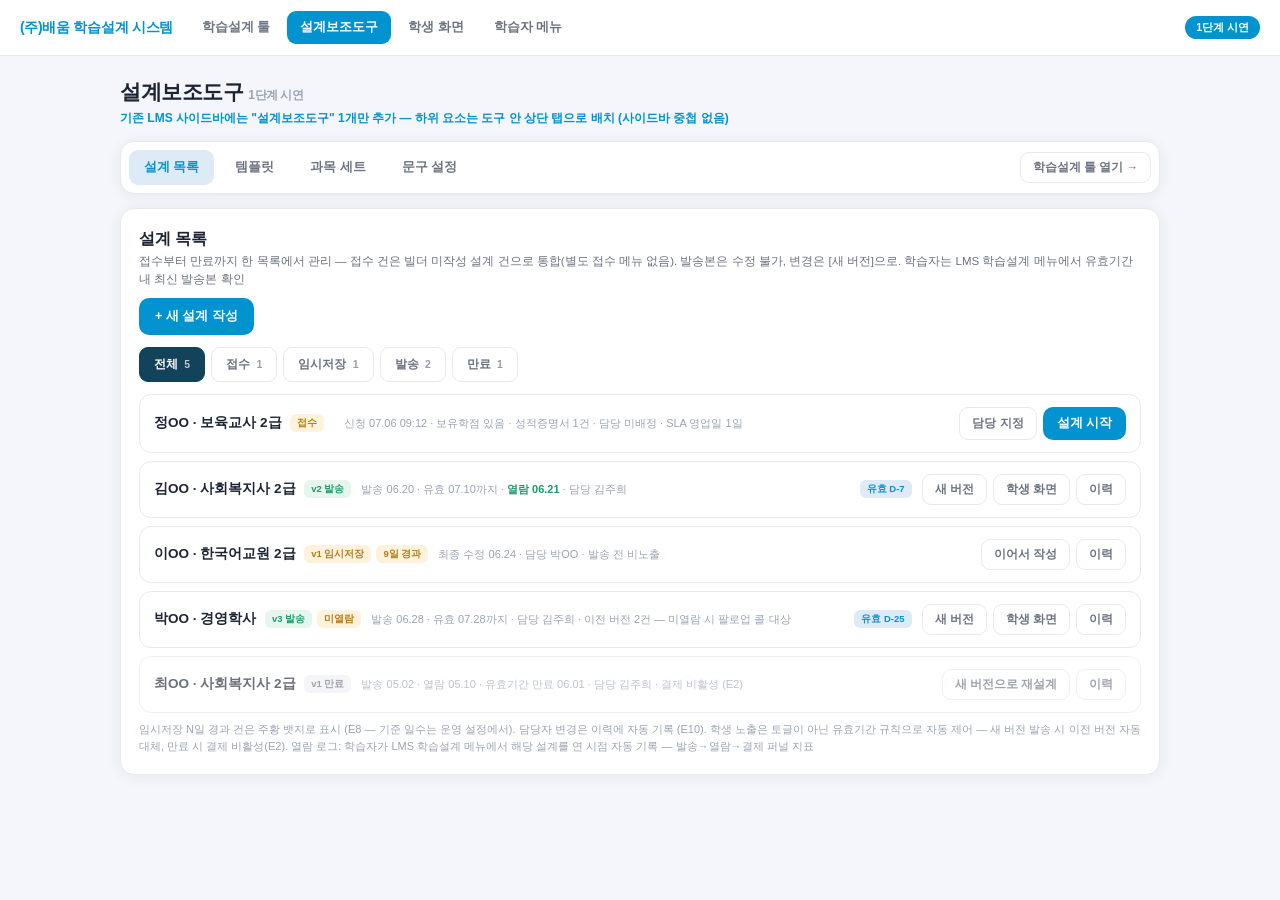
<file: admin.html>
<!DOCTYPE html>
<html lang="ko">
<head>
<meta charset="UTF-8">
<meta name="viewport" content="width=device-width, initial-scale=1.0">
<title>설계보조도구 — 1단계 시연</title>
<style>
  :root{
    --navy:#12435a; --blue:#0093D0; --blue-soft:#DEEBF7; --blue-line:#66BEE3;
    --main:#0093D0; --mid:#66BEE3; --soft:#DEEBF7;
    --ink:#1d2433; --gray:#6b7280; --gray-light:#9aa3b2; --line:#e6e9f0;
    --bg:#f4f6fb; --card:#fff; --red:#e23b4e; --red-soft:#fdf1f2;
    --green:#1a9c6b; --green-soft:#e7f5ef; --amber:#b07c10; --amber-soft:#fdf3dc;
    --violet:#7c4fe0; --violet-soft:#f1ebfd;
    --radius:14px; --shadow:0 2px 14px rgba(27,42,74,.07);
  }
  *{box-sizing:border-box;margin:0;padding:0;}
  .gnb{position:sticky;top:0;z-index:80;display:flex;align-items:center;gap:16px;background:#fff;border-bottom:1px solid var(--line);padding:11px 20px;flex-wrap:wrap;}
  .gnb-logo{font-size:14px;font-weight:800;color:var(--main);text-decoration:none;letter-spacing:-.3px;white-space:nowrap;}
  .gnb-nav{display:flex;gap:4px;flex-wrap:wrap;flex:1;}
  .gnb-item{font-size:12.5px;font-weight:700;color:var(--gray);text-decoration:none;padding:7px 13px;border-radius:9px;white-space:nowrap;}
  .gnb-item:hover{background:var(--soft);color:var(--main);}
  .gnb-item.act{background:var(--main);color:#fff;}
  .gnb-tag{font-size:10.5px;font-weight:800;color:#fff;background:var(--main);border-radius:20px;padding:4px 11px;white-space:nowrap;}

  .demo-nav{font-size:11px;color:var(--gray-light);margin-bottom:10px;}
  .demo-nav a{color:inherit;font-weight:700;text-decoration:none;border-bottom:1px dotted;}
  .demo-nav a:hover{color:#0093D0;}

  body{font-family:'Pretendard','Apple SD Gothic Neo','Malgun Gothic',sans-serif;background:var(--bg);color:var(--ink);line-height:1.5;-webkit-font-smoothing:antialiased;}
  .wrap{max-width:1080px;margin:0 auto;padding:20px 20px 80px;}
  .note{display:inline-flex;align-items:center;gap:6px;background:#fff7e6;border:1px solid #f5d98a;color:#8a6212;font-size:11px;font-weight:600;border-radius:20px;padding:3px 10px;margin:6px 0;}
  .note::before{content:"기획";background:#f5b942;color:#fff;font-size:10px;padding:1px 6px;border-radius:10px;}
  .page-head{display:flex;align-items:center;justify-content:space-between;margin-bottom:14px;flex-wrap:wrap;gap:10px;}
  .page-head h1{font-size:21px;font-weight:800;letter-spacing:-.5px;}
  .page-head .sub{font-size:12px;color:var(--blue);font-weight:600;margin-top:2px;}
  .role-toggle{display:flex;background:#fff;border:1px solid var(--line);border-radius:24px;padding:3px;}
  .role-toggle button{border:none;background:transparent;font-size:12.5px;font-weight:700;color:var(--gray);padding:8px 16px;border-radius:20px;cursor:pointer;font-family:inherit;}
  .role-toggle button.active{background:var(--navy);color:#fff;}

  .layout{display:block;}
  .tool-tabs{display:flex;align-items:center;gap:6px;background:var(--card);border:1px solid var(--line);border-radius:var(--radius);padding:8px;box-shadow:var(--shadow);flex-wrap:wrap;}
  .ttab{border:none;background:transparent;border-radius:9px;font-size:12.5px;font-weight:700;color:var(--gray);padding:9px 15px;cursor:pointer;font-family:inherit;position:relative;}
  .ttab.act{background:var(--blue-soft);color:var(--blue);font-weight:800;}
  .badge-n{display:inline-block;background:var(--amber);color:#fff;font-size:9.5px;font-weight:800;border-radius:8px;padding:1px 6px;margin-left:3px;vertical-align:1px;}

  /* 좌측 관리 메뉴 트리 */
  .menu-panel{background:var(--card);border:1px solid var(--line);border-radius:var(--radius);padding:14px;box-shadow:var(--shadow);}
  .menu-group{font-size:11px;font-weight:800;color:var(--gray-light);padding:6px 8px 4px;}
  .menu-item{display:flex;align-items:center;justify-content:space-between;font-size:13px;font-weight:600;color:var(--gray);border-radius:9px;padding:9px 10px;cursor:pointer;}
  .menu-item:hover{background:var(--bg);}
  .menu-item.act{background:var(--blue-soft);color:var(--blue);font-weight:800;}
  .menu-item .cnt{font-size:10.5px;font-weight:700;color:var(--gray-light);}
  .menu-item.act .cnt{color:var(--blue);}
  .menu-hint{font-size:10.5px;color:var(--gray-light);border-top:1px solid var(--line);margin-top:10px;padding:10px 8px 2px;line-height:1.6;}

  .main{display:flex;flex-direction:column;gap:14px;}
  .panel{background:var(--card);border:1px solid var(--line);border-radius:var(--radius);padding:18px;box-shadow:var(--shadow);}
  .panel-head{display:flex;align-items:center;justify-content:space-between;margin-bottom:12px;gap:10px;flex-wrap:wrap;}
  .panel-head h2{font-size:16px;font-weight:800;}
  .panel-head .desc{font-size:11.5px;color:var(--gray);margin-top:2px;}
  .btn-pri{background:var(--blue);color:#fff;border:none;border-radius:10px;font-size:12.5px;font-weight:800;padding:10px 16px;cursor:pointer;font-family:inherit;}
  .btn-line{background:#fff;border:1.5px solid var(--line);color:var(--gray);border-radius:9px;font-size:11.5px;font-weight:700;padding:7px 12px;cursor:pointer;font-family:inherit;}
  .btn-line:hover{border-color:var(--blue-line);color:var(--blue);}
  .btn-danger{background:#fff;border:1.5px solid var(--line);color:var(--gray-light);border-radius:9px;font-size:11.5px;font-weight:700;padding:7px 12px;cursor:pointer;font-family:inherit;}
  .btn-danger:hover{border-color:#f3b8c0;color:var(--red);}
  .btn-green{background:var(--green);border:none;color:#fff;border-radius:9px;font-size:11.5px;font-weight:800;padding:8px 13px;cursor:pointer;font-family:inherit;}

  /* 템플릿 탭 */
  .tabs{display:flex;gap:6px;margin-bottom:12px;}
  .tab{border:1.5px solid var(--line);background:#fff;border-radius:9px;font-size:12px;font-weight:700;padding:8px 14px;cursor:pointer;font-family:inherit;color:var(--gray);}
  .tab.act{background:var(--navy);border-color:var(--navy);color:#fff;}
  .tab .n{font-size:10.5px;opacity:.7;margin-left:3px;}

  /* 목록 행 */
  .row{display:flex;align-items:center;gap:10px;border:1.5px solid var(--line);border-radius:12px;padding:12px 14px;margin-bottom:8px;flex-wrap:wrap;background:#fff;}
  .row .name{font-size:13.5px;font-weight:700;min-width:180px;}
  .row .meta{font-size:11px;color:var(--gray-light);flex:1;min-width:160px;}
  .row .acts{display:flex;gap:6px;flex-wrap:wrap;}
  .tb{display:inline-block;font-size:9.5px;font-weight:800;border-radius:6px;padding:2px 7px;vertical-align:1px;margin-left:5px;white-space:nowrap;}
  .tb.pkg{background:var(--blue-soft);color:var(--blue);}
  .tb.mine{background:var(--violet-soft);color:var(--violet);}
  .tb.team{background:var(--green-soft);color:var(--green);}
  .tb.struct{background:#f0f1f4;color:var(--gray);}
  .tb.state{background:var(--amber-soft);color:var(--amber);}
  .tb.use{background:var(--navy);color:#fff;}
  .tb.wait{background:var(--amber-soft);color:var(--amber);}
  .readonly-bar{background:#f8f9fc;border-radius:10px;padding:9px 13px;font-size:11.5px;color:var(--gray);margin-bottom:10px;line-height:1.6;}
  .readonly-bar b{color:var(--ink);}

  /* 승인 대기 */
  .pending-box{border:1.5px solid #f0dba8;background:var(--amber-soft);border-radius:12px;padding:13px 14px;margin-bottom:12px;}
  .pending-box h4{font-size:12.5px;font-weight:800;color:var(--amber);margin-bottom:8px;}
  .pending-box .row{background:#fff;border-color:#f0dba8;margin-bottom:6px;}

  /* 세트 */
  .set-chips{display:flex;gap:4px;flex-wrap:wrap;flex:1;min-width:200px;}
  .schip{font-size:10.5px;font-weight:700;background:var(--bg);border:1px solid var(--line);border-radius:7px;padding:3px 8px;color:var(--gray);}
  .new-set{border:1.5px dashed var(--blue-line);background:var(--blue-soft);border-radius:12px;padding:14px;margin-bottom:12px;display:none;}
  .new-set.open{display:block;}
  .new-set .fr{display:flex;gap:8px;margin-bottom:8px;flex-wrap:wrap;align-items:center;}
  .new-set label{font-size:11.5px;font-weight:700;color:var(--gray);width:64px;}
  .new-set input[type=text]{flex:1;min-width:180px;border:1.5px solid var(--line);border-radius:9px;padding:9px 11px;font-size:12.5px;font-family:inherit;}
  .new-set input[type=text]:focus{border-color:var(--blue);outline:none;}
  .scope-pick{display:flex;gap:5px;}
  .scope-pick button{border:1.5px solid var(--line);background:#fff;border-radius:8px;font-size:11px;font-weight:700;padding:6px 11px;cursor:pointer;font-family:inherit;color:var(--gray);}
  .scope-pick button.on{background:var(--blue);border-color:var(--blue);color:#fff;}
  .footer-hint{font-size:11px;color:var(--gray-light);margin-top:8px;line-height:1.6;}

  .lst-expose{display:inline-flex;align-items:center;gap:5px;font-size:11px;font-weight:700;color:var(--gray);cursor:pointer;white-space:nowrap;}
  .lst-expose input{width:14px;height:14px;accent-color:var(--blue);cursor:pointer;}
  .lst-expose b{color:var(--blue);}
  .copy-sec{border:1.5px solid var(--line);border-radius:12px;padding:14px;margin-bottom:12px;}
  .copy-head{display:flex;align-items:center;justify-content:space-between;gap:10px;margin-bottom:10px;flex-wrap:wrap;}
  .copy-head h3{font-size:13.5px;font-weight:800;}
  .copy-sub{font-size:10.5px;color:var(--gray-light);}
  .copy-course{border:1.5px solid var(--line);border-radius:8px;padding:6px 10px;font-size:12px;font-family:inherit;font-weight:700;color:var(--ink);}
  .copy-item{margin-bottom:9px;}
  .copy-item label{display:block;font-size:11.5px;font-weight:700;color:var(--gray);margin-bottom:4px;}
  .copy-item textarea{width:100%;border:1.5px solid var(--line);border-radius:9px;padding:9px 11px;font-size:12px;font-family:inherit;min-height:44px;resize:vertical;line-height:1.6;}
  .copy-item textarea:focus{border-color:var(--blue);outline:none;}
  .copy-save{display:flex;justify-content:flex-end;gap:6px;margin-top:4px;}
  .hidden{display:none;}
  @media(max-width:860px){.layout{grid-template-columns:1fr;}}
</style>
</head>
<body>
<div class="gnb"><a href="index.html" class="gnb-logo">(주)배움 학습설계 시스템</a><nav class="gnb-nav"><a href="builder.html" class="gnb-item">학습설계 툴</a><a href="admin.html" class="gnb-item act">설계보조도구</a><a href="builder.html?view=student" class="gnb-item">학생 화면</a><a href="learner.html" class="gnb-item">학습자 메뉴</a></nav><span class="gnb-tag">1단계 시연</span></div>
<div class="wrap">

  <div class="page-head">
    <div>
      <h1>설계보조도구 <span style="font-size:12px;color:var(--gray-light);font-weight:600">1단계 시연</span></h1>
      <div class="sub">기존 LMS 사이드바에는 "설계보조도구" 1개만 추가 — 하위 요소는 도구 안 상단 탭으로 배치 (사이드바 중첩 없음)</div>
    </div>

  </div>

  <div class="layout">


    <!-- 우측: 학습설계 툴 워크스페이스 -->
    <div class="main">
      <div class="tool-tabs">
        <button class="ttab act" id="miList" onclick="switchMenu('list')">설계 목록</button>
        <button class="ttab" id="miTmpl" onclick="switchMenu('tmpl')">템플릿</button>
        <button class="ttab" id="miSet" onclick="switchMenu('set')">과목 세트</button>
        <button class="ttab" id="miCopy" onclick="switchMenu('copy')">문구 설정</button>
        <span style="flex:1"></span>
        <button class="btn-line" onclick="goBuilder()">학습설계 툴 열기 →</button>
      </div>


      <!-- ===== 설계 목록 ===== -->
      <div class="panel" id="viewList">
        <div class="panel-head">
          <div>
            <h2>설계 목록</h2>
            <div class="desc">접수부터 만료까지 한 목록에서 관리 — 접수 건은 빌더 미작성 설계 건으로 통합(별도 접수 메뉴 없음). 발송본은 수정 불가, 변경은 [새 버전]으로. 학습자는 LMS 학습설계 메뉴에서 유효기간 내 최신 발송본 확인</div>
          </div>
          <button class="btn-pri" onclick="goBuilder()">+ 새 설계 작성</button>
        </div>
        <div class="tabs">
          <button class="tab act" onclick="listFilter(this,'all')">전체 <span class="n">5</span></button>
          <button class="tab" onclick="listFilter(this,'req')">접수 <span class="n">1</span></button>
          <button class="tab" onclick="listFilter(this,'draft')">임시저장 <span class="n">1</span></button>
          <button class="tab" onclick="listFilter(this,'sent')">발송 <span class="n">2</span></button>
          <button class="tab" onclick="listFilter(this,'expired')">만료 <span class="n">1</span></button>
        </div>
        <div class="row" data-st="req"><span class="name">정OO · 보육교사 2급 <span class="tb wait">접수</span></span><span class="meta">신청 07.06 09:12 · 보유학점 있음 · 성적증명서 1건 · 담당 미배정 · SLA 영업일 1일</span><span class="acts"><button class="btn-line" onclick="alert('담당자 지정 (시연)')">담당 지정</button><button class="btn-pri" style="padding:8px 14px" onclick="goBuilder()">설계 시작</button></span></div>
        <div class="row" data-st="sent"><span class="name">김OO · 사회복지사 2급 <span class="tb team">v2 발송</span></span><span class="meta">발송 06.20 · 유효 07.10까지 · <b style="color:var(--green)">열람 06.21</b> · 담당 김주희</span><span class="tb pkg">유효 D-7</span><span class="acts"><button class="btn-line" onclick="goBuilder()">새 버전</button><button class="btn-line" onclick="goStudent()">학생 화면</button><button class="btn-line" onclick="alert('변경 로그 (시연)\n06.20 김주희 — v2 발송\n06.18 김주희 — v1 복사 → v2 작업본\n03.15 박OO — v1 발송 (담당 변경 06.01)')">이력</button></span></div>
        <div class="row" data-st="draft"><span class="name">이OO · 한국어교원 2급 <span class="tb state">v1 임시저장</span><span class="tb wait">9일 경과</span></span><span class="meta">최종 수정 06.24 · 담당 박OO · 발송 전 비노출</span><span class="acts"><button class="btn-line" onclick="goBuilder()">이어서 작성</button><button class="btn-line">이력</button></span></div>
        <div class="row" data-st="sent"><span class="name">박OO · 경영학사 <span class="tb team">v3 발송</span><span class="tb wait">미열람</span></span><span class="meta">발송 06.28 · 유효 07.28까지 · 담당 김주희 · 이전 버전 2건 — 미열람 시 팔로업 콜 대상</span><span class="tb pkg">유효 D-25</span><span class="acts"><button class="btn-line" onclick="goBuilder()">새 버전</button><button class="btn-line" onclick="goStudent()">학생 화면</button><button class="btn-line">이력</button></span></div>
        <div class="row" data-st="expired" style="opacity:.65"><span class="name">최OO · 사회복지사 2급 <span class="tb struct">v1 만료</span></span><span class="meta">발송 05.02 · 열람 05.10 · 유효기간 만료 06.01 · 담당 김주희 · 결제 비활성 (E2)</span><span class="acts"><button class="btn-line" onclick="goBuilder()">새 버전으로 재설계</button><button class="btn-line">이력</button></span></div>
        <div class="footer-hint">임시저장 N일 경과 건은 주황 뱃지로 표시 (E8 — 기준 일수는 운영 설정에서). 담당자 변경은 이력에 자동 기록 (E10). 학생 노출은 토글이 아닌 유효기간 규칙으로 자동 제어 — 새 버전 발송 시 이전 버전 자동 대체, 만료 시 결제 비활성(E2). 열람 로그: 학습자가 LMS 학습설계 메뉴에서 해당 설계를 연 시점 자동 기록 — 발송→열람→결제 퍼널 지표</div>
      </div>

      <!-- ===== 학생 화면 문구 관리 ===== -->
      <div class="panel hidden" id="viewCopy">
        <div class="panel-head">
          <div>
            <h2>학생 화면 문구 관리</h2>
            <div class="desc">문구를 3층으로 나눠 관리 — 학생 화면에서는 개인 맞춤 → 과정 기본 → 학점은행제 기본 순으로 조립됩니다</div>
          </div>
        </div>
        <div class="readonly-bar">조립 순서: <b>① 개인 맞춤 (담당자 코멘트)</b> 설계 본문 하단 → <b>② 과정 기본</b> 과정 안내 → <b>③ 학점은행제 기본</b> 최하단 공통 유의사항. 발송 시 세 층 모두 스냅샷에 고정됩니다</div>

        <div class="copy-sec">
          <div class="copy-head"><h3>학점은행제 기본 <span class="tb pkg">전 과정 공통</span></h3><span class="copy-sub">법·제도 관련 고정 유의사항 — 수정 시 이후 발송분부터 적용</span></div>
          <div class="copy-item"><label>가격·유효기간 안내</label><textarea>본 설계 금액은 유효기간 내 결제 시 보장되며, 만료 후에는 재설계 기준가가 적용됩니다.</textarea></div>
          <div class="copy-item"><label>연간 이수학점 유의</label><textarea>학점은행제는 연간 최대 42학점까지 이수 가능합니다. 타기관 수강분을 신고하지 않은 경우 초과 여부를 확인할 수 없으니 유의 바랍니다.</textarea></div>
          <div class="copy-item"><label>기이수 인정 고지</label><textarea>기이수 인정 내역은 제출하신 성적증명서를 기준으로 하며, 국가평생교육진흥원 심사 결과에 따라 달라질 수 있습니다.</textarea></div>
          <div class="copy-save"><button class="btn-line" onclick="alert('변경 이력 (시연)\n06.12 김주희 — 연간 이수학점 문구 수정')">이력</button><button class="btn-pri" style="padding:9px 16px" onclick="alert('저장 (시연) — 이후 발송분부터 적용, 기존 스냅샷 불변')">저장</button></div>
        </div>

        <div class="copy-sec">
          <div class="copy-head"><h3>과정 기본 <span class="tb team">과정별</span></h3>
            <select class="copy-course" onchange="alert('과정 전환 (시연): '+this.value)"><option>사회복지사 2급</option><option>한국어교원 2급</option><option>경영학사</option></select>
          </div>
          <div class="copy-item"><label>과정 안내</label><textarea>사회복지사 2급은 이론 과목 이수 후 현장실습(160시간)을 수료해야 자격 신청이 가능합니다.</textarea></div>
          <div class="copy-item"><label>실습 안내</label><textarea>현장실습은 실습기관 배정 일정에 따라 개강일이 달라질 수 있으며, 지역(수도권/전국) 선택이 필요합니다.</textarea></div>
          <div class="copy-save"><button class="btn-line">이력</button><button class="btn-pri" style="padding:9px 16px" onclick="alert('저장 (시연)')">저장</button></div>
        </div>


        <div class="copy-sec">
          <div class="copy-head"><h3>자주 쓰는 문구 (스니펫) <span class="tb mine">개인 맞춤용 부품</span></h3><span class="copy-sub">과목 세트의 문구 버전 — 승인 없음 · 수정 이력 기록 (세트와 동일 정책)</span></div>
          <div class="row"><span class="name">야간 접수 안내 <span class="tb team">팀</span></span><span class="meta" style="flex:1">야간·주말 접수분은 다음 영업일 기준으로 설계가 완료됩니다…</span><span class="meta" style="flex:0 0 auto">사용 34회</span><span class="acts"><button class="btn-line">수정</button><button class="btn-line">이력</button><button class="btn-danger">삭제</button></span></div>
          <div class="row"><span class="name">실습 일정 안내 <span class="tb team">팀</span></span><span class="meta" style="flex:1">현장실습은 기관 배정에 따라 개강일이 변동될 수 있어…</span><span class="meta" style="flex:0 0 auto">사용 21회</span><span class="acts"><button class="btn-line">수정</button><button class="btn-line">이력</button><button class="btn-danger">삭제</button></span></div>
          <div class="row"><span class="name">전적대 서류 보완 요청 <span class="tb mine">내 것</span></span><span class="meta" style="flex:1">성적증명서 원본 확인이 추가로 필요한 경우…</span><span class="meta" style="flex:0 0 auto">사용 6회</span><span class="acts"><button class="btn-line">수정</button><button class="btn-line" onclick="alert('팀 문구로 전환 (시연)')">팀으로</button><button class="btn-danger">삭제</button></span></div>
          <div class="copy-save"><button class="btn-pri" style="padding:9px 16px" onclick="alert('스니펫 추가 (시연) — 빌더 코멘트에서 [현재 코멘트를 문구로 저장]으로도 등록 가능')">+ 문구 추가</button></div>
        </div>
        <div class="copy-sec" style="background:#f8f9fc;">
          <div class="copy-head"><h3>개인 맞춤 안내 <span class="tb mine">설계별</span></h3><span class="copy-sub">읽기 전용 — 이 화면에서 관리하지 않습니다</span></div>
          <div style="font-size:12px;color:var(--gray);line-height:1.7;">상담사가 <b>빌더의 설계 코멘트</b>에 설계별로 입력합니다. 코멘트 영역의 <b>[자주 쓰는 문구]</b>로 아래 스니펫을 불러와 삽입 후 학생에 맞게 수정하는 흐름 — 학생 화면 "설계 담당자 코멘트"에 노출, 발송 시 해당 설계 스냅샷에만 고정</div>
          <div class="copy-save"><button class="btn-line" onclick="goBuilder()">빌더에서 확인</button></div>
        </div>
      </div>

      <!-- ===== 템플릿 관리 ===== -->
      <div class="panel hidden" id="viewTmpl">
        <div class="panel-head">
          <div>
            <h2>템플릿 관리</h2>
            <div class="desc">과정×학력 단위의 설계 전체 틀 — 불러오면 학생 전용 사본이 생성되며 원본은 변하지 않습니다</div>
          </div>
        </div>

        <div class="tabs">
          <button class="tab act" id="tabPkg" onclick="tmplTab('pkg')">패키지 연동 <span class="n">4</span></button>
          <button class="tab" id="tabMine" onclick="tmplTab('mine')">내 템플릿 <span class="n">3</span></button>
          <button class="tab" id="tabTeam" onclick="tmplTab('team')">팀 공유 <span class="n">3</span></button>
        </div>

        <!-- 패키지 연동 탭 -->
        <div id="panePkg">
          <div class="readonly-bar"><b>자동 변환 · 읽기 전용</b> — 패키지 등록 데이터(학기·차수·과목·이수구분·가격)에서 자동 변환됩니다. 수정은 패키지 등록 메뉴에서, 여기서는 조회와 사용 여부만 관리합니다.</div>
          <div class="row"><span class="name">사회복지사 2급 실습포함 <span class="tb pkg">패키지</span><span class="tb use">사용중</span></span><span class="meta">전문대졸 이상 · 14과목 · 개강 05.29 (차수 연동)</span><span class="acts"><button class="btn-line" onclick="alert('미리보기 (시연): 빌더 로드 화면과 동일 렌더')">미리보기</button><button class="btn-line" onclick="alert('원본 패키지 등록 화면으로 이동 (시연)')">원본 패키지</button><button class="btn-line" onclick="alert('사용 안 함 처리 (시연)\n빌더의 템플릿 목록에서 숨김 — 패키지 판매에는 영향 없음')">사용 안 함</button></span></div>
          <div class="row"><span class="name">사회복지사 2급 이론 <span class="tb pkg">패키지</span><span class="tb use">사용중</span></span><span class="meta">고졸 · 20과목 · 개강 05.29</span><span class="acts"><button class="btn-line">미리보기</button><button class="btn-line">원본 패키지</button><button class="btn-line">사용 안 함</button></span></div>
          <div class="row"><span class="name">한국어교원 2급 스타트 <span class="tb pkg">패키지</span><span class="tb use">사용중</span></span><span class="meta">전문대졸 이상 · 18과목 · 개강 05.29</span><span class="acts"><button class="btn-line">미리보기</button><button class="btn-line">원본 패키지</button><button class="btn-line">사용 안 함</button></span></div>
          <div class="row" style="opacity:.55"><span class="name">경영학사 편입 <span class="tb pkg">패키지</span></span><span class="meta">전문대졸 · 80학점 · 마감 차수 — 최신 모집분 등록 시 자동 갱신</span><span class="acts"><button class="btn-line">미리보기</button><button class="btn-line">원본 패키지</button></span></div>
        </div>

        <!-- 내 템플릿 탭 -->
        <div id="paneMine" class="hidden">
          <div class="readonly-bar">빌더에서 <b>[내 템플릿 저장]</b>으로 생성됩니다 — 구조만 저장(상태 초기화, 권장) / 상태 포함 저장(같은 패턴 학생 전용) 구분</div>
          <div class="row"><span class="name">보육교사 자격 보유자 패턴 <span class="tb mine">내 것</span><span class="tb struct">구조만</span></span><span class="meta">사복 2급 · 전문대졸 · 06.02 저장 · 최근 사용 06.28</span><span class="acts"><button class="btn-line">미리보기</button><button class="btn-line">이름 변경</button><button class="btn-line" onclick="alert('복제 (시연): 사본 생성 후 수정')">복제</button><button class="btn-green" onclick="alert('팀에 공유 (시연)\n승인 절차 없음 — 즉시 팀 공유 탭에 노출, 언제든 공유 해제 가능\n공유·수정 내역은 이력에 자동 기록')">팀에 공유</button><button class="btn-danger">삭제</button></span></div>
          <div class="row"><span class="name">전적대 사복 일부이수 패턴 <span class="tb mine">내 것</span><span class="tb state">상태 포함</span></span><span class="meta">사복 2급 · 전문대졸 · 06.15 저장</span><span class="acts"><button class="btn-line">미리보기</button><button class="btn-line">이름 변경</button><button class="btn-line">복제</button><button class="btn-green">팀에 공유</button><button class="btn-danger">삭제</button></span></div>
          <div class="row"><span class="name">학사 3학기 압축 패턴 <span class="tb mine">내 것</span><span class="tb struct">구조만</span><span class="tb team">공유 중</span></span><span class="meta">경영학사 · 06.08 저장 · 팀 공유 06.30</span><span class="acts"><button class="btn-line">미리보기</button><button class="btn-line" onclick="alert('공유 해제 (시연): 팀 목록에서 제거 — 이미 사용된 설계에는 영향 없음')">공유 해제</button><button class="btn-danger">삭제</button></span></div>
        </div>

        <!-- 팀 공유 탭 -->
        <div id="paneTeam" class="hidden">
          <div class="readonly-bar">작성자가 팀에 공유한 템플릿 — 전 상담사가 빌더에서 사용 가능. 승인 절차 없음, 공유/해제·수정·삭제는 <b>작성자만</b> (다른 사람은 복제 후 사용) · 변경 이력 자동 기록</div>
          <div class="row"><span class="name">전적대 사복 일부이수 패턴 <span class="tb team">팀 공유</span><span class="tb struct">구조만</span></span><span class="meta">공유 박OO 06.20 · 사용 31회 · 수정·해제는 작성자만</span><span class="acts"><button class="btn-line">미리보기</button><button class="btn-line" onclick="alert('내 템플릿으로 복제 (시연): 사본을 수정해 재공유 요청 가능')">내 것으로 복제</button><span style="font-size:10px;color:var(--gray-light)">작성자 아님 — 복제만</span></span></div>
          <div class="row"><span class="name">한국어교원 3중 요건 패턴 <span class="tb team">팀 공유</span><span class="tb struct">구조만</span></span><span class="meta">공유 김주희 06.25 · 사용 12회 · 수정·해제는 작성자만</span><span class="acts"><button class="btn-line">미리보기</button><button class="btn-line">내 것으로 복제</button><button class="btn-danger" onclick="alert('공유 해제 (시연) — 작성자 본인')">공유 해제</button></span></div>
        </div>
      </div>

      <!-- ===== 과목 세트 관리 ===== -->
      <div class="panel hidden" id="viewSet">
        <div class="panel-head">
          <div>
            <h2>과목 세트 관리</h2>
            <div class="desc">과목 묶음 부품 — 빌더의 학기 카드에서 [+ 세트 추가]로 삽입 후 개별 조정합니다. 템플릿과 달리 전체 틀이 아닙니다</div>
          </div>
          <button class="btn-pri" onclick="document.getElementById('newSet').classList.toggle('open')">+ 세트 만들기</button>
        </div>

        <div class="new-set" id="newSet">
          <div class="fr"><label>세트명</label><input type="text" placeholder="예: 교양 인기 세트"></div>
          <div class="fr"><label>과목</label><input type="text" placeholder="과목 검색 후 추가 (시연)"><button class="btn-line" onclick="alert('과목 검색·추가 (시연): LMS 과목 마스터에서 검색')">추가</button></div>
          <div class="fr"><label>저장 범위</label><div class="scope-pick"><button class="on">내 세트</button><button onclick="alert('팀 세트 (시연)\n승인 절차 없음 — 저장 즉시 팀 목록 반영\n생성·수정 내역은 이력에 자동 기록')">팀 세트</button></div></div>
          <div class="fr" style="margin-bottom:0"><span style="flex:1"></span><button class="btn-line" onclick="document.getElementById('newSet').classList.remove('open')">취소</button><button class="btn-pri" style="padding:9px 18px" onclick="alert('세트 저장 (시연)');document.getElementById('newSet').classList.remove('open')">저장</button></div>
        </div>

        <div class="row"><span class="name">교양 인기 세트 <span class="tb team">팀 세트</span></span><span class="set-chips"><span class="schip">심리학개론 3</span><span class="schip">글쓰기 3</span><span class="schip">생활속의통계 3</span></span><span class="meta" style="flex:0 0 auto">9학점 · 사용 48회</span><span class="acts"><button class="btn-line" onclick="alert('수정 이력 (시연)\n06.28 김주희 — 과목 추가: 생활속의통계\n06.10 박OO — 세트명 변경\n05.30 김주희 — 생성')">이력</button><button class="btn-line">수정</button><button class="btn-line">복제</button><button class="btn-danger">삭제</button></span></div>
        <div class="row"><span class="name">사복 선택과목 세트 <span class="tb team">팀 세트</span></span><span class="set-chips"><span class="schip">정신건강론 3</span><span class="schip">자원봉사론 3</span><span class="schip">사회문제론 3</span></span><span class="meta" style="flex:0 0 auto">9학점 · 사용 27회</span><span class="acts"><button class="btn-line" onclick="alert('수정 이력 (시연)\n06.28 김주희 — 과목 추가: 생활속의통계\n06.10 박OO — 세트명 변경\n05.30 김주희 — 생성')">이력</button><button class="btn-line">수정</button><button class="btn-line">복제</button><button class="btn-danger">삭제</button></span></div>
        <div class="row"><span class="name">경영 전공심화 세트 <span class="tb mine">내 세트</span></span><span class="set-chips"><span class="schip">리더십 3</span><span class="schip">협상론 3</span><span class="schip">기업윤리 3</span></span><span class="meta" style="flex:0 0 auto">9학점 · 사용 5회</span><span class="acts"><button class="btn-line" onclick="alert('수정 이력 (시연)\n06.28 김주희 — 과목 추가: 생활속의통계\n06.10 박OO — 세트명 변경\n05.30 김주희 — 생성')">이력</button><button class="btn-line">수정</button><button class="btn-line">복제</button><button class="btn-line" onclick="alert('팀 세트로 전환 (시연)')">팀 세트로</button><button class="btn-danger">삭제</button></span></div>

        <div class="footer-hint">세트를 수정·삭제해도 이미 학기에 삽입된 설계에는 영향이 없습니다 (삽입 시점에 과목이 개별 복사됨). 수정·삭제는 <b>작성자 본인만</b> — 다른 사람은 복제 후 사용. 세트에는 학기·가격 정보가 없으며, 삽입된 학기의 규칙(24학점 한도 등)을 그대로 따릅니다.</div>
        <span class="note">확정: 템플릿·세트 모두 승인 절차 없음 — 작성자의 공유 on/off + 생성·수정 이력 자동 기록. 수정·삭제·공유 해제는 작성자만</span>
      </div>

    </div>
  </div>
</div>

<script>
  // 페이지 연결 — 같은 레포에 배포된 실제 파일명으로 수정해서 사용
  const LINK_BUILDER="builder.html";
  function goBuilder(){ location.href=LINK_BUILDER; }
  function goStudent(){ location.href=LINK_BUILDER+"?view=student"; }
  const MENUS=["list","tmpl","set","copy"];
  function switchMenu(m){
    MENUS.forEach(k=>{
      const cap=k[0].toUpperCase()+k.slice(1);
      document.getElementById("mi"+cap).classList.toggle("act",k===m);
      document.getElementById("view"+cap).classList.toggle("hidden",k!==m);
    });
  }
  function listFilter(el,st){
    el.parentElement.querySelectorAll(".tab").forEach(t=>t.classList.remove("act"));
    el.classList.add("act");
    document.querySelectorAll("#viewList .row").forEach(r=>{
      r.style.display=(st==="all"||r.dataset.st===st)?"flex":"none";
    });
  }
  function tmplTab(t){
    ["pkg","mine","team"].forEach(k=>{
      document.getElementById("tab"+k[0].toUpperCase()+k.slice(1)).classList.toggle("act",k===t);
      document.getElementById("pane"+k[0].toUpperCase()+k.slice(1)).classList.toggle("hidden",k!==t);
    });
  }
</script>
</body>
</html>
</file>
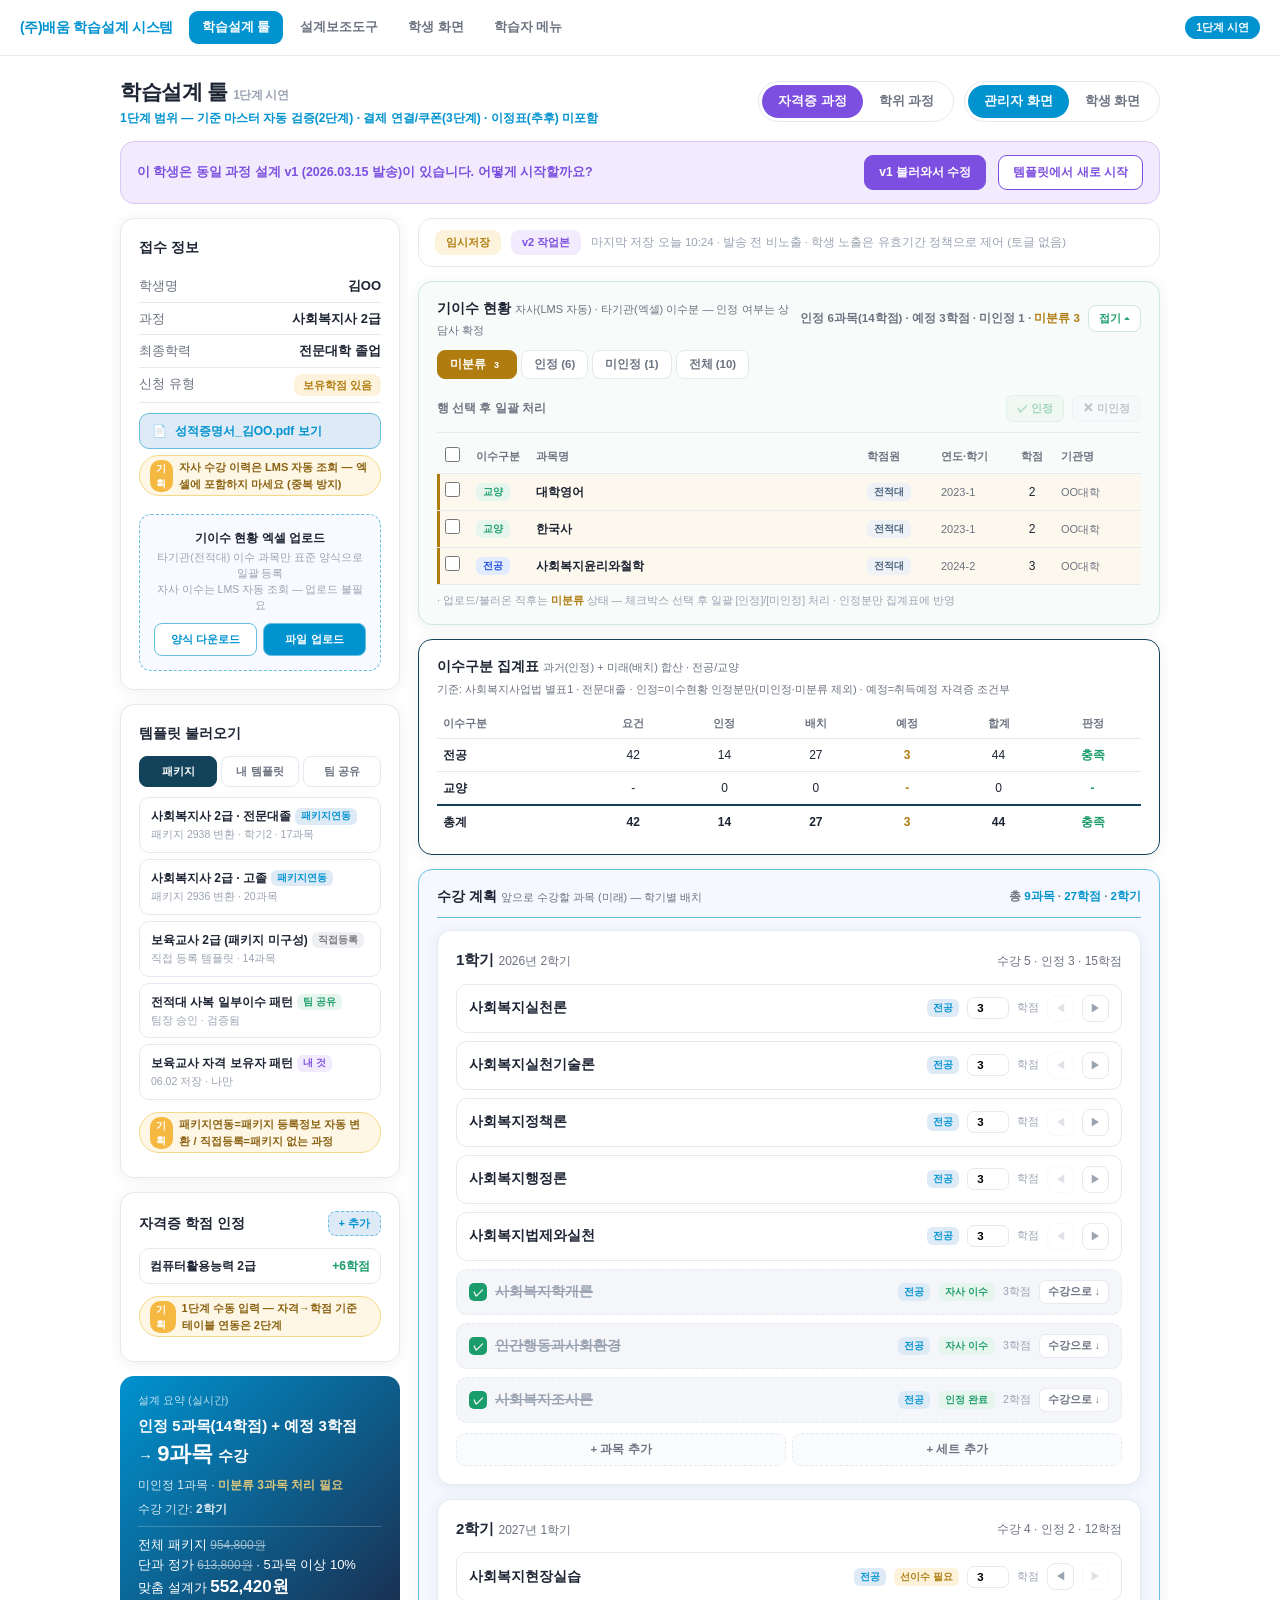
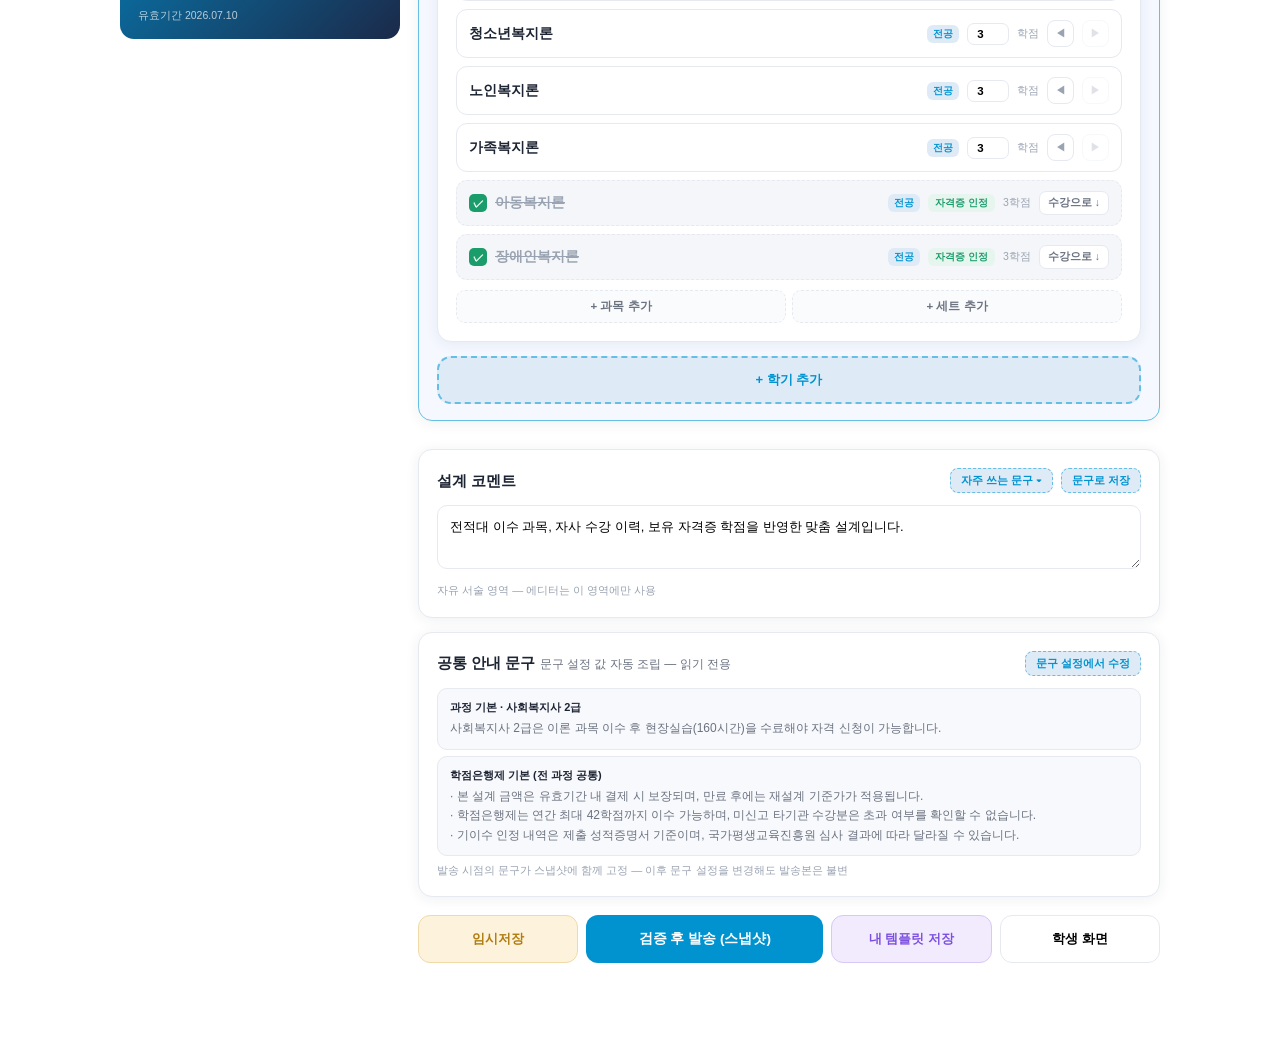
<file: builder.html>
<!DOCTYPE html>
<html lang="ko">
<head>
<meta charset="UTF-8">
<meta name="viewport" content="width=device-width, initial-scale=1.0">
<title>학습설계 툴 — 1단계 시연 (툴 코어)</title>
<style>
  :root{
    --navy:#12435a; --blue:#0093D0; --blue-soft:#DEEBF7; --blue-line:#66BEE3;
    --main:#0093D0; --mid:#66BEE3; --soft:#DEEBF7; --gray:#6b7280;
    --ink:#1d2433; --gray:#6b7280; --gray-light:#9aa3b2; --line:#e6e9f0;
    --bg:#ffffff; --bg-soft:#f4f6fb; --card:#fff; --red:#e23b4e; --red-soft:#fdf1f2;
    --green:#1a9c6b; --green-soft:#e7f5ef; --amber:#b07c10; --amber-soft:#fdf3dc;
    --violet:#7c4fe0; --violet-soft:#f1ebfd;
    --radius:14px; --shadow:0 2px 14px rgba(27,42,74,.07);
  }
  *{box-sizing:border-box;margin:0;padding:0;}
  .gnb{position:sticky;top:0;z-index:80;display:flex;align-items:center;gap:16px;background:#fff;border-bottom:1px solid var(--line);padding:11px 20px;flex-wrap:wrap;}
  .gnb-logo{font-size:14px;font-weight:800;color:var(--main);text-decoration:none;letter-spacing:-.3px;white-space:nowrap;}
  .gnb-nav{display:flex;gap:4px;flex-wrap:wrap;flex:1;}
  .gnb-item{font-size:12.5px;font-weight:700;color:var(--gray);text-decoration:none;padding:7px 13px;border-radius:9px;white-space:nowrap;}
  .gnb-item:hover{background:var(--soft);color:var(--main);}
  .gnb-item.act{background:var(--main);color:#fff;}
  .gnb-tag{font-size:10.5px;font-weight:800;color:#fff;background:var(--main);border-radius:20px;padding:4px 11px;white-space:nowrap;}

  .demo-nav{font-size:11px;color:var(--gray-light);margin-bottom:10px;}
  .demo-nav a{color:inherit;font-weight:700;text-decoration:none;border-bottom:1px dotted;}
  .demo-nav a:hover{color:#0093D0;}

  body{font-family:'Pretendard','Apple SD Gothic Neo','Malgun Gothic',sans-serif;background:var(--bg);color:var(--ink);line-height:1.5;-webkit-font-smoothing:antialiased;}
  .wrap{max-width:1080px;margin:0 auto;padding:20px 20px 80px;}
  .wrap.wide{max-width:1320px;}
  .note{display:inline-flex;align-items:center;gap:6px;background:#fff7e6;border:1px solid #f5d98a;color:#8a6212;font-size:11px;font-weight:600;border-radius:20px;padding:3px 10px;margin:6px 0;}
  .note::before{content:"기획";background:#f5b942;color:#fff;font-size:10px;padding:1px 6px;border-radius:10px;}
  .page-head{display:flex;align-items:center;justify-content:space-between;margin-bottom:14px;flex-wrap:wrap;gap:10px;}
  .page-head h1{font-size:21px;font-weight:800;letter-spacing:-.5px;}
  .page-head .sub{font-size:12px;color:var(--blue);font-weight:600;margin-top:2px;}
  .toggles{display:flex;gap:10px;flex-wrap:wrap;}
  .view-toggle{display:flex;background:#fff;border:1px solid var(--line);border-radius:24px;padding:3px;}
  .view-toggle button{border:none;background:transparent;font-size:12.5px;font-weight:700;color:var(--gray);padding:8px 16px;border-radius:20px;cursor:pointer;font-family:inherit;}
  .view-toggle button.active{background:var(--blue);color:#fff;}
  .view-toggle.mode button.active{background:var(--violet);}

  /* 재설계 안내 바 */
  .redesign-bar{background:var(--violet-soft);border:1.5px solid #d8c8f7;border-radius:var(--radius);padding:13px 16px;display:flex;align-items:center;gap:12px;flex-wrap:wrap;margin-bottom:14px;}
  .redesign-bar .rt{flex:1;font-size:12.5px;font-weight:600;color:var(--violet);min-width:200px;}
  .redesign-bar button{border:1.5px solid var(--violet);border-radius:9px;font-size:12px;font-weight:700;padding:8px 14px;cursor:pointer;font-family:inherit;}
  .rb-load{background:var(--violet);color:#fff;}
  .rb-new{background:#fff;color:var(--violet);}

  .builder{display:grid;grid-template-columns:280px 1fr;gap:18px;align-items:start;}
  .panel{background:var(--card);border:1px solid var(--line);border-radius:var(--radius);padding:18px;box-shadow:var(--shadow);margin-bottom:14px;}
  .panel h3{font-size:14px;font-weight:800;margin-bottom:12px;display:flex;justify-content:space-between;align-items:center;}
  .stu-row{display:flex;justify-content:space-between;font-size:13px;padding:6px 0;border-bottom:1px solid var(--line);}
  .stu-row:last-child{border-bottom:none;}
  .stu-row .k{color:var(--gray);}
  .stu-row .v{font-weight:600;text-align:right;}
  .type-badge{display:inline-block;background:var(--amber-soft);color:var(--amber);font-size:11px;font-weight:700;padding:3px 9px;border-radius:8px;}
  .file-chip{display:flex;align-items:center;gap:8px;background:var(--blue-soft);border:1px solid var(--blue-line);border-radius:10px;padding:8px 12px;font-size:12px;font-weight:600;color:var(--blue);margin-top:10px;cursor:pointer;}
  .file-chip::before{content:"📄";}
  .upload-box{margin-top:12px;border:1.5px dashed var(--blue-line);background:#f8faff;border-radius:12px;padding:14px;text-align:center;}
  .upload-box .ut{font-size:12px;font-weight:700;color:var(--ink);margin-bottom:3px;}
  .upload-box .ud{font-size:10.5px;color:var(--gray-light);margin-bottom:10px;line-height:1.5;}
  .upload-box .ubtns{display:flex;gap:6px;}
  .upload-box button{flex:1;border-radius:8px;font-size:11px;font-weight:700;padding:8px 4px;cursor:pointer;font-family:inherit;border:1.5px solid var(--blue-line);}
  .btn-tmpl-dl{background:#fff;color:var(--blue);}
  .btn-upload{background:var(--blue);color:#fff;border-color:var(--blue);}
  .upload-done{font-size:10.5px;color:var(--green);font-weight:700;margin-top:8px;}
  .tmpl-tabs{display:flex;gap:4px;margin-bottom:10px;}
  .tmpl-tab{flex:1;border:1.5px solid var(--line);background:#fff;border-radius:8px;font-size:11px;font-weight:700;padding:7px 4px;cursor:pointer;font-family:inherit;color:var(--gray);text-align:center;}
  .tmpl-tab.act{background:var(--navy);border-color:var(--navy);color:#fff;}
  .tmpl-item{border:1.5px solid var(--line);border-radius:10px;padding:9px 11px;font-size:12px;margin-bottom:6px;cursor:pointer;}
  .tmpl-item:hover{border-color:var(--blue-line);}
  .tmpl-item .tn{font-weight:700;}
  .tmpl-item .tm{font-size:10.5px;color:var(--gray-light);margin-top:2px;}
  .tmpl-item .tb{display:inline-block;font-size:9.5px;font-weight:800;border-radius:6px;padding:1px 6px;margin-left:4px;vertical-align:1px;}
  .tb.sys{background:var(--blue-soft);color:var(--blue);}
  .tb.team{background:var(--green-soft);color:var(--green);}
  .tb.mine{background:var(--violet-soft);color:var(--violet);}
  .cert-row{display:flex;align-items:center;gap:8px;border:1px solid var(--line);border-radius:10px;padding:8px 10px;margin-bottom:6px;font-size:12px;}
  .cert-row .cn{flex:1;font-weight:600;}
  .cert-row .cc{font-weight:800;color:var(--green);white-space:nowrap;}
  .btn-mini{border:1.5px dashed var(--blue-line);background:var(--blue-soft);color:var(--blue);border-radius:8px;font-size:11px;font-weight:700;padding:4px 10px;cursor:pointer;font-family:inherit;}

  .summary{background:linear-gradient(135deg,#0093D0,#1b2a4a);color:#fff;border-radius:var(--radius);padding:16px 18px;}
  .summary.deg{background:linear-gradient(135deg,#7c4fe0,#3b2a6e);}
  .summary .t{font-size:11px;opacity:.75;margin-bottom:6px;}
  .summary .big{font-size:15px;font-weight:800;line-height:1.5;}
  .summary .big em{font-style:normal;font-size:22px;}
  .summary .price{font-size:13px;margin-top:8px;padding-top:8px;border-top:1px solid rgba(255,255,255,.2);}
  .summary .price s{opacity:.6;font-size:12px;}
  .summary .dur{font-size:12px;margin-top:6px;opacity:.85;}
  .summary .valid{font-size:10.5px;margin-top:8px;opacity:.7;}
  .gauge{margin-top:10px;}
  .gauge .g-row{margin-bottom:8px;}
  .gauge .g-lab{display:flex;justify-content:space-between;font-size:11px;margin-bottom:3px;}
  .gauge .g-bar{height:8px;background:rgba(255,255,255,.18);border-radius:6px;overflow:hidden;display:flex;}
  .gauge .g-fill-rec{background:#9ef0c8;height:100%;}
  .gauge .g-fill-plan{background:#ffd87a;height:100%;}
  .gauge .legend{display:flex;gap:12px;font-size:10px;margin-top:6px;opacity:.85;}
  .legend i{display:inline-block;width:9px;height:9px;border-radius:3px;margin-right:4px;vertical-align:-1px;}

  .builder-main{display:flex;flex-direction:column;gap:14px;}
  /* 상태 뱃지 바 */
  .status-bar{display:flex;align-items:center;gap:10px;flex-wrap:wrap;background:#fff;border:1px solid var(--line);border-radius:var(--radius);padding:11px 16px;}
  .st-badge{font-size:11px;font-weight:800;border-radius:8px;padding:4px 11px;}
  .st-badge.draft{background:var(--amber-soft);color:var(--amber);}
  .st-badge.ver{background:var(--violet-soft);color:var(--violet);}
  .status-bar .sv{font-size:11.5px;color:var(--gray-light);}
  .expose-toggle{display:inline-flex;align-items:center;gap:6px;font-size:11.5px;font-weight:700;color:var(--gray);cursor:pointer;margin-left:auto;white-space:nowrap;}
  .expose-toggle input{width:15px;height:15px;accent-color:var(--blue);cursor:pointer;}
  .expose-toggle b{color:var(--blue);}

  .sem-card{background:var(--card);border:1px solid var(--line);border-radius:var(--radius);padding:18px;box-shadow:var(--shadow);}
  .sem-card.over{background:var(--red-soft);border-color:#f3b8c0;}
  .sem-card.recog-area{background:#f7fbf9;border-color:#cfe8db;}
  .rg-head{font-size:11.5px;font-weight:800;color:var(--green);margin:12px 0 6px;}
  .rg-head:first-child{margin-top:0;}
  .btn-revert{border:1.5px solid var(--line);background:#fff;border-radius:8px;font-size:10.5px;font-weight:700;padding:5px 9px;cursor:pointer;font-family:inherit;color:var(--gray);}
  .btn-revert:hover{border-color:var(--blue-line);color:var(--blue);}
  .sem-head{display:flex;align-items:center;justify-content:space-between;margin-bottom:12px;gap:8px;flex-wrap:wrap;}
  .sem-head h3{font-size:15px;font-weight:800;}
  .sem-head h3 span{font-weight:400;font-size:12px;color:var(--gray);}
  .sem-head .right{display:flex;align-items:center;gap:8px;}
  .sem-head .cnt{font-size:12px;color:var(--gray);}
  .over-warn{background:#fff;border:1px solid var(--red);color:var(--red);font-size:11px;font-weight:800;border-radius:8px;padding:4px 10px;}
  .btn-del-sem{border:1.5px solid var(--line);background:#fff;color:var(--gray-light);border-radius:8px;font-size:11px;padding:4px 9px;cursor:pointer;font-family:inherit;}
  .empty-sem{font-size:12px;color:var(--gray-light);text-align:center;padding:14px;border:1.5px dashed var(--line);border-radius:10px;}
  .subj{display:flex;align-items:center;gap:8px;border:1.5px solid var(--line);border-radius:11px;padding:10px 12px;margin-bottom:8px;background:#fff;}
  .subj .name{flex:1;font-size:13.5px;font-weight:600;min-width:110px;}
  .subj .meta{font-size:10.5px;color:var(--gray-light);white-space:nowrap;}
  .credit-input{width:42px;border:1.5px solid var(--line);border-radius:7px;padding:4px 2px;font-size:11.5px;font-family:inherit;text-align:center;font-weight:700;}
  .credit-input:focus{border-color:var(--blue);outline:none;}
  .area-tag{font-size:9.5px;font-weight:800;border-radius:6px;padding:2px 6px;white-space:nowrap;}
  .area-tag.major{background:var(--blue-soft);color:var(--blue);}
  .area-tag.major2{background:#e0ecff;color:#1656c9;}
  .area-tag.gen{background:#f0f1f4;color:var(--gray);}
  .area-tag.free{background:#fbf0e3;color:#9a6a16;}
  /* B안: 인정 완료 과목 회색 placeholder */
  .subj.ghost{background:#f4f6f9;border-color:#e6e9f0;border-style:dashed;}
  .subj.ghost .name{color:var(--gray-light);text-decoration:line-through;}
  .gcheck{display:inline-flex;align-items:center;justify-content:center;width:18px;height:18px;border-radius:5px;background:var(--green);color:#fff;font-size:11px;font-weight:800;flex-shrink:0;}
  .ghost-tag{font-size:9.5px;font-weight:800;border-radius:6px;padding:2px 7px;background:var(--green-soft);color:var(--green);white-space:nowrap;}
  .prereq-tag{font-size:9.5px;font-weight:800;border-radius:6px;padding:2px 6px;background:var(--amber-soft);color:var(--amber);white-space:nowrap;}
  .src-tag{font-size:9.5px;font-weight:800;border-radius:6px;padding:2px 6px;background:#e3ecff;color:#1d4ed8;white-space:nowrap;}
  .subj.st-done{background:#f6f7f9;}
  .subj.st-done .name{color:var(--gray-light);text-decoration:line-through;}
  .subj.st-cert{background:var(--green-soft);border-color:#bfe3d3;}
  .subj.st-cert .name{color:var(--green);text-decoration:line-through;}
  .chips{display:flex;gap:4px;}
  .chip{border:1.5px solid var(--line);background:#fff;border-radius:8px;font-size:11px;font-weight:700;padding:5px 8px;cursor:pointer;font-family:inherit;color:var(--gray);white-space:nowrap;}
  .chip.on-need{background:var(--blue);border-color:var(--blue);color:#fff;}
  .chip.on-done{background:var(--gray);border-color:var(--gray);color:#fff;}
  .chip.on-cert{background:var(--green);border-color:var(--green);color:#fff;}
  .mv{border:1.5px solid var(--line);background:#fff;border-radius:8px;font-size:11px;padding:5px 7px;cursor:pointer;font-family:inherit;color:var(--gray-light);}
  .prereq-warn-bar{background:var(--red-soft);color:var(--red);font-size:11.5px;font-weight:700;border-radius:9px;padding:8px 12px;margin-top:8px;border:1px solid #f3b8c0;}
  .sem-actions{display:flex;gap:6px;margin-top:10px;}
  .btn-add-subj,.btn-add-set{flex:1;border:1.5px dashed var(--line);background:#fafbfd;color:var(--gray);border-radius:9px;font-size:11.5px;font-weight:700;padding:8px;cursor:pointer;font-family:inherit;}
  .btn-add-subj:hover{border-color:var(--blue-line);color:var(--blue);}
  .btn-add-set:hover{border-color:#d8c8f7;color:var(--violet);}
  .btn-add-sem{border:2px dashed var(--blue-line);background:var(--blue-soft);color:var(--blue);border-radius:var(--radius);padding:13px;font-size:13px;font-weight:700;cursor:pointer;font-family:inherit;width:100%;}
  .comment-card textarea{width:100%;border:1.5px solid var(--line);border-radius:10px;padding:12px;font-size:13px;font-family:inherit;min-height:64px;resize:vertical;}
  .editor-hint{font-size:11px;color:var(--gray-light);margin-top:6px;}
  .save-row{display:flex;gap:8px;margin-top:4px;flex-wrap:wrap;}
  .btn-draft{flex:1;min-width:130px;background:var(--amber-soft);color:var(--amber);border:1.5px solid #f0dba8;border-radius:12px;padding:14px;font-size:13px;font-weight:800;cursor:pointer;font-family:inherit;}
  .btn-save{flex:1.6;min-width:180px;background:var(--blue);color:#fff;border:none;border-radius:12px;padding:14px;font-size:13.5px;font-weight:800;cursor:pointer;font-family:inherit;}
  .btn-mytmpl{flex:1;min-width:130px;background:var(--violet-soft);color:var(--violet);border:1.5px solid #d8c8f7;border-radius:12px;padding:14px;font-size:12.5px;font-weight:700;cursor:pointer;font-family:inherit;}
  .btn-preview{flex:1;min-width:130px;background:#fff;border:1.5px solid var(--line);border-radius:12px;padding:14px;font-size:12.5px;font-weight:600;cursor:pointer;font-family:inherit;}

  /* 검증 모달 */
  .modal{display:none;position:fixed;inset:0;background:rgba(27,42,74,.45);z-index:60;align-items:center;justify-content:center;}
  .modal.open{display:flex;}
  .modal-box{background:#fff;border-radius:18px;padding:24px;width:420px;max-height:84vh;overflow-y:auto;}
  .modal-box h4{font-size:16px;font-weight:800;margin-bottom:4px;}
  .modal-box .md{font-size:11.5px;color:var(--gray);margin-bottom:14px;}
  .law-ver{background:#f8f9fc;border-radius:9px;padding:8px 12px;font-size:11px;color:var(--gray);margin-bottom:12px;}
  .vcheck{display:flex;align-items:center;gap:10px;border:1.5px solid var(--line);border-radius:11px;padding:11px 13px;margin-bottom:7px;font-size:13px;font-weight:600;}
  .vcheck .ic{font-size:15px;}
  .vcheck.ok{border-color:#bfe3d3;background:var(--green-soft);}
  .vcheck.ok .ic{color:var(--green);}
  .vcheck.bad{border-color:#f3b8c0;background:var(--red-soft);}
  .vcheck.bad .ic{color:var(--red);}
  .vcheck .vd{flex:1;}
  .vcheck .vs{font-size:11px;color:var(--gray);font-weight:500;}
  .modal-actions{display:flex;gap:8px;margin-top:14px;}
  .modal-actions button{flex:1;border-radius:11px;padding:13px;font-size:13px;font-weight:800;cursor:pointer;font-family:inherit;}
  .ma-send{background:var(--blue);color:#fff;border:none;}
  .ma-send:disabled{background:#c4cbd8;cursor:not-allowed;}
  .ma-close{background:#fff;border:1.5px solid var(--line);color:var(--gray);}
  .force-line{font-size:11px;color:var(--gray-light);text-align:center;margin-top:10px;text-decoration:underline;cursor:pointer;}

  .set-pop{display:none;position:fixed;inset:0;background:rgba(27,42,74,.4);z-index:50;align-items:center;justify-content:center;}
  .set-pop.open{display:flex;}
  .set-box{background:#fff;border-radius:16px;padding:22px;width:340px;}
  .set-box h4{font-size:15px;font-weight:800;margin-bottom:4px;}
  .set-box .sd{font-size:11.5px;color:var(--gray);margin-bottom:14px;}
  .set-item{border:1.5px solid var(--line);border-radius:11px;padding:11px 13px;margin-bottom:8px;cursor:pointer;}
  .set-item:hover{border-color:var(--violet);background:var(--violet-soft);}
  .set-item .sn{font-size:13px;font-weight:700;}
  .set-item .sm{font-size:11px;color:var(--gray-light);margin-top:2px;}
  .set-close{width:100%;border:1.5px solid var(--line);background:#fff;border-radius:10px;padding:10px;font-size:12.5px;font-weight:600;cursor:pointer;font-family:inherit;margin-top:4px;}

  /* 학생 화면 */
  .student-view{display:none;flex-direction:column;align-items:center;gap:14px;}
  .dev-toggle{display:flex;background:#fff;border:1px solid var(--line);border-radius:24px;padding:3px;}
  .dev-toggle button{border:none;background:transparent;font-size:12px;font-weight:700;color:var(--gray);padding:7px 16px;border-radius:20px;cursor:pointer;font-family:inherit;}
  .dev-toggle button.active{background:var(--navy);color:#fff;}
  /* 학생 PC 레이아웃 */
  .stu-pc{display:none;width:100%;max-width:1040px;background:var(--bg-soft);}
  .stu-pc.show{display:block;}
  .stu-pc-head{background:#fff;border:1px solid var(--line);border-radius:14px;padding:14px 20px;display:flex;gap:18px;margin-bottom:14px;}
  .stu-pc-tab{font-size:14px;font-weight:800;color:var(--gray-light);cursor:pointer;padding:4px 2px;border-bottom:2.5px solid transparent;}
  .stu-pc-tab.act{color:var(--blue);border-bottom-color:var(--blue);}
  .stu-pc-grid{display:grid;grid-template-columns:1fr 330px;gap:16px;align-items:start;}
  .stu-pc-main>*, .stu-pc-side>*{margin-bottom:14px;}
  .stu-pc .hero-box{margin-bottom:0;}
  .stu-pc .phone-like{background:#fff;border:1px solid var(--line);border-radius:14px;padding:18px;}
  .stu-pc .s-sem h4{font-size:14px;}
  .stu-pc .s-subj{font-size:13px;}
  .stu-pc-side .price-block,.stu-pc-side .coupon-bar,.stu-pc-side .valid-bar{margin-bottom:12px;}
  .stu-pc-side{position:sticky;top:16px;}
  @media(max-width:860px){.stu-pc-grid{grid-template-columns:1fr;}.stu-pc-side{position:static;}}
  .phone{width:430px;height:932px;background:#fff;border:10px solid #1a1d24;border-radius:44px;overflow:hidden;box-shadow:0 12px 40px rgba(27,42,74,.18);display:flex;flex-direction:column;}
  .phone-head{display:flex;border-bottom:1px solid var(--line);flex:none;}
  .ph-tab{flex:1;text-align:center;font-size:12.5px;font-weight:700;padding:13px 4px;cursor:pointer;color:var(--gray-light);border-bottom:2.5px solid transparent;}
  .ph-tab.act{color:var(--blue);border-bottom-color:var(--blue);}
  .phone-body{padding:16px;flex:1;overflow-y:auto;}
  .hero-box{background:linear-gradient(135deg,#0093D0,#12435a);color:#fff;border-radius:16px;padding:18px;margin-bottom:12px;}
  .hero-box.deg{background:linear-gradient(135deg,#7c4fe0,#3b2a6e);}
  .hero-box .badge{display:inline-block;background:rgba(255,255,255,.2);font-size:10px;font-weight:700;padding:3px 9px;border-radius:9px;margin-bottom:8px;margin-right:4px;}
  .hero-box h2{font-size:19px;font-weight:800;line-height:1.35;margin-bottom:4px;}
  .hero-box .basis{font-size:11px;opacity:.8;margin-bottom:12px;}
  .hero-stats{display:flex;gap:7px;}
  .hstat{flex:1;background:rgba(255,255,255,.13);border-radius:10px;padding:8px 6px;text-align:center;}
  .hstat .k{font-size:9.5px;opacity:.75;}
  .hstat .v{font-size:13px;font-weight:800;margin-top:2px;}
  .coupon-bar{background:var(--amber-soft);border:1px solid #f0dba8;border-radius:11px;padding:10px 13px;font-size:11.5px;font-weight:700;color:var(--amber);margin-bottom:12px;line-height:1.5;}
  .coupon-bar small{display:block;font-weight:500;font-size:10px;opacity:.85;}
  .recog-banner{background:var(--green-soft);border:1px solid #bfe3d3;border-radius:12px;padding:12px 14px;font-size:12px;color:var(--green);margin-bottom:8px;line-height:1.6;}
  .recog-banner b{font-size:13px;}
  .recog-toggle{width:100%;border:none;background:transparent;color:var(--green);font-size:11.5px;font-weight:700;padding:6px;cursor:pointer;font-family:inherit;margin-bottom:10px;}
  .recog-list{display:none;margin-bottom:12px;}
  .recog-list.open{display:block;}
  .s-sem{margin-bottom:14px;}
  .s-sem h4{font-size:13px;font-weight:800;margin-bottom:8px;display:flex;justify-content:space-between;align-items:baseline;}
  .s-sem h4 span{font-size:10.5px;color:var(--gray-light);font-weight:600;}
  .sel-all{border:1px solid var(--blue-line);background:var(--blue-soft);color:var(--blue);border-radius:7px;font-size:10px;font-weight:800;padding:3px 8px;cursor:pointer;font-family:inherit;}
  .s-subj{display:flex;align-items:center;gap:8px;border:1px solid var(--line);border-radius:10px;padding:9px 11px;margin-bottom:6px;font-size:12.5px;font-weight:600;background:#fff;}
  .s-subj.dim{background:#f6f7f9;}
  .s-subj.dim .nm{color:var(--gray-light);text-decoration:line-through;}
  .s-subj.cert{background:var(--green-soft);border-color:#bfe3d3;}
  .s-subj.cert .nm{color:var(--green);text-decoration:line-through;}
  .s-subj .nm{flex:1;}
  .s-subj input[type=checkbox]{width:16px;height:16px;accent-color:var(--blue);}
  .s-badge{font-size:9.5px;font-weight:800;border-radius:7px;padding:2px 7px;white-space:nowrap;}
  .s-badge.done{background:#e3e6eb;color:var(--gray);}
  .s-badge.cert{background:var(--green);color:#fff;}
  .s-badge.internal{background:#1d4ed8;color:#fff;}
  .deg-gauge{border:1px solid var(--line);border-radius:12px;padding:13px;margin-bottom:12px;}
  .deg-gauge h5{font-size:12px;font-weight:800;margin-bottom:8px;}
  .dg-row{margin-bottom:7px;}
  .dg-lab{display:flex;justify-content:space-between;font-size:10.5px;color:var(--gray);margin-bottom:3px;}
  .dg-bar{height:7px;background:#eef0f4;border-radius:6px;overflow:hidden;display:flex;}
  .dg-rec{background:var(--green);height:100%;}
  .dg-plan{background:var(--blue);height:100%;}
  .price-block{border:1px solid var(--line);border-radius:12px;padding:14px;margin-bottom:12px;text-align:right;}
  .price-block .orig{font-size:12px;color:var(--gray-light);text-decoration:line-through;}
  .price-block .fin{font-size:21px;font-weight:800;color:var(--blue);}
  .price-block .lbl{font-size:11px;color:var(--gray);}
  .valid-bar{background:#f8f9fc;border-radius:10px;padding:9px 12px;font-size:11px;color:var(--gray);margin-bottom:12px;text-align:center;}
  .s-comment{background:#f8f9fc;border-radius:12px;padding:13px;font-size:12px;line-height:1.6;margin-bottom:14px;}
  .s-comment b{display:block;font-size:11px;color:var(--gray);margin-bottom:5px;}
  .s-notice{background:#f8f9fc;border-radius:12px;padding:12px 13px;font-size:11.5px;line-height:1.65;margin-bottom:8px;color:var(--gray);}
  .s-notice b{display:block;font-size:11px;color:var(--ink);margin-bottom:4px;}
  .s-notice ul{margin:0;padding-left:16px;}
  .s-notice li{margin-bottom:3px;}
  .auto-copy{border:1px solid var(--line);background:#f8f9fc;border-radius:10px;padding:10px 12px;font-size:12px;color:var(--gray);line-height:1.6;margin-bottom:6px;}
  .auto-copy b{display:block;font-size:11px;color:var(--ink);margin-bottom:3px;}
  .s-cta{width:100%;background:var(--blue);color:#fff;border:none;border-radius:12px;padding:14px;font-size:14px;font-weight:800;cursor:pointer;font-family:inherit;margin-bottom:8px;}
  .s-cta2{width:100%;background:#fff;border:1.5px solid var(--blue);color:var(--blue);border-radius:12px;padding:13px;font-size:13px;font-weight:700;cursor:pointer;font-family:inherit;margin-bottom:8px;}
  .s-cta3{width:100%;background:#fff;border:1.5px solid var(--line);border-radius:12px;padding:12px;font-size:12.5px;font-weight:600;cursor:pointer;font-family:inherit;}
  /* 부분 결제 하단 바 */
  .sel-bar{position:sticky;bottom:0;background:#fff;border-top:2px solid var(--blue);padding:12px 14px;margin:0 -16px -16px;box-shadow:0 -4px 16px rgba(27,42,74,.1);}
  .sel-bar .cmp{display:flex;justify-content:space-between;font-size:11px;color:var(--gray);margin-bottom:7px;}
  .sel-bar .cmp b{color:var(--ink);}
  .sel-bar .pkg-hint{font-size:10.5px;color:var(--blue);font-weight:700;margin-bottom:8px;}
  .sel-bar button{width:100%;background:var(--navy);color:#fff;border:none;border-radius:11px;padding:13px;font-size:13.5px;font-weight:800;cursor:pointer;font-family:inherit;}
  /* 이정표 */
  .ms-card{border:1px solid var(--line);border-radius:13px;padding:14px;margin-bottom:12px;}
  .ms-card h5{font-size:12.5px;font-weight:800;margin-bottom:9px;}
  .ms-status{display:flex;align-items:center;gap:8px;font-size:12px;font-weight:600;padding:7px 0;border-bottom:1px solid var(--line);}
  .ms-status:last-child{border-bottom:none;}
  .ms-ic{font-size:13px;}
  .ms-ic.ok{color:var(--green);}
  .ms-ic.pend{color:var(--amber);}
  .ms-ic.no{color:var(--gray-light);}
  .ms-eta{background:var(--blue-soft);border-radius:11px;padding:12px;text-align:center;font-size:12.5px;font-weight:700;color:var(--blue);margin-bottom:12px;}
  .ms-coupon{background:var(--amber-soft);border:1px solid #f0dba8;border-radius:11px;padding:11px 13px;font-size:11.5px;font-weight:700;color:var(--amber);margin-bottom:10px;}


  /* 이수 현황 (인정/미인정 탭) */
  .ih-card{background:#f7fbf9;border:1px solid #cfe8db;border-radius:var(--radius);padding:16px 18px;box-shadow:var(--shadow);margin-bottom:14px;}
  .ih-head{display:flex;align-items:center;justify-content:space-between;margin-bottom:10px;flex-wrap:wrap;gap:8px;}
  .ih-head h3{font-size:14px;font-weight:800;flex:1;min-width:160px;}
  .ih-head-right{display:flex;gap:8px;align-items:center;margin-left:auto;}
  .ih-summary{font-size:11.5px;color:var(--gray);font-weight:600;text-align:right;}
  .ih-toggle{border:1.5px solid #cfe8db;background:#fff;border-radius:8px;font-size:11px;font-weight:700;padding:5px 10px;cursor:pointer;font-family:inherit;color:var(--green);}
  .ih-body{display:none;margin-top:10px;}
  .ih-body.open{display:block;}
  .ih-tabs{display:flex;gap:4px;margin-bottom:10px;}
  .ih-tab{border:1.5px solid var(--line);background:#fff;border-radius:8px;font-size:11.5px;font-weight:700;padding:6px 12px;cursor:pointer;font-family:inherit;color:var(--gray);}
  .ih-tab.act{background:var(--green);border-color:var(--green);color:#fff;}
  .ih-grp{font-size:11px;font-weight:800;color:var(--green);margin:10px 0 5px;}
  .ih-grp:first-child{margin-top:0;}
  .ih-row{display:flex;align-items:center;gap:8px;border:1px solid var(--line);border-radius:9px;padding:8px 11px;margin-bottom:6px;font-size:12.5px;background:#fff;}
  .ih-row .nm{flex:1;font-weight:600;}
  .ih-row.excl{background:#f6f7f9;}
  .ih-row.excl .nm{color:var(--gray-light);}
  .ih-act{border:1.5px solid var(--line);background:#fff;border-radius:7px;font-size:10.5px;font-weight:700;padding:4px 8px;cursor:pointer;font-family:inherit;color:var(--gray);}
  .ih-act:hover{border-color:var(--blue-line);color:var(--blue);}
  .mini-tag{font-size:9px;font-weight:800;border-radius:6px;padding:2px 6px;white-space:nowrap;}
  .mt-sub{background:#e3ecff;color:#1d4ed8;}
  .mt-cr{background:var(--green-soft);color:var(--green);}
  .mt-int{background:#1d4ed8;color:#fff;}
  .mt-pre{background:var(--amber-soft);color:var(--amber);}

  /* 집계표 (경계 위치) */
  .tally{background:#fff;border:1.5px solid var(--navy);border-radius:var(--radius);padding:16px 18px;box-shadow:var(--shadow);margin-bottom:14px;}
  .tally h3{font-size:14px;font-weight:800;margin-bottom:4px;}
  .tally .th{font-size:11px;color:var(--gray);margin-bottom:10px;}
  .tally table{width:100%;border-collapse:collapse;font-size:12px;}
  .tally th,.tally td{padding:7px 6px;text-align:center;border-bottom:1px solid var(--line);}
  .tally th{font-size:11px;color:var(--gray);font-weight:700;}
  .tally td:first-child,.tally th:first-child{text-align:left;font-weight:700;}
  .tally tr.total td{border-top:2px solid var(--navy);border-bottom:none;font-weight:800;}
  .tally .ok{color:var(--green);font-weight:800;}
  .tally .bad{color:var(--red);font-weight:800;}
  .tally td.pre{color:var(--amber);font-weight:700;}
  .conn{text-align:center;font-size:11px;color:var(--gray-light);margin:4px 0;}

  /* 레이아웃 비교 전환 바 */
  .layout-bar{display:flex;align-items:center;gap:12px;flex-wrap:wrap;background:#fff;border:1px solid var(--line);border-radius:var(--radius);padding:11px 16px;margin-bottom:14px;}
  .lb-label{font-size:12.5px;font-weight:800;color:var(--navy);}
  .lb-hint{font-size:11px;color:var(--gray-light);margin-left:auto;}
  .layout-toggle{display:flex;background:var(--bg-soft);border:1px solid var(--line);border-radius:22px;padding:3px;}
  .layout-toggle button{border:none;background:transparent;font-size:12px;font-weight:700;color:var(--gray);padding:7px 14px;border-radius:20px;cursor:pointer;font-family:inherit;}
  .layout-toggle button.active{background:var(--navy);color:#fff;}

  /* 버전 A — 집계표 고정 + 탭 전환 */
  .tally-fixed{position:sticky;top:8px;z-index:20;margin-bottom:12px;}
  .tally-fixed .tally{box-shadow:0 4px 16px rgba(27,42,74,.1);}
  .bl-tabs{display:flex;gap:6px;margin-bottom:12px;}
  .bl-tab{flex:1;border:1.5px solid var(--line);background:#fff;border-radius:11px;font-size:13px;font-weight:800;padding:12px;cursor:pointer;font-family:inherit;color:var(--gray);}
  .bl-tab.act{background:var(--blue);border-color:var(--blue);color:#fff;}

  /* 버전 B — 좌우 2분할 */
  .tally-strip{margin-bottom:12px;}
  .split-grid{display:grid;grid-template-columns:1fr 1fr;gap:14px;align-items:start;}
  .split-col{min-width:0;}
  @media(max-width:1100px){ .split-grid{grid-template-columns:1fr;} }
  /* split일 때 빌더 전체폭 — 좌측 사이드 패널을 상단 가로 배치 */
  .builder.layout-split{grid-template-columns:1fr;}
  .builder.layout-split>div:first-child{display:grid;grid-template-columns:repeat(4,1fr);gap:12px;align-items:start;}
  .builder.layout-split>div:first-child .summary{grid-column:span 1;}
  @media(max-width:900px){ .builder.layout-split>div:first-child{grid-template-columns:1fr;} }
  /* 수강 계획 — 기이수 현황과 동일한 카드 구조 (미래=파란 톤) */
  .plan-card{background:#f5f8ff;border:1px solid var(--blue-line);border-radius:var(--radius);padding:16px 18px;box-shadow:var(--shadow);margin-bottom:14px;}
  .plan-head{display:flex;align-items:center;justify-content:space-between;flex-wrap:wrap;gap:8px;margin-bottom:12px;padding-bottom:10px;border-bottom:1px solid var(--blue-line);}
  .plan-head h3{font-size:14px;font-weight:800;flex:1;min-width:160px;}
  .plan-summary{font-size:11.5px;color:var(--gray);font-weight:600;margin-left:auto;text-align:right;}
  .plan-summary b{color:var(--blue);}
  /* 이수 현황 일괄 처리 */
  .ih-bulk{display:flex;align-items:center;gap:8px;padding:6px 0 10px;border-bottom:1px solid var(--line);margin-bottom:8px;}
  .ih-bulk .sel-count{flex:1;font-size:11.5px;font-weight:600;color:var(--gray);}
  .btn-bulk-recog{background:var(--green-soft);color:var(--green);border:1.5px solid #bfe3d3;border-radius:7px;font-size:11px;font-weight:700;padding:5px 10px;cursor:pointer;font-family:inherit;}
  .btn-bulk-excl{background:#f6f7f9;color:var(--gray);border:1.5px solid var(--line);border-radius:7px;font-size:11px;font-weight:700;padding:5px 10px;cursor:pointer;font-family:inherit;}
  .ih-cb{width:15px;height:15px;accent-color:var(--blue);flex-shrink:0;cursor:pointer;}

  /* 기이수 현황 테이블 */
  .ih-table{width:100%;border-collapse:collapse;font-size:12px;}
  .ih-table th{font-size:10.5px;color:var(--gray);font-weight:700;text-align:left;padding:6px 8px;border-bottom:1.5px solid var(--line);white-space:nowrap;}
  .ih-table th.c,.ih-table td.c{text-align:center;}
  .ih-table td{padding:8px;border-bottom:1px solid var(--line);vertical-align:middle;}
  .ih-table tr.sel td{background:#eef2ff !important;}
  .ih-table .nm{font-weight:600;}
  .ih-table .term-txt{font-size:11px;color:var(--gray);white-space:nowrap;}
  .ih-table .org-txt{font-size:11px;color:var(--gray);white-space:nowrap;}
  /* 상태별 행 색상: 인정=파랑 / 미인정=회색 / 미분류=주황 */
  .ih-table tr.st-recog td:first-child{box-shadow:inset 3px 0 0 var(--blue);}
  .ih-table tr.st-excl td:first-child{box-shadow:inset 3px 0 0 var(--gray-light);}
  .ih-table tr.st-unset td:first-child{box-shadow:inset 3px 0 0 var(--amber);}
  .ih-table tr.st-recog td{background:#f3f7ff;}
  .ih-table tr.st-excl td{background:#f6f7f9;}
  .ih-table tr.st-excl .nm{color:var(--gray-light);}
  .ih-table tr.st-unset td{background:#fdf8ee;}
  /* 이수구분 라벨 */
  .area-pill{font-size:9.5px;font-weight:800;border-radius:6px;padding:2px 7px;white-space:nowrap;display:inline-block;}
  .area-pill.major{background:#e3ecff;color:#1d4ed8;}
  .area-pill.major2{background:#e8e2fb;color:#6b3fd4;}
  .area-pill.gen{background:#e7f5ef;color:#1a9c6b;}
  .area-pill.free{background:#fbeede;color:#b06a10;}
  /* 학점원 라벨 */
  .origin-pill{font-size:9.5px;font-weight:700;border-radius:6px;padding:2px 7px;white-space:nowrap;display:inline-block;background:#eef2f7;color:#566;}
  .origin-pill.internal{background:#1d4ed8;color:#fff;}
  .origin-pill.transfer{background:#eef2f7;color:#48607a;}
  .origin-pill.cert{background:var(--green-soft);color:var(--green);}
  /* 상태 점 */
  .st-dot{display:inline-flex;align-items:center;gap:4px;font-size:10.5px;font-weight:700;white-space:nowrap;}
  .st-dot::before{content:"";width:7px;height:7px;border-radius:50%;display:inline-block;}
  .st-dot.recog{color:var(--blue);} .st-dot.recog::before{background:var(--blue);}
  .st-dot.excl{color:var(--gray-light);} .st-dot.excl::before{background:var(--gray-light);}
  .st-dot.unset{color:var(--amber);} .st-dot.unset::before{background:var(--amber);}
  /* 미분류 탭 강조 */
  .ih-tab.unset-warn{border-color:#f0dba8;color:var(--amber);}
  .ih-tab.unset-warn.act{background:var(--amber);border-color:var(--amber);color:#fff;}
  .ih-badge-n{display:inline-block;min-width:15px;background:var(--amber);color:#fff;font-size:9px;font-weight:800;border-radius:8px;padding:0 5px;margin-left:3px;}

  /* 집계표 4분류 */
  .tally .grp-sep td{border-top:1.5px solid var(--line);}

  @media(max-width:900px){
    .builder{grid-template-columns:1fr;}
    .subj{flex-wrap:wrap;}
    .ih-table{font-size:11px;}
    .ih-table th,.ih-table td{padding:6px 5px;}
  }
</style>
</head>
<body>
<div class="gnb"><a href="index.html" class="gnb-logo">(주)배움 학습설계 시스템</a><nav class="gnb-nav"><a href="builder.html" class="gnb-item act">학습설계 툴</a><a href="admin.html" class="gnb-item">설계보조도구</a><a href="builder.html?view=student" class="gnb-item">학생 화면</a><a href="learner.html" class="gnb-item">학습자 메뉴</a></nav><span class="gnb-tag">1단계 시연</span></div>
<div class="wrap">

  <div class="page-head">
    <div>
      <h1>학습설계 툴 <span style="font-size:12px;color:var(--gray-light);font-weight:600">1단계 시연</span></h1>
      <div class="sub">1단계 범위 — 기준 마스터 자동 검증(2단계) · 결제 연결/쿠폰(3단계) · 이정표(추후) 미포함</div>
    </div>
    <div class="toggles">
      <div class="view-toggle mode">
        <button id="mCert" class="active" onclick="switchMode('cert')">자격증 과정</button>
        <button id="mDeg" onclick="switchMode('deg')">학위 과정</button>
      </div>
      <div class="view-toggle">
        <button id="tabAdmin" class="active" onclick="switchView('admin')">관리자 화면</button>
        <button id="tabStudent" onclick="switchView('student')">학생 화면</button>
      </div>
    </div>
  </div>


  <!-- 재설계 안내 바 -->
  <div class="redesign-bar" id="redesignBar">
    <span class="rt">이 학생은 동일 과정 설계 <b>v1 (2026.03.15 발송)</b>이 있습니다. 어떻게 시작할까요?</span>
    <button class="rb-load" onclick="alert('v1 불러오기 (시연)\n· 과목 상태·학기 배치·자격증 인정 복사 → 새 임시저장 작업본 생성만 수행\n· 자동 갱신 없음 (v1.1) — 차수 교체·이수 반영은 상담사가 직접 수정\n· 발송된 v1은 불변 보존');document.getElementById('redesignBar').style.display='none'">v1 불러와서 수정</button>
    <button class="rb-new" onclick="document.getElementById('redesignBar').style.display='none'">템플릿에서 새로 시작</button>
  </div>

  <div class="builder" id="adminView">
    <div>
      <div class="panel">
        <h3>접수 정보</h3>
        <div class="stu-row"><span class="k">학생명</span><span class="v">김OO</span></div>
        <div class="stu-row"><span class="k">과정</span><span class="v" id="stuCourse">사회복지사 2급</span></div>
        <div class="stu-row"><span class="k">최종학력</span><span class="v">전문대학 졸업</span></div>
        <div class="stu-row"><span class="k">신청 유형</span><span class="v"><span class="type-badge">보유학점 있음</span></span></div>
        <div class="file-chip">성적증명서_김OO.pdf 보기</div>
        <span class="note">자사 수강 이력은 LMS 자동 조회 — 엑셀에 포함하지 마세요 (중복 방지)</span>
        <div class="upload-box">
          <div class="ut">기이수 현황 엑셀 업로드</div>
          <div class="ud">타기관(전적대) 이수 과목만 표준 양식으로 일괄 등록<br>자사 이수는 LMS 자동 조회 — 업로드 불필요</div>
          <div class="ubtns">
            <button class="btn-tmpl-dl" onclick="alert('기이수 현황 양식.xlsx 다운로드 (시연)\n열: 이수구분·과목명·학점원·연도-학기(YYYY-N)·학점·기관명\n이수구분은 상담사 기입 (1단계 자동 분류 없음)\n입력 예시 1행 + 주의사항 포함')">양식 다운로드</button>
            <button class="btn-upload" onclick="uploadExcel()">파일 업로드</button>
          </div>
          <div class="upload-done" id="uploadDone" style="display:none;">✓ 3과목 등록 — 이수구분은 양식 값 그대로, 인정 상태만 미분류</div>
        </div>
      </div>

      <div class="panel">
        <h3>템플릿 불러오기</h3>
        <div class="tmpl-tabs">
          <button class="tmpl-tab act" onclick="tmplTab(this)">패키지</button>
          <button class="tmpl-tab" onclick="tmplTab(this)">내 템플릿</button>
          <button class="tmpl-tab" onclick="tmplTab(this)">팀 공유</button>
        </div>
        <div id="tmplList"></div>
        <span class="note">패키지연동=패키지 등록정보 자동 변환 / 직접등록=패키지 없는 과정</span>
      </div>

      <div class="panel">
        <h3>자격증 학점 인정 <button class="btn-mini" onclick="alert('자격증 추가 (시연)')">+ 추가</button></h3>
        <div class="cert-row"><span class="cn">컴퓨터활용능력 2급</span><span class="cc">+6학점</span></div>
        <span class="note">1단계 수동 입력 — 자격→학점 기준 테이블 연동은 2단계</span>
      </div>

      <div class="summary" id="summaryBox"></div>
    </div>

    <div class="builder-main">
      <div class="status-bar">
        <span class="st-badge draft">임시저장</span>
        <span class="st-badge ver">v2 작업본</span>
        <span class="sv">마지막 저장 오늘 10:24 · 발송 전 비노출 · 학생 노출은 유효기간 정책으로 제어 (토글 없음)</span>
      </div>

      <div id="semList"></div>

      <div class="sem-card comment-card">
        <div class="sem-head"><h3>설계 코멘트</h3><div class="right"><button class="btn-mini" onclick="openSnipPop()">자주 쓰는 문구 ▾</button><button class="btn-mini" onclick="alert('현재 코멘트를 자주 쓰는 문구로 저장 (시연)\n문구 설정 > 스니펫에 등록 — 내 것/팀 선택')">문구로 저장</button></div></div>
        <textarea id="commentArea">전적대 이수 과목, 자사 수강 이력, 보유 자격증 학점을 반영한 맞춤 설계입니다.</textarea>
        <div class="editor-hint">자유 서술 영역 — 에디터는 이 영역에만 사용</div>
      </div>

      <div class="sem-card">
        <div class="sem-head"><h3>공통 안내 문구 <span>문구 설정 값 자동 조립 — 읽기 전용</span></h3>
          <button class="btn-mini" onclick="alert('문구 설정으로 이동 (시연)\n관리 화면 > 문구 설정 탭에서 수정 — 수정분은 이후 발송부터 적용')">문구 설정에서 수정</button></div>
        <div class="auto-copy"><b>과정 기본 · <span id="courseCopyLabel">사회복지사 2급</span></b><span id="courseCopy"></span></div>
        <div class="auto-copy"><b>학점은행제 기본 (전 과정 공통)</b><span id="commonCopy"></span></div>
        <div class="editor-hint">발송 시점의 문구가 스냅샷에 함께 고정 — 이후 문구 설정을 변경해도 발송본은 불변</div>
      </div>

      <div class="save-row">
        <button class="btn-draft" onclick="alert('임시저장되었습니다 (검증 없이 저장, 수정 자유, 학생 비노출)')">임시저장</button>
        <button class="btn-save" onclick="openValidate()">검증 후 발송 (스냅샷)</button>
        <button class="btn-mytmpl" onclick="saveMyTemplate()">내 템플릿 저장</button>
        <button class="btn-preview" onclick="switchView('student')">학생 화면</button>
      </div>
    </div>
  </div>

  <div class="student-view" id="studentView">
    <div style="display:flex;gap:10px;align-items:center;">
      <button class="btn-preview" style="flex:none;padding:8px 14px;font-size:12px;" onclick="location.href='learner.html'">← 내 학습설계 목록</button>
    <div class="dev-toggle">
      <button id="devMo" class="active" onclick="switchDevice('mo')">모바일</button>
      <button id="devPc" onclick="switchDevice('pc')">PC</button>
    </div>
    </div>
    <div class="phone" id="phoneFrame">
      <div class="phone-head">
        <div class="ph-tab act" id="phTab1">학습설계 결과</div>
      </div>
      <div class="phone-body" id="phoneBody"></div>
    </div>
    <div class="stu-pc" id="stuPc">
      <div class="stu-pc-head">
        <div class="stu-pc-tab act" id="pcTab1">학습설계 결과</div>
      </div>
      <div id="stuPcBody"></div>
    </div>
  </div>

</div>

<!-- 저장 전 검증 모달 -->
<div class="modal" id="vModal" onclick="if(event.target===this)closeValidate()">
  <div class="modal-box">
    <h4>발송 전 간이 검증 <span style="font-size:11px;color:var(--gray)">1단계</span></h4>
    <div class="md">과목 수·학기당 학점·실습 배치를 간이 확인합니다 (기준 마스터 자동 검증은 2단계 연동)</div>
    <div class="law-ver" id="lawVer"></div>
    <div id="vChecks"></div>
    <div class="modal-actions">
      <button class="ma-close" onclick="closeValidate()">돌아가서 수정</button>
      <button class="ma-send" id="btnSend" onclick="doSend()">검증 통과 · 발송</button>
    </div>
    <div class="force-line" onclick="alert('강제 발송 (시연): 사유 입력 필수 + 이력 기록\n특수 케이스 전용 — 검증 미충족 상태로 발송됨이 스냅샷에 표기됩니다')">미충족 상태로 강제 발송 (사유 기록)</div>
  </div>
</div>


<div class="set-pop" id="snipPop" onclick="if(event.target===this)closeSnipPop()">
  <div class="set-box">
    <h4>자주 쓰는 문구</h4>
    <div class="sd">클릭 시 코멘트에 삽입 — 삽입 후 학생에 맞게 수정</div>
    <div class="set-item" onclick="insertSnip('야간·주말 접수분은 다음 영업일 기준으로 설계가 완료됩니다.')"><div class="sn">야간 접수 안내 <span style="font-size:9.5px;color:var(--green);font-weight:800">팀</span></div><div class="sm">사용 34회</div></div>
    <div class="set-item" onclick="insertSnip('현장실습은 기관 배정에 따라 개강일이 변동될 수 있습니다.')"><div class="sn">실습 일정 안내 <span style="font-size:9.5px;color:var(--green);font-weight:800">팀</span></div><div class="sm">사용 21회</div></div>
    <div class="set-item" onclick="insertSnip('성적증명서 원본 확인이 추가로 필요합니다.')"><div class="sn">전적대 서류 보완 요청 <span style="font-size:9.5px;color:var(--violet);font-weight:800">내 것</span></div><div class="sm">사용 6회</div></div>
    <button class="set-close" onclick="closeSnipPop()">닫기</button>
  </div>
</div>

<div class="set-pop" id="setPop" onclick="if(event.target===this)closeSetPop()">
  <div class="set-box">
    <h4>과목 세트 추가</h4>
    <div class="sd">묶음 단위 삽입 후 개별 조정</div>
    <div id="setList"></div>
    <button class="set-close" onclick="closeSetPop()">닫기</button>
  </div>
</div>

<script>
  let mode = "cert";
  let builderLayout = "stack";   // stack(현재) | tab(A) | split(B)
  let blTab = "ih";              // 버전 A 탭: ih | plan
  function setLayout(l){ builderLayout=l;
    document.querySelectorAll(".layout-toggle button").forEach(b=>b.classList.toggle("active", b.dataset.l===l));
    const av=document.getElementById("adminView");
    if(av) av.classList.toggle("layout-split", l==="split");
    document.querySelector(".wrap").classList.toggle("wide", l==="split");
    renderBuilder();
  }
  function setBlTab(t){ blTab=t; renderBuilder(); }
  const PRICE_PER = 68200, PKG_FULL = 954800, SEM_MAX = 24, CERT_CREDITS = 6;
  const VALID_UNTIL = "2026.07.10";
  const TMPL_BASE_SUBJECTS = 14; // 템플릿 불러온 시점 과목 수 — 설계 생성 시 기준값으로 고정 저장 (이후 과목 추가·삭제와 무관)
  // 문구 설정 저장값 — 설계 열람 시 현재값 참조, 발송 시 스냅샷에 복사·고정
  const COPY_COMMON=[
    "본 설계 금액은 유효기간 내 결제 시 보장되며, 만료 후에는 재설계 기준가가 적용됩니다.",
    "학점은행제는 연간 최대 42학점까지 이수 가능하며, 미신고 타기관 수강분은 초과 여부를 확인할 수 없습니다.",
    "기이수 인정 내역은 제출 성적증명서 기준이며, 국가평생교육진흥원 심사 결과에 따라 달라질 수 있습니다."];
  const COPY_COURSE={
    cert:"사회복지사 2급은 이론 과목 이수 후 현장실습(160시간)을 수료해야 자격 신청이 가능합니다.",
    deg:"학위과정은 전공·교양·총 학점 요건을 모두 충족한 학기에 학위 신청이 가능합니다."};

  // src:"internal" = 자사 이수 (LMS 자동 체크)
  let certSems = [
    { subjects: [
      {id:3, name:"사회복지실천론", credit:3, area:"major"},
      {id:4, name:"사회복지실천기술론", credit:3, area:"major"},
      {id:5, name:"사회복지정책론", credit:3, area:"major"},
      {id:6, name:"사회복지행정론", credit:3, area:"major"},
      {id:7, name:"사회복지법제와실천", credit:3, area:"major"}
    ]},
    { subjects: [
      {id:9,  name:"사회복지현장실습", credit:3, area:"major", prereq:true},
      {id:11, name:"청소년복지론", credit:3, area:"major"},
      {id:12, name:"노인복지론", credit:3, area:"major"},
      {id:14, name:"가족복지론", credit:3, area:"major"}
    ]}
  ];
  // 이수 현황: status = unset(미분류) / recog(인정) / excl(미인정)
  // origin = internal(자사) / transfer(전적대·학은제) / cert(자격증)
  // kind = sub(과목대체) / cr(학점인정) / pre(취득예정)
  let certIH = [
    {id:1, name:"사회복지학개론", credit:3, area:"major", status:"recog", kind:"sub", origin:"internal", when:"2025년 1학기 · (주)배움(자사)", fromSem:0},
    {id:2, name:"인간행동과사회환경", credit:3, area:"major", status:"recog", kind:"sub", origin:"internal", when:"2025년 1학기 · (주)배움(자사)", fromSem:0},
    {id:8, name:"사회복지조사론", credit:2, area:"major", status:"recog", kind:"sub", origin:"transfer", when:"2024년 2학기 · OO대학(전적대)", fromSem:0},
    {id:10, name:"아동복지론", credit:3, area:"major", status:"recog", kind:"cr", origin:"cert", when:"자격증 학점인정", fromSem:1},
    {id:13, name:"장애인복지론", credit:3, area:"major", status:"recog", kind:"cr", origin:"cert", when:"자격증 학점인정", fromSem:1},
    {id:20, name:"사회복지윤리와철학", credit:3, area:"major", status:"unset", origin:"transfer", when:"2024년 2학기 · OO대학(전적대)"},
    {id:21, name:"대학영어", credit:2, area:"gen", status:"unset", origin:"transfer", when:"2023년 1학기 · OO대학(전적대)"},
    {id:23, name:"한국사", credit:2, area:"gen", status:"unset", origin:"transfer", when:"2023년 1학기 · OO대학(전적대)"},
    {id:24, name:"현대사회와복지", credit:3, area:"major", status:"excl", origin:"transfer", when:"2023년 1학기 · OO대학(전적대)"},
    {id:22, name:"자원봉사론", credit:3, area:"major", status:"recog", kind:"pre", origin:"cert", when:"보육교사 2급 취득 예정"}
  ];
  const DEG_TARGET = {total:140, mreq:18, melec:42, gen:30, free:0};
  let degSems = [
    { subjects:[
      {id:101,name:"경영학원론",credit:3,area:"mreq"},{id:102,name:"회계원리",credit:3,area:"mreq"},
      {id:103,name:"마케팅원론",credit:3,area:"mreq"},{id:104,name:"경제학개론",credit:3,area:"gen"},
      {id:105,name:"생활속의통계",credit:3,area:"gen"},{id:106,name:"조직행동론",credit:3,area:"melec"},
      {id:107,name:"인적자원관리",credit:3,area:"melec"},{id:108,name:"재무관리",credit:3,area:"mreq"}]},
    { subjects:[
      {id:109,name:"국제경영",credit:3,area:"melec"},{id:110,name:"소비자행동론",credit:3,area:"melec"},
      {id:111,name:"경영정보시스템",credit:3,area:"melec"},{id:112,name:"심리학개론",credit:3,area:"gen"},
      {id:113,name:"생산운영관리",credit:3,area:"melec"},{id:114,name:"경영전략",credit:3,area:"mreq"},
      {id:115,name:"광고론",credit:3,area:"melec"}]},
    { subjects:[
      {id:116,name:"브랜드관리",credit:3,area:"melec"},{id:117,name:"유통관리",credit:3,area:"melec"},
      {id:118,name:"서비스마케팅",credit:3,area:"melec"},{id:119,name:"글쓰기",credit:3,area:"gen"},
      {id:120,name:"창업론",credit:3,area:"free"},{id:121,name:"품질경영",credit:3,area:"melec"},
      {id:122,name:"e-비즈니스",credit:3,area:"free"}]}
  ];
  // 학위 이수 현황 (전적대 인정분 — 4분류)
  let degIH = [
    {id:201,name:"미시경제학",credit:3,area:"mreq",status:"recog",kind:"sub",origin:"transfer",when:"2022년 1학기 · OO대학(전적대)"},
    {id:202,name:"거시경제학",credit:3,area:"mreq",status:"recog",kind:"sub",origin:"transfer",when:"2022년 1학기 · OO대학(전적대)"},
    {id:203,name:"경영통계",credit:3,area:"melec",status:"recog",kind:"sub",origin:"transfer",when:"2022년 2학기 · OO대학(전적대)"},
    {id:204,name:"국제무역론",credit:3,area:"melec",status:"recog",kind:"sub",origin:"transfer",when:"2022년 2학기 · OO대학(전적대)"},
    {id:205,name:"대학국어",credit:3,area:"gen",status:"recog",kind:"sub",origin:"transfer",when:"2021년 1학기 · OO대학(전적대)"},
    {id:206,name:"교양영어",credit:3,area:"gen",status:"recog",kind:"sub",origin:"transfer",when:"2021년 1학기 · OO대학(전적대)"},
    {id:207,name:"철학의이해",credit:3,area:"free",status:"unset",origin:"transfer",when:"2021년 2학기 · OO대학(전적대)"},
    {id:208,name:"체육실기",credit:1,area:"free",status:"excl",origin:"transfer",when:"2021년 2학기 · OO대학(전적대)"}
  ];
  const templates = {
    cert: [
      {n:"사회복지사 2급 · 전문대졸", m:"패키지 2938 변환 · 학기2 · 17과목", b:"sys", origin:"pkg"},
      {n:"사회복지사 2급 · 고졸", m:"패키지 2936 변환 · 20과목", b:"sys", origin:"pkg"},
      {n:"보육교사 2급 (패키지 미구성)", m:"직접 등록 템플릿 · 14과목", b:"sys", origin:"direct"},
      {n:"전적대 사복 일부이수 패턴", m:"팀장 승인 · 검증됨", b:"team", origin:"team"},
      {n:"보육교사 자격 보유자 패턴", m:"06.02 저장 · 나만", b:"mine", origin:"mine"}
    ],
    deg: [
      {n:"정보통신공학 · 14과목 패키지", m:"패키지 2940 변환 · 전필/전선 자동", b:"sys", origin:"pkg"},
      {n:"한국어 학사 · 15과목", m:"패키지 2937 변환 · 1·2·3영역 매핑", b:"sys", origin:"pkg"},
      {n:"학사 3학기 압축 패턴", m:"06.08 저장 · 나만", b:"mine", origin:"mine"}
    ]
  };
  const subjectSets = [
    {n:"교양 인기 세트", m:"심리학개론·글쓰기·생활속의통계 (9학점)", subjects:[
      {name:"심리학개론",credit:3,area:"gen"},{name:"글쓰기",credit:3,area:"gen"},{name:"생활속의통계",credit:3,area:"gen"}]},
    {n:"사복 선택과목 세트", m:"정신건강론·자원봉사론·사회문제론 (9학점)", subjects:[
      {name:"정신건강론",credit:3,area:"major"},{name:"자원봉사론",credit:3,area:"major"},{name:"사회문제론",credit:3,area:"major"}]},
    {n:"경영 전공심화 세트", m:"리더십·협상론·기업윤리 (9학점)", subjects:[
      {name:"리더십",credit:3,area:"major"},{name:"협상론",credit:3,area:"major"},{name:"기업윤리",credit:3,area:"major"}]}
  ];

  let device = "mo";            // mo | pc
  let selMode = false;          // 학생 화면 부분선택 모드
  let selected = new Set();     // 선택 과목 id
  let phView = 1;               // 1 결과 / 2 이정표
  let nextNewId = 500, setTargetSem = 0;

  function sems(){ return mode==="cert"?certSems:degSems; }
  function ihList(){ return mode==="cert"?certIH:degIH; }
  function recogList_(){ return ihList().filter(x=>x.status==="recog"); }
  function exclList_(){ return ihList().filter(x=>x.status==="excl"); }
  function unsetList_(){ return ihList().filter(x=>x.status==="unset"); }
  function recogCreditsByArea(area){ return ihList().filter(x=>x.status==="recog"&&x.kind!=='pre'&&x.area===area).reduce((t,x)=>t+x.credit,0); }
  function preCreditsByArea(area){ return ihList().filter(x=>x.status==="recog"&&x.kind==='pre'&&x.area===area).reduce((t,x)=>t+x.credit,0); }
  function planByArea(area){ return all().filter(s=>s.area===area).reduce((t,s)=>t+s.credit,0); }
  function all(){ return sems().flatMap(s=>s.subjects); }
  function fmt(n){ return n.toLocaleString("ko-KR"); }
  const START_YEAR=2026, START_TERM=2;
  function termLabel(i){ let y=START_YEAR,t=START_TERM; for(let k=0;k<i;k++){t++;if(t>2){t=1;y++;}} return y+"년 "+t+"학기"; }
  function counts(){ const a=all(); const ih=ihList();
    return {total:a.length+recogList_().length, need:a.length,
            done:ih.filter(x=>x.status==="recog"&&x.kind!=='pre').length, cert:ih.filter(x=>x.status==="recog"&&x.kind==='cr').length}; }
  function needCredits(){ return all().reduce((t,s)=>t+s.credit,0); }
  function doneCredits(){ return ihList().filter(x=>x.status==="recog"&&x.kind==='sub'&&x.origin!=='cert').reduce((t,x)=>t+x.credit,0); }
  function certSubjCredits(){ return ihList().filter(x=>x.status==="recog"&&x.kind==='cr').reduce((t,x)=>t+x.credit,0); }
  function price(){ return all().length*PRICE_PER; }
  // 수량 자동 할인 룰 — 1단계: 하드코딩 + 산식 스냅샷 기록 (할인율은 시연용 예시, LMS 정책 확정 시 교체 / 3단계: 결제 API 실시간 견적으로 대체)
  const QTY_DISCOUNT=[{min:5,rate:0.10,label:"5과목 이상 10%"},{min:3,rate:0.05,label:"3과목 이상 5%"}];
  function qtyRule(){ const n=all().length; return QTY_DISCOUNT.find(r=>n>=r.min)||null; }
  function discPrice(){ const r=qtyRule(); return r?Math.round(price()*(1-r.rate)):price(); }
  function toggleExpose(el){ const l=document.getElementById("exposeLbl"); l.textContent=el.checked?"v1 표시 중":"비표시"; l.style.color=el.checked?"":"var(--gray-light)"; }
  function openSnipPop(){ document.getElementById("snipPop").classList.add("open"); }
  function closeSnipPop(){ document.getElementById("snipPop").classList.remove("open"); }
  function insertSnip(t){ const a=document.getElementById("commentArea"); a.value=(a.value.trim()?a.value.trim()+"\n":"")+t; closeSnipPop(); }
  function activeSemCount(){ return sems().filter(s=>s.subjects.length>0).length; }
  function semNeedCredits(sem){ return sem.subjects.reduce((t,s)=>t+s.credit,0); }
  function prereqViolation(){
    const l=sems(); const f=l.findIndex(s=>s.subjects.length>0);
    if(f<0) return false; return l[f].subjects.some(s=>s.prereq);
  }
  function overSems(){ return sems().filter(s=>semNeedCredits(s)>SEM_MAX).length; }
  function planCredits(a){ return all().filter(s=>s.area===a).reduce((t,s)=>t+s.credit,0); }

  // 이수구분 메타 (과정 유형별 분류 체계)
  const AREA_META = {
    cert: { major:{label:"전공", cls:"major"}, gen:{label:"교양", cls:"gen"} },
    deg:  { mreq:{label:"전필", cls:"major"}, melec:{label:"전선", cls:"major2"},
            gen:{label:"교양", cls:"gen"}, free:{label:"일선", cls:"free"} }
  };
  function areaMeta(a){ return (AREA_META[mode] && AREA_META[mode][a]) || {label:a, cls:"gen"}; }
  function originLabel(o){ return o==="internal"?"학은제(자사)":o==="transfer"?"전적대":o==="cert"?"자격증":"기타"; }
  // when("2023년 1학기 · OO대학(전적대)") → {term:"2023-1", org:"OO대학"}
  function parseWhen(w){
    if(!w) return {term:"-", org:"-"};
    const parts=w.split("·").map(s=>s.trim());
    let term=parts[0]||"-";
    let org=parts.length>=2?parts.slice(1).join(" · "):"-";
    // 연도·학기 → 2023-1
    const m=term.match(/(\d{4})\s*년?\s*(\d)\s*학기/);
    if(m) term=`${m[1]}-${m[2]}`;
    // 기관명 괄호 라벨 제거: "OO대학(전적대)" → "OO대학", "(주)배움(자사)" → "(주)배움"
    org=org.replace(/\s*\([^)]*\)\s*$/,"").trim()||"-";
    return {term, org};
  }

  // 학생 학위 게이지용 (전필+전선 합산을 '전공'으로)
  function degGaugeData(){
    const recMajor=recogCreditsByArea("mreq")+recogCreditsByArea("melec");
    const recGen=recogCreditsByArea("gen");
    const recFree=recogCreditsByArea("free");
    const recTot=recMajor+recGen+recFree;
    const plMajor=planByArea("mreq")+planByArea("melec");
    const plGen=planByArea("gen");
    const plTot=needCredits();
    return {recMajor,recGen,recTot,plMajor,plGen,plTot,
            tgtMajor:DEG_TARGET.mreq+DEG_TARGET.melec, tgtGen:DEG_TARGET.gen, tgtTot:DEG_TARGET.total};
  }
  function studentRecogCredits(){
    return ihList().filter(x=>x.status==="recog"&&x.kind!=='pre').reduce((t,x)=>t+x.credit,0)+(mode==="cert"?CERT_CREDITS:0);
  }
  function studentGaugeHTML(){
    if(mode!=="deg") return "";
    const g=degGaugeData();
    const row=(l,t,r,p)=>{const rp=Math.min(100,r/t*100),pp=Math.min(100-rp,p/t*100);
      return `<div class="dg-row"><div class="dg-lab"><span>${l}</span><span>${r+p}/${t}</span></div><div class="dg-bar"><div class="dg-rec" style="width:${rp}%"></div><div class="dg-plan" style="width:${pp}%"></div></div></div>`;};
    return `<div class="deg-gauge"><h5>학점 이수 현황</h5>${row("총계",g.tgtTot,g.recTot,g.plTot)}${row("전공(전필+전선)",g.tgtMajor,g.recMajor,g.plMajor)}${row("교양",g.tgtGen,g.recGen,g.plGen)}</div>`;
  }

  function renderTemplates(){
    document.getElementById("tmplList").innerHTML = templates[mode].map(t=>{
      const originTag = t.origin==="pkg" ? '<span class="tb sys">패키지연동</span>'
        : t.origin==="direct" ? '<span class="tb" style="background:#eef0f4;color:#777;">직접등록</span>'
        : t.origin==="team" ? '<span class="tb team">팀 공유</span>'
        : '<span class="tb mine">내 것</span>';
      const msg = t.origin==="pkg"
        ? '패키지 데이터(학기·과목·이수구분·가격) 자동 변환 — 추가 입력 없이 템플릿화'
        : t.origin==="direct" ? '패키지 미구성 과정 — 직접 등록한 템플릿' : '저장된 설계 패턴';
      return `<div class="tmpl-item" onclick="alert('템플릿 불러오기 (시연): ${t.n}\\n${msg}\\n· 불러온 순간부터 학생 개인 사본 — 원본/패키지 불변 (스냅샷 시점 고정)')">
        <span class="tn">${t.n}</span>${originTag}
        <div class="tm">${t.m}</div>
      </div>`;
    }).join("");
  }
  function tmplTab(el){ document.querySelectorAll(".tmpl-tab").forEach(b=>b.classList.remove("act")); el.classList.add("act"); }

  // 엑셀 업로드 (시연): 표준양식 파싱 → 이수구분은 양식 값 그대로 등록, 인정 상태(미분류/인정/미인정)만 '미분류'로 시작
  // 두 축은 별개 — 입력 자동화 ≠ 인정 자동화 (기획서 8-4)
  let uploaded = false;
  function uploadExcel(){
    if(uploaded){ alert("이미 업로드된 내역이 있습니다 (시연)"); return; }
    if(mode!=="cert"){ alert("시연 데이터는 자격증 과정 기준입니다."); return; }
    const rows=[
      {id:4, fromSem:0, when:"2023년 2학기 · OO대학(전적대)"},
      {id:6, fromSem:0, when:"2023년 2학기 · OO대학(전적대)"}
    ];
    rows.forEach(r=>{ const arr=sems();
      for(let i=0;i<arr.length;i++){ const idx=arr[i].subjects.findIndex(s=>s.id===r.id);
        if(idx>-1){ const s=arr[i].subjects.splice(idx,1)[0];
          certIH.push({id:s.id,name:s.name,credit:s.credit,area:s.area,status:"unset",origin:"transfer",when:r.when,fromSem:r.fromSem}); break; } } });
    // 우리 커리큘럼에 없는 전적대 과목도 일단 미분류로 등록 (기록 보존, 상담사가 미인정 처리)
    certIH.push({id:90,name:"현대문학의이해",credit:3,area:"gen",status:"unset",origin:"transfer",when:"2023년 2학기 · OO대학(전적대)"});
    uploaded=true;
    ihTab="unset"; ihOpen=true;
    document.getElementById("uploadDone").style.display="block";
    alert("업로드 완료 (시연)\n· 이수구분은 양식 값 그대로 등록, 인정 상태만 '미분류'로 시작\n· 타기관 이수분만 등록 (자사 이수는 LMS 자동 조회 — 중복 제외)\n· [미분류] 탭에서 체크 후 일괄 [인정]/[미인정] 처리하세요");
    renderBuilder();
  }

  function ihSummary(){
    const r=recogList_().length, e=exclList_().length, u=unsetList_().length;
    const rc=ihList().filter(x=>x.status==="recog"&&x.kind!=='pre').reduce((t,x)=>t+x.credit,0);
    const pc=ihList().filter(x=>x.status==="recog"&&x.kind==='pre').reduce((t,x)=>t+x.credit,0);
    return `인정 ${r}과목(${rc}학점)${pc?` · 예정 ${pc}학점`:''} · 미인정 ${e}${u?` · <b style="color:var(--amber)">미분류 ${u}</b>`:''}`;
  }
  let ihOpen=true, ihTab="unset"; let ihSelected=new Set();
  function toggleIH(){ ihOpen=!ihOpen; renderBuilder(); }
  function ihTabSel(t){ ihTab=t; ihSelected.clear(); renderBuilder(); }
  function curIHList(){ return ihTab==="recog"?recogList_():ihTab==="excl"?exclList_():ihTab==="unset"?unsetList_():ihList(); }

  // 일괄 처리
  function toggleSelIH(id){ ihSelected.has(id)?ihSelected.delete(id):ihSelected.add(id); renderBuilder(); }
  function toggleAllIH(){
    const list=curIHList();
    const allSel=list.length>0&&list.every(x=>ihSelected.has(x.id));
    if(allSel){list.forEach(x=>ihSelected.delete(x.id));}else{list.forEach(x=>ihSelected.add(x.id));}
    renderBuilder();
  }
  function bulkSetStatus(val){
    ihSelected.forEach(id=>{const x=ihList().find(x=>x.id===id);if(x){x.status=val;if(val==="recog"&&!x.kind)x.kind="sub";}});
    ihSelected.clear();
    renderBuilder();
  }

  function statusDot(s){
    if(s==="recog") return '<span class="st-dot recog">인정</span>';
    if(s==="excl") return '<span class="st-dot excl">미인정</span>';
    return '<span class="st-dot unset">미분류</span>';
  }
  function renderIH(){
    const recog=recogList_(), excl=exclList_(), unset=unsetList_();
    const list = curIHList();
    // 정렬: 연도-학기 기준
    const sorted=[...list].sort((a,b)=>parseWhen(a.when).term.localeCompare(parseWhen(b.when).term));
    const selCount=[...ihSelected].filter(id=>list.some(x=>x.id===id)).length;
    const allSel=list.length>0&&list.every(x=>ihSelected.has(x.id));
    const showStCol = (ihTab==="all"); // 전체 탭에서만 상태 컬럼 노출
    const colspan = showStCol?7:6;

    const bulkBar=`
      <div class="ih-bulk">
        <span class="sel-count">${selCount>0?`<b>${selCount}과목</b> 선택됨 →`:'행 선택 후 일괄 처리'}</span>
        <button class="btn-bulk-recog" ${selCount?'':'disabled style="opacity:.4;cursor:default"'} onclick="bulkSetStatus('recog')">✓ 인정</button>
        <button class="btn-bulk-excl" ${selCount?'':'disabled style="opacity:.4;cursor:default"'} onclick="bulkSetStatus('excl')">✕ 미인정</button>
        ${ihTab!=="unset"?`<button class="btn-bulk-excl" ${selCount?'':'disabled style="opacity:.4;cursor:default"'} onclick="bulkSetStatus('unset')">↺ 미분류로</button>`:''}
      </div>`;

    const headRow=`<tr>
        <th class="c" style="width:30px;"><input type="checkbox" class="ih-cb" ${allSel?'checked':''} onchange="toggleAllIH()"></th>
        <th style="width:54px;">이수구분</th>
        <th>과목명</th>
        <th style="width:74px;">학점원</th>
        ${showStCol?'<th class="c" style="width:50px;">상태</th>':''}
        <th style="width:78px;">연도·학기</th>
        <th class="c" style="width:42px;">학점</th>
        <th style="width:88px;">기관명</th>
      </tr>`;

    const bodyRows = list.length===0
      ? `<tr><td colspan="${colspan}"><div class="empty-sem">해당 항목 없음</div></td></tr>`
      : sorted.map(x=>{
          const am=areaMeta(x.area);
          let wp=parseWhen(x.when);
          if(x.kind==='cr'||x.kind==='pre'){ wp={term:"-", org:"-"}; } // 자격증은 시기·기관 무의미
          return `<tr class="st-${x.status} ${ihSelected.has(x.id)?'sel':''}">
            <td class="c"><input type="checkbox" class="ih-cb" ${ihSelected.has(x.id)?'checked':''} onchange="toggleSelIH(${x.id})"></td>
            <td><span class="area-pill ${am.cls}">${am.label}</span></td>
            <td><span class="nm">${x.name}</span></td>
            <td><span class="origin-pill ${x.origin}">${originLabel(x.origin)}</span></td>
            ${showStCol?`<td class="c">${statusDot(x.status)}</td>`:''}
            <td><span class="term-txt">${wp.term}</span></td>
            <td class="c">${x.credit}</td>
            <td><span class="org-txt">${wp.org}</span></td>
          </tr>`;
        }).join("");

    const uN = unset.length;
    return `<div class="ih-card">
      <div class="ih-head">
        <h3>기이수 현황 <span style="font-weight:400;font-size:11px;color:var(--gray)">자사(LMS 자동) · 타기관(엑셀) 이수분 — 인정 여부는 상담사 확정</span></h3>
        <div class="ih-head-right">
          <span class="ih-summary">${ihSummary()}</span>
          <button class="ih-toggle" onclick="toggleIH()">${ihOpen?'접기 ▴':'펼치기 ▾'}</button>
        </div>
      </div>
      <div class="ih-body ${ihOpen?'open':''}">
        <div class="ih-tabs">
          <button class="ih-tab ${uN?'unset-warn':''} ${ihTab==='unset'?'act':''}" onclick="ihTabSel('unset')">미분류${uN?`<span class="ih-badge-n">${uN}</span>`:` (0)`}</button>
          <button class="ih-tab ${ihTab==='recog'?'act':''}" onclick="ihTabSel('recog')">인정 (${recog.length})</button>
          <button class="ih-tab ${ihTab==='excl'?'act':''}" onclick="ihTabSel('excl')">미인정 (${excl.length})</button>
          <button class="ih-tab ${ihTab==='all'?'act':''}" onclick="ihTabSel('all')">전체 (${ihList().length})</button>
        </div>
        ${bulkBar}
        <table class="ih-table"><thead>${headRow}</thead><tbody>${bodyRows}</tbody></table>
        <div style="font-size:10.5px;color:var(--gray-light);margin-top:8px;">· 업로드/불러온 직후는 <b style="color:var(--amber)">미분류</b> 상태 — 체크박스 선택 후 일괄 [인정]/[미인정] 처리 · 인정분만 집계표에 반영</div>
      </div>
    </div>`;
  }

  function renderTally(){
    const areaDefs = mode==="cert"
      ? [["major","전공",42],["gen","교양",0]]
      : [["mreq","전필",DEG_TARGET.mreq],["melec","전선",DEG_TARGET.melec],["gen","교양",DEG_TARGET.gen],["free","일선",DEG_TARGET.free]];
    let rTot=0,pTot=0,plTot=0,reqTot=0;
    const body = areaDefs.map(([a,label,need])=>{
      const r=recogCreditsByArea(a), p=preCreditsByArea(a), pl=planByArea(a);
      const sum=r+p+pl; rTot+=r;pTot+=p;plTot+=pl;reqTot+=need;
      const ok=sum>=need;
      return `<tr><td>${label}</td><td>${need||'-'}</td><td>${r}</td><td>${pl}</td><td class="pre">${p||'-'}</td><td>${sum}</td>
        <td class="${ok?'ok':'bad'}">${need?(ok?'충족':'부족 '+(need-sum)):'-'}</td></tr>`;
    }).join("");
    const sumTot=rTot+pTot+plTot;
    const totalReq = mode==="cert" ? 42 : DEG_TARGET.total;
    const okTot=sumTot>=totalReq;
    return `<div class="tally">
      <h3>이수구분 집계표 <span style="font-weight:400;font-size:11px;color:var(--gray)">과거(인정) + 미래(배치) 합산${mode==="cert"?" · 전공/교양":" · 전필/전선/교양/일선"}</span></h3>
      <div class="th">기준: ${mode==="cert"?"사회복지사업법 별표1 · 전문대졸":"학사 표준교육과정 · 전필18·전선42·교양30"} · 인정=이수현황 인정분만(미인정·미분류 제외) · 예정=취득예정 자격증 조건부</div>
      <table>
        <tr><th>이수구분</th><th>요건</th><th>인정</th><th>배치</th><th>예정</th><th>합계</th><th>판정</th></tr>
        ${body}
        <tr class="total"><td>총계</td><td>${totalReq}</td><td>${rTot}</td><td>${plTot}</td><td class="pre">${pTot||'-'}</td><td>${sumTot}</td><td class="${okTot?'ok':'bad'}">${okTot?'충족':'부족 '+(totalReq-sumTot)}</td></tr>
      </table>
    </div>`;
  }

  function renderBuilder(){
    const list=document.getElementById("semList"), semArr=sems();
    const ihHTML = renderIH();
    const tallyHTML = renderTally();
    const totalNeed=all().length, totalNeedCr=needCredits();
    let planInner = `<div class="plan-head">
        <h3>수강 계획 <span style="font-weight:400;font-size:11px;color:var(--gray)">앞으로 수강할 과목 (미래) — 학기별 배치</span></h3>
        <span class="plan-summary">총 <b>${totalNeed}과목</b> · <b>${totalNeedCr}학점</b> · <b>${activeSemCount()}학기</b></span>
      </div>`;
    planInner += semArr.map((sem,i)=>{
      const nc=sem.subjects.reduce((t,s)=>t+s.credit,0), over=nc>SEM_MAX;
      // B안: 이 학기에서 인정 처리되어 빠진 과목 (회색+체크 placeholder)
      const ghosts = recogList_().filter(x=>x.fromSem===i);
      const subjRows = sem.subjects.map(s=>{
        const am=areaMeta(s.area);
        return `
          <div class="subj">
            <span class="name">${s.name}</span>
            <span class="area-tag ${am.cls}">${am.label}</span>
            ${s.prereq?'<span class="prereq-tag">선이수 필요</span>':""}
            <input class="credit-input" type="number" min="1" max="6" value="${s.credit}" onchange="setCredit(${s.id},this.value)"><span class="meta">학점</span>
            <button class="mv" onclick="moveSubj(${s.id},-1)" ${i===0?'disabled style="opacity:.3"':''}>◀</button>
            <button class="mv" onclick="moveSubj(${s.id},1)" ${i===semArr.length-1?'disabled style="opacity:.3"':''}>▶</button>
          </div>`;
      }).join("");
      const ghostRows = ghosts.map(x=>{
        const am=areaMeta(x.area);
        return `
          <div class="subj ghost">
            <span class="gcheck">✓</span>
            <span class="name">${x.name}</span>
            <span class="area-tag ${am.cls}">${am.label}</span>
            <span class="ghost-tag">${x.origin==="cert"?"자격증 인정":x.origin==="internal"?"자사 이수":"인정 완료"}</span>
            <span class="meta">${x.credit}학점</span>
            <button class="ih-act" onclick="unrecognize(${x.id},${i})" title="인정 취소 → 수강으로 되돌림">수강으로 ↓</button>
          </div>`;
      }).join("");
      const rows = (sem.subjects.length===0 && ghosts.length===0)
        ? '<div class="empty-sem">과목 없음 — 빈 학기는 삭제 가능</div>'
        : subjRows + ghostRows;
      return `
        <div class="sem-card ${over?"over":""}" style="margin-bottom:14px;">
          <div class="sem-head">
            <h3>${i+1}학기 <span>${termLabel(i)}</span></h3>
            <div class="right">
              ${over?`<span class="over-warn">학기 ${SEM_MAX}학점 초과 (${nc}학점)</span>`:""}
              <span class="cnt">수강 ${sem.subjects.length}${ghosts.length?` · 인정 ${ghosts.length}`:''} · ${nc}학점</span>
              ${(sem.subjects.length===0&&ghosts.length===0)?`<button class="btn-del-sem" onclick="delSemester(${i})">학기 삭제</button>`:""}
            </div>
          </div>
          ${rows}
          <div class="sem-actions">
            <button class="btn-add-subj" onclick="addSubj(${i})">+ 과목 추가</button>
            <button class="btn-add-set" onclick="openSetPop(${i})">+ 세트 추가</button>
          </div>
        </div>`;
    }).join("");
    planInner += `<button class="btn-add-sem" onclick="addSemester()">+ 학기 추가</button>`;
    const planHTML = `<div class="plan-card">${planInner}</div>`;

    let html="";
    if(builderLayout==="tab"){
      // 버전 A — 집계표 고정 + 기이수/수강 탭 전환
      html = `<div class="tally-fixed">${tallyHTML}</div>
        <div class="bl-tabs">
          <button class="bl-tab ${blTab==='ih'?'act':''}" onclick="setBlTab('ih')">① 기이수 현황 분류</button>
          <button class="bl-tab ${blTab==='plan'?'act':''}" onclick="setBlTab('plan')">② 수강 계획 배치</button>
        </div>
        <div class="bl-panel">${blTab==='ih'?ihHTML:planHTML}</div>`;
    } else if(builderLayout==="split"){
      // 버전 B — 좌우 2분할 (좌:기이수, 우:수강계획) + 집계표 상단 띠
      html = `<div class="tally-strip">${tallyHTML}</div>
        <div class="split-grid">
          <div class="split-col">${ihHTML}</div>
          <div class="split-col">${planHTML}</div>
        </div>`;
    } else {
      // 현재형 — 세로 스택
      html = ihHTML + tallyHTML + planHTML;
    }
    list.innerHTML = html;
    if(prereqViolation()) list.innerHTML += `<div class="prereq-warn-bar">⚠ 선이수 필요 과목(실습)이 첫 수강 학기에 배치되어 있습니다.</div>`;
    renderSummary(); renderTemplates();
    document.getElementById("stuCourse").textContent = mode==="cert"?"사회복지사 2급":"경영학사 (학위과정)";
    document.getElementById("courseCopyLabel").textContent = mode==="cert"?"사회복지사 2급":"경영학사";
    document.getElementById("courseCopy").textContent = COPY_COURSE[mode];
    document.getElementById("commonCopy").innerHTML = COPY_COMMON.map(t=>"· "+t).join("<br>");
  }

  function renderSummary(){
    const box=document.getElementById("summaryBox"), c=counts();
    const recCr = ihList().filter(x=>x.status==="recog"&&x.kind!=='pre').reduce((t,x)=>t+x.credit,0);
    const preCr = ihList().filter(x=>x.status==="recog"&&x.kind==='pre').reduce((t,x)=>t+x.credit,0);
    const unsetN = unsetList_().length;
    if(mode==="cert"){
      box.className="summary";
      box.innerHTML=`
        <div class="t">설계 요약 (실시간)</div>
        <div class="big">인정 ${recogList_().filter(x=>x.kind!=='pre').length}과목(${recCr}학점)${preCr?` + 예정 ${preCr}학점`:''}<br>→ <em>${c.need}과목</em> 수강</div>
        <div class="dur">미인정 ${exclList_().length}과목${unsetN?` · <span style="color:#ffd87a;font-weight:700">미분류 ${unsetN}과목 처리 필요</span>`:''}</div>
        <div class="dur">수강 기간: <b>${activeSemCount()}학기</b></div>
        <div class="price">전체 패키지 <s>${fmt(PKG_FULL)}원</s>${qtyRule()?`<br>단과 정가 <s>${fmt(price())}원</s> · ${qtyRule().label}`:""}<br>맞춤 설계가 <b style="font-size:17px">${fmt(discPrice())}원</b></div>
        <div class="valid">유효기간 ${VALID_UNTIL}</div>`;
    } else {
      box.className="summary deg";
      box.innerHTML=`<div class="t">학점 게이지</div><div class="big">학위 과정은 집계표 참조</div>
        <div class="price">${qtyRule()?`단과 정가 <s>${fmt(price())}원</s> · ${qtyRule().label}<br>`:""}설계 수강료 <b style="font-size:17px">${fmt(discPrice())}원</b></div>`;
    }
  }
  // 수강 계획 → 이수 현황 (인정 처리) — fromSem 기록해 B안 회색 placeholder 유지
  function recognize(id,semIdx){
    const arr=sems();
    for(let i=0;i<arr.length;i++){ const idx=arr[i].subjects.findIndex(s=>s.id===id);
      if(idx>-1){ const s=arr[i].subjects.splice(idx,1)[0];
        const w=prompt("이수/인정 시기·근거를 입력하세요\n예: 2024년 2학기 · OO대학(전적대) / 자격증 학점인정", "");
        if(w===null){ arr[i].subjects.splice(idx,0,s); return; }
        ihList().push({id:s.id,name:s.name,credit:s.credit,area:s.area,status:"recog",kind:"sub",origin:"transfer",when:w.trim()||"시기 미입력",fromSem:(semIdx!=null?semIdx:i)});
        renderBuilder(); return; }
    }
  }
  // 이수 현황(인정) → 수강 계획 되돌림 (회색 placeholder의 [수강으로 ↓])
  function unrecognize(id,semIdx){
    const ih=ihList(); const idx=ih.findIndex(x=>x.id===id);
    if(idx>-1){ const x=ih.splice(idx,1)[0];
      const arr=sems(); const tgt=(semIdx!=null&&arr[semIdx])?semIdx:0;
      arr[tgt].subjects.push({id:x.id,name:x.name,credit:x.credit,area:x.area,prereq:x.prereq});
      renderBuilder(); }
  }
  // 이수 현황 상태 변경 (인정/미인정/미분류)
  function setRecog(id,val){ const x=ihList().find(x=>x.id===id); if(x){x.status=val?"recog":"excl"; if(val&&!x.kind)x.kind="sub";} renderBuilder(); }
  function setCredit(id,v){ const n=Math.max(1,Math.min(6,parseInt(v)||3)); all().forEach(s=>{if(s.id===id)s.credit=n;}); renderBuilder(); }
  function addSubj(i){ const name=prompt("과목명 (시연)",""); if(!name)return; sems()[i].subjects.push({id:nextNewId++,name,credit:3,area:mode==="cert"?"major":"melec"}); renderBuilder(); }
  function moveSubj(id,dir){
    const arr=sems();
    for(let i=0;i<arr.length;i++){ const idx=arr[i].subjects.findIndex(s=>s.id===id);
      if(idx>-1){ const t=i+dir; if(t<0||t>=arr.length)return; arr[t].subjects.push(arr[i].subjects.splice(idx,1)[0]); renderBuilder(); return; } }
  }
  function addSemester(){ sems().push({subjects:[]}); renderBuilder(); }
  function delSemester(i){ if(sems()[i].subjects.length>0){alert("과목이 있는 학기는 삭제 불가");return;} sems().splice(i,1); renderBuilder(); }
  function openSetPop(i){ setTargetSem=i;
    document.getElementById("setList").innerHTML=subjectSets.map((s,k)=>`<div class="set-item" onclick="applySet(${k})"><div class="sn">${s.n}</div><div class="sm">${s.m}</div></div>`).join("");
    document.getElementById("setPop").classList.add("open"); }
  function applySet(k){ subjectSets[k].subjects.forEach(s=>sems()[setTargetSem].subjects.push({id:nextNewId++,name:s.name,credit:s.credit,area:s.area}));
    document.getElementById("setPop").classList.remove("open"); renderBuilder(); }
  function closeSetPop(){ document.getElementById("setPop").classList.remove("open"); }
  function saveMyTemplate(){
    const c=confirm("[확인] 구조만 저장 — 상태 전체 '수강' 초기화 (권장)\n[취소] 상태 포함 저장 — 같은 패턴 학생 전용");
    alert(c?"구조만 저장되었습니다. 팀장 승인 시 팀 공유 승격 가능.":"상태 포함 저장되었습니다.");
  }
  function switchMode(m){ mode=m; selected.clear(); selMode=false; ihSelected.clear(); ihTab=(unsetList_().length?"unset":"recog");
    document.getElementById("mCert").classList.toggle("active",m==="cert");
    document.getElementById("mDeg").classList.toggle("active",m==="deg");
    renderBuilder();
    if(document.getElementById("studentView").style.display==="flex") renderStudent();
  }

  // ===== 검증 모달 =====
  function buildChecks(){
    const c=counts();
    if(mode==="cert"){
      const practicePlaced = all().some(s=>s.prereq);
      return [
        {ok:c.need+c.done>=TMPL_BASE_SUBJECTS, t:"과목 수 확인", s:`불러온 템플릿 기준 ${TMPL_BASE_SUBJECTS}과목 (로드 시점 고정) — 인정 ${c.done} + 수강 ${c.need}`},
        {ok:practicePlaced, t:"현장실습 배치", s:practicePlaced?"실습 1과목 배치됨":"실습 과목 미배치 — 충족 불가"},
        {ok:!prereqViolation(), t:"선이수 순서", s:prereqViolation()?"실습이 첫 수강 학기에 있음":"이론 이수 후 실습 배치 적합"},
        {ok:overSems()===0, t:"학기당 이수학점", s:overSems()===0?`전 학기 ${SEM_MAX}학점 이내`:`${overSems()}개 학기 초과`}
      ];
    } else {
      const rArea=a=>recogCreditsByArea(a), plArea=a=>planByArea(a);
      const recTot=["mreq","melec","gen","free"].reduce((t,a)=>t+rArea(a),0);
      const plTot=needCredits(); const sumTot=recTot+plTot;
      const mreqSum=rArea("mreq")+plArea("mreq"), melecSum=rArea("melec")+plArea("melec"), genSum=rArea("gen")+plArea("gen");
      return [
        {ok:sumTot>=DEG_TARGET.total, t:"총 학점 충족", s:`인정 ${recTot} + 배치 ${plTot} / 목표 ${DEG_TARGET.total}`},
        {ok:mreqSum>=DEG_TARGET.mreq, t:"전공필수 충족", s:`${mreqSum} / ${DEG_TARGET.mreq}`},
        {ok:melecSum>=DEG_TARGET.melec, t:"전공선택 충족", s:`${melecSum} / ${DEG_TARGET.melec}`},
        {ok:genSum>=DEG_TARGET.gen, t:"교양 충족", s:`${genSum} / ${DEG_TARGET.gen}`},
        {ok:overSems()===0, t:"학기당 이수학점", s:overSems()===0?`전 학기 ${SEM_MAX}학점 이내`:`${overSems()}개 학기 초과`}
      ];
    }
  }
  function openValidate(){
    const checks=buildChecks();
    document.getElementById("lawVer").innerHTML = "간이 검증 — 템플릿 값 기준 확인. 법령·고시 기준 마스터 대조 검증은 <b>2단계</b>에서 자동화";
    document.getElementById("vChecks").innerHTML = checks.map(c=>`
      <div class="vcheck ${c.ok?"ok":"bad"}"><span class="ic">${c.ok?"✓":"✕"}</span>
        <span class="vd">${c.t}<div class="vs">${c.s}</div></span></div>`).join("");
    document.getElementById("btnSend").disabled = !checks.every(c=>c.ok);
    document.getElementById("vModal").classList.add("open");
  }
  function closeValidate(){ document.getElementById("vModal").classList.remove("open"); }
  function doSend(){
    closeValidate();
    alert("발송 완료 (시연)\n· 스냅샷 고정: 학기·과목·학점·가격(할인 산식 포함)·차수·검증결과·기준버전·유효기간\n· 상태: 임시저장 → 발송 완료 (v2)\n· 학생에게 설계 완료 알림 발송");
  }

  // ===== 학생 화면 =====
  function phTab(n){ phView=1; n=1;
    document.getElementById("phTab1").classList.toggle("act",n===1);
    document.getElementById("phTab2").classList.toggle("act",n===2);
    document.getElementById("pcTab1").classList.toggle("act",n===1);
    document.getElementById("pcTab2").classList.toggle("act",n===2);
    renderStudent(); }
  function switchDevice(d){ device=d;
    document.getElementById("devMo").classList.toggle("active",d==="mo");
    document.getElementById("devPc").classList.toggle("active",d==="pc");
    document.getElementById("phoneFrame").style.display = d==="mo"?"block":"none";
    document.getElementById("stuPc").classList.toggle("show",d==="pc");
    renderStudent(); }
  function toggleSelMode(){ selMode=!selMode; if(!selMode)selected.clear(); renderStudent(); }
  function toggleSel(id){ selected.has(id)?selected.delete(id):selected.add(id); renderStudent(); }
  function selectSem(i){ sems()[i].subjects.forEach(s=>selected.add(s.id)); renderStudent(); }
  function selCredits(){ return all().filter(s=>selected.has(s.id)).length*PRICE_PER; }

  function renderStudent(){
    if(device==="pc"){ renderStudentPC(); return; }
    const body=document.getElementById("phoneBody");
    if(phView===2){ body.innerHTML=renderMilestone(); return; }
    const c=counts(); const comment=document.getElementById("commentArea").value;
    const recog=recogList_().filter(x=>x.kind!=="pre");
    const semBlocks=sems().map((sem,i)=>{
      const needOnly=sem.subjects;
      if(needOnly.length===0)return "";
      return `<div class="s-sem">
        <h4>${i+1}학기 수강 과목 <span>${termLabel(i)} · ${semNeedCredits(sem)}학점 ${selMode?`<button class="sel-all" onclick="selectSem(${i})">학기 전체 선택</button>`:""}</span></h4>
        ${needOnly.map(s=>`<div class="s-subj">
          ${selMode?`<input type="checkbox" ${selected.has(s.id)?"checked":""} onchange="toggleSel(${s.id})">`:""}
          <span class="nm">${s.name}</span><span style="font-size:10px;color:var(--gray-light)">${areaMeta(s.area).label} · ${s.credit}학점</span></div>`).join("")}
      </div>`;
    }).join("");
    const rGroups={};
    recog.forEach(s=>{const k=s.when||"시기 미입력";(rGroups[k]=rGroups[k]||[]).push(s);});
    const rKeys=Object.keys(rGroups).sort();
    const recogList=`
      <button class="recog-toggle" onclick="document.getElementById('recogL').classList.toggle('open')">인정 내역 ${recog.length+(mode==="cert"?2:0)}건 보기 ▾</button>
      <div class="recog-list" id="recogL">
        ${rKeys.map(k=>`
          <div style="font-size:10.5px;font-weight:800;color:var(--green);margin:9px 0 5px;">${k}</div>
          ${rGroups[k].map(s=>`<div class="s-subj ${s.kind==="cr"?"cert":"dim"}"><span class="nm">${s.name}</span>
            ${s.origin==="internal"?'<span class="s-badge internal">자사 이수</span>':s.kind==="cr"?'<span class="s-badge cert">자격증 인정</span>':'<span class="s-badge done">전적대 이수</span>'}</div>`).join("")}
        `).join("")}
        ${mode==="cert"?`<div style="font-size:10.5px;font-weight:800;color:var(--green);margin:9px 0 5px;">자격증 학점인정 (학점 단위)</div>
        <div class="s-subj cert"><span class="nm">컴퓨터활용능력 2급</span><span class="s-badge cert">+6학점</span></div>`:""}
      </div>`;
    const gaugeBlock=studentGaugeHTML();
    const recogCredits=studentRecogCredits();
    const selBar = selMode?`
      <div class="sel-bar">
        <div class="cmp"><span>선택 ${selected.size}과목 · 단과가</span><b>${fmt(selCredits())}원</b></div>
        ${mode==="cert"?`<div class="pkg-hint">전체 패키지로 결제 시 ${fmt(PKG_FULL)}원 — 패키지 할인은 전체 결제에만 적용</div>`:""}
        <button onclick="alert('수강신청 바구니로 ${selected.size}과목 일괄 전송 (시연)\\n과목·차수 매핑된 채 결제 화면 이동 → 쿠폰 적용 가능')">선택 과목 수강신청 (${selected.size})</button>
      </div>`:"";
    body.innerHTML=`
      <div class="hero-box ${mode==="deg"?"deg":""}">
        <span class="badge">맞춤 설계 완료</span><span class="badge">v2</span>
        <h2>${mode==="cert"?"사회복지사 2급":"경영학사"}<br>학습설계 결과</h2>
        <div class="basis">전문대학 졸업 · 보유학점 반영 · 2026.05.29 개강반</div>
        <div class="hero-stats">
          <div class="hstat"><div class="k">기간</div><div class="v">${activeSemCount()}학기</div></div>
          <div class="hstat"><div class="k">수강 과목</div><div class="v">${c.need}과목</div></div>
          <div class="hstat"><div class="k">수강료</div><div class="v">${fmt(discPrice())}원</div></div>
        </div>
      </div>
      <div class="recog-banner">${mode==="cert"
        ? `자사 이수 + 전적대 <b>${c.done}과목(${doneCredits()}학점)</b> · 자격증 <b>${certSubjCredits()+CERT_CREDITS}학점</b><br>= 총 <b>${recogCredits}학점 인정</b> → ${c.need}과목만 수강`
        : `전적대·기보유 학점 <b>${recogCredits}학점 인정</b><br>→ 잔여 <b>${needCredits()}학점</b>을 ${c.need}과목으로 설계`}</div>
      ${recogList}${gaugeBlock}${semBlocks}
      <div class="price-block">
        ${mode==="cert"?`<div class="orig">전체 패키지 ${fmt(PKG_FULL)}원</div>`:""}
        ${qtyRule()?`<div class="orig">단과 정가 ${fmt(price())}원</div>`:""}
        <div class="fin">${fmt(discPrice())}원</div><div class="lbl">맞춤 설계가${qtyRule()?` — ${qtyRule().label} 자동 할인 적용`:" (정가 기준)"}</div>
      </div>
      <div class="valid-bar">본 설계는 ${VALID_UNTIL}까지 유효합니다</div>
      <div class="s-comment"><b>설계 담당자 코멘트</b>${comment}</div>
      <div class="s-notice"><b>과정 안내</b>${COPY_COURSE[mode]}</div>
      <div class="s-notice"><b>유의사항 (학점은행제 공통)</b><ul>${COPY_COMMON.map(t=>`<li>${t}</li>`).join("")}</ul></div>
      ${mode==="cert"?`<button class="s-cta" onclick="alert('패키지 페이지로 이동 (시연)\\n프리셀렉트·부분결제·쿠폰 연동은 3단계')">수강신청 하러 가기</button>`:""}
      <button class="s-cta3">상담 신청하기</button>`;
  }

  function renderStudentPC(){
    const body=document.getElementById("stuPcBody");
    if(phView===2){
      body.innerHTML = `<div class="stu-pc-grid"><div class="stu-pc-main">${renderMilestone()}</div>
        <div class="stu-pc-side"><div class="phone-like" style="font-size:12px;color:var(--gray);">PC에서는 이정표가 본문 영역에 펼쳐지고, 우측은 상담·결제 진입 영역으로 활용합니다.<br><br><button class="s-cta" onclick="phTab(1)">설계 확인하고 결제</button><button class="s-cta3">상담 신청하기</button></div></div></div>`;
      return;
    }
    const c=counts(); const comment=document.getElementById("commentArea").value;
    const recog=recogList_().filter(x=>x.kind!=="pre");
    const rGroups={};
    recog.forEach(s=>{const k=s.when||"시기 미입력";(rGroups[k]=rGroups[k]||[]).push(s);});
    const rKeys=Object.keys(rGroups).sort();
    const recogCredits=studentRecogCredits();
    const semBlocks=sems().map((sem,i)=>{
      const needOnly=sem.subjects;
      if(needOnly.length===0)return "";
      return `<div class="s-sem">
        <h4>${i+1}학기 수강 과목 <span>${termLabel(i)} · ${semNeedCredits(sem)}학점 ${selMode?`<button class="sel-all" onclick="selectSem(${i})">학기 전체 선택</button>`:""}</span></h4>
        ${needOnly.map(s=>`<div class="s-subj">
          ${selMode?`<input type="checkbox" ${selected.has(s.id)?"checked":""} onchange="toggleSel(${s.id})">`:""}
          <span class="nm">${s.name}</span><span style="font-size:11px;color:var(--gray-light)">${areaMeta(s.area).label} · ${s.credit}학점</span></div>`).join("")}
      </div>`;
    }).join("");
    const gaugeBlock=studentGaugeHTML();
    body.innerHTML = `
      <div class="stu-pc-grid">
        <div class="stu-pc-main">
          <div class="hero-box ${mode==="deg"?"deg":""}">
            <span class="badge">맞춤 설계 완료</span><span class="badge">v2</span>
            <h2>${mode==="cert"?"사회복지사 2급":"경영학사"} 학습설계 결과</h2>
            <div class="basis">전문대학 졸업 · 보유학점 반영 · 2026.05.29 개강반</div>
            <div class="hero-stats" style="max-width:420px;">
              <div class="hstat"><div class="k">기간</div><div class="v">${activeSemCount()}학기</div></div>
              <div class="hstat"><div class="k">수강 과목</div><div class="v">${c.need}과목</div></div>
              <div class="hstat"><div class="k">수강료</div><div class="v">${fmt(discPrice())}원</div></div>
            </div>
          </div>
          <div class="phone-like">
            <div class="recog-banner">${mode==="cert"
              ? `자사 이수 + 전적대 <b>${c.done}과목(${doneCredits()}학점)</b> · 자격증 <b>${certSubjCredits()+CERT_CREDITS}학점</b> = 총 <b>${recogCredits}학점 인정</b> → ${c.need}과목만 수강`
              : `전적대·기보유 학점 <b>${recogCredits}학점 인정</b> → 잔여 <b>${needCredits()}학점</b>을 ${c.need}과목으로 설계`}</div>
            ${rKeys.map(k=>`
              <div style="font-size:11px;font-weight:800;color:var(--green);margin:9px 0 5px;">${k}</div>
              ${rGroups[k].map(s=>`<div class="s-subj ${s.kind==="cr"?"cert":"dim"}"><span class="nm">${s.name}</span>
                ${s.origin==="internal"?'<span class="s-badge internal">자사 이수</span>':s.kind==="cr"?'<span class="s-badge cert">자격증 인정</span>':'<span class="s-badge done">전적대 이수</span>'}</div>`).join("")}
            `).join("")}
            ${mode==="cert"?`<div style="font-size:11px;font-weight:800;color:var(--green);margin:9px 0 5px;">자격증 학점인정 (학점 단위)</div>
            <div class="s-subj cert"><span class="nm">컴퓨터활용능력 2급</span><span class="s-badge cert">+6학점</span></div>`:""}
          </div>
          <div class="phone-like">${gaugeBlock}${semBlocks}</div>
          <div class="phone-like s-comment"><b>설계 담당자 코멘트</b>${comment}</div>
          <div class="phone-like s-notice"><b>과정 안내</b>${COPY_COURSE[mode]}</div>
          <div class="phone-like s-notice" style="margin-bottom:0;"><b>유의사항 (학점은행제 공통)</b><ul>${COPY_COMMON.map(t=>`<li>${t}</li>`).join("")}</ul></div>
        </div>
        <div class="stu-pc-side">
          <div class="price-block">
            ${mode==="cert"?`<div class="orig">전체 패키지 ${fmt(PKG_FULL)}원</div>`:""}
            ${qtyRule()?`<div class="orig">단과 정가 ${fmt(price())}원</div>`:""}
            <div class="fin">${fmt(discPrice())}원</div><div class="lbl">맞춤 설계가${qtyRule()?` — ${qtyRule().label} 자동 할인 적용`:" (정가 기준)"}</div>
          </div>
          <div class="valid-bar">본 설계는 ${VALID_UNTIL}까지 유효</div>
          ${mode==="cert"?`<button class="s-cta" onclick="alert('패키지 페이지로 이동 (시연)\\n프리셀렉트·부분결제·쿠폰 연동은 3단계')">수강신청 하러 가기</button>`:""}
          <button class="s-cta3">상담 신청하기</button>
        </div>
      </div>`;
  }

  function renderMilestone(){
    const c=counts();
    const donePct=c.total?Math.round(c.done/c.total*100):0;
    return `
      <div class="hero-box ${mode==="deg"?"deg":""}" style="margin-bottom:12px;">
        <span class="badge">자격취득 이정표</span>
        <h2>${mode==="cert"?"사회복지사 2급":"경영학사"}<br>취득까지의 현재 위치</h2>
        <div class="basis">기준: ${mode==="cert"?"사회복지사업법 시행규칙 별표1 · 2026 개정":"학점인정법 · 2026 기준"} · 전문대졸 분기</div>
        <div class="hero-stats">
          <div class="hstat"><div class="k">진척률</div><div class="v">${donePct}%</div></div>
          <div class="hstat"><div class="k">남은 과목</div><div class="v">${c.need}과목</div></div>
          <div class="hstat"><div class="k">예상 취득</div><div class="v">2027.1학기</div></div>
        </div>
      </div>
      <div class="ms-card"><h5>요건별 현황 (기준 마스터 대비)</h5>
        <div class="ms-status"><span class="ms-ic ok">✓</span><span style="flex:1">인정 학점 (자사·전적대·자격증)</span><b>${doneCredits()+certSubjCredits()+CERT_CREDITS}학점</b></div>
        <div class="ms-status"><span class="ms-ic pend">●</span><span style="flex:1">수강 진행 중 과목</span><b>결제 후 표시</b></div>
        <div class="ms-status"><span class="ms-ic no">○</span><span style="flex:1">현장실습 (160시간)</span><b>미이수</b></div>
        <div class="ms-status"><span class="ms-ic no">○</span><span style="flex:1">남은 이수 과목</span><b>${c.need}과목</b></div>
      </div>
      <div class="ms-eta">이대로 진행하면 <b>2027년 1학기</b> 취득 예상</div>
      <div class="ms-coupon">🎟 재등록 쿠폰 보유 중 — 다음 학기 결제 시 적용 가능</div>
      <button class="s-cta" onclick="phTab(1)">설계 확인하고 다음 학기 결제</button>
      <button class="s-cta3">상담 신청하기</button>
      <div class="valid-bar" style="margin-top:10px">수강 중에는 실적 기준으로 자동 갱신됩니다 (설계=계획 채점 / 이정표=실적 채점, 동일 검증 엔진)</div>`;
  }

  function switchView(v){
    const admin=document.getElementById("adminView"), student=document.getElementById("studentView");
    document.getElementById("tabAdmin").classList.toggle("active",v==="admin");
    document.getElementById("tabStudent").classList.toggle("active",v==="student");
    if(v==="admin"){ admin.style.display="grid"; student.style.display="none"; }
    else{ renderStudent(); admin.style.display="none"; student.style.display="flex"; }
  }

  renderBuilder();
  // 페이지 연결: ?view=student → 학생 화면 직행 (학습자 메뉴·관리 화면에서 진입)
  if(new URLSearchParams(location.search).get("view")==="student") switchView("student");
</script>
</body>
</html>
</file>
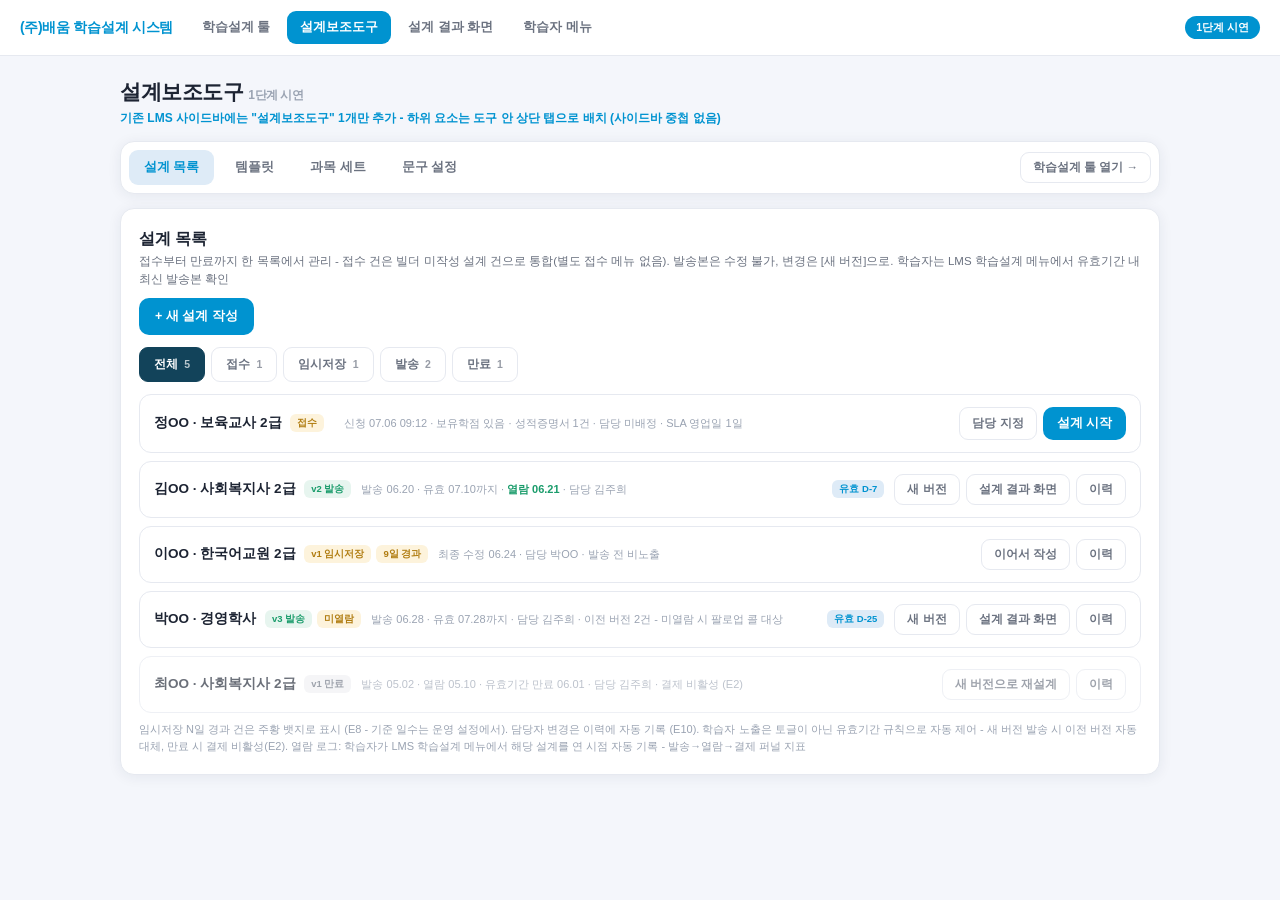
<file: learning-plan/admin.html>
<!DOCTYPE html>
<html lang="ko">
<head>
<meta charset="UTF-8">
<meta name="viewport" content="width=device-width, initial-scale=1.0">
<title>설계보조도구</title>
<link rel="stylesheet" href="../assets/tokens.css">
<style>
  :root{
    --navy:#12435a; --blue:var(--baeron-main); --blue-soft:var(--baeron-soft); --blue-line:var(--baeron-mid);
    --main:var(--baeron-main); --mid:var(--baeron-mid); --soft:var(--baeron-soft);
    --ink:#1d2433; --gray:#6b7280; --gray-light:#9aa3b2; --line:#e6e9f0;
    --bg:#f4f6fb; --card:#fff; --red:#e23b4e; --red-soft:#fdf1f2;
    --green:#1a9c6b; --green-soft:#e7f5ef; --amber:#b07c10; --amber-soft:#fdf3dc;
    --violet:#7c4fe0; --violet-soft:#f1ebfd;
    --radius:14px; --shadow:0 2px 14px rgba(27,42,74,.07);
  }
  *{box-sizing:border-box;margin:0;padding:0;}
  .gnb{position:sticky;top:0;z-index:80;display:flex;align-items:center;gap:16px;background:#fff;border-bottom:1px solid var(--line);padding:11px 20px;flex-wrap:wrap;}
  .gnb-logo{font-size:14px;font-weight:800;color:var(--main);text-decoration:none;letter-spacing:-.3px;white-space:nowrap;}
  .gnb-nav{display:flex;gap:4px;flex-wrap:wrap;flex:1;}
  .gnb-item{font-size:12.5px;font-weight:700;color:var(--gray);text-decoration:none;padding:7px 13px;border-radius:9px;white-space:nowrap;}
  .gnb-item:hover{background:var(--soft);color:var(--main);}
  .gnb-item.act{background:var(--main);color:#fff;}
  .gnb-tag{font-size:10.5px;font-weight:800;color:#fff;background:var(--main);border-radius:20px;padding:4px 11px;white-space:nowrap;}

  body{font-family:'Pretendard','Apple SD Gothic Neo','Malgun Gothic',sans-serif;background:var(--bg);color:var(--ink);line-height:1.5;-webkit-font-smoothing:antialiased;}
  .wrap{max-width:1080px;margin:0 auto;padding:20px 20px 80px;}
  .note{display:inline-flex;align-items:center;gap:6px;background:#fff7e6;border:1px solid #f5d98a;color:#8a6212;font-size:11px;font-weight:600;border-radius:20px;padding:3px 10px;margin:6px 0;}
  .note::before{content:"기획";background:#f5b942;color:#fff;font-size:10px;padding:1px 6px;border-radius:10px;}
  .page-head{display:flex;align-items:center;justify-content:space-between;margin-bottom:14px;flex-wrap:wrap;gap:10px;}
  .page-head h1{font-size:21px;font-weight:800;letter-spacing:-.5px;}
  .page-head .sub{font-size:12px;color:var(--blue);font-weight:600;margin-top:2px;}
  .role-toggle{display:flex;background:#fff;border:1px solid var(--line);border-radius:24px;padding:3px;}
  .role-toggle button{border:none;background:transparent;font-size:12.5px;font-weight:700;color:var(--gray);padding:8px 16px;border-radius:20px;cursor:pointer;font-family:inherit;}
  .role-toggle button.active{background:var(--navy);color:#fff;}

  .layout{display:block;}
  .tool-tabs{display:flex;align-items:center;gap:6px;background:var(--card);border:1px solid var(--line);border-radius:var(--radius);padding:8px;box-shadow:var(--shadow);flex-wrap:wrap;}
  .ttab{border:none;background:transparent;border-radius:9px;font-size:12.5px;font-weight:700;color:var(--gray);padding:9px 15px;cursor:pointer;font-family:inherit;position:relative;}
  .ttab.act{background:var(--blue-soft);color:var(--blue);font-weight:800;}
  .badge-n{display:inline-block;background:var(--amber);color:#fff;font-size:9.5px;font-weight:800;border-radius:8px;padding:1px 6px;margin-left:3px;vertical-align:1px;}

  /* 좌측 관리 메뉴 트리 */
  .menu-panel{background:var(--card);border:1px solid var(--line);border-radius:var(--radius);padding:14px;box-shadow:var(--shadow);}
  .menu-group{font-size:11px;font-weight:800;color:var(--gray-light);padding:6px 8px 4px;}
  .menu-item{display:flex;align-items:center;justify-content:space-between;font-size:13px;font-weight:600;color:var(--gray);border-radius:9px;padding:9px 10px;cursor:pointer;}
  .menu-item:hover{background:var(--bg);}
  .menu-item.act{background:var(--blue-soft);color:var(--blue);font-weight:800;}
  .menu-item .cnt{font-size:10.5px;font-weight:700;color:var(--gray-light);}
  .menu-item.act .cnt{color:var(--blue);}
  .menu-hint{font-size:10.5px;color:var(--gray-light);border-top:1px solid var(--line);margin-top:10px;padding:10px 8px 2px;line-height:1.6;}

  .main{display:flex;flex-direction:column;gap:14px;}
  .panel{background:var(--card);border:1px solid var(--line);border-radius:var(--radius);padding:18px;box-shadow:var(--shadow);}
  .panel-head{display:flex;align-items:center;justify-content:space-between;margin-bottom:12px;gap:10px;flex-wrap:wrap;}
  .panel-head h2{font-size:16px;font-weight:800;}
  .panel-head .desc{font-size:11.5px;color:var(--gray);margin-top:2px;}
  .btn-pri{background:var(--blue);color:#fff;border:none;border-radius:10px;font-size:12.5px;font-weight:800;padding:10px 16px;cursor:pointer;font-family:inherit;}
  .btn-line{background:#fff;border:1.5px solid var(--line);color:var(--gray);border-radius:9px;font-size:11.5px;font-weight:700;padding:7px 12px;cursor:pointer;font-family:inherit;}
  .btn-line:hover{border-color:var(--blue-line);color:var(--blue);}
  .btn-danger{background:#fff;border:1.5px solid var(--line);color:var(--gray-light);border-radius:9px;font-size:11.5px;font-weight:700;padding:7px 12px;cursor:pointer;font-family:inherit;}
  .btn-danger:hover{border-color:#f3b8c0;color:var(--red);}
  .btn-green{background:var(--green);border:none;color:#fff;border-radius:9px;font-size:11.5px;font-weight:800;padding:8px 13px;cursor:pointer;font-family:inherit;}

  /* 템플릿 탭 */
  .tabs{display:flex;gap:6px;margin-bottom:12px;}
  .tab{border:1.5px solid var(--line);background:#fff;border-radius:9px;font-size:12px;font-weight:700;padding:8px 14px;cursor:pointer;font-family:inherit;color:var(--gray);}
  .tab.act{background:var(--navy);border-color:var(--navy);color:#fff;}
  .tab .n{font-size:10.5px;opacity:.7;margin-left:3px;}

  /* 목록 행 */
  .row{display:flex;align-items:center;gap:10px;border:1.5px solid var(--line);border-radius:12px;padding:12px 14px;margin-bottom:8px;flex-wrap:wrap;background:#fff;}
  .row .name{font-size:13.5px;font-weight:700;min-width:180px;}
  .row .meta{font-size:11px;color:var(--gray-light);flex:1;min-width:160px;}
  .row .acts{display:flex;gap:6px;flex-wrap:wrap;}
  .tb{display:inline-block;font-size:9.5px;font-weight:800;border-radius:6px;padding:2px 7px;vertical-align:1px;margin-left:5px;white-space:nowrap;}
  .tb.pkg{background:var(--blue-soft);color:var(--blue);}
  .tb.mine{background:var(--violet-soft);color:var(--violet);}
  .tb.team{background:var(--green-soft);color:var(--green);}
  .tb.struct{background:#f0f1f4;color:var(--gray);}
  .tb.state{background:var(--amber-soft);color:var(--amber);}
  .tb.use{background:var(--navy);color:#fff;}
  .tb.wait{background:var(--amber-soft);color:var(--amber);}
  .readonly-bar{background:#f8f9fc;border-radius:10px;padding:9px 13px;font-size:11.5px;color:var(--gray);margin-bottom:10px;line-height:1.6;}
  .readonly-bar b{color:var(--ink);}

  /* 승인 대기 */
  .pending-box{border:1.5px solid #f0dba8;background:var(--amber-soft);border-radius:12px;padding:13px 14px;margin-bottom:12px;}
  .pending-box h4{font-size:12.5px;font-weight:800;color:var(--amber);margin-bottom:8px;}
  .pending-box .row{background:#fff;border-color:#f0dba8;margin-bottom:6px;}

  /* 세트 */
  .set-chips{display:flex;gap:4px;flex-wrap:wrap;flex:1;min-width:200px;}
  .schip{font-size:10.5px;font-weight:700;background:var(--bg);border:1px solid var(--line);border-radius:7px;padding:3px 8px;color:var(--gray);}
  .new-set{border:1.5px dashed var(--blue-line);background:var(--blue-soft);border-radius:12px;padding:14px;margin-bottom:12px;display:none;}
  .new-set.open{display:block;}
  .new-set .fr{display:flex;gap:8px;margin-bottom:8px;flex-wrap:wrap;align-items:center;}
  .new-set label{font-size:11.5px;font-weight:700;color:var(--gray);width:64px;}
  .new-set input[type=text]{flex:1;min-width:180px;border:1.5px solid var(--line);border-radius:9px;padding:9px 11px;font-size:12.5px;font-family:inherit;}
  .new-set input[type=text]:focus{border-color:var(--blue);outline:none;}
  .scope-pick{display:flex;gap:5px;}
  .scope-pick button{border:1.5px solid var(--line);background:#fff;border-radius:8px;font-size:11px;font-weight:700;padding:6px 11px;cursor:pointer;font-family:inherit;color:var(--gray);}
  .scope-pick button.on{background:var(--blue);border-color:var(--blue);color:#fff;}
  .footer-hint{font-size:11px;color:var(--gray-light);margin-top:8px;line-height:1.6;}

  .lst-expose{display:inline-flex;align-items:center;gap:5px;font-size:11px;font-weight:700;color:var(--gray);cursor:pointer;white-space:nowrap;}
  .lst-expose input{width:14px;height:14px;accent-color:var(--blue);cursor:pointer;}
  .lst-expose b{color:var(--blue);}
  .copy-sec{border:1.5px solid var(--line);border-radius:12px;padding:14px;margin-bottom:12px;}
  .copy-head{display:flex;align-items:center;justify-content:space-between;gap:10px;margin-bottom:10px;flex-wrap:wrap;}
  .copy-head h3{font-size:13.5px;font-weight:800;}
  .copy-sub{font-size:10.5px;color:var(--gray-light);}
  .copy-course{border:1.5px solid var(--line);border-radius:8px;padding:6px 10px;font-size:12px;font-family:inherit;font-weight:700;color:var(--ink);}
  .copy-item{margin-bottom:9px;}
  .copy-item label{display:block;font-size:11.5px;font-weight:700;color:var(--gray);margin-bottom:4px;}
  .copy-item textarea{width:100%;border:1.5px solid var(--line);border-radius:9px;padding:9px 11px;font-size:12px;font-family:inherit;min-height:44px;resize:vertical;line-height:1.6;}
  .copy-item textarea:focus{border-color:var(--blue);outline:none;}
  .copy-save{display:flex;justify-content:flex-end;gap:6px;margin-top:4px;}
  /* 템플릿 등록 */
  .tn-back{background:none;border:none;font-size:11.5px;font-weight:700;color:var(--gray);cursor:pointer;font-family:inherit;padding:0 0 7px;}
  .tn-back:hover{color:var(--blue);}
  .seg{display:inline-flex;background:#eef1f6;border-radius:10px;padding:3px;gap:2px;}
  .seg button{border:none;background:transparent;font-size:11.5px;font-weight:700;color:var(--gray);padding:7px 14px;border-radius:8px;cursor:pointer;font-family:inherit;}
  .seg button.on{background:#fff;color:var(--navy);box-shadow:0 1px 4px rgba(27,42,74,.12);}
  .tn-grid{display:grid;gap:14px;grid-template-columns:1.3fr .8fr;align-items:start;}
  .tn-col-a,.tn-col-b{display:flex;flex-direction:column;gap:14px;min-width:0;}
  .tn-wide{margin-top:14px;}
  .blk{border:1.5px solid var(--line);border-radius:12px;padding:15px;background:#fff;}
  .blk>h3{font-size:13.5px;font-weight:800;margin-bottom:3px;}
  .blk>.bd{font-size:11px;color:var(--gray-light);margin-bottom:11px;line-height:1.65;}
  .fr{display:flex;gap:8px;margin-bottom:9px;flex-wrap:wrap;align-items:center;}
  .fr>label{font-size:11.5px;font-weight:700;color:var(--gray);width:74px;flex:0 0 74px;}
  .fr input[type=text],.fr select{flex:1;min-width:140px;border:1.5px solid var(--line);border-radius:9px;padding:9px 11px;font-size:12.5px;font-family:inherit;color:var(--ink);background:#fff;}
  .fr input[type=text]:focus,.fr select:focus{border-color:var(--blue);outline:none;}
  .src-cards{display:flex;gap:8px;flex-wrap:wrap;}
  .src{flex:1;min-width:148px;border:1.5px solid var(--line);border-radius:11px;padding:12px;cursor:pointer;background:#fff;}
  .src:hover{border-color:var(--blue-line);}
  .src.on{border-color:var(--blue);background:var(--blue-soft);}
  .src .sh{font-size:12px;font-weight:800;margin-bottom:3px;}
  .src .ss{font-size:10.5px;color:var(--gray-light);line-height:1.55;}
  .up{margin-top:11px;border:1.5px dashed var(--blue-line);background:#f8faff;border-radius:12px;padding:14px;text-align:center;}
  .up .ut{font-size:12px;font-weight:800;margin-bottom:3px;}
  .up .ud{font-size:10.5px;color:var(--gray-light);margin-bottom:10px;line-height:1.65;}
  .up .ub{display:flex;gap:6px;}
  .up button{flex:1;border:1.5px solid var(--blue-line);border-radius:9px;font-size:11.5px;font-weight:700;padding:9px 4px;cursor:pointer;font-family:inherit;background:#fff;color:var(--blue);}
  .up button.pri{background:var(--blue);color:#fff;}
  .up .done{font-size:10.5px;color:var(--green);font-weight:700;margin-top:9px;}
  .sum{display:flex;gap:6px;flex-wrap:wrap;margin-bottom:10px;}
  .sum .s{flex:1 1 0;min-width:62px;border:1.5px solid var(--line);border-radius:10px;padding:8px 6px;text-align:center;background:#fff;}
  .sum .s .v{font-size:17px;font-weight:800;line-height:1.2;}
  .sum .s .k{font-size:10px;color:var(--gray-light);font-weight:700;margin-top:2px;}
  .sum .s.ok{border-color:#bfe6d5;} .sum .s.ok .v{color:var(--green);}
  .sum .s.warn{border-color:#f0dba8;} .sum .s.warn .v{color:var(--amber);}
  .sum .s.bad{border-color:#f3b8c0;} .sum .s.bad .v{color:var(--red);}
  .tn-bulk{display:flex;align-items:center;gap:10px;flex-wrap:wrap;background:var(--amber-soft);border:1.5px solid #f0dba8;border-radius:10px;padding:10px 12px;margin-bottom:10px;font-size:11px;color:#8a6212;line-height:1.6;}
  .tn-bulk span{flex:1;min-width:200px;}
  .tn-bulk b{color:#6b4c08;}
  .tn-bulk button{border:1.5px solid var(--amber);background:var(--amber);color:#fff;border-radius:8px;font-size:11.5px;font-weight:800;padding:8px 14px;cursor:pointer;font-family:inherit;white-space:nowrap;}
  .mt-wrap{overflow-x:auto;}
  .mt{width:100%;border-collapse:collapse;font-size:11.5px;}
  .mt th{text-align:left;font-size:10px;font-weight:800;color:var(--gray-light);border-bottom:1.5px solid var(--line);padding:7px 6px;white-space:nowrap;}
  .mt td{border-bottom:1px solid var(--line);padding:8px 6px;vertical-align:middle;white-space:nowrap;}
  .mt tr.rn td{background:var(--amber-soft);}
  .mt tr.rx td{background:var(--red-soft);}
  .mt tr.rd td{opacity:.45;}
  .mt .raw{color:var(--gray);white-space:nowrap;}
  .mt .to{font-weight:700;white-space:nowrap;}
  .mt .ar{color:var(--gray-light);padding:0 2px;}
  .mb{display:inline-block;font-size:9.5px;font-weight:800;border-radius:6px;padding:2px 7px;white-space:nowrap;}
  .mb.a{background:var(--green-soft);color:var(--green);}
  .mb.f{background:var(--blue-soft);color:var(--blue);}
  .mb.n{background:var(--amber-soft);color:var(--amber);}
  .mb.x{background:var(--red-soft);color:var(--red);}
  .mb.e{background:var(--violet-soft);color:var(--violet);}
  .mb.d{background:#f0f1f4;color:var(--gray-light);}
  .mini{border:1.5px solid var(--line);background:#fff;color:var(--gray);border-radius:7px;font-size:10.5px;font-weight:700;padding:5px 9px;cursor:pointer;font-family:inherit;white-space:nowrap;margin-right:3px;}
  .mini:hover{border-color:var(--blue-line);color:var(--blue);}
  .tbl-empty{border:1.5px dashed var(--line);border-radius:11px;padding:24px 14px;text-align:center;font-size:11.5px;color:var(--gray-light);line-height:1.75;}
  .semp{border:1.5px solid var(--line);border-radius:11px;padding:11px 12px;margin-bottom:7px;}
  .semp .sh{display:flex;justify-content:space-between;align-items:center;font-size:12px;font-weight:800;margin-bottom:7px;gap:8px;}
  .semp .sh .c{font-size:10.5px;font-weight:700;color:var(--gray-light);}
  .semp .chips{display:flex;gap:4px;flex-wrap:wrap;}
  .semp .chip{font-size:10.5px;font-weight:700;background:var(--bg);border:1px solid var(--line);border-radius:7px;padding:3px 8px;color:var(--gray);}
  .semp .chip.x{background:var(--red-soft);border-color:#f3b8c0;color:var(--red);}
  .save-bar{display:flex;align-items:center;gap:8px;flex-wrap:wrap;}
  .btn-pri:disabled{background:#c9d0dc;cursor:not-allowed;}
  .blocked{font-size:11px;font-weight:700;color:var(--red);flex:1;min-width:150px;}
  .mt tr.re td{background:#f7f3ff;}
  .mt .slotv{color:var(--violet);font-weight:700;font-size:11px;}
  .semp .chip.slot{border-style:dashed;}
  .readonly-bar code,.xl-cols code,.xl-warn code{background:#eef1f6;border-radius:4px;padding:1px 5px;font-size:11px;color:var(--ink);}
  .semp .chip.e{background:var(--violet-soft);border-color:#d8c8f7;color:var(--violet);}
  #viewTmplNew .note{display:block;line-height:1.65;}
  #viewTmplNew .note::before{margin-right:6px;}
  @media(max-width:900px){.tn-grid{grid-template-columns:1fr;}}
  /* 엑셀 양식 미리보기 모달 */
  .fs-modal{display:none;position:fixed;inset:0;background:rgba(27,42,74,.45);z-index:90;align-items:center;justify-content:center;padding:20px;}
  .fs-modal.open{display:flex;}
  .fs-box{background:#fff;border-radius:18px;padding:24px;width:640px;max-width:100%;max-height:86vh;overflow-y:auto;}
  .fs-box h4{font-size:16px;font-weight:800;margin-bottom:4px;}
  .fs-box .md{font-size:11.5px;color:var(--gray);margin-bottom:14px;}
  .xl-wrap{overflow-x:auto;border:1.5px solid var(--line);border-radius:10px;margin-bottom:12px;}
  .xl{width:100%;border-collapse:collapse;font-size:11.5px;white-space:nowrap;}
  .xl th{background:#eef1f6;color:var(--ink);font-weight:800;font-size:10.5px;padding:8px 10px;border-right:1px solid #dfe3ec;border-bottom:1.5px solid #dfe3ec;text-align:left;}
  .xl th:last-child{border-right:none;}
  .xl td{padding:8px 10px;border-right:1px solid var(--line);border-bottom:1px solid var(--line);color:var(--gray);}
  .xl td:last-child{border-right:none;}
  .xl tr:last-child td{border-bottom:none;}
  .xl .rn{background:#f8f9fc;color:var(--gray-light);font-weight:700;text-align:center;width:32px;}
  .xl .ex{color:var(--ink);font-weight:600;}
  .xl .ext{color:var(--violet);font-weight:700;}
  .xl-cols{font-size:11px;color:var(--gray);line-height:1.85;margin-bottom:10px;}
  .xl-cols b{color:var(--ink);}
  .xl-cols .req{display:inline-block;font-size:9px;font-weight:800;border-radius:5px;padding:1px 5px;background:var(--blue-soft);color:var(--blue);margin-right:4px;}
  .xl-warn{background:#fff7e6;border:1px solid #f5d98a;color:#8a6212;border-radius:10px;padding:10px 12px;font-size:11px;line-height:1.75;}
  .xl-warn b{color:#6b4c08;}
  .fs-acts{display:flex;gap:8px;margin-top:14px;}
  .fs-acts button{flex:1;border-radius:11px;padding:13px;font-size:13px;font-weight:800;cursor:pointer;font-family:inherit;}
  .fs-close{background:#fff;border:1.5px solid var(--line);color:var(--gray);}
  .fs-dl{background:var(--blue);color:#fff;border:none;}
  .hidden{display:none;}
  @media(max-width:860px){.layout{grid-template-columns:1fr;}}
</style>
</head>
<body>
<div class="gnb"><a href="index.html" class="gnb-logo">(주)배움 학습설계 시스템</a><nav class="gnb-nav"><a href="builder.html" class="gnb-item">학습설계 툴</a><a href="admin.html" class="gnb-item act">설계보조도구</a><a href="builder.html?view=student" class="gnb-item">설계 결과 화면</a><a href="learner.html" class="gnb-item">학습자 메뉴</a></nav><span class="gnb-tag">1단계 시연</span></div>
<div class="wrap">

  <div class="page-head">
    <div>
      <h1>설계보조도구 <span style="font-size:12px;color:var(--gray-light);font-weight:600">1단계 시연</span></h1>
      <div class="sub">기존 LMS 사이드바에는 "설계보조도구" 1개만 추가 - 하위 요소는 도구 안 상단 탭으로 배치 (사이드바 중첩 없음)</div>
    </div>

  </div>

  <div class="layout">


    <!-- 우측: 학습설계 툴 워크스페이스 -->
    <div class="main">
      <div class="tool-tabs">
        <button class="ttab act" id="miList" onclick="switchMenu('list')">설계 목록</button>
        <button class="ttab" id="miTmpl" onclick="switchMenu('tmpl')">템플릿</button>
        <button class="ttab" id="miSet" onclick="switchMenu('set')">과목 세트</button>
        <button class="ttab" id="miCopy" onclick="switchMenu('copy')">문구 설정</button>
        <span style="flex:1"></span>
        <button class="btn-line" onclick="goBuilder()">학습설계 툴 열기 →</button>
      </div>


      <!-- ===== 설계 목록 ===== -->
      <div class="panel" id="viewList">
        <div class="panel-head">
          <div>
            <h2>설계 목록</h2>
            <div class="desc">접수부터 만료까지 한 목록에서 관리 - 접수 건은 빌더 미작성 설계 건으로 통합(별도 접수 메뉴 없음). 발송본은 수정 불가, 변경은 [새 버전]으로. 학습자는 LMS 학습설계 메뉴에서 유효기간 내 최신 발송본 확인</div>
          </div>
          <button class="btn-pri" onclick="goBuilder()">+ 새 설계 작성</button>
        </div>
        <div class="tabs">
          <button class="tab act" onclick="listFilter(this,'all')">전체 <span class="n">5</span></button>
          <button class="tab" onclick="listFilter(this,'req')">접수 <span class="n">1</span></button>
          <button class="tab" onclick="listFilter(this,'draft')">임시저장 <span class="n">1</span></button>
          <button class="tab" onclick="listFilter(this,'sent')">발송 <span class="n">2</span></button>
          <button class="tab" onclick="listFilter(this,'expired')">만료 <span class="n">1</span></button>
        </div>
        <div class="row" data-st="req"><span class="name">정OO · 보육교사 2급 <span class="tb wait">접수</span></span><span class="meta">신청 07.06 09:12 · 보유학점 있음 · 성적증명서 1건 · 담당 미배정 · SLA 영업일 1일</span><span class="acts"><button class="btn-line" onclick="alert('담당자 지정 (시연)')">담당 지정</button><button class="btn-pri" style="padding:8px 14px" onclick="goBuilder()">설계 시작</button></span></div>
        <div class="row" data-st="sent"><span class="name">김OO · 사회복지사 2급 <span class="tb team">v2 발송</span></span><span class="meta">발송 06.20 · 유효 07.10까지 · <b style="color:var(--green)">열람 06.21</b> · 담당 김주희</span><span class="tb pkg">유효 D-7</span><span class="acts"><button class="btn-line" onclick="goBuilder()">새 버전</button><button class="btn-line" onclick="goStudent()">설계 결과 화면</button><button class="btn-line" onclick="alert('변경 로그 (시연)\n06.20 김주희 - v2 발송\n06.18 김주희 - v1 복사 → v2 작업본\n03.15 박OO - v1 발송 (담당 변경 06.01)')">이력</button></span></div>
        <div class="row" data-st="draft"><span class="name">이OO · 한국어교원 2급 <span class="tb state">v1 임시저장</span><span class="tb wait">9일 경과</span></span><span class="meta">최종 수정 06.24 · 담당 박OO · 발송 전 비노출</span><span class="acts"><button class="btn-line" onclick="goBuilder()">이어서 작성</button><button class="btn-line">이력</button></span></div>
        <div class="row" data-st="sent"><span class="name">박OO · 경영학사 <span class="tb team">v3 발송</span><span class="tb wait">미열람</span></span><span class="meta">발송 06.28 · 유효 07.28까지 · 담당 김주희 · 이전 버전 2건 - 미열람 시 팔로업 콜 대상</span><span class="tb pkg">유효 D-25</span><span class="acts"><button class="btn-line" onclick="goBuilder()">새 버전</button><button class="btn-line" onclick="goStudent()">설계 결과 화면</button><button class="btn-line">이력</button></span></div>
        <div class="row" data-st="expired" style="opacity:.65"><span class="name">최OO · 사회복지사 2급 <span class="tb struct">v1 만료</span></span><span class="meta">발송 05.02 · 열람 05.10 · 유효기간 만료 06.01 · 담당 김주희 · 결제 비활성 (E2)</span><span class="acts"><button class="btn-line" onclick="goBuilder()">새 버전으로 재설계</button><button class="btn-line">이력</button></span></div>
        <div class="footer-hint">임시저장 N일 경과 건은 주황 뱃지로 표시 (E8 - 기준 일수는 운영 설정에서). 담당자 변경은 이력에 자동 기록 (E10). 학습자 노출은 토글이 아닌 유효기간 규칙으로 자동 제어 - 새 버전 발송 시 이전 버전 자동 대체, 만료 시 결제 비활성(E2). 열람 로그: 학습자가 LMS 학습설계 메뉴에서 해당 설계를 연 시점 자동 기록 - 발송→열람→결제 퍼널 지표</div>
      </div>

      <!-- ===== 설계 결과 화면 문구 관리 ===== -->
      <div class="panel hidden" id="viewCopy">
        <div class="panel-head">
          <div>
            <h2>설계 결과 화면 문구 관리</h2>
            <div class="desc">문구를 3층으로 나눠 관리 - 설계 결과 화면에서는 개인 맞춤 → 과정 기본 → 학점은행제 기본 순으로 조립됩니다</div>
          </div>
        </div>
        <div class="readonly-bar">조립 순서: <b>① 개인 맞춤 (담당자 코멘트)</b> 설계 본문 하단 → <b>② 과정 기본</b> 과정 안내 → <b>③ 학점은행제 기본</b> 최하단 공통 유의사항. 발송 시 세 층 모두 스냅샷에 고정됩니다</div>

        <div class="copy-sec">
          <div class="copy-head"><h3>학점은행제 기본 <span class="tb pkg">전 과정 공통</span></h3><span class="copy-sub">법·제도 관련 고정 유의사항 - 수정 시 이후 발송분부터 적용</span></div>
          <div class="copy-item"><label>가격·유효기간 안내</label><textarea>본 설계 금액은 유효기간 내 결제 시 보장되며, 만료 후에는 재설계 기준가가 적용됩니다.</textarea></div>
          <div class="copy-item"><label>연간 이수학점 유의</label><textarea>학점은행제는 연간 최대 42학점까지 이수 가능합니다. 타기관 수강분을 신고하지 않은 경우 초과 여부를 확인할 수 없으니 유의 바랍니다.</textarea></div>
          <div class="copy-item"><label>기이수 인정 고지</label><textarea>기이수 인정 내역은 제출하신 성적증명서를 기준으로 하며, 국가평생교육진흥원 심사 결과에 따라 달라질 수 있습니다.</textarea></div>
          <div class="copy-save"><button class="btn-line" onclick="alert('변경 이력 (시연)\n06.12 김주희 - 연간 이수학점 문구 수정')">이력</button><button class="btn-pri" style="padding:9px 16px" onclick="alert('저장 (시연) - 이후 발송분부터 적용, 기존 스냅샷 불변')">저장</button></div>
        </div>

        <div class="copy-sec">
          <div class="copy-head"><h3>과정 기본 <span class="tb team">과정별</span></h3>
            <select class="copy-course" onchange="alert('과정 전환 (시연): '+this.value)"><option>사회복지사 2급</option><option>한국어교원 2급</option><option>경영학사</option></select>
          </div>
          <div class="copy-item"><label>과정 안내</label><textarea>사회복지사 2급은 이론 과목 이수 후 현장실습(160시간)을 수료해야 자격 신청이 가능합니다.</textarea></div>
          <div class="copy-item"><label>실습 안내</label><textarea>현장실습은 실습기관 배정 일정에 따라 개강일이 달라질 수 있으며, 지역(수도권/전국) 선택이 필요합니다.</textarea></div>
          <div class="copy-save"><button class="btn-line">이력</button><button class="btn-pri" style="padding:9px 16px" onclick="alert('저장 (시연)')">저장</button></div>
        </div>


        <div class="copy-sec">
          <div class="copy-head"><h3>자주 쓰는 문구 (스니펫) <span class="tb mine">개인 맞춤용 부품</span></h3><span class="copy-sub">과목 세트의 문구 버전 - 승인 없음 · 수정 이력 기록 (세트와 동일 정책)</span></div>
          <div class="row"><span class="name">야간 접수 안내 <span class="tb team">팀</span></span><span class="meta" style="flex:1">야간·주말 접수분은 다음 영업일 기준으로 설계가 완료됩니다…</span><span class="meta" style="flex:0 0 auto">사용 34회</span><span class="acts"><button class="btn-line">수정</button><button class="btn-line">이력</button><button class="btn-danger">삭제</button></span></div>
          <div class="row"><span class="name">실습 일정 안내 <span class="tb team">팀</span></span><span class="meta" style="flex:1">현장실습은 기관 배정에 따라 개강일이 변동될 수 있어…</span><span class="meta" style="flex:0 0 auto">사용 21회</span><span class="acts"><button class="btn-line">수정</button><button class="btn-line">이력</button><button class="btn-danger">삭제</button></span></div>
          <div class="row"><span class="name">전적대 서류 보완 요청 <span class="tb mine">내 것</span></span><span class="meta" style="flex:1">성적증명서 원본 확인이 추가로 필요한 경우…</span><span class="meta" style="flex:0 0 auto">사용 6회</span><span class="acts"><button class="btn-line">수정</button><button class="btn-line" onclick="alert('팀 문구로 전환 (시연)')">팀으로</button><button class="btn-danger">삭제</button></span></div>
          <div class="copy-save"><button class="btn-pri" style="padding:9px 16px" onclick="alert('스니펫 추가 (시연) - 빌더 코멘트에서 [현재 코멘트를 문구로 저장]으로도 등록 가능')">+ 문구 추가</button></div>
        </div>
        <div class="copy-sec" style="background:#f8f9fc;">
          <div class="copy-head"><h3>개인 맞춤 안내 <span class="tb mine">설계별</span></h3><span class="copy-sub">읽기 전용 - 이 화면에서 관리하지 않습니다</span></div>
          <div style="font-size:12px;color:var(--gray);line-height:1.7;">담당자가 <b>빌더의 설계 코멘트</b>에 설계별로 입력합니다. 코멘트 영역의 <b>[자주 쓰는 문구]</b>로 아래 스니펫을 불러와 삽입 후 학습자에 맞게 수정하는 흐름 - 설계 결과 화면 "설계 담당자 코멘트"에 노출, 발송 시 해당 설계 스냅샷에만 고정</div>
          <div class="copy-save"><button class="btn-line" onclick="goBuilder()">빌더에서 확인</button></div>
        </div>
      </div>

      <!-- ===== 템플릿 관리 ===== -->
      <div class="panel hidden" id="viewTmpl">
        <div class="panel-head">
          <div>
            <h2>템플릿 관리</h2>
            <div class="desc">과정×학력 단위의 설계 전체 틀 - 불러오면 학습자 전용 사본이 생성되며 원본은 변하지 않습니다</div>
          </div>
          <button class="btn-pri" onclick="tnOpen()">+ 템플릿 만들기</button>
        </div>

        <div class="tabs">
          <button class="tab act" id="tabPkg" onclick="tmplTab('pkg')">패키지 연동 <span class="n">4</span></button>
          <button class="tab" id="tabMine" onclick="tmplTab('mine')">내 템플릿 <span class="n">3</span></button>
          <button class="tab" id="tabTeam" onclick="tmplTab('team')">팀 공유 <span class="n">2</span></button>
        </div>

        <!-- 패키지 연동 탭 -->
        <div id="panePkg">
          <div class="readonly-bar"><b>자동 변환 · 읽기 전용</b> - 패키지 등록 데이터(학기·차수·과목·이수구분·가격)에서 자동 변환됩니다. 수정은 패키지 등록 메뉴에서, 여기서는 조회와 사용 여부만 관리합니다.</div>
          <div class="row"><span class="name">사회복지사 2급 실습포함 <span class="tb pkg">패키지</span><span class="tb use">사용중</span></span><span class="meta">전문대졸 이상 · 14과목 · 개강 05.29 (차수 연동)</span><span class="acts"><button class="btn-line" onclick="alert('미리보기 (시연): 빌더 로드 화면과 동일 렌더')">미리보기</button><button class="btn-line" onclick="alert('원본 패키지 등록 화면으로 이동 (시연)')">원본 패키지</button><button class="btn-line" onclick="alert('사용 안 함 처리 (시연)\n빌더의 템플릿 목록에서 숨김 - 패키지 판매에는 영향 없음')">사용 안 함</button></span></div>
          <div class="row"><span class="name">사회복지사 2급 이론 <span class="tb pkg">패키지</span><span class="tb use">사용중</span></span><span class="meta">고졸 · 20과목 · 개강 05.29</span><span class="acts"><button class="btn-line">미리보기</button><button class="btn-line">원본 패키지</button><button class="btn-line">사용 안 함</button></span></div>
          <div class="row"><span class="name">한국어교원 2급 스타트 <span class="tb pkg">패키지</span><span class="tb use">사용중</span></span><span class="meta">전문대졸 이상 · 18과목 · 개강 05.29</span><span class="acts"><button class="btn-line">미리보기</button><button class="btn-line">원본 패키지</button><button class="btn-line">사용 안 함</button></span></div>
          <div class="row" style="opacity:.55"><span class="name">경영학사 편입 <span class="tb pkg">패키지</span></span><span class="meta">전문대졸 · 80학점 · 마감 차수 - 최신 모집분 등록 시 자동 갱신</span><span class="acts"><button class="btn-line">미리보기</button><button class="btn-line">원본 패키지</button></span></div>
        </div>

        <!-- 내 템플릿 탭 -->
        <div id="paneMine" class="hidden">
          <div class="readonly-bar">빌더에서 <b>[내 템플릿 저장]</b>으로 생성됩니다 - 구조만 저장(상태 초기화, 권장) / 상태 포함 저장(같은 패턴 학습자 전용) 구분</div>
          <div class="row"><span class="name">보육교사 자격 보유자 패턴 <span class="tb mine">내 것</span><span class="tb struct">구조만</span></span><span class="meta">사복 2급 · 전문대졸 · 06.02 저장 · 최근 사용 06.28</span><span class="acts"><button class="btn-line">미리보기</button><button class="btn-line">이름 변경</button><button class="btn-line" onclick="alert('복제 (시연): 사본 생성 후 수정')">복제</button><button class="btn-green" onclick="alert('팀에 공유 (시연)\n승인 절차 없음 - 즉시 팀 공유 탭에 노출, 언제든 공유 해제 가능\n공유·수정 내역은 이력에 자동 기록')">팀에 공유</button><button class="btn-danger">삭제</button></span></div>
          <div class="row"><span class="name">전적대 사복 재구성 패턴 <span class="tb mine">내 것</span><span class="tb state">상태 포함</span></span><span class="meta">사복 2급 · 전문대졸 · 06.15 저장</span><span class="acts"><button class="btn-line">미리보기</button><button class="btn-line">이름 변경</button><button class="btn-line">복제</button><button class="btn-green">팀에 공유</button><button class="btn-danger">삭제</button></span></div>
          <div class="row"><span class="name">학사 3학기 압축 패턴 <span class="tb mine">내 것</span><span class="tb struct">구조만</span><span class="tb team">공유 중</span></span><span class="meta">경영학사 · 06.08 저장 · 팀 공유 06.30</span><span class="acts"><button class="btn-line">미리보기</button><button class="btn-line" onclick="alert('공유 해제 (시연): 팀 목록에서 제거 - 이미 사용된 설계에는 영향 없음')">공유 해제</button><button class="btn-danger">삭제</button></span></div>
        </div>

        <!-- 팀 공유 탭 -->
        <div id="paneTeam" class="hidden">
          <div class="readonly-bar">작성자가 팀에 공유한 템플릿 - 모든 담당자가 빌더에서 사용 가능. 승인 절차 없음, 공유/해제·수정·삭제는 <b>작성자만</b> (다른 사람은 복제 후 사용) · 변경 이력 자동 기록</div>
          <div class="row"><span class="name">전적대 사복 일부이수 패턴 <span class="tb team">팀 공유</span><span class="tb struct">구조만</span></span><span class="meta">공유 박OO 06.20 · 사용 31회 · 수정·해제는 작성자만</span><span class="acts"><button class="btn-line">미리보기</button><button class="btn-line" onclick="alert('내 템플릿으로 복제 (시연): 사본을 수정해 재공유 요청 가능')">내 것으로 복제</button><span style="font-size:10px;color:var(--gray-light)">작성자 아님 - 복제만</span></span></div>
          <div class="row"><span class="name">한국어교원 3중 요건 패턴 <span class="tb team">팀 공유</span><span class="tb struct">구조만</span></span><span class="meta">공유 김주희 06.25 · 사용 12회 · 수정·해제는 작성자만</span><span class="acts"><button class="btn-line">미리보기</button><button class="btn-line">내 것으로 복제</button><button class="btn-danger" onclick="alert('공유 해제 (시연) - 작성자 본인')">공유 해제</button></span></div>
        </div>
      </div>

      <!-- ===== 템플릿 등록 (직접 등록) ===== -->
      <div class="panel hidden" id="viewTmplNew">
        <button class="tn-back" onclick="tnClose()">&larr; 템플릿 관리로</button>
        <div class="panel-head">
          <div>
            <h2>템플릿 직접 등록</h2>
            <div class="desc">패키지로 구성되지 않은 과정의 설계 틀을 직접 만듭니다 - 엑셀로 올리거나 화면에서 과목을 검색해 구성</div>
          </div>
        </div>

        <div class="readonly-bar"><b>패키지로 판매 중인 과정은 여기서 만들지 마세요</b> - 패키지 등록 데이터에서 자동 변환되므로 중복 등록이 됩니다. 이 화면은 <b>패키지 미구성 과정</b>(예: 보육교사 2급)과 기존 엑셀 설계안 이관 전용입니다.</div>

        <div class="tn-grid">
          <div class="tn-col-a">

            <!-- 1. 기본 정보 -->
            <div class="blk cur" data-step="1">
              <h3>1. 기본 정보</h3>
              <div class="bd">템플릿을 고르는 기준이 되는 값 - 빌더의 템플릿 목록에 이 조건으로 표시됩니다</div>
              <div class="fr"><label>템플릿명</label><input type="text" value="보육교사 2급 (패키지 미구성)"></div>
              <div class="fr"><label>과정</label>
                <select><option>보육교사 2급</option><option>사회복지사 2급</option><option>한국어교원 2급</option><option>경영학사 편입</option></select>
                <select><option>자격증 과정</option><option>학위 과정</option></select>
              </div>
              <div class="fr"><label>학력 조건</label>
                <select><option>전문대졸 이상</option><option>고졸</option><option>대졸</option><option>제한 없음</option></select>
                <select><option>이론</option><option>실습 포함</option></select>
              </div>
              <div class="fr"><label>설명</label><input type="text" placeholder="담당자에게 보일 한 줄 설명 (선택)"></div>
              <span class="note">차수·개강일은 템플릿에 넣지 않습니다 - 1학기차·2학기차 같은 <b>상대 학기</b>로만 저장하고, 실제 개강일은 빌더에서 학습자별로 정합니다</span>
            </div>

            <!-- 2. 과목 구성 -->
            <div class="blk" data-step="2">
              <h3>2. 과목 구성 방식</h3>
              <div class="bd">셋 중 하나로 시작한 뒤, 등록 후에도 개별 과목 추가·삭제는 가능합니다</div>
              <div class="src-cards">
                <div class="src on" id="srcExcel" onclick="tnPickSrc('excel')">
                  <div class="sh">엑셀 업로드</div>
                  <div class="ss">기존 엑셀 설계안을 표준 양식으로 일괄 등록<br>과목명은 배론 과목 목록과 자동 매칭</div>
                </div>
                <div class="src" id="srcSearch" onclick="tnPickSrc('search')">
                  <div class="sh">과목 검색해 추가</div>
                  <div class="ss">배론 과목 목록에서 하나씩 골라 구성<br>과목 수가 적거나 처음 만들 때</div>
                </div>
                <div class="src" id="srcCopy" onclick="tnPickSrc('copy')">
                  <div class="sh">기존 것 복제</div>
                  <div class="ss">패키지·내 템플릿·팀 공유본을 복사<br>매칭 단계 없이 바로 배치 수정</div>
                </div>
              </div>

              <div class="up" id="upBox">
                <div class="ut">학습계획 엑셀 업로드</div>
                <div class="ud">열: 학기(1·2·3…) · 과목명 · 학점 · 이수구분<br><b>가격·개강일 열은 없습니다</b> - 과목·차수 정보에서 자동으로 붙습니다<br>타기관에서 들을 과목은 지금 쓰시던 대로 <b>과목명 뒤에 (타사)</b> - 그대로 읽습니다</div>
                <div class="ub">
                  <button onclick="openFormSpec()">양식 보기</button>
                  <button class="pri" onclick="tnUpload()">파일 업로드</button>
                </div>
                <div class="done" id="upDone" style="display:none;">✓ 18행 읽음 - 아래 매칭 확인 단계에서 결과를 확인하세요</div>
              </div>

              <div class="up" id="searchBox" style="display:none;border-style:solid;background:#fff;text-align:left;">
                <div class="fr" style="margin-bottom:0"><label>과목 검색</label><input type="text" placeholder="과목명 입력 (시연)"><button class="mini" style="padding:9px 14px" onclick="alert('과목 검색 (시연)\n배론이 파는 과목 목록에서 찾습니다\n선택 시 학점·이수구분이 등록된 값으로 자동 입력됩니다')">검색</button></div>
              </div>

              <div class="up" id="copyBox" style="display:none;border-style:solid;background:#fff;text-align:left;">
                <div class="fr" style="margin-bottom:0"><label>복제 원본</label><select><option>사회복지사 2급 실습포함 (패키지)</option><option>보육교사 자격 보유자 패턴 (내 템플릿)</option><option>전적대 사복 일부이수 패턴 (팀 공유)</option></select><button class="mini" style="padding:9px 14px" onclick="alert('복제 (시연): 과목·학기 배치를 그대로 복사한 새 템플릿 초안 생성 - 원본은 변하지 않습니다')">복제</button></div>
              </div>
            </div>

          </div>

          <div class="tn-col-b">
            <!-- 4. 배치 미리보기 -->
            <div class="blk" data-step="4">
              <h3>4. 학기 배치 미리보기</h3>
              <div class="bd">엑셀의 학기 열대로 배치된 결과 - 저장 후 빌더에서 학습자별로 조정합니다</div>
              <div id="tnPrev"></div>
            </div>
          </div>
        </div>

        <!-- 3. 매칭 확인 - 표가 넓어 전체 폭 사용 -->
            <div class="blk tn-wide" data-step="3">
              <h3>3. 과목 매칭 확인</h3>
              <div class="bd">엑셀의 과목명을 <b>배론이 파는 과목 목록</b>과 대조한 결과입니다. <b>미판정·확인 필요가 남으면 저장할 수 없습니다</b> - 템플릿은 여러 설계에 재사용되므로, 틀린 과목이 한 번 들어가면 그 템플릿으로 만든 설계가 전부 영향을 받습니다</div>
              <div id="tnMatch"></div>
              <div class="readonly-bar" style="margin:10px 0 0"><b>배론 과정에 없는 과목은 세 갈래로 갈립니다</b> - 판정만 끝나면 셋 다 정상 저장됩니다.<br>
                · <b>표기만 다른 것</b> (보육개론 → 보육학개론) → [과목 지정]으로 배론 과목에 연결<br>
                · <b>배론이 안 파는 과목</b> (타기관에서 들어야 하는 과목) → [타기관 이수] - 학점만 집계하고 <b>가격에는 넣지 않음</b><br>
                · <b>과목을 특정하지 않은 요건</b> (엑셀의 <code>전공1 (타사)</code>) → [요건 슬롯] - 이수구분·학점만 확정, 어떤 과목으로 채울지는 학습자이 정함<br>
                · <b>잘못 적힌 행</b> → [행 제외]</div>
              <div class="readonly-bar" style="margin:8px 0 0"><b>엑셀의 <code>(타사)</code> 표기는 업로드할 때 자동으로 읽습니다</b> - 담당자들이 설계표에 이미 쓰고 있는 표기라 그대로 받습니다. <code>과목명 (타사)</code>는 타기관 이수로, <code>전공1 (타사)</code>처럼 과목명이 아니라 요건 표현이면 요건 슬롯으로 담깁니다. 손으로 다시 누를 필요 없습니다.</div>
              <span class="note">과목을 새로 만드는 입구는 여기 두지 않습니다 - 담당자는 설계를 짜는 역할이고, 판매 과목을 늘리는 것은 기획·운영의 권한입니다. 이 화면이 받는 것은 <b>이미 팔았던 엑셀 설계안</b>이라 목록에 없는 과목은 거의 표기 차이거나 타기관 수강분입니다</span>
              <span class="note">과목 마스터는 아직 없습니다 - 1단계 시연은 <b>기존 패키지에 등록된 과목</b>을 대조 대상으로 가정했습니다. 별도 마스터로 정규화할지는 미정</span>
              <span class="note">1단계는 이름 일치·유사도만 봅니다 - 개설 여부·선수과목 판정은 2단계</span>
            </div>

            <!-- 5. 저장 -->
            <div class="blk tn-wide" data-step="5">
              <h3>5. 저장</h3>
              <div class="bd">저장하면 빌더의 템플릿 목록에 즉시 나타납니다 - 승인 절차 없음, 생성·수정 이력은 자동 기록</div>
              <div class="fr"><label>저장 범위</label>
                <div class="scope-pick">
                  <button class="on" id="scMine" onclick="tnScope('mine')">내 템플릿</button>
                  <button id="scTeam" onclick="tnScope('team')">팀 공유</button>
                </div>
              </div>
              <div class="save-bar">
                <span class="blocked" id="tnBlocked"></span>
                <button class="btn-line" onclick="alert('임시 저장 (시연): 미판정 행이 남아 있어도 초안으로 보관됩니다 - 빌더 목록에는 노출되지 않습니다')">임시 저장</button>
                <button class="btn-pri" id="tnSave" onclick="tnSaveGo()">템플릿 저장</button>
              </div>
            </div>

        <div class="footer-hint">엑셀 업로드는 <b>이관·최초 등록용</b>입니다. 한 번 등록해 템플릿으로 남기면 다음부터는 빌더에서 불러다 쓰므로 업로드가 다시 필요하지 않습니다 - 엑셀 작업이 상시 입력 수단으로 되돌아오지 않게 하는 것이 이 화면의 목적입니다.</div>
      </div>

      <!-- ===== 과목 세트 관리 ===== -->
      <div class="panel hidden" id="viewSet">
        <div class="panel-head">
          <div>
            <h2>과목 세트 관리</h2>
            <div class="desc">과목 묶음 부품 - 빌더의 학기 카드에서 [+ 세트 추가]로 삽입 후 개별 조정합니다. 템플릿과 달리 전체 틀이 아닙니다</div>
          </div>
          <button class="btn-pri" onclick="document.getElementById('newSet').classList.toggle('open')">+ 세트 만들기</button>
        </div>

        <div class="new-set" id="newSet">
          <div class="fr"><label>세트명</label><input type="text" placeholder="예: 교양 인기 세트"></div>
          <div class="fr"><label>과목</label><input type="text" placeholder="과목 검색 후 추가 (시연)"><button class="btn-line" onclick="alert('과목 검색·추가 (시연): LMS 과목 마스터에서 검색')">추가</button></div>
          <div class="fr"><label>저장 범위</label><div class="scope-pick"><button class="on">내 세트</button><button onclick="alert('팀 세트 (시연)\n승인 절차 없음 - 저장 즉시 팀 목록 반영\n생성·수정 내역은 이력에 자동 기록')">팀 세트</button></div></div>
          <div class="fr" style="margin-bottom:0"><span style="flex:1"></span><button class="btn-line" onclick="document.getElementById('newSet').classList.remove('open')">취소</button><button class="btn-pri" style="padding:9px 18px" onclick="alert('세트 저장 (시연)');document.getElementById('newSet').classList.remove('open')">저장</button></div>
        </div>

        <div class="row"><span class="name">교양 인기 세트 <span class="tb team">팀 세트</span></span><span class="set-chips"><span class="schip">심리학개론 3</span><span class="schip">글쓰기 3</span><span class="schip">생활속의통계 3</span></span><span class="meta" style="flex:0 0 auto">9학점 · 사용 48회</span><span class="acts"><button class="btn-line" onclick="alert('수정 이력 (시연)\n06.28 김주희 - 과목 추가: 생활속의통계\n06.10 박OO - 세트명 변경\n05.30 김주희 - 생성')">이력</button><button class="btn-line">수정</button><button class="btn-line">복제</button><button class="btn-danger">삭제</button></span></div>
        <div class="row"><span class="name">사복 선택과목 세트 <span class="tb team">팀 세트</span></span><span class="set-chips"><span class="schip">정신건강론 3</span><span class="schip">자원봉사론 3</span><span class="schip">사회문제론 3</span></span><span class="meta" style="flex:0 0 auto">9학점 · 사용 27회</span><span class="acts"><button class="btn-line" onclick="alert('수정 이력 (시연)\n06.28 김주희 - 과목 추가: 생활속의통계\n06.10 박OO - 세트명 변경\n05.30 김주희 - 생성')">이력</button><button class="btn-line">수정</button><button class="btn-line">복제</button><button class="btn-danger">삭제</button></span></div>
        <div class="row"><span class="name">경영 전공심화 세트 <span class="tb mine">내 세트</span></span><span class="set-chips"><span class="schip">리더십 3</span><span class="schip">협상론 3</span><span class="schip">기업윤리 3</span></span><span class="meta" style="flex:0 0 auto">9학점 · 사용 5회</span><span class="acts"><button class="btn-line" onclick="alert('수정 이력 (시연)\n06.28 김주희 - 과목 추가: 생활속의통계\n06.10 박OO - 세트명 변경\n05.30 김주희 - 생성')">이력</button><button class="btn-line">수정</button><button class="btn-line">복제</button><button class="btn-line" onclick="alert('팀 세트로 전환 (시연)')">팀 세트로</button><button class="btn-danger">삭제</button></span></div>

        <div class="footer-hint">세트를 수정·삭제해도 이미 학기에 삽입된 설계에는 영향이 없습니다 (삽입 시점에 과목이 개별 복사됨). 수정·삭제는 <b>작성자 본인만</b> - 다른 사람은 복제 후 사용. 세트에는 학기·가격 정보가 없으며, 삽입된 학기의 규칙(24학점 한도 등)을 그대로 따릅니다.</div>
        <span class="note">확정: 템플릿·세트 모두 승인 절차 없음 - 작성자의 공유 on/off + 생성·수정 이력 자동 기록. 수정·삭제·공유 해제는 작성자만</span>
      </div>

    </div>
  </div>
</div>

<!-- 학습계획 엑셀 양식 미리보기 -->
<div class="fs-modal" id="fsModal" onclick="if(event.target===this)closeFormSpec()">
  <div class="fs-box">
    <h4>학습계획 엑셀 양식</h4>
    <div class="md">아래 표 형태로 작성해서 업로드하세요 - 지금 쓰시는 설계표와 같은 형태입니다</div>

    <div class="xl-wrap">
      <table class="xl">
        <tr><th class="rn"></th><th>학기</th><th>과목명</th><th>학점</th><th>이수구분</th></tr>
        <tr><td class="rn">1</td><td class="ex">1</td><td class="ex">보육학개론</td><td class="ex">3</td><td class="ex">필수</td></tr>
        <tr><td class="rn">2</td><td class="ex">1</td><td class="ex">보육과정</td><td class="ex">3</td><td class="ex">필수</td></tr>
        <tr><td class="rn">3</td><td class="ex">2</td><td class="ex">부모교육론</td><td class="ex">3</td><td class="ex">선택</td></tr>
        <tr><td class="rn">4</td><td class="ex">2</td><td class="ext">놀이지도 (타사)</td><td class="ex">3</td><td class="ex">선택</td></tr>
        <tr><td class="rn">5</td><td class="ex">3</td><td class="ext">전공1 (타사)</td><td class="ex">3</td><td class="ex">선택</td></tr>
        <tr><td class="rn">6</td><td colspan="4" style="color:var(--gray-light)">…</td></tr>
      </table>
    </div>

    <div class="xl-cols">
      <div><span class="req">필수</span><b>학기</b> - 상대 학기 <code>1</code>·<code>2</code>·<code>3</code>… <b>실제 개강일이 아닙니다.</b> 개강일은 빌더에서 학습자별로 정합니다</div>
      <div><span class="req">필수</span><b>과목명</b> - 배론 과목명과 최대한 똑같이. 다르면 업로드 후 수기로 지정해야 합니다</div>
      <div><span class="req">필수</span><b>학점</b> - 숫자만 (1~6)</div>
      <div><span class="req">필수</span><b>이수구분</b> - 자격증 과정: 필수 · 선택 / 학위 과정: 전필 · 전선 · 교양 · 일선</div>
    </div>

    <div class="xl-warn">
      · <b>타기관에서 들을 과목은 과목명 뒤에 <code>(타사)</code></b> - 지금 설계표에 쓰시는 그대로 적으시면 업로드할 때 자동으로 읽습니다 (4행)<br>
      · <b>과목을 안 정한 경우도 그대로</b> - <code>전공1 (타사)</code>처럼 적으면 이수구분·학점만 잡히는 요건 슬롯이 됩니다 (5행)<br>
      · <b>가격·차수·개강일 열은 없습니다</b> - 과목·차수 정보에서 자동으로 붙습니다
    </div>

    <div class="fs-acts">
      <button class="fs-close" onclick="closeFormSpec()">닫기</button>
      <button class="fs-dl" onclick="alert('학습계획 양식.xlsx 다운로드 (시연)\n위 표 그대로 · 입력 예시 5행 + 주의사항 시트 포함')">양식 다운로드</button>
    </div>
  </div>
</div>

<script>
  function openFormSpec(){ document.getElementById("fsModal").classList.add("open"); }
  function closeFormSpec(){ document.getElementById("fsModal").classList.remove("open"); }
  // 페이지 연결 - 같은 레포에 배포된 실제 파일명으로 수정해서 사용
  const LINK_BUILDER="builder.html";
  function goBuilder(){ location.href=LINK_BUILDER; }
  function goStudent(){ location.href=LINK_BUILDER+"?view=student"; }
  const MENUS=["list","tmpl","set","copy"];
  function switchMenu(m){
    document.getElementById("viewTmplNew").classList.add("hidden");
    MENUS.forEach(k=>{
      const cap=k[0].toUpperCase()+k.slice(1);
      document.getElementById("mi"+cap).classList.toggle("act",k===m);
      document.getElementById("view"+cap).classList.toggle("hidden",k!==m);
    });
  }
  function listFilter(el,st){
    el.parentElement.querySelectorAll(".tab").forEach(t=>t.classList.remove("act"));
    el.classList.add("act");
    document.querySelectorAll("#viewList .row").forEach(r=>{
      r.style.display=(st==="all"||r.dataset.st===st)?"flex":"none";
    });
  }

  /* ===== 템플릿 직접 등록 (시연) =====
     m: auto=배론 과목 자동 매칭 / near=유사 후보(확인 필요) / fixed=수기로 배론 과목 지정
        ext=타기관 이수(배론이 안 파는 과목 - 학점만, 가격 제외) · slot=true면 과목 미지정 요건 슬롯
        none=미판정(저장 차단) / drop=제외
     엑셀 raw 값에 붙은 '(타사)' 접미사는 담당자들이 이미 쓰고 있는 관행 표기 -
     업로드 시 tnClassify()가 읽어서 타기관으로 자동 판정한다. seed는 접미사가 없을 때의 대조 결과. */
  // 템플릿명(보육교사 2급)에 맞춘 실제 배움 보육교사 개설과목.
  // (타사) 붙은 건 배움이 팔지 않는 과목 - 놀이지도·아동간호학은 보육교사 교과목이지만 배움 개설분에 없다
  const TN_ROWS=[
    {s:1,raw:"보육개론",cr:3,a:"필수",seed:"near",to:"보육학개론"},
    {s:1,raw:"보육과정",cr:3,a:"필수",seed:"auto",to:"보육과정"},
    {s:1,raw:"영유아발달",cr:3,a:"필수",seed:"auto",to:"영유아발달"},
    {s:1,raw:"아동권리와복지",cr:3,a:"필수",seed:"auto",to:"아동권리와복지"},
    {s:1,raw:"보육교사론",cr:3,a:"필수",seed:"auto",to:"보육교사론"},
    {s:2,raw:"아동관찰및행동연구론",cr:3,a:"필수",seed:"near",to:"아동관찰및행동연구"},
    {s:2,raw:"부모교육론",cr:3,a:"선택",seed:"auto",to:"부모교육론"},
    {s:2,raw:"특수아동이해",cr:3,a:"선택",seed:"auto",to:"특수아동이해"},
    {s:2,raw:"언어지도",cr:3,a:"선택",seed:"auto",to:"언어지도"},
    {s:2,raw:"아동안전관리",cr:3,a:"필수",seed:"auto",to:"아동안전관리"},
    {s:2,raw:"놀이지도 (타사)",cr:3,a:"선택",seed:"none",to:""},
    {s:3,raw:"아동미술",cr:3,a:"선택",seed:"auto",to:"아동미술"},
    {s:3,raw:"아동수학지도",cr:3,a:"선택",seed:"auto",to:"아동수학지도"},
    {s:3,raw:"가족관계론",cr:3,a:"선택",seed:"auto",to:"가족관계론"},
    {s:3,raw:"영유아보육프로그램개발과평가",cr:3,a:"필수",seed:"auto",to:"영유아보육프로그램개발과평가"},
    {s:3,raw:"보육실습",cr:3,a:"필수",seed:"auto",to:"보육실습"},
    {s:3,raw:"전공1 (타사)",cr:3,a:"선택",seed:"none",to:""},
    {s:3,raw:"아동간호학",cr:3,a:"선택",seed:"none",to:""}
  ];
  // 관행 표기 '(타사)' 인식 - 접미사를 떼고, 남은 이름이 과목명이 아니라 요건 표현이면 슬롯으로 본다
  const TN_EXT_SUFFIX=/\s*\((타사|타기관)\)\s*$/;
  const TN_SLOT_NAME=/^(전공|전필|전선|교양|일선|필수|선택)\s*\d*$/;
  function tnClassify(r){
    if(TN_EXT_SUFFIX.test(r.raw)){
      const base=r.raw.replace(TN_EXT_SUFFIX,"").trim();
      r.m="ext"; r.slot=TN_SLOT_NAME.test(base); r.to=r.slot?"":base;
    }else{
      r.m=r.seed; r.slot=false; if(r.seed==="none") r.to="";
    }
  }
  let tnLoaded=false, tnSrc="excel", tnScopeV="mine";

  function tnOpen(){
    document.getElementById("viewTmpl").classList.add("hidden");
    document.getElementById("viewTmplNew").classList.remove("hidden");
    tnRender();
  }
  function tnClose(){
    document.getElementById("viewTmplNew").classList.add("hidden");
    document.getElementById("viewTmpl").classList.remove("hidden");
  }
  function tnPickSrc(s){
    tnSrc=s;
    ["excel","search","copy"].forEach(k=>document.getElementById("src"+k[0].toUpperCase()+k.slice(1)).classList.toggle("on",k===s));
    document.getElementById("upBox").style.display=(s==="excel")?"block":"none";
    document.getElementById("searchBox").style.display=(s==="search")?"block":"none";
    document.getElementById("copyBox").style.display=(s==="copy")?"block":"none";
  }
  function tnScope(v){
    tnScopeV=v;
    document.getElementById("scMine").classList.toggle("on",v==="mine");
    document.getElementById("scTeam").classList.toggle("on",v==="team");
  }
  function tnUpload(){
    if(tnLoaded){ alert("이미 업로드된 내역이 있습니다 (시연)\n다시 올리려면 기존 행을 비운 뒤 업로드하세요"); return; }
    tnLoaded=true;
    TN_ROWS.forEach(tnClassify);
    document.getElementById("upDone").style.display="block";
    tnRender();
    const ex=TN_ROWS.filter(r=>r.m==="ext"), sl=ex.filter(r=>r.slot);
    alert("업로드 완료 (시연) - "+TN_ROWS.length+"행\n· 배론 과목 "+TN_ROWS.filter(r=>r.m==="auto").length+
      " / 확인 필요 "+TN_ROWS.filter(r=>r.m==="near").length+
      " / 타기관 "+ex.length+" (자동 인식) / 미판정 "+TN_ROWS.filter(r=>r.m==="none").length+
      "\n· 과목명 끝의 '(타사)' 표기를 읽어 타기관 이수로 자동 판정했습니다"+
      (sl.length?"\n· 그중 "+sl.length+"건은 과목명이 아니라 요건 표현('전공1')이라 요건 슬롯으로 담았습니다":"")+
      "\n· 미판정과 확인 필요가 모두 0이 되어야 저장할 수 있습니다");
  }
  function tnAccept(i){ TN_ROWS[i].m="fixed"; TN_ROWS[i].slot=false; tnRender(); }
  function tnPick(i){
    alert("과목 검색 (시연)\n'"+TN_ROWS[i].raw+"' 에 해당하는 배론 과목을 직접 지정합니다\n→ 아동생활지도 (선택 3학점) 선택한 것으로 처리");
    TN_ROWS[i].to="아동생활지도"; TN_ROWS[i].m="fixed"; TN_ROWS[i].slot=false; tnRender();
  }
  function tnExt(i){
    const r=TN_ROWS[i], base=r.raw.replace(TN_EXT_SUFFIX,"").trim(), slot=TN_SLOT_NAME.test(base);
    alert("타기관 이수로 표시 (시연)\n'"+r.raw+"' 은 배론이 팔지 않는 과목입니다\n· 학습계획·학점 집계에는 그대로 남습니다\n· 가격 계산에서는 빠집니다 (배론 매출 아님)\n· 설계 결과 화면에는 '타기관 수강' 으로 안내됩니다"+
      (slot?"\n· 과목명이 아니라 요건 표현이라 '요건 슬롯'으로 담습니다 - 어떤 과목으로 채울지는 학습자이 정합니다":""));
    r.m="ext"; r.slot=slot; r.to=slot?"":base; tnRender();
  }
  function tnSlot(i){
    const r=TN_ROWS[i];
    alert("요건 슬롯으로 담기 (시연)\n특정 과목이 아니라 '"+r.a+" "+r.cr+"학점을 타기관에서 채운다'는 요건만 남깁니다\n· 엑셀의 '전공1 (타사)' 표기와 같은 뜻입니다\n· 학점만 집계하고 가격에는 넣지 않습니다");
    r.m="ext"; r.slot=true; r.to=""; tnRender();
  }
  function tnDrop(i){ TN_ROWS[i].m="drop"; tnRender(); }
  function tnUndo(i){ TN_ROWS[i].m="none"; TN_ROWS[i].slot=false; TN_ROWS[i].to=""; tnRender(); }
  // 추천 일괄 적용 - 확인 필요 건이 많을 때 한 번에. 확인 자체는 명시적으로 일어난다
  function tnAcceptAll(){
    const near=TN_ROWS.filter(r=>r.m==="near");
    if(!near.length) return;
    if(!confirm("추천 과목 "+near.length+"건을 그대로 적용합니다 (시연)\n\n"+
      near.map(r=>"· "+r.raw+"  →  "+r.to).join("\n")+
      "\n\n템플릿은 여러 설계에 재사용되므로, 틀린 과목이 들어가면 그 템플릿으로 만든 설계가 전부 영향을 받습니다.\n위 연결이 모두 맞습니까?")) return;
    near.forEach(r=>{ r.m="fixed"; });
    tnRender();
  }
  function tnSaveGo(){
    const n=TN_ROWS.filter(r=>r.m==="none").length;
    if(n>0){ alert("판정이 안 끝난 과목이 "+n+"건 남아 있어 저장할 수 없습니다 (시연)"); return; }
    const nr=TN_ROWS.filter(r=>r.m==="near").length;
    if(nr>0){ alert("확인이 안 끝난 과목이 "+nr+"건 남아 있어 저장할 수 없습니다 (시연)\n추천 과목이 맞는지 확인하고 [추천 적용] 또는 [추천 전부 적용]을 눌러주세요"); return; }
    const live=TN_ROWS.filter(r=>r.m!=="drop");
    const ext=live.filter(r=>r.m==="ext").length;
    alert("템플릿 저장 (시연)\n· 저장 범위: "+(tnScopeV==="mine"?"내 템플릿":"팀 공유")+
      "\n· 배론 과목 "+live.filter(r=>r.m==="auto"||r.m==="fixed"||r.m==="near").length+"과목 (가격 계산 대상)"+
      (ext?"\n· 타기관 이수 "+ext+"과목 - 학점만 집계, 가격 제외":"")+
      "\n· 차수·개강일 없음 - 상대 학기로만 저장\n· 생성 이력 자동 기록");
  }

  function tnRender(){
    const live=TN_ROWS.filter(r=>r.m!=="drop");
    const cAuto=live.filter(r=>r.m==="auto").length;
    const cFix=live.filter(r=>r.m==="fixed").length;
    const cNear=live.filter(r=>r.m==="near").length;
    const cNone=live.filter(r=>r.m==="none").length;
    const cExt=live.filter(r=>r.m==="ext").length;
    const cSlot=live.filter(r=>r.m==="ext"&&r.slot).length;
    const cDrop=TN_ROWS.length-live.length;

    const mt=document.getElementById("tnMatch");
    if(!tnLoaded){
      mt.innerHTML='<div class="tbl-empty">아직 올린 과목이 없습니다<br>위에서 엑셀을 업로드하거나 과목을 검색해 추가하세요</div>';
    }else{
      const badge={auto:'<span class="mb a">배론 과목</span>',fixed:'<span class="mb f">지정 완료</span>',
                   near:'<span class="mb n">확인 필요</span>',ext:'<span class="mb e">타기관</span>',
                   none:'<span class="mb x">미판정</span>',
                   drop:'<span class="mb d">제외</span>'};
      const rows=TN_ROWS.map(function(r,i){
        const cls=r.m==="drop"?"rd":(r.m==="none"?"rx":(r.m==="near"?"rn":(r.m==="ext"?"re":"")));
        let act="";
        if(r.m==="near") act='<button class="mini" onclick="tnAccept('+i+')">추천 적용</button><button class="mini" onclick="tnPick('+i+')">다른 과목</button>';
        else if(r.m==="none") act='<button class="mini" onclick="tnPick('+i+')">과목 지정</button><button class="mini" onclick="tnExt('+i+')">타기관 이수</button><button class="mini" onclick="tnSlot('+i+')">요건 슬롯</button><button class="mini" onclick="tnDrop('+i+')">행 제외</button>';
        else if(r.m==="ext") act='<button class="mini" onclick="tnPick('+i+')">배론 과목으로</button><button class="mini" onclick="tnDrop('+i+')">행 제외</button>';
        else if(r.m==="drop") act='<button class="mini" onclick="tnUndo('+i+')">되돌리기</button>';
        else act='<button class="mini" onclick="tnPick('+i+')">변경</button>';
        const to=r.slot?'<span class="slotv">'+r.a+' '+r.cr+'학점 - 과목 미지정</span>'
                       :(r.to||'<span style="color:var(--red)">판정 필요</span>');
        const price=(r.m==="ext")?'제외':'포함';
        return '<tr class="'+cls+'"><td>'+r.s+'학기차</td><td class="raw">'+r.raw+'</td><td class="ar">→</td>'+
               '<td class="to">'+to+'</td><td>'+r.cr+'</td><td>'+r.a+'</td><td>'+badge[r.m]+'</td>'+
               '<td style="font-size:10.5px;color:var(--gray-light)">'+(r.m==="drop"?'-':price)+'</td><td>'+act+'</td></tr>';
      }).join("");
      mt.innerHTML=
        '<div class="sum">'+
          '<div class="s"><div class="v">'+TN_ROWS.length+'</div><div class="k">읽은 행</div></div>'+
          '<div class="s ok"><div class="v">'+(cAuto+cFix)+'</div><div class="k">배론 과목</div></div>'+
          '<div class="s warn"><div class="v">'+cNear+'</div><div class="k">확인 필요</div></div>'+
          '<div class="s"><div class="v" style="color:var(--violet)">'+cExt+'</div><div class="k">타기관'+(cSlot?' (슬롯 '+cSlot+')':'')+'</div></div>'+
          '<div class="s bad"><div class="v">'+cNone+'</div><div class="k">미판정</div></div>'+
          '<div class="s"><div class="v">'+cDrop+'</div><div class="k">제외</div></div>'+
        '</div>'+
        (cNear?'<div class="tn-bulk"><span>확인 필요 <b>'+cNear+'건</b> - 이름이 정확히 일치하지 않아 비슷한 과목을 추천만 해둔 상태입니다. 맞는지 확인해야 저장할 수 있습니다</span>'+
               '<button onclick="tnAcceptAll()">추천 전부 적용</button></div>':'')+
        '<div class="mt-wrap"><table class="mt"><thead><tr><th>학기</th><th>엑셀 과목명</th><th></th><th>연결된 과목</th><th>학점</th><th>이수구분</th><th>상태</th><th>가격</th><th></th></tr></thead>'+
        '<tbody>'+rows+'</tbody></table></div>';
    }

    const pv=document.getElementById("tnPrev");
    if(!tnLoaded){
      pv.innerHTML='<div class="tbl-empty">과목을 구성하면<br>학기별 배치가 여기에 표시됩니다</div>';
    }else{
      const sems=[...new Set(live.map(r=>r.s))].sort(function(x,y){return x-y;});
      const ok=live.filter(r=>r.m!=="none");
      const ours=ok.filter(r=>r.m!=="ext");
      const outs=ok.filter(r=>r.m==="ext");
      const cls={none:" x",ext:" e"};
      pv.innerHTML=sems.map(function(s){
        const rs=live.filter(r=>r.s===s);
        const cr=rs.filter(r=>r.m!=="none").reduce(function(t,r){return t+r.cr;},0);
        const chips=rs.map(function(r){
          const label=r.slot?(r.a+' '+r.cr+'학점'):(r.to||r.raw);
          const tail=r.m==="none"?" ?":(r.m==="ext"?" 타기관":"");
          return '<span class="chip'+(cls[r.m]||"")+(r.slot?" slot":"")+'">'+label+tail+'</span>';
        }).join("");
        return '<div class="semp"><div class="sh"><span>'+s+'학기차</span><span class="c">'+rs.length+'과목 · '+cr+'학점</span></div>'+
               '<div class="chips">'+chips+'</div></div>';
      }).join("")+
      '<div class="footer-hint" style="margin-top:2px">배론 과정 '+ours.length+'과목 · '+ours.reduce(function(t,r){return t+r.cr;},0)+'학점 <b>(가격 계산 대상)</b>'+
      (outs.length?'<br>타기관 이수 '+outs.length+'과목 · '+outs.reduce(function(t,r){return t+r.cr;},0)+'학점 - 학점만 집계, 가격 제외'+
        (outs.filter(r=>r.slot).length?' (요건 슬롯 '+outs.filter(r=>r.slot).length+'건 포함 - 과목은 학습자이 정함)':''):'')+
      '<br>합계 '+ok.length+'과목 · '+ok.reduce(function(t,r){return t+r.cr;},0)+'학점 - 상대 학기 기준. 실제 개강일은 빌더에서 차수를 고를 때 정해집니다.</div>';
    }

    const sv=document.getElementById("tnSave"), bl=document.getElementById("tnBlocked");
    if(!tnLoaded){ sv.disabled=true; bl.textContent="과목이 없습니다 - 위 [과목 구성 방식]에서 먼저 구성하세요"; bl.style.color="var(--red)"; }
    else if(cNone>0){ sv.disabled=true; bl.textContent="미판정 "+cNone+"건 - 과목 지정 · 타기관 이수 · 요건 슬롯 · 행 제외 중 하나로 판정해야 저장할 수 있습니다"; bl.style.color="var(--red)"; }
    else if(cNear>0){ sv.disabled=true; bl.textContent="확인 필요 "+cNear+"건 - 추천 과목이 맞는지 확인해야 저장할 수 있습니다 (템플릿은 여러 설계에 재사용됩니다)"; bl.style.color="var(--amber)"; }
    else { sv.disabled=false; bl.textContent=""; }
  }

  function tmplTab(t){
    ["pkg","mine","team"].forEach(k=>{
      document.getElementById("tab"+k[0].toUpperCase()+k.slice(1)).classList.toggle("act",k===t);
      document.getElementById("pane"+k[0].toUpperCase()+k.slice(1)).classList.toggle("hidden",k!==t);
    });
  }
</script>
</body>
</html>
</file>
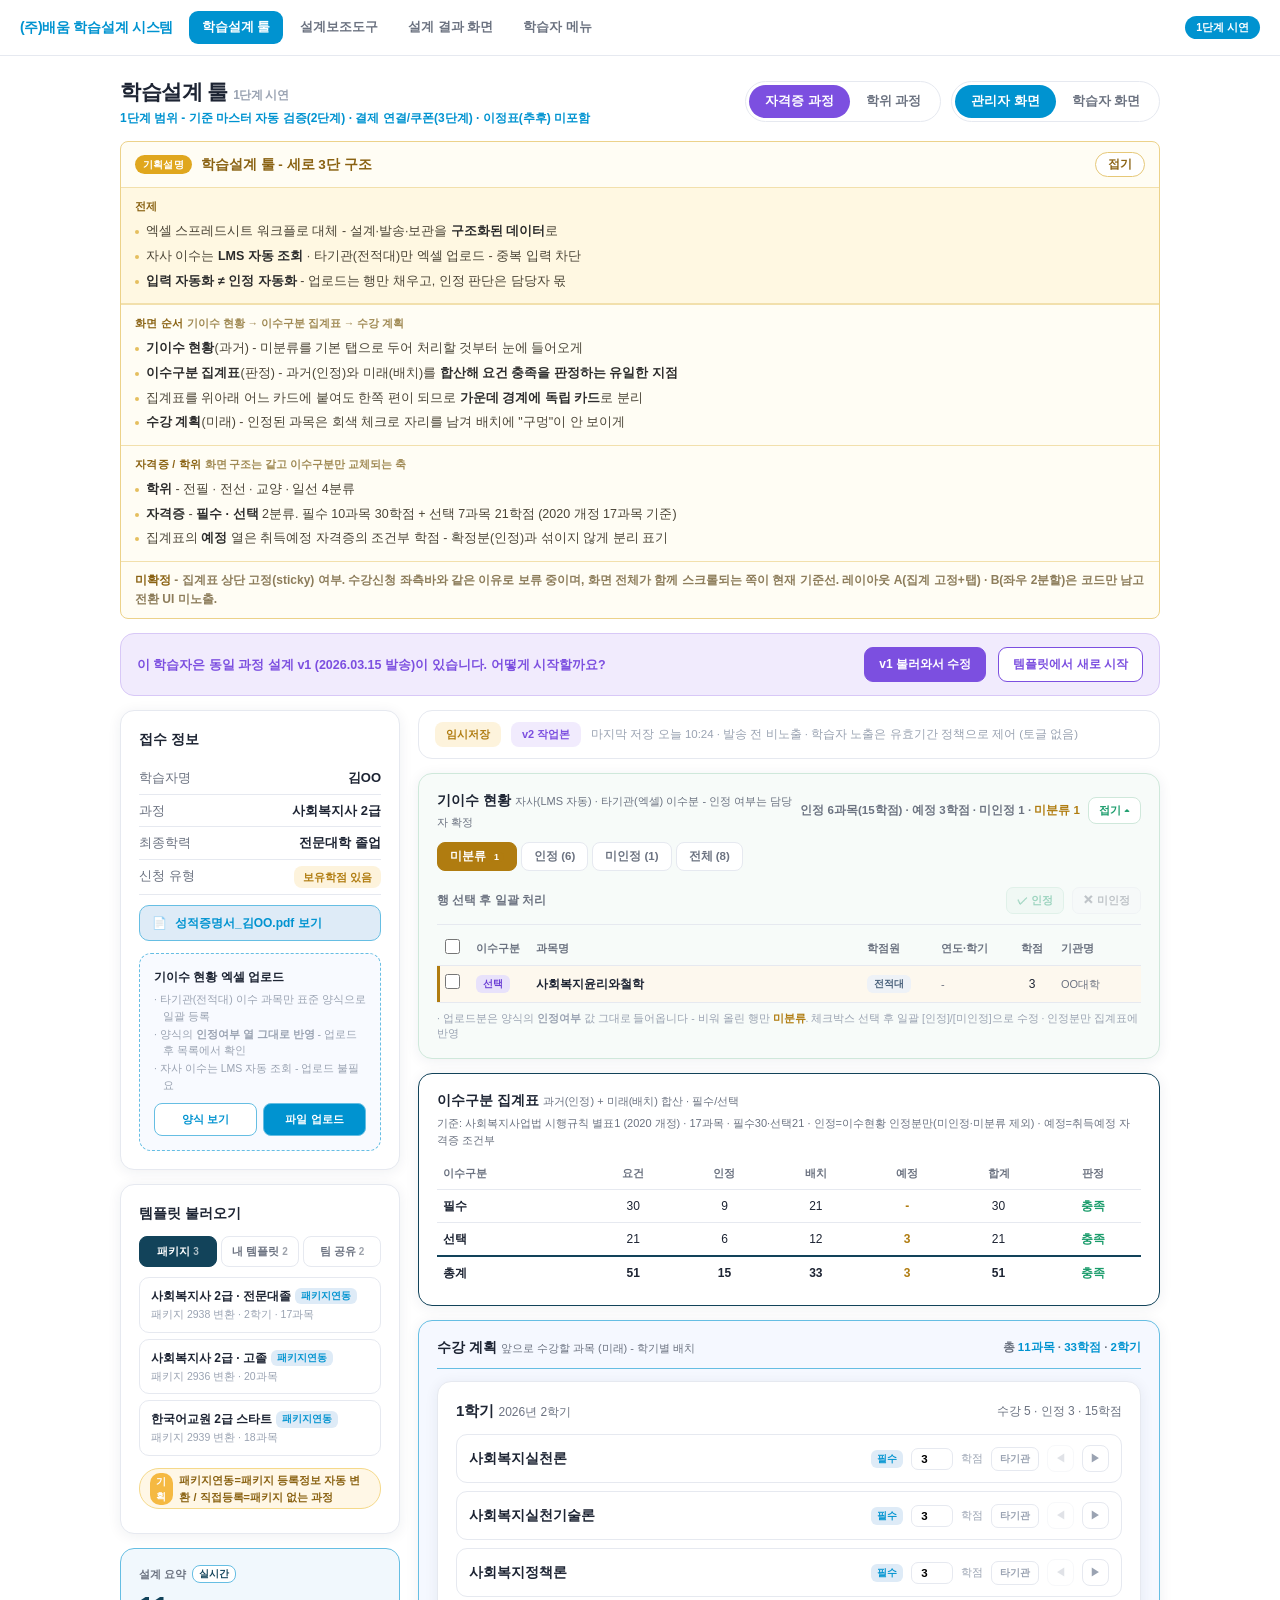
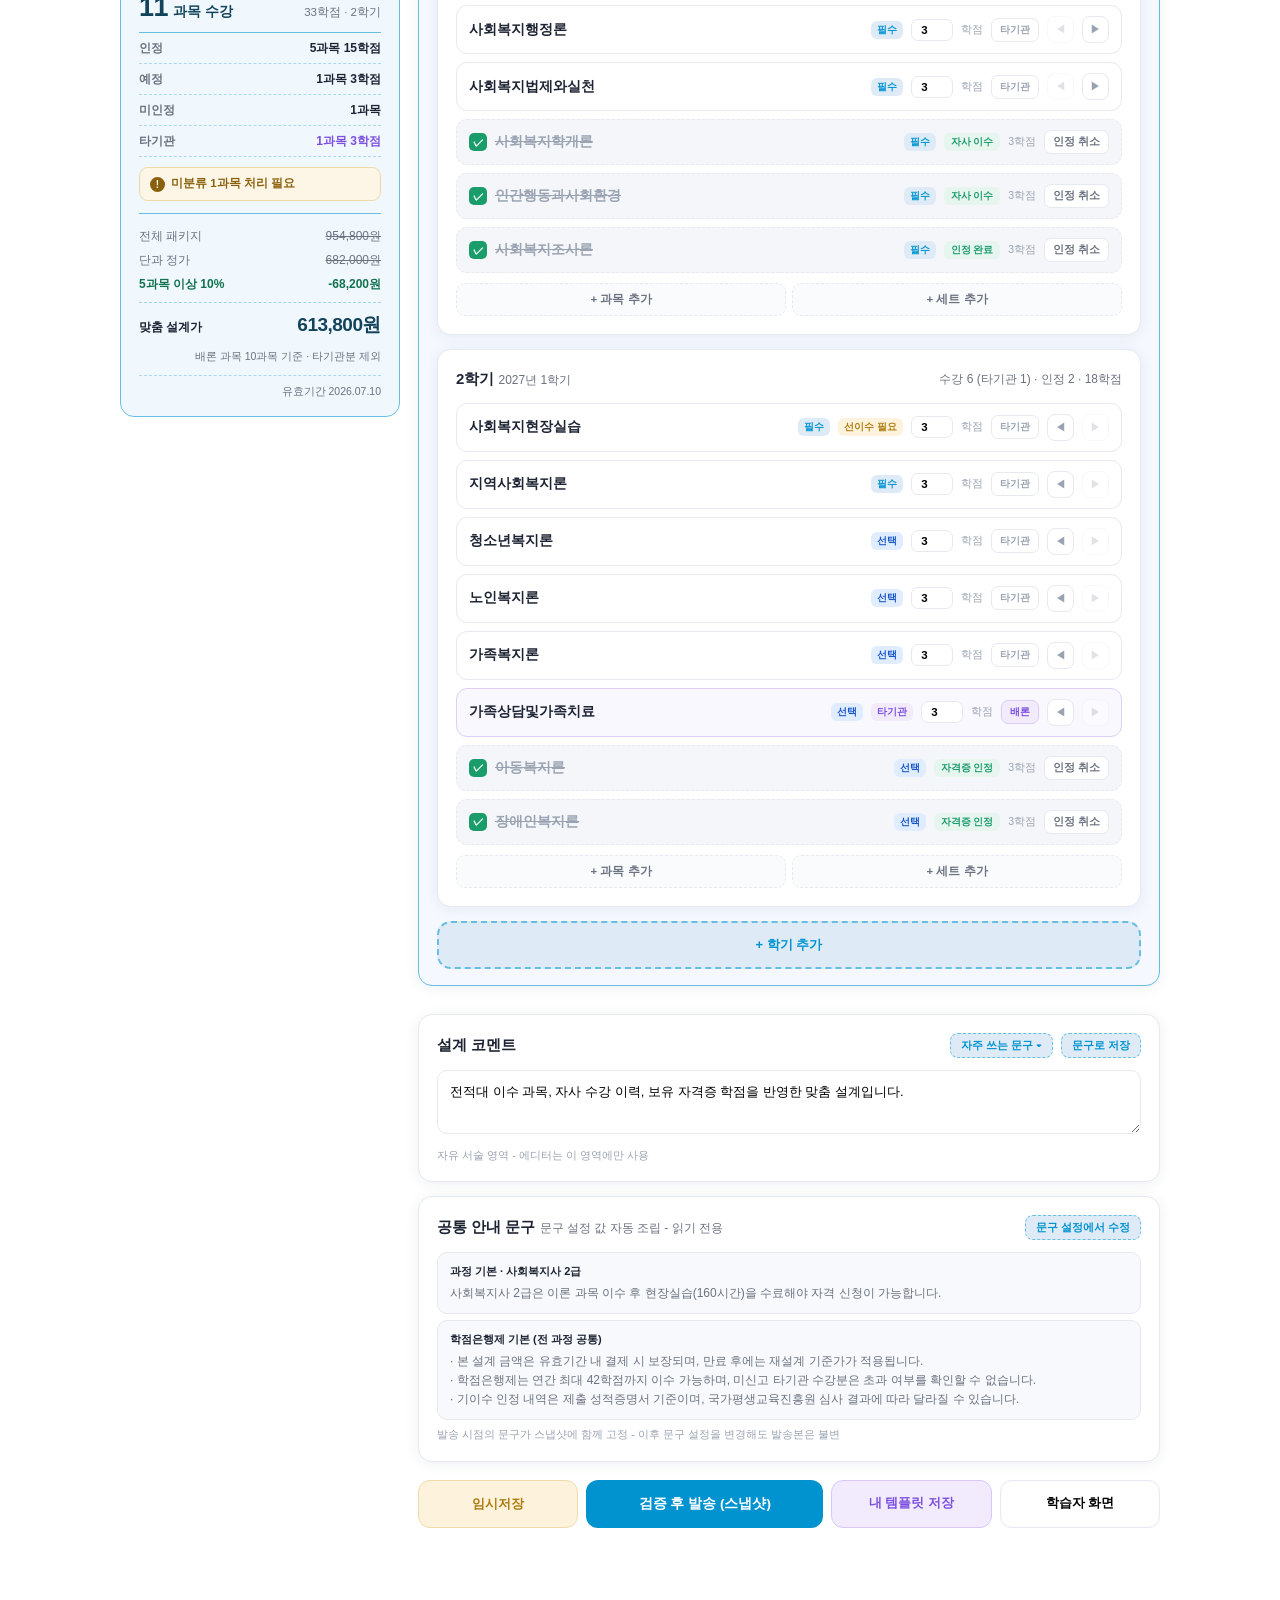
<file: learning-plan/builder.html>
<!DOCTYPE html>
<html lang="ko">
<head>
<meta charset="UTF-8">
<meta name="viewport" content="width=device-width, initial-scale=1.0">
<title>학습설계 툴</title>
<link rel="stylesheet" href="../assets/tokens.css">
<style>
  :root{
    --navy:#12435a; --blue:var(--baeron-main); --blue-soft:var(--baeron-soft); --blue-line:var(--baeron-mid);
    --main:var(--baeron-main); --mid:var(--baeron-mid); --soft:var(--baeron-soft);
    --ink:#1d2433; --gray:#6b7280; --gray-light:#9aa3b2; --line:#e6e9f0;
    --bg:#ffffff; --bg-soft:#f4f6fb; --card:#fff; --red:#e23b4e; --red-soft:#fdf1f2;
    --green:#1a9c6b; --green-soft:#e7f5ef; --amber:#b07c10; --amber-soft:#fdf3dc;
    --violet:#7c4fe0; --violet-soft:#f1ebfd;
    --radius:14px; --shadow:0 2px 14px rgba(27,42,74,.07);
  }
  *{box-sizing:border-box;margin:0;padding:0;}
  .gnb{position:sticky;top:0;z-index:80;display:flex;align-items:center;gap:16px;background:#fff;border-bottom:1px solid var(--line);padding:11px 20px;flex-wrap:wrap;}
  .gnb-logo{font-size:14px;font-weight:800;color:var(--main);text-decoration:none;letter-spacing:-.3px;white-space:nowrap;}
  .gnb-nav{display:flex;gap:4px;flex-wrap:wrap;flex:1;}
  .gnb-item{font-size:12.5px;font-weight:700;color:var(--gray);text-decoration:none;padding:7px 13px;border-radius:9px;white-space:nowrap;}
  .gnb-item:hover{background:var(--soft);color:var(--main);}
  .gnb-item.act{background:var(--main);color:#fff;}
  .gnb-tag{font-size:10.5px;font-weight:800;color:#fff;background:var(--main);border-radius:20px;padding:4px 11px;white-space:nowrap;}

  body{font-family:'Pretendard','Apple SD Gothic Neo','Malgun Gothic',sans-serif;background:var(--bg);color:var(--ink);line-height:1.5;-webkit-font-smoothing:antialiased;}
  .wrap{max-width:1080px;margin:0 auto;padding:20px 20px 80px;}
  .wrap.wide{max-width:1320px;}
  .note{display:inline-flex;align-items:center;gap:6px;background:#fff7e6;border:1px solid #f5d98a;color:#8a6212;font-size:11px;font-weight:600;border-radius:20px;padding:3px 10px;margin:6px 0;}
  .note::before{content:"기획";background:#f5b942;color:#fff;font-size:10px;padding:1px 6px;border-radius:10px;}
  .page-head{display:flex;align-items:center;justify-content:space-between;margin-bottom:14px;flex-wrap:wrap;gap:10px;}
  .page-head h1{font-size:21px;font-weight:800;letter-spacing:-.5px;}
  .page-head .sub{font-size:12px;color:var(--blue);font-weight:600;margin-top:2px;}
  .toggles{display:flex;gap:10px;flex-wrap:wrap;}
  .view-toggle{display:flex;background:#fff;border:1px solid var(--line);border-radius:24px;padding:3px;}
  .view-toggle button{border:none;background:transparent;font-size:12.5px;font-weight:700;color:var(--gray);padding:8px 16px;border-radius:20px;cursor:pointer;font-family:inherit;}
  .view-toggle button.active{background:var(--blue);color:#fff;}
  .view-toggle.mode button.active{background:var(--violet);}

  /* 재설계 안내 바 */
  .redesign-bar{background:var(--violet-soft);border:1.5px solid #d8c8f7;border-radius:var(--radius);padding:13px 16px;display:flex;align-items:center;gap:12px;flex-wrap:wrap;margin-bottom:14px;}
  .redesign-bar .rt{flex:1;font-size:12.5px;font-weight:600;color:var(--violet);min-width:200px;}
  .redesign-bar button{border:1.5px solid var(--violet);border-radius:9px;font-size:12px;font-weight:700;padding:8px 14px;cursor:pointer;font-family:inherit;}
  .rb-load{background:var(--violet);color:#fff;}
  .rb-new{background:#fff;color:var(--violet);}

  .builder{display:grid;grid-template-columns:280px 1fr;gap:18px;align-items:start;}
  .panel{background:var(--card);border:1px solid var(--line);border-radius:var(--radius);padding:18px;box-shadow:var(--shadow);margin-bottom:14px;}
  .panel h3{font-size:14px;font-weight:800;margin-bottom:12px;display:flex;justify-content:space-between;align-items:center;}
  .stu-row{display:flex;justify-content:space-between;font-size:13px;padding:6px 0;border-bottom:1px solid var(--line);}
  .stu-row:last-child{border-bottom:none;}
  .stu-row .k{color:var(--gray);}
  .stu-row .v{font-weight:600;text-align:right;}
  .type-badge{display:inline-block;background:var(--amber-soft);color:var(--amber);font-size:11px;font-weight:700;padding:3px 9px;border-radius:8px;}
  .file-chip{display:flex;align-items:center;gap:8px;background:var(--blue-soft);border:1px solid var(--blue-line);border-radius:10px;padding:8px 12px;font-size:12px;font-weight:600;color:var(--blue);margin-top:10px;cursor:pointer;}
  .file-chip::before{content:"📄";}
  .upload-box{margin-top:12px;border:1.5px dashed var(--blue-line);background:#f8faff;border-radius:12px;padding:14px;text-align:left;}
  .upload-box .ut{font-size:12px;font-weight:700;color:var(--ink);margin-bottom:5px;}
  .upload-box .ud{font-size:10.5px;color:var(--gray-light);margin-bottom:10px;line-height:1.55;}
  .upload-box .ud div{padding-left:9px;text-indent:-9px;}
  .upload-box .ud div+div{margin-top:2px;}
  .upload-box .ud div::before{content:'· ';}
  .upload-box .ubtns{display:flex;gap:6px;}
  .upload-box button{flex:1;border-radius:8px;font-size:11px;font-weight:700;padding:8px 4px;cursor:pointer;font-family:inherit;border:1.5px solid var(--blue-line);}
  .btn-tmpl-dl{background:#fff;color:var(--blue);}
  .btn-upload{background:var(--blue);color:#fff;border-color:var(--blue);}
  .upload-done{font-size:10.5px;color:var(--green);font-weight:700;margin-top:8px;}
  .tmpl-tabs{display:flex;gap:4px;margin-bottom:10px;}
  .tmpl-tab{flex:1;border:1.5px solid var(--line);background:#fff;border-radius:8px;font-size:11px;font-weight:700;padding:7px 4px;cursor:pointer;font-family:inherit;color:var(--gray);text-align:center;}
  .tmpl-tab.act{background:var(--navy);border-color:var(--navy);color:#fff;}
  .tmpl-empty{border:1.5px dashed var(--line);border-radius:10px;padding:18px 12px;text-align:center;font-size:11px;color:var(--gray-light);line-height:1.75;}
  .tmpl-item{border:1.5px solid var(--line);border-radius:10px;padding:9px 11px;font-size:12px;margin-bottom:6px;cursor:pointer;}
  .tmpl-item:hover{border-color:var(--blue-line);}
  .tmpl-item .tn{font-weight:700;}
  .tmpl-item .tm{font-size:10.5px;color:var(--gray-light);margin-top:2px;}
  .tmpl-item .tb{display:inline-block;font-size:9.5px;font-weight:800;border-radius:6px;padding:1px 6px;margin-left:4px;vertical-align:1px;}
  .tb.sys{background:var(--blue-soft);color:var(--blue);}
  .tb.team{background:var(--green-soft);color:var(--green);}
  .tb.mine{background:var(--violet-soft);color:var(--violet);}
  .btn-mini{border:1.5px dashed var(--blue-line);background:var(--blue-soft);color:var(--blue);border-radius:8px;font-size:11px;font-weight:700;padding:4px 10px;cursor:pointer;font-family:inherit;}

  /* 설계 요약 - 주변 카드와 같은 옅은 톤. 강조는 배경 채도가 아니라 테두리와 숫자 색으로만 준다.
     자격증·학위 모드가 같은 카드를 쓰고, 강조색은 본문 팔레트를 그대로 가져온다 */
  /* 배경 #f1f8fd는 --soft(#DEEBF7)를 더 옅게 뺀 값 - 이 위에서 --gray가 본문 대비 4.5를 넘는
     가장 진한 톤이다. 강조는 배경 채도가 아니라 테두리와 숫자 색으로만 준다.
     --on-warn은 --amber를 어둡게 조정한 값 - 원본은 이 배경에서 3.41로 본문 대비 미달 */
  .summary{--on-ok:var(--green); --on-warn:#8a600c; --on-info:var(--violet);
    background:#f1f8fd;border:1.5px solid var(--blue-line);color:var(--ink);
    border-radius:var(--radius);padding:16px 18px;}
  .summary.deg{background:#f1f8fd;border-color:var(--blue-line);}
  .summary .t{display:flex;align-items:center;gap:6px;font-size:11px;font-weight:700;color:var(--gray);margin-bottom:11px;}
  .summary .t i{font-style:normal;font-size:9.5px;font-weight:800;color:var(--navy);background:#fff;border:1px solid var(--blue-line);border-radius:8px;padding:1px 6px;}
  /* 결론 한 줄 - 이 설계가 몇 과목인지가 카드에서 가장 먼저 읽혀야 한다 */
  .sum-lead{display:flex;align-items:baseline;gap:5px;margin-bottom:10px;}
  .sum-lead em{font-style:normal;font-size:27px;font-weight:800;color:var(--navy);line-height:1;letter-spacing:-.5px;}
  .sum-lead .u{font-size:14px;font-weight:800;color:var(--navy);}
  .sum-lead .s{margin-left:auto;font-size:11.5px;color:var(--gray);}
  /* 구성 내역 - 라벨과 값을 좌우로 붙여 세로 정렬을 만든다 */
  .sum-rows{border-top:1px solid var(--blue-line);}
  .sum-rows .r{display:flex;justify-content:space-between;align-items:baseline;gap:8px;font-size:12px;padding:6px 0;border-bottom:1px dashed rgba(102,190,227,.5);}
  .sum-rows .r .k{color:var(--gray);font-weight:700;}
  .sum-rows .r .v{color:var(--ink);font-weight:700;}
  .sum-rows .r.ext .v{color:var(--on-info);}
  .sum-warn{display:flex;align-items:center;gap:6px;font-size:11.5px;font-weight:700;color:var(--on-warn);background:#fdf6e6;border:1px solid #ecd9a8;border-radius:9px;padding:7px 10px;margin-top:10px;}
  .sum-warn::before{content:"!";display:flex;align-items:center;justify-content:center;width:15px;height:15px;flex:none;border-radius:50%;background:var(--on-warn);color:#fff;font-size:10px;font-weight:800;}
  .sum-price{margin-top:12px;padding-top:10px;border-top:1.5px solid var(--blue-line);}
  .sum-price .p{display:flex;justify-content:space-between;align-items:baseline;gap:8px;font-size:12px;color:var(--gray);padding:3px 0;}
  .sum-price .p s{color:var(--gray);}
  .sum-price .p.dc{color:#12724f;font-weight:700;}
  .sum-price .p.tt{margin-top:6px;padding-top:8px;border-top:1px dashed rgba(102,190,227,.6);color:var(--ink);font-weight:800;}
  .sum-price .p.tt b{font-size:19px;color:var(--navy);letter-spacing:-.5px;}
  .sum-price .fn{font-size:10.5px;color:var(--gray);margin-top:7px;text-align:right;}
  .summary .valid{font-size:10.5px;margin-top:10px;padding-top:8px;border-top:1px dashed rgba(102,190,227,.5);color:var(--gray);text-align:right;}
  .gauge{margin-top:10px;}
  .gauge .g-row{margin-bottom:8px;}
  .gauge .g-lab{display:flex;justify-content:space-between;font-size:11px;margin-bottom:3px;}
  .gauge .g-bar{height:8px;background:#fff;border:1px solid var(--blue-line);border-radius:6px;overflow:hidden;display:flex;}
  .gauge .g-fill-rec{background:var(--on-ok,#1a9c6b);height:100%;}
  .gauge .g-fill-plan{background:var(--on-warn,#b07c10);height:100%;}
  .gauge .legend{display:flex;gap:12px;font-size:10px;margin-top:6px;color:var(--gray);}
  .legend i{display:inline-block;width:9px;height:9px;border-radius:3px;margin-right:4px;vertical-align:-1px;}

  .builder-main{display:flex;flex-direction:column;gap:14px;}
  /* 상태 뱃지 바 */
  .status-bar{display:flex;align-items:center;gap:10px;flex-wrap:wrap;background:#fff;border:1px solid var(--line);border-radius:var(--radius);padding:11px 16px;}
  .st-badge{font-size:11px;font-weight:800;border-radius:8px;padding:4px 11px;}
  .st-badge.draft{background:var(--amber-soft);color:var(--amber);}
  .st-badge.ver{background:var(--violet-soft);color:var(--violet);}
  .status-bar .sv{font-size:11.5px;color:var(--gray-light);}
  .expose-toggle{display:inline-flex;align-items:center;gap:6px;font-size:11.5px;font-weight:700;color:var(--gray);cursor:pointer;margin-left:auto;white-space:nowrap;}
  .expose-toggle input{width:15px;height:15px;accent-color:var(--blue);cursor:pointer;}
  .expose-toggle b{color:var(--blue);}

  .sem-card{background:var(--card);border:1px solid var(--line);border-radius:var(--radius);padding:18px;box-shadow:var(--shadow);}
  .sem-card.over{background:var(--red-soft);border-color:#f3b8c0;}
  .sem-card.recog-area{background:#f7fbf9;border-color:#cfe8db;}
  .rg-head{font-size:11.5px;font-weight:800;color:var(--green);margin:12px 0 6px;}
  .rg-head:first-child{margin-top:0;}
  .btn-revert{border:1.5px solid var(--line);background:#fff;border-radius:8px;font-size:10.5px;font-weight:700;padding:5px 9px;cursor:pointer;font-family:inherit;color:var(--gray);}
  .btn-revert:hover{border-color:var(--blue-line);color:var(--blue);}
  .sem-head{display:flex;align-items:center;justify-content:space-between;margin-bottom:12px;gap:8px;flex-wrap:wrap;}
  .sem-head h3{font-size:15px;font-weight:800;}
  .sem-head h3 span{font-weight:400;font-size:12px;color:var(--gray);}
  .sem-head .right{display:flex;align-items:center;gap:8px;}
  .sem-head .cnt{font-size:12px;color:var(--gray);}
  .over-warn{background:#fff;border:1px solid var(--red);color:var(--red);font-size:11px;font-weight:800;border-radius:8px;padding:4px 10px;}
  .btn-del-sem{border:1.5px solid var(--line);background:#fff;color:var(--gray-light);border-radius:8px;font-size:11px;padding:4px 9px;cursor:pointer;font-family:inherit;}
  .empty-sem{font-size:12px;color:var(--gray-light);text-align:center;padding:14px;border:1.5px dashed var(--line);border-radius:10px;}
  .subj{display:flex;align-items:center;gap:8px;border:1.5px solid var(--line);border-radius:11px;padding:10px 12px;margin-bottom:8px;background:#fff;}
  .subj .name{flex:1;font-size:13.5px;font-weight:600;min-width:110px;}
  .subj .meta{font-size:10.5px;color:var(--gray-light);white-space:nowrap;}
  .credit-input{width:42px;border:1.5px solid var(--line);border-radius:7px;padding:4px 2px;font-size:11.5px;font-family:inherit;text-align:center;font-weight:700;}
  .credit-input:focus{border-color:var(--blue);outline:none;}
  .area-tag{font-size:9.5px;font-weight:800;border-radius:6px;padding:2px 6px;white-space:nowrap;}
  .area-tag.major{background:var(--blue-soft);color:var(--blue);}
  .area-tag.major2{background:#e0ecff;color:#1656c9;}
  .area-tag.gen{background:#f0f1f4;color:var(--gray);}
  .area-tag.free{background:#fbf0e3;color:#9a6a16;}
  /* B안: 인정 완료 과목 회색 placeholder */
  .subj.ghost{background:#f4f6f9;border-color:#e6e9f0;border-style:dashed;}
  .subj.ghost .name{color:var(--gray-light);text-decoration:line-through;}
  .gcheck{display:inline-flex;align-items:center;justify-content:center;width:18px;height:18px;border-radius:5px;background:var(--green);color:#fff;font-size:11px;font-weight:800;flex-shrink:0;}
  .ghost-tag{font-size:9.5px;font-weight:800;border-radius:6px;padding:2px 7px;background:var(--green-soft);color:var(--green);white-space:nowrap;}
  .prereq-tag{font-size:9.5px;font-weight:800;border-radius:6px;padding:2px 6px;background:var(--amber-soft);color:var(--amber);white-space:nowrap;}
  /* 타기관 수강분 - 학점은 집계, 가격은 제외 */
  .subj.ext{background:#faf8ff;border-color:#ddd0f7;}
  .subj .name.slot{color:var(--violet);font-style:italic;font-weight:700;}
  .ext-tag{font-size:9.5px;font-weight:800;border-radius:6px;padding:2px 6px;background:var(--violet-soft);color:var(--violet);white-space:nowrap;}
  .ext-btn{border:1.5px solid var(--line);background:#fff;color:var(--gray-light);border-radius:7px;font-size:10px;font-weight:800;padding:4px 8px;cursor:pointer;font-family:inherit;white-space:nowrap;}
  .ext-btn:hover{border-color:#ddd0f7;color:var(--violet);}
  .ext-btn.on{border-color:#ddd0f7;background:var(--violet-soft);color:var(--violet);}
  .src-tag{font-size:9.5px;font-weight:800;border-radius:6px;padding:2px 6px;background:#e3ecff;color:#1d4ed8;white-space:nowrap;}
  .subj.st-done{background:#f6f7f9;}
  .subj.st-done .name{color:var(--gray-light);text-decoration:line-through;}
  .subj.st-cert{background:var(--green-soft);border-color:#bfe3d3;}
  .subj.st-cert .name{color:var(--green);text-decoration:line-through;}
  .chips{display:flex;gap:4px;}
  .chip{border:1.5px solid var(--line);background:#fff;border-radius:8px;font-size:11px;font-weight:700;padding:5px 8px;cursor:pointer;font-family:inherit;color:var(--gray);white-space:nowrap;}
  .chip.on-need{background:var(--blue);border-color:var(--blue);color:#fff;}
  .chip.on-done{background:var(--gray);border-color:var(--gray);color:#fff;}
  .chip.on-cert{background:var(--green);border-color:var(--green);color:#fff;}
  .mv{border:1.5px solid var(--line);background:#fff;border-radius:8px;font-size:11px;padding:5px 7px;cursor:pointer;font-family:inherit;color:var(--gray-light);}
  .prereq-warn-bar{background:var(--red-soft);color:var(--red);font-size:11.5px;font-weight:700;border-radius:9px;padding:8px 12px;margin-top:8px;border:1px solid #f3b8c0;}
  .sem-actions{display:flex;gap:6px;margin-top:10px;}
  .btn-add-subj,.btn-add-set{flex:1;border:1.5px dashed var(--line);background:#fafbfd;color:var(--gray);border-radius:9px;font-size:11.5px;font-weight:700;padding:8px;cursor:pointer;font-family:inherit;}
  .btn-add-subj:hover{border-color:var(--blue-line);color:var(--blue);}
  .btn-add-set:hover{border-color:#d8c8f7;color:var(--violet);}
  .btn-add-sem{border:2px dashed var(--blue-line);background:var(--blue-soft);color:var(--blue);border-radius:var(--radius);padding:13px;font-size:13px;font-weight:700;cursor:pointer;font-family:inherit;width:100%;}
  .comment-card textarea{width:100%;border:1.5px solid var(--line);border-radius:10px;padding:12px;font-size:13px;font-family:inherit;min-height:64px;resize:vertical;}
  .editor-hint{font-size:11px;color:var(--gray-light);margin-top:6px;}
  .save-row{display:flex;gap:8px;margin-top:4px;flex-wrap:wrap;}
  .btn-draft{flex:1;min-width:130px;background:var(--amber-soft);color:var(--amber);border:1.5px solid #f0dba8;border-radius:12px;padding:14px;font-size:13px;font-weight:800;cursor:pointer;font-family:inherit;}
  .btn-save{flex:1.6;min-width:180px;background:var(--blue);color:#fff;border:none;border-radius:12px;padding:14px;font-size:13.5px;font-weight:800;cursor:pointer;font-family:inherit;}
  .btn-mytmpl{flex:1;min-width:130px;background:var(--violet-soft);color:var(--violet);border:1.5px solid #d8c8f7;border-radius:12px;padding:14px;font-size:12.5px;font-weight:700;cursor:pointer;font-family:inherit;}
  .btn-preview{flex:1;min-width:130px;background:#fff;border:1.5px solid var(--line);border-radius:12px;padding:14px;font-size:12.5px;font-weight:600;cursor:pointer;font-family:inherit;}

  /* 검증 모달 */
  .modal{display:none;position:fixed;inset:0;background:rgba(27,42,74,.45);z-index:60;align-items:center;justify-content:center;}
  .modal.open{display:flex;}
  .modal-box{background:#fff;border-radius:18px;padding:24px;width:420px;max-height:84vh;overflow-y:auto;}
  .modal-box.wide{width:660px;}
  /* 엑셀 양식 미리보기 */
  .xl-wrap{overflow-x:auto;border:1.5px solid var(--line);border-radius:10px;margin-bottom:12px;}
  .xl{width:100%;border-collapse:collapse;font-size:11.5px;white-space:nowrap;}
  .xl th{background:#eef1f6;color:var(--ink);font-weight:800;font-size:10.5px;padding:8px 10px;border-right:1px solid #dfe3ec;border-bottom:1.5px solid #dfe3ec;text-align:left;}
  .xl th:last-child{border-right:none;}
  .xl td{padding:8px 10px;border-right:1px solid var(--line);border-bottom:1px solid var(--line);color:var(--gray);}
  .xl td:last-child{border-right:none;}
  .xl tr:last-child td{border-bottom:none;}
  .xl .rn{background:#f8f9fc;color:var(--gray-light);font-weight:700;text-align:center;width:32px;}
  .xl .ex{color:var(--ink);font-weight:600;}
  .xl .ok{color:var(--green);font-weight:800;}
  .xl .no{color:var(--red);font-weight:800;}
  .xl-cols{font-size:11px;color:var(--gray);line-height:1.85;margin-bottom:10px;}
  .xl-cols b{color:var(--ink);}
  .xl-cols .req{display:inline-block;font-size:9px;font-weight:800;border-radius:5px;padding:1px 5px;background:var(--blue-soft);color:var(--blue);margin-right:4px;}
  .xl-cols .opt{display:inline-block;font-size:9px;font-weight:800;border-radius:5px;padding:1px 5px;background:#f0f1f4;color:var(--gray-light);margin-right:4px;}
  .xl-warn{background:#fff7e6;border:1px solid #f5d98a;color:#8a6212;border-radius:10px;padding:10px 12px;font-size:11px;line-height:1.75;}
  .xl-warn b{color:#6b4c08;}
  .modal-box h4{font-size:16px;font-weight:800;margin-bottom:4px;}
  .modal-box .md{font-size:11.5px;color:var(--gray);margin-bottom:14px;}
  .law-ver{background:#f8f9fc;border-radius:9px;padding:8px 12px;font-size:11px;color:var(--gray);margin-bottom:12px;}
  .vcheck{display:flex;align-items:center;gap:10px;border:1.5px solid var(--line);border-radius:11px;padding:11px 13px;margin-bottom:7px;font-size:13px;font-weight:600;}
  .vcheck .ic{font-size:15px;}
  .vcheck.ok{border-color:#bfe3d3;background:var(--green-soft);}
  .vcheck.ok .ic{color:var(--green);}
  .vcheck.bad{border-color:#f3b8c0;background:var(--red-soft);}
  .vcheck.bad .ic{color:var(--red);}
  .vcheck .vd{flex:1;}
  .vcheck .vs{font-size:11px;color:var(--gray);font-weight:500;}
  .modal-actions{display:flex;gap:8px;margin-top:14px;}
  .modal-actions button{flex:1;border-radius:11px;padding:13px;font-size:13px;font-weight:800;cursor:pointer;font-family:inherit;}
  .ma-send{background:var(--blue);color:#fff;border:none;}
  .ma-send:disabled{background:#c4cbd8;cursor:not-allowed;}
  .ma-close{background:#fff;border:1.5px solid var(--line);color:var(--gray);}
  .force-line{font-size:11px;color:var(--gray-light);text-align:center;margin-top:10px;text-decoration:underline;cursor:pointer;}

  .set-pop{display:none;position:fixed;inset:0;background:rgba(27,42,74,.4);z-index:50;align-items:center;justify-content:center;}
  .set-pop.open{display:flex;}
  .set-box{background:#fff;border-radius:16px;padding:22px;width:340px;}
  .set-box h4{font-size:15px;font-weight:800;margin-bottom:4px;}
  .set-box .sd{font-size:11.5px;color:var(--gray);margin-bottom:14px;}
  .set-item{border:1.5px solid var(--line);border-radius:11px;padding:11px 13px;margin-bottom:8px;cursor:pointer;}
  .set-item:hover{border-color:var(--violet);background:var(--violet-soft);}
  .set-item .sn{font-size:13px;font-weight:700;}
  .set-item .sm{font-size:11px;color:var(--gray-light);margin-top:2px;}
  .set-close{width:100%;border:1.5px solid var(--line);background:#fff;border-radius:10px;padding:10px;font-size:12.5px;font-weight:600;cursor:pointer;font-family:inherit;margin-top:4px;}
  /* 과목 추가 피커 */
  .set-box.wide{width:430px;max-height:86vh;display:flex;flex-direction:column;}
  .subj-q{width:100%;border:1.5px solid var(--line);border-radius:10px;padding:10px 12px;font-size:12.5px;font-family:inherit;margin-bottom:8px;}
  .subj-q:focus{border-color:var(--blue);outline:none;}
  .subj-list{flex:1;overflow-y:auto;max-height:280px;margin-bottom:10px;}
  .subj-row{display:flex;align-items:center;gap:7px;border:1.5px solid var(--line);border-radius:10px;padding:9px 11px;margin-bottom:6px;cursor:pointer;font-size:12.5px;}
  .subj-row:hover{border-color:var(--blue-line);background:var(--blue-soft);}
  .subj-row .sn{flex:1;font-weight:600;}
  .subj-row .sc{font-size:11px;color:var(--gray-light);}
  .subj-row.used{opacity:.5;cursor:not-allowed;background:#f7f8fb;}
  .subj-row.used:hover{border-color:var(--line);background:#f7f8fb;}
  .subj-row .used-tag{font-size:9.5px;font-weight:800;border-radius:6px;padding:2px 6px;background:#eceef3;color:var(--gray-light);white-space:nowrap;}
  .subj-none{border:1.5px dashed var(--line);border-radius:10px;padding:18px;text-align:center;font-size:11.5px;color:var(--gray-light);line-height:1.75;}
  .slot-add{border:1.5px dashed #ddd0f7;background:#faf8ff;border-radius:11px;padding:11px 12px;margin-bottom:8px;}
  .slot-add .sa-t{font-size:12px;font-weight:800;color:var(--violet);margin-bottom:3px;}
  .slot-add .sa-d{font-size:10.5px;color:var(--gray-light);line-height:1.6;margin-bottom:8px;}
  .slot-add .sa-d code{background:#efeaf9;border-radius:4px;padding:1px 5px;color:var(--violet);}
  .slot-add .sa-r{display:flex;gap:6px;}
  .slot-add select{flex:1;min-width:0;border:1.5px solid var(--line);border-radius:8px;padding:8px;font-size:11.5px;font-family:inherit;background:#fff;}
  .slot-add button{border:1.5px solid var(--violet);background:var(--violet);color:#fff;border-radius:8px;font-size:11.5px;font-weight:800;padding:8px 12px;cursor:pointer;font-family:inherit;white-space:nowrap;}

  /* 학습자 화면 */
  .student-view{display:none;flex-direction:column;align-items:center;gap:14px;}
  .dev-toggle{display:flex;background:#fff;border:1px solid var(--line);border-radius:24px;padding:3px;}
  .dev-toggle button{border:none;background:transparent;font-size:12px;font-weight:700;color:var(--gray);padding:7px 16px;border-radius:20px;cursor:pointer;font-family:inherit;}
  .dev-toggle button.active{background:var(--navy);color:#fff;}
  /* 학습자 PC 레이아웃 */
  .stu-pc{display:none;width:100%;max-width:1040px;background:var(--bg-soft);}
  .stu-pc.show{display:block;}
  .stu-pc-head{background:#fff;border:1px solid var(--line);border-radius:14px;padding:14px 20px;display:flex;gap:18px;margin-bottom:14px;}
  .stu-pc-tab{font-size:14px;font-weight:800;color:var(--gray-light);cursor:pointer;padding:4px 2px;border-bottom:2.5px solid transparent;}
  .stu-pc-tab.act{color:var(--blue);border-bottom-color:var(--blue);}
  .stu-pc-grid{display:grid;grid-template-columns:1fr 330px;gap:16px;align-items:start;}
  .stu-pc-main>*, .stu-pc-side>*{margin-bottom:14px;}
  .stu-pc .hero-box{margin-bottom:0;}
  .stu-pc .phone-like{background:#fff;border:1px solid var(--line);border-radius:14px;padding:18px;}
  .stu-pc .s-sem h4{font-size:14px;}
  .stu-pc .s-subj{font-size:13px;}
  .stu-pc-side .price-block,.stu-pc-side .coupon-bar,.stu-pc-side .valid-bar{margin-bottom:12px;}
  .stu-pc-side{position:sticky;top:16px;}
  @media(max-width:860px){.stu-pc-grid{grid-template-columns:1fr;}.stu-pc-side{position:static;}}
  .phone{width:430px;height:932px;background:#fff;border:10px solid #1a1d24;border-radius:44px;overflow:hidden;box-shadow:0 12px 40px rgba(27,42,74,.18);display:flex;flex-direction:column;}
  .phone-head{display:flex;border-bottom:1px solid var(--line);flex:none;}
  .ph-tab{flex:1;text-align:center;font-size:12.5px;font-weight:700;padding:13px 4px;cursor:pointer;color:var(--gray-light);border-bottom:2.5px solid transparent;}
  .ph-tab.act{color:var(--blue);border-bottom-color:var(--blue);}
  .phone-body{padding:16px;flex:1;overflow-y:auto;}
  .hero-box{background:linear-gradient(135deg,var(--baeron-main),#12435a);color:#fff;border-radius:16px;padding:18px;margin-bottom:12px;}
  .hero-box.deg{background:linear-gradient(135deg,#7c4fe0,#3b2a6e);}
  .hero-box .badge{display:inline-block;background:rgba(255,255,255,.2);font-size:10px;font-weight:700;padding:3px 9px;border-radius:9px;margin-bottom:8px;margin-right:4px;}
  .hero-box h2{font-size:19px;font-weight:800;line-height:1.35;margin-bottom:4px;}
  .hero-box .basis{font-size:11px;opacity:.8;margin-bottom:12px;}
  .hero-stats{display:flex;gap:7px;}
  .hstat{flex:1;background:rgba(255,255,255,.13);border-radius:10px;padding:8px 6px;text-align:center;}
  .hstat .k{font-size:9.5px;opacity:.75;}
  .hstat .v{font-size:13px;font-weight:800;margin-top:2px;}
  .coupon-bar{background:var(--amber-soft);border:1px solid #f0dba8;border-radius:11px;padding:10px 13px;font-size:11.5px;font-weight:700;color:var(--amber);margin-bottom:12px;line-height:1.5;}
  .coupon-bar small{display:block;font-weight:500;font-size:10px;opacity:.85;}
  .recog-banner{background:var(--green-soft);border:1px solid #bfe3d3;border-radius:12px;padding:12px 14px;font-size:12px;color:var(--green);margin-bottom:8px;line-height:1.6;}
  .recog-banner b{font-size:13px;}
  .recog-toggle{width:100%;border:none;background:transparent;color:var(--green);font-size:11.5px;font-weight:700;padding:6px;cursor:pointer;font-family:inherit;margin-bottom:10px;}
  .recog-list{display:none;margin-bottom:12px;}
  .recog-list.open{display:block;}
  .s-sem{margin-bottom:14px;}
  .s-sem h4{font-size:13px;font-weight:800;margin-bottom:8px;display:flex;justify-content:space-between;align-items:baseline;}
  .s-sem h4 span{font-size:10.5px;color:var(--gray-light);font-weight:600;}
  .sel-all{border:1px solid var(--blue-line);background:var(--blue-soft);color:var(--blue);border-radius:7px;font-size:10px;font-weight:800;padding:3px 8px;cursor:pointer;font-family:inherit;}
  .s-subj{display:flex;align-items:center;gap:8px;border:1px solid var(--line);border-radius:10px;padding:9px 11px;margin-bottom:6px;font-size:12.5px;font-weight:600;background:#fff;}
  .s-subj.dim{background:#f6f7f9;}
  .s-subj.dim .nm{color:var(--gray-light);text-decoration:line-through;}
  .s-subj.cert{background:var(--green-soft);border-color:#bfe3d3;}
  .s-subj.cert .nm{color:var(--green);text-decoration:line-through;}
  .s-subj .nm{flex:1;}
  .s-subj input[type=checkbox]{width:16px;height:16px;accent-color:var(--blue);}
  .s-badge{font-size:9.5px;font-weight:800;border-radius:7px;padding:2px 7px;white-space:nowrap;}
  .s-badge.ext{background:var(--violet-soft);color:var(--violet);}
  .s-subj.ext{background:#faf8ff;border-color:#ddd0f7;}
  .s-subj.ext .nm{color:var(--violet);}
  .s-badge.done{background:#e3e6eb;color:var(--gray);}
  .s-badge.cert{background:var(--green);color:#fff;}
  .s-badge.internal{background:#1d4ed8;color:#fff;}
  .deg-gauge{border:1px solid var(--line);border-radius:12px;padding:13px;margin-bottom:12px;}
  .deg-gauge h5{font-size:12px;font-weight:800;margin-bottom:8px;}
  .dg-row{margin-bottom:7px;}
  .dg-lab{display:flex;justify-content:space-between;font-size:10.5px;color:var(--gray);margin-bottom:3px;}
  .dg-bar{height:7px;background:#eef0f4;border-radius:6px;overflow:hidden;display:flex;}
  .dg-rec{background:var(--green);height:100%;}
  .dg-plan{background:var(--blue);height:100%;}
  .price-block{border:1px solid var(--line);border-radius:12px;padding:14px;margin-bottom:12px;text-align:right;}
  .price-block .orig{font-size:12px;color:var(--gray-light);text-decoration:line-through;}
  .price-block .fin{font-size:21px;font-weight:800;color:var(--blue);}
  .price-block .lbl{font-size:11px;color:var(--gray);}
  .valid-bar{background:#f8f9fc;border-radius:10px;padding:9px 12px;font-size:11px;color:var(--gray);margin-bottom:12px;text-align:center;}
  .s-comment{background:#f8f9fc;border-radius:12px;padding:13px;font-size:12px;line-height:1.6;margin-bottom:14px;}
  .s-comment b{display:block;font-size:11px;color:var(--gray);margin-bottom:5px;}
  .s-notice{background:#f8f9fc;border-radius:12px;padding:12px 13px;font-size:11.5px;line-height:1.65;margin-bottom:8px;color:var(--gray);}
  .s-notice b{display:block;font-size:11px;color:var(--ink);margin-bottom:4px;}
  .s-notice ul{margin:0;padding-left:16px;}
  .s-notice li{margin-bottom:3px;}
  .auto-copy{border:1px solid var(--line);background:#f8f9fc;border-radius:10px;padding:10px 12px;font-size:12px;color:var(--gray);line-height:1.6;margin-bottom:6px;}
  .auto-copy b{display:block;font-size:11px;color:var(--ink);margin-bottom:3px;}
  .s-cta{width:100%;background:var(--blue);color:#fff;border:none;border-radius:12px;padding:14px;font-size:14px;font-weight:800;cursor:pointer;font-family:inherit;margin-bottom:8px;}
  .s-cta2{width:100%;background:#fff;border:1.5px solid var(--blue);color:var(--blue);border-radius:12px;padding:13px;font-size:13px;font-weight:700;cursor:pointer;font-family:inherit;margin-bottom:8px;}
  .s-cta3{width:100%;background:#fff;border:1.5px solid var(--line);border-radius:12px;padding:12px;font-size:12.5px;font-weight:600;cursor:pointer;font-family:inherit;}
  /* 부분 결제 하단 바 */
  .sel-bar{position:sticky;bottom:0;background:#fff;border-top:2px solid var(--blue);padding:12px 14px;margin:0 -16px -16px;box-shadow:0 -4px 16px rgba(27,42,74,.1);}
  .sel-bar .cmp{display:flex;justify-content:space-between;font-size:11px;color:var(--gray);margin-bottom:7px;}
  .sel-bar .cmp b{color:var(--ink);}
  .sel-bar .pkg-hint{font-size:10.5px;color:var(--blue);font-weight:700;margin-bottom:8px;}
  .sel-bar button{width:100%;background:var(--navy);color:#fff;border:none;border-radius:11px;padding:13px;font-size:13.5px;font-weight:800;cursor:pointer;font-family:inherit;}
  /* 이정표 */
  .ms-card{border:1px solid var(--line);border-radius:13px;padding:14px;margin-bottom:12px;}
  .ms-card h5{font-size:12.5px;font-weight:800;margin-bottom:9px;}
  .ms-status{display:flex;align-items:center;gap:8px;font-size:12px;font-weight:600;padding:7px 0;border-bottom:1px solid var(--line);}
  .ms-status:last-child{border-bottom:none;}
  .ms-ic{font-size:13px;}
  .ms-ic.ok{color:var(--green);}
  .ms-ic.pend{color:var(--amber);}
  .ms-ic.no{color:var(--gray-light);}
  .ms-eta{background:var(--blue-soft);border-radius:11px;padding:12px;text-align:center;font-size:12.5px;font-weight:700;color:var(--blue);margin-bottom:12px;}
  .ms-coupon{background:var(--amber-soft);border:1px solid #f0dba8;border-radius:11px;padding:11px 13px;font-size:11.5px;font-weight:700;color:var(--amber);margin-bottom:10px;}


  /* 이수 현황 (인정/미인정 탭) */
  .ih-card{background:#f7fbf9;border:1px solid #cfe8db;border-radius:var(--radius);padding:16px 18px;box-shadow:var(--shadow);margin-bottom:14px;}
  .ih-head{display:flex;align-items:center;justify-content:space-between;margin-bottom:10px;flex-wrap:wrap;gap:8px;}
  .ih-head h3{font-size:14px;font-weight:800;flex:1;min-width:160px;}
  .ih-head-right{display:flex;gap:8px;align-items:center;margin-left:auto;}
  .ih-summary{font-size:11.5px;color:var(--gray);font-weight:600;text-align:right;}
  .ih-toggle{border:1.5px solid #cfe8db;background:#fff;border-radius:8px;font-size:11px;font-weight:700;padding:5px 10px;cursor:pointer;font-family:inherit;color:var(--green);}
  .ih-body{display:none;margin-top:10px;}
  .ih-body.open{display:block;}
  .ih-tabs{display:flex;gap:4px;margin-bottom:10px;}
  .ih-tab{border:1.5px solid var(--line);background:#fff;border-radius:8px;font-size:11.5px;font-weight:700;padding:6px 12px;cursor:pointer;font-family:inherit;color:var(--gray);}
  .ih-tab.act{background:var(--green);border-color:var(--green);color:#fff;}
  .ih-grp{font-size:11px;font-weight:800;color:var(--green);margin:10px 0 5px;}
  .ih-grp:first-child{margin-top:0;}
  .ih-row{display:flex;align-items:center;gap:8px;border:1px solid var(--line);border-radius:9px;padding:8px 11px;margin-bottom:6px;font-size:12.5px;background:#fff;}
  .ih-row .nm{flex:1;font-weight:600;}
  .ih-row.excl{background:#f6f7f9;}
  .ih-row.excl .nm{color:var(--gray-light);}
  .ih-act{border:1.5px solid var(--line);background:#fff;border-radius:7px;font-size:10.5px;font-weight:700;padding:4px 8px;cursor:pointer;font-family:inherit;color:var(--gray);}
  .ih-act:hover{border-color:var(--blue-line);color:var(--blue);}
  /* 인정 취소 - 수강료를 올리는 되돌림이라 톤을 구분 */
  .ih-act.warn:hover{border-color:#f3b8c0;color:var(--red);}
  .mini-tag{font-size:9px;font-weight:800;border-radius:6px;padding:2px 6px;white-space:nowrap;}
  .mt-sub{background:#e3ecff;color:#1d4ed8;}
  .mt-cr{background:var(--green-soft);color:var(--green);}
  .mt-int{background:#1d4ed8;color:#fff;}
  .mt-pre{background:var(--amber-soft);color:var(--amber);}

  /* 집계표 (경계 위치) */
  .tally{background:#fff;border:1.5px solid var(--navy);border-radius:var(--radius);padding:16px 18px;box-shadow:var(--shadow);margin-bottom:14px;}
  .tally h3{font-size:14px;font-weight:800;margin-bottom:4px;}
  .tally .th{font-size:11px;color:var(--gray);margin-bottom:10px;}
  .tally table{width:100%;border-collapse:collapse;font-size:12px;}
  .tally th,.tally td{padding:7px 6px;text-align:center;border-bottom:1px solid var(--line);}
  .tally th{font-size:11px;color:var(--gray);font-weight:700;}
  .tally td:first-child,.tally th:first-child{text-align:left;font-weight:700;}
  .tally tr.total td{border-top:2px solid var(--navy);border-bottom:none;font-weight:800;}
  .tally .ok{color:var(--green);font-weight:800;}
  .tally .bad{color:var(--red);font-weight:800;}
  .tally td.pre{color:var(--amber);font-weight:700;}
  .conn{text-align:center;font-size:11px;color:var(--gray-light);margin:4px 0;}

  /* 레이아웃 비교 전환 바 */
  .layout-bar{display:flex;align-items:center;gap:12px;flex-wrap:wrap;background:#fff;border:1px solid var(--line);border-radius:var(--radius);padding:11px 16px;margin-bottom:14px;}
  .lb-label{font-size:12.5px;font-weight:800;color:var(--navy);}
  .lb-hint{font-size:11px;color:var(--gray-light);margin-left:auto;}
  .layout-toggle{display:flex;background:var(--bg-soft);border:1px solid var(--line);border-radius:22px;padding:3px;}
  .layout-toggle button{border:none;background:transparent;font-size:12px;font-weight:700;color:var(--gray);padding:7px 14px;border-radius:20px;cursor:pointer;font-family:inherit;}
  .layout-toggle button.active{background:var(--navy);color:#fff;}

  /* 버전 A - 집계표 고정 + 탭 전환 */
  .tally-fixed{position:sticky;top:8px;z-index:20;margin-bottom:12px;}
  .tally-fixed .tally{box-shadow:0 4px 16px rgba(27,42,74,.1);}
  .bl-tabs{display:flex;gap:6px;margin-bottom:12px;}
  .bl-tab{flex:1;border:1.5px solid var(--line);background:#fff;border-radius:11px;font-size:13px;font-weight:800;padding:12px;cursor:pointer;font-family:inherit;color:var(--gray);}
  .bl-tab.act{background:var(--blue);border-color:var(--blue);color:#fff;}

  /* 버전 B - 좌우 2분할 */
  .tally-strip{margin-bottom:12px;}
  .split-grid{display:grid;grid-template-columns:1fr 1fr;gap:14px;align-items:start;}
  .split-col{min-width:0;}
  @media(max-width:1100px){ .split-grid{grid-template-columns:1fr;} }
  /* split일 때 빌더 전체폭 - 좌측 사이드 패널을 상단 가로 배치 */
  .builder.layout-split{grid-template-columns:1fr;}
  .builder.layout-split>div:first-child{display:grid;grid-template-columns:repeat(4,1fr);gap:12px;align-items:start;}
  .builder.layout-split>div:first-child .summary{grid-column:span 1;}
  @media(max-width:900px){ .builder.layout-split>div:first-child{grid-template-columns:1fr;} }
  /* 수강 계획 - 기이수 현황과 동일한 카드 구조 (미래=파란 톤) */
  .plan-card{background:#f5f8ff;border:1px solid var(--blue-line);border-radius:var(--radius);padding:16px 18px;box-shadow:var(--shadow);margin-bottom:14px;}
  .plan-head{display:flex;align-items:center;justify-content:space-between;flex-wrap:wrap;gap:8px;margin-bottom:12px;padding-bottom:10px;border-bottom:1px solid var(--blue-line);}
  .plan-head h3{font-size:14px;font-weight:800;flex:1;min-width:160px;}
  .plan-summary{font-size:11.5px;color:var(--gray);font-weight:600;margin-left:auto;text-align:right;}
  .plan-summary b{color:var(--blue);}
  /* 이수 현황 일괄 처리 */
  .ih-bulk{display:flex;align-items:center;gap:8px;padding:6px 0 10px;border-bottom:1px solid var(--line);margin-bottom:8px;}
  .ih-bulk .sel-count{flex:1;font-size:11.5px;font-weight:600;color:var(--gray);}
  .btn-bulk-recog{background:var(--green-soft);color:var(--green);border:1.5px solid #bfe3d3;border-radius:7px;font-size:11px;font-weight:700;padding:5px 10px;cursor:pointer;font-family:inherit;}
  .btn-bulk-excl{background:#f6f7f9;color:var(--gray);border:1.5px solid var(--line);border-radius:7px;font-size:11px;font-weight:700;padding:5px 10px;cursor:pointer;font-family:inherit;}
  .ih-cb{width:15px;height:15px;accent-color:var(--blue);flex-shrink:0;cursor:pointer;}

  /* 기이수 현황 테이블 */
  .ih-table{width:100%;border-collapse:collapse;font-size:12px;}
  .ih-table th{font-size:10.5px;color:var(--gray);font-weight:700;text-align:left;padding:6px 8px;border-bottom:1.5px solid var(--line);white-space:nowrap;}
  .ih-table th.c,.ih-table td.c{text-align:center;}
  .ih-table td{padding:8px;border-bottom:1px solid var(--line);vertical-align:middle;}
  .ih-table tr.sel td{background:#eef2ff !important;}
  .ih-table .nm{font-weight:600;}
  .ih-table .term-txt{font-size:11px;color:var(--gray);white-space:nowrap;}
  .ih-table .org-txt{font-size:11px;color:var(--gray);white-space:nowrap;}
  /* 상태별 행 색상: 인정=파랑 / 미인정=회색 / 미분류=주황 */
  .ih-table tr.st-recog td:first-child{box-shadow:inset 3px 0 0 var(--blue);}
  .ih-table tr.st-excl td:first-child{box-shadow:inset 3px 0 0 var(--gray-light);}
  .ih-table tr.st-unset td:first-child{box-shadow:inset 3px 0 0 var(--amber);}
  .ih-table tr.st-recog td{background:#f3f7ff;}
  .ih-table tr.st-excl td{background:#f6f7f9;}
  .ih-table tr.st-excl .nm{color:var(--gray-light);}
  .ih-table tr.st-unset td{background:#fdf8ee;}
  /* 이수구분 라벨 */
  .area-pill{font-size:9.5px;font-weight:800;border-radius:6px;padding:2px 7px;white-space:nowrap;display:inline-block;}
  .area-pill.major{background:#e3ecff;color:#1d4ed8;}
  .area-pill.major2{background:#e8e2fb;color:#6b3fd4;}
  .area-pill.gen{background:#e7f5ef;color:#1a9c6b;}
  .area-pill.free{background:#fbeede;color:#b06a10;}
  /* 학점원 라벨 */
  .origin-pill{font-size:9.5px;font-weight:700;border-radius:6px;padding:2px 7px;white-space:nowrap;display:inline-block;background:#eef2f7;color:#566;}
  .origin-pill.internal{background:#1d4ed8;color:#fff;}
  .origin-pill.transfer{background:#eef2f7;color:#48607a;}
  .origin-pill.cert{background:var(--green-soft);color:var(--green);}
  /* 상태 점 */
  .st-dot{display:inline-flex;align-items:center;gap:4px;font-size:10.5px;font-weight:700;white-space:nowrap;}
  .st-dot::before{content:"";width:7px;height:7px;border-radius:50%;display:inline-block;}
  .st-dot.recog{color:var(--blue);} .st-dot.recog::before{background:var(--blue);}
  .st-dot.excl{color:var(--gray-light);} .st-dot.excl::before{background:var(--gray-light);}
  .st-dot.unset{color:var(--amber);} .st-dot.unset::before{background:var(--amber);}
  /* 미분류 탭 강조 */
  .ih-tab.unset-warn{border-color:#f0dba8;color:var(--amber);}
  .ih-tab.unset-warn.act{background:var(--amber);border-color:var(--amber);color:#fff;}
  .ih-badge-n{display:inline-block;min-width:15px;background:var(--amber);color:#fff;font-size:9px;font-weight:800;border-radius:8px;padding:0 5px;margin-left:3px;}

  /* 집계표 4분류 */
  .tally .grp-sep td{border-top:1.5px solid var(--line);}

  /* 기획설명 - 시연 전용. 브랜드 블루와 의도적으로 다른 앰버 톤이라
     "화면이 아니라 화면에 붙인 주석"임이 한눈에 구분된다 (수강신청 .lay-note와 같은 규칙) */
  .lay-note{border:1px solid #ecd28a;border-radius:8px;background:#fffdf4;margin:0 0 14px;}
  .ln-head{display:flex;align-items:center;gap:9px;flex-wrap:wrap;padding:10px 14px;border-bottom:1px solid #f2e0ac;}
  .ln-tag{background:#e0a71e;color:#fff;font-size:10px;font-weight:800;border-radius:10px;padding:2px 8px;letter-spacing:.02em;}
  .ln-head b{font-size:13.5px;font-weight:800;color:#8a6212;}
  .ln-tog{margin-left:auto;border:1px solid #e6c878;background:#fff;border-radius:13px;font-family:inherit;font-size:11.5px;font-weight:700;color:#8a6212;padding:4px 12px;cursor:pointer;}
  .ln-tog:hover{background:#fdf3d8;}
  .ln-sec{padding:11px 14px 12px;}
  .ln-sec.shade{background:#fff8e2;border-bottom:1px solid #f2e0ac;}
  .ln-sec+.ln-sec{border-top:1px solid #f2e0ac;}
  .ln-sec h4{font-size:10.5px;font-weight:800;color:#8a6212;letter-spacing:.03em;margin-bottom:7px;}
  .ln-sec h4 .h4-sub{font-weight:600;color:#a08a54;letter-spacing:0;}
  .ln-sec ul{list-style:none;display:flex;flex-direction:column;gap:5px;}
  .ln-sec li{font-size:12.5px;line-height:1.58;color:#4a4436;padding-left:11px;position:relative;}
  .ln-sec li::before{content:"";position:absolute;left:0;top:8px;width:4px;height:4px;border-radius:50%;background:#e5bf5e;}
  .ln-sec li b{font-weight:800;color:#2b2b2b;}
  .ln-foot{padding:9px 14px;border-top:1px solid #f2e0ac;font-size:12px;line-height:1.6;color:#8d7d5b;font-weight:600;}
  .ln-foot b{color:#8a6212;font-weight:800;}

  @media(max-width:900px){
    .builder{grid-template-columns:1fr;}
    .subj{flex-wrap:wrap;}
    .ih-table{font-size:11px;}
    .ih-table th,.ih-table td{padding:6px 5px;}
  }
</style>
</head>
<body>
<div class="gnb"><a href="index.html" class="gnb-logo">(주)배움 학습설계 시스템</a><nav class="gnb-nav"><a href="builder.html" class="gnb-item act">학습설계 툴</a><a href="admin.html" class="gnb-item">설계보조도구</a><a href="builder.html?view=student" class="gnb-item">설계 결과 화면</a><a href="learner.html" class="gnb-item">학습자 메뉴</a></nav><span class="gnb-tag">1단계 시연</span></div>
<div class="wrap">

  <div class="page-head">
    <div>
      <h1>학습설계 툴 <span style="font-size:12px;color:var(--gray-light);font-weight:600">1단계 시연</span></h1>
      <div class="sub">1단계 범위 - 기준 마스터 자동 검증(2단계) · 결제 연결/쿠폰(3단계) · 이정표(추후) 미포함</div>
    </div>
    <div class="toggles">
      <div class="view-toggle mode">
        <button id="mCert" class="active" onclick="switchMode('cert')">자격증 과정</button>
        <button id="mDeg" onclick="switchMode('deg')">학위 과정</button>
      </div>
      <div class="view-toggle">
        <button id="tabAdmin" class="active" onclick="switchView('admin')">관리자 화면</button>
        <button id="tabStudent" onclick="switchView('student')">학습자 화면</button>
      </div>
    </div>
  </div>


  <!-- 기획설명 - 이 화면이 무엇을 대체하고 왜 이 순서인지 (시연 전용) -->
  <div class="lay-note" id="layNote">
    <div class="ln-head">
      <span class="ln-tag">기획설명</span>
      <b>학습설계 툴 - 세로 3단 구조</b>
      <button class="ln-tog" id="lnTog" onclick="toggleNote()">접기</button>
    </div>
    <div id="lnWrap">
      <div class="ln-sec shade">
        <h4>전제</h4>
        <ul>
          <li>엑셀 스프레드시트 워크플로 대체 - 설계·발송·보관을 <b>구조화된 데이터</b>로</li>
          <li>자사 이수는 <b>LMS 자동 조회</b> · 타기관(전적대)만 엑셀 업로드 - 중복 입력 차단</li>
          <li><b>입력 자동화 ≠ 인정 자동화</b> - 업로드는 행만 채우고, 인정 판단은 담당자 몫</li>
        </ul>
      </div>
      <div class="ln-sec">
        <h4>화면 순서 <span class="h4-sub">기이수 현황 → 이수구분 집계표 → 수강 계획</span></h4>
        <ul>
          <li><b>기이수 현황</b>(과거) - 미분류를 기본 탭으로 두어 처리할 것부터 눈에 들어오게</li>
          <li><b>이수구분 집계표</b>(판정) - 과거(인정)와 미래(배치)를 <b>합산해 요건 충족을 판정하는 유일한 지점</b></li>
          <li>집계표를 위아래 어느 카드에 붙여도 한쪽 편이 되므로 <b>가운데 경계에 독립 카드</b>로 분리</li>
          <li><b>수강 계획</b>(미래) - 인정된 과목은 회색 체크로 자리를 남겨 배치에 "구멍"이 안 보이게</li>
        </ul>
      </div>
      <div class="ln-sec">
        <h4>자격증 / 학위 <span class="h4-sub">화면 구조는 같고 이수구분만 교체되는 축</span></h4>
        <ul>
          <li><b>학위</b> - 전필 · 전선 · 교양 · 일선 4분류</li>
          <li><b>자격증</b> - <b>필수 · 선택</b> 2분류. 필수 10과목 30학점 + 선택 7과목 21학점 (2020 개정 17과목 기준)</li>
          <li>집계표의 <b>예정</b> 열은 취득예정 자격증의 조건부 학점 - 확정분(인정)과 섞이지 않게 분리 표기</li>
        </ul>
      </div>
      <div class="ln-foot">
        <b>미확정</b> - 집계표 상단 고정(sticky) 여부. 수강신청 좌측바와 같은 이유로 보류 중이며, 화면 전체가 함께 스크롤되는 쪽이 현재 기준선. 레이아웃 A(집계 고정+탭) · B(좌우 2분할)은 코드만 남고 전환 UI 미노출.
      </div>
    </div>
  </div>

  <!-- 재설계 안내 바 -->
  <div class="redesign-bar" id="redesignBar">
    <span class="rt">이 학습자은 동일 과정 설계 <b>v1 (2026.03.15 발송)</b>이 있습니다. 어떻게 시작할까요?</span>
    <button class="rb-load" onclick="alert('v1 불러오기 (시연)\n· 과목 상태·학기 배치·자격증 인정 복사 → 새 임시저장 작업본 생성만 수행\n· 자동 갱신 없음 (v1.1) - 차수 교체·이수 반영은 담당자가 직접 수정\n· 발송된 v1은 불변 보존');document.getElementById('redesignBar').style.display='none'">v1 불러와서 수정</button>
    <button class="rb-new" onclick="document.getElementById('redesignBar').style.display='none'">템플릿에서 새로 시작</button>
  </div>

  <div class="builder" id="adminView">
    <div>
      <div class="panel">
        <h3>접수 정보</h3>
        <div class="stu-row"><span class="k">학습자명</span><span class="v">김OO</span></div>
        <div class="stu-row"><span class="k">과정</span><span class="v" id="stuCourse">사회복지사 2급</span></div>
        <div class="stu-row"><span class="k">최종학력</span><span class="v">전문대학 졸업</span></div>
        <div class="stu-row"><span class="k">신청 유형</span><span class="v"><span class="type-badge">보유학점 있음</span></span></div>
        <div class="file-chip">성적증명서_김OO.pdf 보기</div>
        <div class="upload-box">
          <div class="ut">기이수 현황 엑셀 업로드</div>
          <div class="ud">
            <div>타기관(전적대) 이수 과목만 표준 양식으로 일괄 등록</div>
            <div>양식의 <b>인정여부 열 그대로 반영</b> - 업로드 후 목록에서 확인</div>
            <div>자사 이수는 LMS 자동 조회 - 업로드 불필요</div>
          </div>
          <div class="ubtns">
            <button class="btn-tmpl-dl" onclick="openFormSpec()">양식 보기</button>
            <button class="btn-upload" onclick="uploadExcel()">파일 업로드</button>
          </div>
          <div class="upload-done" id="uploadDone" style="display:none;">✓ 4과목 등록 - 인정 2 · 미인정 1 · 미분류 1 (양식 값 그대로)</div>
        </div>
      </div>

      <div class="panel">
        <h3>템플릿 불러오기</h3>
        <div class="tmpl-tabs">
          <button class="tmpl-tab act" id="ttPkg" onclick="tmplTab('pkg')">패키지</button>
          <button class="tmpl-tab" id="ttMine" onclick="tmplTab('mine')">내 템플릿</button>
          <button class="tmpl-tab" id="ttTeam" onclick="tmplTab('team')">팀 공유</button>
        </div>
        <div id="tmplList"></div>
        <span class="note">패키지연동=패키지 등록정보 자동 변환 / 직접등록=패키지 없는 과정</span>
      </div>

      <div class="summary" id="summaryBox"></div>
    </div>

    <div class="builder-main">
      <div class="status-bar">
        <span class="st-badge draft">임시저장</span>
        <span class="st-badge ver">v2 작업본</span>
        <span class="sv">마지막 저장 오늘 10:24 · 발송 전 비노출 · 학습자 노출은 유효기간 정책으로 제어 (토글 없음)</span>
      </div>

      <div id="semList"></div>

      <div class="sem-card comment-card">
        <div class="sem-head"><h3>설계 코멘트</h3><div class="right"><button class="btn-mini" onclick="openSnipPop()">자주 쓰는 문구 ▾</button><button class="btn-mini" onclick="alert('현재 코멘트를 자주 쓰는 문구로 저장 (시연)\n문구 설정 > 스니펫에 등록 - 내 것/팀 선택')">문구로 저장</button></div></div>
        <textarea id="commentArea">전적대 이수 과목, 자사 수강 이력, 보유 자격증 학점을 반영한 맞춤 설계입니다.</textarea>
        <div class="editor-hint">자유 서술 영역 - 에디터는 이 영역에만 사용</div>
      </div>

      <div class="sem-card">
        <div class="sem-head"><h3>공통 안내 문구 <span>문구 설정 값 자동 조립 - 읽기 전용</span></h3>
          <button class="btn-mini" onclick="alert('문구 설정으로 이동 (시연)\n관리 화면 > 문구 설정 탭에서 수정 - 수정분은 이후 발송부터 적용')">문구 설정에서 수정</button></div>
        <div class="auto-copy"><b>과정 기본 · <span id="courseCopyLabel">사회복지사 2급</span></b><span id="courseCopy"></span></div>
        <div class="auto-copy"><b>학점은행제 기본 (전 과정 공통)</b><span id="commonCopy"></span></div>
        <div class="editor-hint">발송 시점의 문구가 스냅샷에 함께 고정 - 이후 문구 설정을 변경해도 발송본은 불변</div>
      </div>

      <div class="save-row">
        <button class="btn-draft" onclick="alert('임시저장되었습니다 (검증 없이 저장, 수정 자유, 학습자 비노출)')">임시저장</button>
        <button class="btn-save" onclick="openValidate()">검증 후 발송 (스냅샷)</button>
        <button class="btn-mytmpl" onclick="saveMyTemplate()">내 템플릿 저장</button>
        <button class="btn-preview" onclick="switchView('student')">학습자 화면</button>
      </div>
    </div>
  </div>

  <div class="student-view" id="studentView">
    <div style="display:flex;gap:10px;align-items:center;">
      <button class="btn-preview" style="flex:none;padding:8px 14px;font-size:12px;" onclick="location.href='learner.html'">← 내 학습설계 목록</button>
    <div class="dev-toggle">
      <button id="devMo" class="active" onclick="switchDevice('mo')">모바일</button>
      <button id="devPc" onclick="switchDevice('pc')">PC</button>
    </div>
    </div>
    <div class="phone" id="phoneFrame">
      <div class="phone-head">
        <div class="ph-tab act" id="phTab1">학습설계 결과</div>
      </div>
      <div class="phone-body" id="phoneBody"></div>
    </div>
    <div class="stu-pc" id="stuPc">
      <div class="stu-pc-head">
        <div class="stu-pc-tab act" id="pcTab1">학습설계 결과</div>
      </div>
      <div id="stuPcBody"></div>
    </div>
  </div>

</div>

<!-- 기이수 현황 엑셀 양식 미리보기 -->
<div class="modal" id="fsModal" onclick="if(event.target===this)closeFormSpec()">
  <div class="modal-box wide">
    <h4>기이수 현황 엑셀 양식</h4>
    <div class="md">아래 표 형태로 작성해서 업로드하세요 - <b>타기관(전적대) 이수분만</b> 넣습니다</div>

    <div class="xl-wrap">
      <table class="xl">
        <tr><th class="rn"></th><th>이수구분</th><th>과목명</th><th>학점원</th><th>학점</th><th>기관명</th><th>인정여부</th></tr>
        <tr><td class="rn">1</td><td class="ex">전공</td><td class="ex">사회복지윤리와철학</td><td class="ex">전적대</td><td class="ex">3</td><td class="ex">OO대학</td><td class="ex ok">인정</td></tr>
        <tr><td class="rn">2</td><td class="ex">교양</td><td class="ex">대학영어</td><td class="ex">전적대</td><td class="ex">2</td><td class="ex">OO대학</td><td class="ex ok">인정</td></tr>
        <tr><td class="rn">3</td><td class="ex">교양</td><td class="ex">현대문학의이해</td><td class="ex">전적대</td><td class="ex">3</td><td class="ex">OO대학</td><td class="ex no">미인정</td></tr>
        <tr><td class="rn">4</td><td class="ex">교양</td><td class="ex">서양철학사</td><td class="ex">전적대</td><td class="ex">3</td><td class="ex">OO대학</td><td style="color:var(--gray-light)">(비움)</td></tr>
        <tr><td class="rn">5</td><td colspan="6" style="color:var(--gray-light)">…</td></tr>
      </table>
    </div>

    <div class="xl-cols">
      <div><span class="req">필수</span><b>이수구분</b> - 자격증 과정: 필수 · 선택 / 학위 과정: 전필 · 전선 · 교양 · 일선. <b>담당자가 직접 기입합니다</b> (1단계에는 자동 분류 없음)</div>
      <div><span class="req">필수</span><b>과목명</b> - 성적증명서에 적힌 그대로</div>
      <div><span class="req">필수</span><b>학점원</b> - 전적대 · 자격증 · 기타</div>
      <div><span class="req">필수</span><b>학점</b> - 숫자만 (1~6)</div>
      <div><span class="opt">선택</span><b>기관명</b> - 학점원이 자격증이면 비워둡니다</div>
      <div><span class="opt">선택</span><b>인정여부</b> - 인정 · 미인정. <b>적어둔 값 그대로 반영됩니다.</b> 비워두면 미분류로 들어옵니다</div>
    </div>

    <div class="xl-warn">
      · <b>인정여부는 적은 대로 바로 반영됩니다</b> - 업로드 후 [전체] 탭에서 목록을 확인하고, 바꿀 것만 고치시면 됩니다<br>
      · <b>연도·학기 열은 없습니다.</b> 인정 여부 판단에 쓰지 않기로 해서 양식에서 뺐습니다<br>
      · <b>자사 수강 이력은 넣지 마세요</b> - LMS에서 자동 조회됩니다 (중복 등록 방지)<br>
      · 이수구분도 양식 값 그대로 들어옵니다 (1단계에는 자동 분류 없음)
    </div>

    <div class="modal-actions">
      <button class="ma-close" onclick="closeFormSpec()">닫기</button>
      <button class="ma-send" onclick="alert('기이수 현황 양식.xlsx 다운로드 (시연)\n위 표 그대로 · 입력 예시 3행 + 주의사항 시트 포함')">양식 다운로드</button>
    </div>
  </div>
</div>

<!-- 저장 전 검증 모달 -->
<div class="modal" id="vModal" onclick="if(event.target===this)closeValidate()">
  <div class="modal-box">
    <h4>발송 전 간이 검증 <span style="font-size:11px;color:var(--gray)">1단계</span></h4>
    <div class="md">과목 수·학기당 학점·실습 배치를 간이 확인합니다 (기준 마스터 자동 검증은 2단계 연동)</div>
    <div class="law-ver" id="lawVer"></div>
    <div id="vChecks"></div>
    <div class="modal-actions">
      <button class="ma-close" onclick="closeValidate()">돌아가서 수정</button>
      <button class="ma-send" id="btnSend" onclick="doSend()">검증 통과 · 발송</button>
    </div>
    <div class="force-line" onclick="alert('강제 발송 (시연): 사유 입력 필수 + 이력 기록\n특수 케이스 전용 - 검증 미충족 상태로 발송됨이 스냅샷에 표기됩니다')">미충족 상태로 강제 발송 (사유 기록)</div>
  </div>
</div>


<div class="set-pop" id="snipPop" onclick="if(event.target===this)closeSnipPop()">
  <div class="set-box">
    <h4>자주 쓰는 문구</h4>
    <div class="sd">클릭 시 코멘트에 삽입 - 삽입 후 학습자에 맞게 수정</div>
    <div class="set-item" onclick="insertSnip('야간·주말 접수분은 다음 영업일 기준으로 설계가 완료됩니다.')"><div class="sn">야간 접수 안내 <span style="font-size:9.5px;color:var(--green);font-weight:800">팀</span></div><div class="sm">사용 34회</div></div>
    <div class="set-item" onclick="insertSnip('현장실습은 기관 배정에 따라 개강일이 변동될 수 있습니다.')"><div class="sn">실습 일정 안내 <span style="font-size:9.5px;color:var(--green);font-weight:800">팀</span></div><div class="sm">사용 21회</div></div>
    <div class="set-item" onclick="insertSnip('성적증명서 원본 확인이 추가로 필요합니다.')"><div class="sn">전적대 서류 보완 요청 <span style="font-size:9.5px;color:var(--violet);font-weight:800">내 것</span></div><div class="sm">사용 6회</div></div>
    <button class="set-close" onclick="closeSnipPop()">닫기</button>
  </div>
</div>

<div class="set-pop" id="setPop" onclick="if(event.target===this)closeSetPop()">
  <div class="set-box">
    <h4>과목 세트 추가</h4>
    <div class="sd">묶음 단위 삽입 후 개별 조정</div>
    <div id="setList"></div>
    <button class="set-close" onclick="closeSetPop()">닫기</button>
  </div>
</div>

<!-- 과목 추가 - 배론 과목 목록에서 고른다 (자유 입력 금지) -->
<div class="set-pop" id="subjPop" onclick="if(event.target===this)closeSubjPop()">
  <div class="set-box wide">
    <h4>과목 추가 <span id="subjSemLbl" style="font-size:12px;font-weight:600;color:var(--gray)"></span></h4>
    <div class="sd">배론 과목 목록에서 고릅니다 - 이름을 직접 타이핑하면 가격·학점이 안 붙습니다</div>
    <input class="subj-q" id="subjQ" type="text" placeholder="과목명 검색" oninput="renderSubjPick()" autocomplete="off">
    <div class="subj-list" id="subjPick"></div>
    <div class="slot-add">
      <div class="sa-t">과목을 아직 안 정했다면 - <b>요건 슬롯</b></div>
      <div class="sa-d">타기관에서 채울 요건만 잡아둡니다 (엑셀의 <code>전공1 (타사)</code>와 같은 뜻). 학점만 집계되고 수강료에는 안 들어갑니다</div>
      <div class="sa-r">
        <select id="slotArea"></select>
        <select id="slotCr"><option value="3">3학점</option><option value="2">2학점</option><option value="1">1학점</option><option value="6">6학점</option></select>
        <button onclick="addSlot()">요건 슬롯 추가</button>
      </div>
    </div>
    <button class="set-close" onclick="closeSubjPop()">닫기</button>
  </div>
</div>

<script>
  let mode = "cert";
  let builderLayout = "stack";   // stack(현재) | tab(A) | split(B)
  let blTab = "ih";              // 버전 A 탭: ih | plan
  function setLayout(l){ builderLayout=l;
    document.querySelectorAll(".layout-toggle button").forEach(b=>b.classList.toggle("active", b.dataset.l===l));
    const av=document.getElementById("adminView");
    if(av) av.classList.toggle("layout-split", l==="split");
    document.querySelector(".wrap").classList.toggle("wide", l==="split");
    renderBuilder();
  }
  function setBlTab(t){ blTab=t; renderBuilder(); }
  const PRICE_PER = 68200, PKG_FULL = 954800, SEM_MAX = 24;
  // 사회복지사 2급 (2020 개정) - 17과목 51학점 · 필수 10과목 30 + 선택 7과목 21
  const CERT_TARGET = {req:30, elec:21, total:51};
  const VALID_UNTIL = "2026.07.10";
  const TMPL_BASE_SUBJECTS = 17; // 템플릿 불러온 시점 과목 수 - 설계 생성 시 기준값으로 고정 저장 (이후 과목 추가·삭제와 무관)
  // 문구 설정 저장값 - 설계 열람 시 현재값 참조, 발송 시 스냅샷에 복사·고정
  const COPY_COMMON=[
    "본 설계 금액은 유효기간 내 결제 시 보장되며, 만료 후에는 재설계 기준가가 적용됩니다.",
    "학점은행제는 연간 최대 42학점까지 이수 가능하며, 미신고 타기관 수강분은 초과 여부를 확인할 수 없습니다.",
    "기이수 인정 내역은 제출 성적증명서 기준이며, 국가평생교육진흥원 심사 결과에 따라 달라질 수 있습니다."];
  const COPY_COURSE={
    cert:"사회복지사 2급은 이론 과목 이수 후 현장실습(160시간)을 수료해야 자격 신청이 가능합니다.",
    deg:"학위과정은 전공·교양·총 학점 요건을 모두 충족한 학기에 학위 신청이 가능합니다."};

  // src:"internal" = 자사 이수 (LMS 자동 체크)
  let certSems = [
    { subjects: [
      {id:3, name:"사회복지실천론", credit:3, area:"req"},
      {id:4, name:"사회복지실천기술론", credit:3, area:"req"},
      {id:5, name:"사회복지정책론", credit:3, area:"req"},
      {id:6, name:"사회복지행정론", credit:3, area:"req"},
      {id:7, name:"사회복지법제와실천", credit:3, area:"req"}
    ]},
    { subjects: [
      {id:9,  name:"사회복지현장실습", credit:3, area:"req", prereq:true},
      {id:16, name:"지역사회복지론", credit:3, area:"req"},
      {id:11, name:"청소년복지론", credit:3, area:"elec"},
      {id:12, name:"노인복지론", credit:3, area:"elec"},
      {id:14, name:"가족복지론", credit:3, area:"elec"},
      // 타기관 수강분 - 배론이 팔지 않는 과목. 학점만 집계하고 가격에서 제외 (엑셀 관행 "과목명 (타사)")
      {id:15, name:"가족상담및가족치료", credit:3, area:"elec", origin:"ext"}
    ]}
  ];
  // 이수 현황: status = unset(미분류) / recog(인정) / excl(미인정)
  // origin = internal(자사) / transfer(전적대·학은제) / cert(자격증)
  // kind = sub(과목대체) / cr(학점인정) / pre(취득예정)
  let certIH = [
    {id:1, name:"사회복지학개론", credit:3, area:"req", status:"recog", kind:"sub", origin:"internal", when:"2025년 1학기 · (주)배움(자사)", fromSem:0},
    {id:2, name:"인간행동과사회환경", credit:3, area:"req", status:"recog", kind:"sub", origin:"internal", when:"2025년 1학기 · (주)배움(자사)", fromSem:0},
    {id:8, name:"사회복지조사론", credit:3, area:"req", status:"recog", kind:"sub", origin:"transfer", when:"OO대학(전적대)", fromSem:0},
    {id:10, name:"아동복지론", credit:3, area:"elec", status:"recog", kind:"cr", origin:"cert", when:"자격증 학점인정", fromSem:1},
    {id:13, name:"장애인복지론", credit:3, area:"elec", status:"recog", kind:"cr", origin:"cert", when:"자격증 학점인정", fromSem:1},
    {id:20, name:"사회복지윤리와철학", credit:3, area:"elec", status:"unset", origin:"transfer", when:"OO대학(전적대)"},
    {id:24, name:"현대사회와복지", credit:3, area:"elec", status:"excl", origin:"transfer", when:"OO대학(전적대)"},
    {id:22, name:"자원봉사론", credit:3, area:"elec", status:"recog", kind:"pre", origin:"cert", when:"보육교사 2급 취득 예정"}
  ];
  // 경영학 전공 학위수여 요건 (career.baeoom.com/degree/business_degree.asp 기준)
  // 총 140학점 · 전공 60학점(전공필수 9과목 27학점 포함) · 교양 30학점
  const DEG_TARGET = {total:140, mreq:27, melec:33, gen:30, free:0};
  // 과목명은 배움 경영학 전공 개설과목 기준
  let degSems = [
    { subjects:[
      {id:101,name:"경영학개론",credit:3,area:"mreq"},{id:102,name:"회계원리",credit:3,area:"mreq"},
      {id:103,name:"마케팅원론",credit:3,area:"mreq"},{id:104,name:"경제학개론",credit:3,area:"mreq"},
      {id:105,name:"경영통계학",credit:3,area:"melec"},{id:106,name:"조직심리학",credit:3,area:"melec"},
      {id:107,name:"인적자원관리",credit:3,area:"mreq"},{id:108,name:"재무관리",credit:3,area:"mreq"}]},
    { subjects:[
      {id:109,name:"국제경영",credit:3,area:"mreq"},{id:110,name:"소비자심리학",credit:3,area:"melec"},
      {id:111,name:"경영정보시스템",credit:3,area:"mreq"},{id:112,name:"심리학개론",credit:3,area:"gen"},
      {id:113,name:"생산관리",credit:3,area:"mreq"},{id:114,name:"마케팅관리론",credit:3,area:"melec"},
      {id:115,name:"광고학",credit:3,area:"melec"}]},
    { subjects:[
      {id:116,name:"경영분석",credit:3,area:"melec"},{id:117,name:"무역학개론",credit:3,area:"melec"},
      {id:118,name:"리더십",credit:3,area:"melec"},{id:119,name:"사회학개론",credit:3,area:"gen"},
      {id:120,name:"컴퓨터개론",credit:3,area:"gen"},{id:121,name:"한국문학개론",credit:3,area:"gen"},
      {id:122,name:"데이터베이스",credit:3,area:"melec"},
      // 요건 슬롯 - 과목을 특정하지 않은 타기관 요건 (엑셀 관행 "전공1 (타사)"). 어떤 과목으로 채울지는 학습자이 정함
      {id:123,name:"",credit:3,area:"melec",origin:"ext",slot:true}]}
  ];
  // 학위 이수 현황 (전적대 인정분 - 4분류)
  let degIH = [
    {id:201,name:"미시경제학",credit:3,area:"mreq",status:"recog",kind:"sub",origin:"transfer",when:"OO대학(전적대)"},
    {id:202,name:"거시경제학",credit:3,area:"mreq",status:"recog",kind:"sub",origin:"transfer",when:"OO대학(전적대)"},
    {id:203,name:"경영통계",credit:3,area:"melec",status:"recog",kind:"sub",origin:"transfer",when:"OO대학(전적대)"},
    {id:204,name:"국제무역론",credit:3,area:"melec",status:"recog",kind:"sub",origin:"transfer",when:"OO대학(전적대)"},
    {id:205,name:"대학국어",credit:3,area:"gen",status:"recog",kind:"sub",origin:"transfer",when:"OO대학(전적대)"},
    {id:206,name:"교양영어",credit:3,area:"gen",status:"recog",kind:"sub",origin:"transfer",when:"OO대학(전적대)"},
    {id:207,name:"철학의이해",credit:3,area:"free",status:"unset",origin:"transfer",when:"OO대학(전적대)"},
    {id:208,name:"체육실기",credit:1,area:"free",status:"excl",origin:"transfer",when:"OO대학(전적대)"},
    // 전문학사 학위 일괄 인정 - 과목 단위가 아니라 학점 단위로 들어온다 (자격증 학점인정과 같은 kind:"cr").
    // 전문대졸 편입은 개별 과목 대조 없이 학위 자체로 인정받는 몫이 커서, 이 줄들이 없으면 총 학점이 안 찬다
    {id:209,name:"전문학사 학위 인정 · 전공",credit:12,area:"melec",status:"recog",kind:"cr",origin:"transfer",when:"OO전문대학 졸업"},
    {id:210,name:"전문학사 학위 인정 · 교양",credit:21,area:"gen",status:"recog",kind:"cr",origin:"transfer",when:"OO전문대학 졸업"},
    {id:211,name:"전문학사 학위 인정 · 일반선택",credit:28,area:"free",status:"recog",kind:"cr",origin:"transfer",when:"OO전문대학 졸업"}
  ];
  // scope = 탭 분류 (pkg 패키지 / mine 내 템플릿 / team 팀 공유)
  // origin = 만들어진 경로 (pkg 패키지 자동변환 / direct 직접 등록 / pattern 저장된 설계 패턴)
  const templates = {
    cert: [
      {n:"사회복지사 2급 · 전문대졸", m:"패키지 2938 변환 · 2학기 · 17과목", origin:"pkg", scope:"pkg"},
      {n:"사회복지사 2급 · 고졸", m:"패키지 2936 변환 · 20과목", origin:"pkg", scope:"pkg"},
      {n:"한국어교원 2급 스타트", m:"패키지 2939 변환 · 18과목", origin:"pkg", scope:"pkg"},
      {n:"보육교사 2급 (패키지 미구성)", m:"직접 등록 · 16과목 · 06.18 저장", origin:"direct", scope:"mine"},
      {n:"보육교사 자격 보유자 패턴", m:"06.02 저장 · 사복 2급 · 구조만", origin:"pattern", scope:"mine"},
      {n:"전적대 사복 일부이수 패턴", m:"공유 박OO 06.20 · 사용 31회", origin:"pattern", scope:"team"},
      {n:"한국어교원 3중 요건 패턴", m:"공유 김주희 06.25 · 사용 12회", origin:"pattern", scope:"team"}
    ],
    deg: [
      {n:"경영학 전공 · 전문대졸 편입", m:"패키지 2940 변환 · 전필/전선 자동", origin:"pkg", scope:"pkg"},
      {n:"한국어학 전공 · 15과목", m:"패키지 2937 변환 · 영역 매핑", origin:"pkg", scope:"pkg"},
      {n:"IT 전공 · 14과목 패키지", m:"패키지 2943 변환 · 전필/전선 자동", origin:"pkg", scope:"pkg"},
      {n:"학사 3학기 압축 패턴", m:"06.08 저장 · 경영학 · 구조만", origin:"pattern", scope:"mine"},
      {n:"심리학 전공 교양 선이수 패턴", m:"공유 이OO 07.02 · 사용 8회", origin:"pattern", scope:"team"}
    ]
  };
  let tmplScope = "pkg";
  // 배론 과목 목록 - 배움 개설과목 기준. 1단계는 별도 과목 마스터 없이 이 목록을 대조 대상으로 본다
  const COURSE_CATALOG = {
    cert: [
      {name:"사회복지학개론",credit:3,area:"req"},{name:"인간행동과사회환경",credit:3,area:"req"},
      {name:"사회복지실천론",credit:3,area:"req"},{name:"사회복지실천기술론",credit:3,area:"req"},
      {name:"사회복지정책론",credit:3,area:"req"},{name:"사회복지행정론",credit:3,area:"req"},
      {name:"사회복지조사론",credit:3,area:"req"},{name:"사회복지법제와실천",credit:3,area:"req"},
      {name:"지역사회복지론",credit:3,area:"req"},{name:"사회복지현장실습",credit:3,area:"req",prereq:true},
      {name:"가족복지론",credit:3,area:"elec"},
      {name:"산업복지론",credit:3,area:"elec"},{name:"아동복지론",credit:3,area:"elec"},
      {name:"정신건강론",credit:3,area:"elec"},{name:"청소년복지론",credit:3,area:"elec"},
      {name:"노인복지론",credit:3,area:"elec"},{name:"의료사회복지론",credit:3,area:"elec"},
      {name:"자원봉사론",credit:3,area:"elec"},{name:"장애인복지론",credit:3,area:"elec"},
      {name:"학교사회복지론",credit:3,area:"elec"},{name:"사회문제론",credit:3,area:"elec"},
      {name:"프로그램개발과평가",credit:3,area:"elec"},{name:"사회복지윤리와철학",credit:3,area:"elec"}
    ],
    deg: [
      {name:"경영학개론",credit:3,area:"mreq"},{name:"회계원리",credit:3,area:"mreq"},
      {name:"마케팅원론",credit:3,area:"mreq"},{name:"경제학개론",credit:3,area:"mreq"},
      {name:"인적자원관리",credit:3,area:"mreq"},{name:"재무관리",credit:3,area:"mreq"},
      {name:"국제경영",credit:3,area:"mreq"},{name:"경영정보시스템",credit:3,area:"mreq"},
      {name:"생산관리",credit:3,area:"mreq"},
      {name:"경영분석",credit:3,area:"melec"},{name:"경영통계학",credit:3,area:"melec"},
      {name:"광고학",credit:3,area:"melec"},{name:"리더십",credit:3,area:"melec"},
      {name:"마케팅관리론",credit:3,area:"melec"},{name:"무역학개론",credit:3,area:"melec"},
      {name:"산업심리학",credit:3,area:"melec"},{name:"소비자심리학",credit:3,area:"melec"},
      {name:"원가관리회계1",credit:3,area:"melec"},{name:"원가관리회계2",credit:3,area:"melec"},
      {name:"인간관계론",credit:3,area:"melec"},{name:"조직심리학",credit:3,area:"melec"},
      {name:"중급재무회계1",credit:3,area:"melec"},{name:"데이터베이스",credit:3,area:"melec"},
      {name:"심리학개론",credit:3,area:"gen"},{name:"사회학개론",credit:3,area:"gen"},
      {name:"컴퓨터개론",credit:3,area:"gen"},{name:"한국문학개론",credit:3,area:"gen"},
      {name:"결혼과가족",credit:3,area:"gen"},{name:"교육심리학",credit:3,area:"gen"},
      {name:"정보통신개론",credit:3,area:"gen"},{name:"생활예절",credit:3,area:"gen"},
      {name:"현대인의정신건강",credit:3,area:"gen"},{name:"아동발달",credit:3,area:"gen"}
    ]
  };
  // 세트는 과정별로 이수구분 축이 달라 mode로 분리한다 (자격증에는 교양이 없음)
  const subjectSets = [
    {mode:"deg", n:"교양 인기 세트", m:"심리학개론·글쓰기·생활속의통계 (9학점)", subjects:[
      {name:"심리학개론",credit:3,area:"gen"},{name:"글쓰기",credit:3,area:"gen"},{name:"생활속의통계",credit:3,area:"gen"}]},
    {mode:"cert", n:"사복 선택과목 세트", m:"정신건강론·자원봉사론·사회문제론 (9학점)", subjects:[
      {name:"정신건강론",credit:3,area:"elec"},{name:"자원봉사론",credit:3,area:"elec"},{name:"사회문제론",credit:3,area:"elec"}]},
    {mode:"deg", n:"경영 전공심화 세트", m:"리더십·협상론·기업윤리 (9학점)", subjects:[
      {name:"리더십",credit:3,area:"melec"},{name:"협상론",credit:3,area:"melec"},{name:"기업윤리",credit:3,area:"melec"}]}
  ];

  let device = "mo";            // mo | pc
  let selMode = false;          // 학습자 화면 부분선택 모드
  let selected = new Set();     // 선택 과목 id
  let phView = 1;               // 1 결과 / 2 이정표
  let nextNewId = 500, setTargetSem = 0;

  function sems(){ return mode==="cert"?certSems:degSems; }
  function ihList(){ return mode==="cert"?certIH:degIH; }
  function recogList_(){ return ihList().filter(x=>x.status==="recog"); }
  function exclList_(){ return ihList().filter(x=>x.status==="excl"); }
  function unsetList_(){ return ihList().filter(x=>x.status==="unset"); }
  function recogCreditsByArea(area){ return ihList().filter(x=>x.status==="recog"&&x.kind!=='pre'&&x.area===area).reduce((t,x)=>t+x.credit,0); }
  function preCreditsByArea(area){ return ihList().filter(x=>x.status==="recog"&&x.kind==='pre'&&x.area===area).reduce((t,x)=>t+x.credit,0); }
  function planByArea(area){ return all().filter(s=>s.area===area).reduce((t,s)=>t+s.credit,0); }
  function all(){ return sems().flatMap(s=>s.subjects); }
  // 타기관 수강분 - 배론이 팔지 않는 과목. 학점·요건 집계에는 들어가고 가격 계산에서만 빠진다.
  // slot=true면 과목을 특정하지 않은 요건 슬롯 (이수구분·학점만 확정, 과목은 학습자이 정함)
  function isExt(s){ return s.origin==="ext"; }
  function paid(){ return all().filter(s=>!isExt(s)); }        // 가격 계산 대상 = 배론 과목만
  function extList(){ return all().filter(isExt); }
  function extCredits(){ return extList().reduce((t,s)=>t+s.credit,0); }
  function subjName(s){ return s.slot ? `${areaMeta(s.area).label} ${s.credit}학점 - 과목 미지정` : s.name; }
  function fmt(n){ return n.toLocaleString("ko-KR"); }
  const START_YEAR=2026, START_TERM=2;
  function termLabel(i){ let y=START_YEAR,t=START_TERM; for(let k=0;k<i;k++){t++;if(t>2){t=1;y++;}} return y+"년 "+t+"학기"; }
  // doneSubjN: doneCredits()와 같은 기준(자사·전적대 과목분)으로 센 과목 수.
  // c.done은 자격증 학점인정분까지 포함하므로 "N과목(M학점)" 표기에 쓰면 숫자가 어긋난다.
  function doneSubjN(){ return ihList().filter(x=>x.status==="recog"&&x.kind==='sub'&&x.origin!=='cert').length; }
  function counts(){ const a=all(); const ih=ihList();
    return {total:a.length+recogList_().length, need:a.length,
            paidN:a.filter(s=>!isExt(s)).length, extN:a.filter(isExt).length,
            done:ih.filter(x=>x.status==="recog"&&x.kind!=='pre').length, pre:ih.filter(x=>x.status==="recog"&&x.kind==='pre').length, cert:ih.filter(x=>x.status==="recog"&&x.kind==='cr').length}; }
  function needCredits(){ return all().reduce((t,s)=>t+s.credit,0); }
  function doneCredits(){ return ihList().filter(x=>x.status==="recog"&&x.kind==='sub'&&x.origin!=='cert').reduce((t,x)=>t+x.credit,0); }
  function certSubjCredits(){ return ihList().filter(x=>x.status==="recog"&&x.kind==='cr').reduce((t,x)=>t+x.credit,0); }
  // 가격은 배론 과목만 - 타기관 수강분은 배론 매출이 아니므로 정가·수량할인 모두에서 제외
  function price(){ return paid().length*PRICE_PER; }
  // 수량 자동 할인 룰 - 1단계: 하드코딩 + 산식 스냅샷 기록 (할인율은 시연용 예시, LMS 정책 확정 시 교체 / 3단계: 결제 API 실시간 견적으로 대체)
  const QTY_DISCOUNT=[{min:5,rate:0.10,label:"5과목 이상 10%"},{min:3,rate:0.05,label:"3과목 이상 5%"}];
  function qtyRule(){ const n=paid().length; return QTY_DISCOUNT.find(r=>n>=r.min)||null; }
  function discPrice(){ return priceAt(paid().length); }   // priceAt() 단일 산식 - 확인 문구의 예상액과 어긋나지 않게
  function toggleExpose(el){ const l=document.getElementById("exposeLbl"); l.textContent=el.checked?"v1 표시 중":"비표시"; l.style.color=el.checked?"":"var(--gray-light)"; }
  function openSnipPop(){ document.getElementById("snipPop").classList.add("open"); }
  function closeSnipPop(){ document.getElementById("snipPop").classList.remove("open"); }
  function insertSnip(t){ const a=document.getElementById("commentArea"); a.value=(a.value.trim()?a.value.trim()+"\n":"")+t; closeSnipPop(); }
  function activeSemCount(){ return sems().filter(s=>s.subjects.length>0).length; }
  function semNeedCredits(sem){ return sem.subjects.reduce((t,s)=>t+s.credit,0); }
  function prereqViolation(){
    const l=sems(); const f=l.findIndex(s=>s.subjects.length>0);
    if(f<0) return false; return l[f].subjects.some(s=>s.prereq);
  }
  function overSems(){ return sems().filter(s=>semNeedCredits(s)>SEM_MAX).length; }
  function planCredits(a){ return all().filter(s=>s.area===a).reduce((t,s)=>t+s.credit,0); }

  // 이수구분 메타 (과정 유형별 분류 체계)
  const AREA_META = {
    cert: { req:{label:"필수", cls:"major"}, elec:{label:"선택", cls:"major2"} },
    deg:  { mreq:{label:"전필", cls:"major"}, melec:{label:"전선", cls:"major2"},
            gen:{label:"교양", cls:"gen"}, free:{label:"일선", cls:"free"} }
  };
  function areaMeta(a){ return (AREA_META[mode] && AREA_META[mode][a]) || {label:a, cls:"gen"}; }
  function originLabel(o){ return o==="internal"?"학은제(자사)":o==="transfer"?"전적대":o==="cert"?"자격증":"기타"; }
  // when("2023년 1학기 · OO대학(전적대)") → {term:"2023-1", org:"OO대학"}
  // 엑셀 양식에서 연도·학기를 뺐으므로 "OO대학(전적대)"처럼 기관만 있는 값도 들어온다 → 통째로 기관으로 본다
  function parseWhen(w){
    if(!w) return {term:"-", org:"-"};
    const parts=w.split("·").map(s=>s.trim());
    const TERM_RE=/(\d{4})\s*년?\s*(\d)\s*학기/;
    let term, org;
    if(TERM_RE.test(parts[0])){
      term=parts[0];
      org=parts.length>=2?parts.slice(1).join(" · "):"-";
    } else {                       // 연도·학기 없음 - 전체를 기관명으로
      term="-";
      org=parts.join(" · ");
    }
    // 연도·학기 → 2023-1
    const m=term.match(TERM_RE);
    if(m) term=`${m[1]}-${m[2]}`;
    // 기관명 괄호 라벨 제거: "OO대학(전적대)" → "OO대학", "(주)배움(자사)" → "(주)배움"
    org=org.replace(/\s*\([^)]*\)\s*$/,"").trim()||"-";
    return {term, org};
  }

  // 학습자 학위 게이지용 (전필+전선 합산을 '전공'으로)
  function degGaugeData(){
    const recMajor=recogCreditsByArea("mreq")+recogCreditsByArea("melec");
    const recGen=recogCreditsByArea("gen");
    const recFree=recogCreditsByArea("free");
    const recTot=recMajor+recGen+recFree;
    const plMajor=planByArea("mreq")+planByArea("melec");
    const plGen=planByArea("gen");
    const plTot=needCredits();
    return {recMajor,recGen,recTot,plMajor,plGen,plTot,
            tgtMajor:DEG_TARGET.mreq+DEG_TARGET.melec, tgtGen:DEG_TARGET.gen, tgtTot:DEG_TARGET.total};
  }
  function studentRecogCredits(){
    return ihList().filter(x=>x.status==="recog"&&x.kind!=='pre').reduce((t,x)=>t+x.credit,0);
  }
  function studentGaugeHTML(){
    if(mode!=="deg") return "";
    const g=degGaugeData();
    const row=(l,t,r,p)=>{const rp=Math.min(100,r/t*100),pp=Math.min(100-rp,p/t*100);
      return `<div class="dg-row"><div class="dg-lab"><span>${l}</span><span>${r+p}/${t}</span></div><div class="dg-bar"><div class="dg-rec" style="width:${rp}%"></div><div class="dg-plan" style="width:${pp}%"></div></div></div>`;};
    return `<div class="deg-gauge"><h5>학점 이수 현황</h5>${row("총계",g.tgtTot,g.recTot,g.plTot)}${row("전공(전필+전선)",g.tgtMajor,g.recMajor,g.plMajor)}${row("교양",g.tgtGen,g.recGen,g.plGen)}</div>`;
  }

  const TMPL_SCOPES=[{k:"pkg",label:"패키지",id:"ttPkg"},{k:"mine",label:"내 템플릿",id:"ttMine"},{k:"team",label:"팀 공유",id:"ttTeam"}];
  const TMPL_EMPTY={pkg:"이 과정 유형에 연동된 패키지가 없습니다<br>패키지 등록 후 자동으로 나타납니다",
                    mine:"저장한 템플릿이 없습니다<br>설계 후 [내 템플릿 저장] 또는 설계보조도구에서 직접 등록하세요",
                    team:"팀에 공유된 템플릿이 없습니다<br>내 템플릿을 공유하면 여기에 나타납니다"};
  function renderTemplates(){
    const list = templates[mode];
    // 탭 라벨에 건수 표시 - 비어 있는 탭을 눌러보기 전에 알 수 있게
    TMPL_SCOPES.forEach(s=>{
      const btn=document.getElementById(s.id); if(!btn) return;
      const n=list.filter(t=>t.scope===s.k).length;
      btn.innerHTML=s.label+` <span style="opacity:.65;font-size:10px">${n}</span>`;
      btn.classList.toggle("act", s.k===tmplScope);
    });
    const shown = list.filter(t=>t.scope===tmplScope);
    document.getElementById("tmplList").innerHTML = shown.length===0
      ? `<div class="tmpl-empty">${TMPL_EMPTY[tmplScope]}</div>`
      : shown.map(t=>{
      const originTag = t.origin==="pkg" ? '<span class="tb sys">패키지연동</span>'
        : t.origin==="direct" ? '<span class="tb" style="background:#eef0f4;color:#777;">직접등록</span>'
        : t.scope==="team" ? '<span class="tb team">팀 공유</span>'
        : '<span class="tb mine">내 것</span>';
      const msg = t.origin==="pkg"
        ? '패키지 데이터(학기·과목·이수구분·가격) 자동 변환 - 추가 입력 없이 템플릿화'
        : t.origin==="direct" ? '패키지 미구성 과정 - 직접 등록한 템플릿' : '저장된 설계 패턴';
      return `<div class="tmpl-item" onclick="alert('템플릿 불러오기 (시연): ${t.n}\\n${msg}\\n· 불러온 순간부터 학습자 개인 사본 - 원본/패키지 불변 (스냅샷 시점 고정)')">
        <span class="tn">${t.n}</span>${originTag}
        <div class="tm">${t.m}</div>
      </div>`;
    }).join("");
  }
  function tmplTab(k){ tmplScope=k; renderTemplates(); }

  // 엑셀 업로드 (시연): 표준양식 파싱 → 이수구분은 양식 값 그대로 등록, 인정 상태(미분류/인정/미인정)만 '미분류'로 시작
  // 두 축은 별개 - 입력 자동화 ≠ 인정 자동화 (기획서 8-4)
  let uploaded = false;
  function uploadExcel(){
    if(uploaded){ alert("이미 업로드된 내역이 있습니다 (시연)"); return; }
    if(mode!=="cert"){ alert("시연 데이터는 자격증 과정 기준입니다."); return; }
    // 양식에 연도·학기 열이 없으므로 when에는 기관명만 담긴다.
    // st = 양식의 [인정여부] 열 - 적힌 값을 그대로 반영하고, 비어 있으면 미분류로 둔다
    const rows=[
      {id:4, fromSem:0, when:"OO대학(전적대)", st:"recog"},
      {id:6, fromSem:0, when:"OO대학(전적대)", st:"recog"}
    ];
    rows.forEach(r=>{ const arr=sems();
      for(let i=0;i<arr.length;i++){ const idx=arr[i].subjects.findIndex(s=>s.id===r.id);
        if(idx>-1){ const s=arr[i].subjects.splice(idx,1)[0];
          certIH.push({id:s.id,name:s.name,credit:s.credit,area:s.area,status:r.st,
                       kind:r.st==="recog"?"sub":undefined,origin:"transfer",when:r.when,fromSem:r.fromSem}); break; } } });
    // 배론 커리큘럼에 없는 전적대 과목 - 양식에 [미인정]으로 적어 올린 건
    certIH.push({id:90,name:"현대문학의이해",credit:3,area:"elec",status:"excl",origin:"transfer",when:"OO대학(전적대)"});
    // 인정여부를 비워 올린 건 - 판단 보류. 미분류로 들어와 담당자가 확정
    certIH.push({id:91,name:"서양철학사",credit:3,area:"elec",status:"unset",origin:"transfer",when:"OO대학(전적대)"});
    uploaded=true;
    ihTab="all"; ihOpen=true;   // 업로드 직후엔 전체 목록을 펼쳐 되훑을 수 있게
    document.getElementById("uploadDone").style.display="block";
    const un=certIH.filter(x=>x.status==="unset").length;
    alert("업로드 완료 (시연) - 4과목\n· 인정 2 / 미인정 1 / 미분류 1 - 양식의 [인정여부] 열 그대로 반영했습니다\n· 인정여부를 비워 올린 행만 미분류로 들어옵니다\n· 타기관 이수분만 등록 (자사 이수는 LMS 자동 조회 - 중복 제외)\n\n[전체] 탭에서 목록을 확인하고 바꿀 것만 고치세요"+(un?"\n미분류 "+un+"과목은 처리해야 집계에 반영됩니다":""));
    renderBuilder();
  }

  function ihSummary(){
    const r=recogList_().length, e=exclList_().length, u=unsetList_().length;
    const rc=ihList().filter(x=>x.status==="recog"&&x.kind!=='pre').reduce((t,x)=>t+x.credit,0);
    const pc=ihList().filter(x=>x.status==="recog"&&x.kind==='pre').reduce((t,x)=>t+x.credit,0);
    return `인정 ${r}과목(${rc}학점)${pc?` · 예정 ${pc}학점`:''} · 미인정 ${e}${u?` · <b style="color:var(--amber)">미분류 ${u}</b>`:''}`;
  }
  let ihOpen=true, ihTab="unset"; let ihSelected=new Set();
  function toggleIH(){ ihOpen=!ihOpen; renderBuilder(); }
  function ihTabSel(t){ ihTab=t; ihSelected.clear(); renderBuilder(); }
  function curIHList(){ return ihTab==="recog"?recogList_():ihTab==="excl"?exclList_():ihTab==="unset"?unsetList_():ihList(); }

  // 일괄 처리
  function toggleSelIH(id){ ihSelected.has(id)?ihSelected.delete(id):ihSelected.add(id); renderBuilder(); }
  function toggleAllIH(){
    const list=curIHList();
    const allSel=list.length>0&&list.every(x=>ihSelected.has(x.id));
    if(allSel){list.forEach(x=>ihSelected.delete(x.id));}else{list.forEach(x=>ihSelected.add(x.id));}
    renderBuilder();
  }
  function bulkSetStatus(val){
    ihSelected.forEach(id=>{const x=ihList().find(x=>x.id===id);if(x){x.status=val;if(val==="recog"&&!x.kind)x.kind="sub";}});
    ihSelected.clear();
    renderBuilder();
  }

  function statusDot(s){
    if(s==="recog") return '<span class="st-dot recog">인정</span>';
    if(s==="excl") return '<span class="st-dot excl">미인정</span>';
    return '<span class="st-dot unset">미분류</span>';
  }
  function renderIH(){
    const recog=recogList_(), excl=exclList_(), unset=unsetList_();
    const list = curIHList();
    // 정렬: 연도-학기 기준
    const sorted=[...list].sort((a,b)=>parseWhen(a.when).term.localeCompare(parseWhen(b.when).term));
    const selCount=[...ihSelected].filter(id=>list.some(x=>x.id===id)).length;
    const allSel=list.length>0&&list.every(x=>ihSelected.has(x.id));
    const showStCol = (ihTab==="all"); // 전체 탭에서만 상태 컬럼 노출
    const colspan = showStCol?8:7;

    const bulkBar=`
      <div class="ih-bulk">
        <span class="sel-count">${selCount>0?`<b>${selCount}과목</b> 선택됨 →`:'행 선택 후 일괄 처리'}</span>
        <button class="btn-bulk-recog" ${selCount?'':'disabled style="opacity:.4;cursor:default"'} onclick="bulkSetStatus('recog')">✓ 인정</button>
        <button class="btn-bulk-excl" ${selCount?'':'disabled style="opacity:.4;cursor:default"'} onclick="bulkSetStatus('excl')">✕ 미인정</button>
        ${ihTab!=="unset"?`<button class="btn-bulk-excl" ${selCount?'':'disabled style="opacity:.4;cursor:default"'} onclick="bulkSetStatus('unset')">↺ 미분류로</button>`:''}
      </div>`;

    const headRow=`<tr>
        <th class="c" style="width:30px;"><input type="checkbox" class="ih-cb" ${allSel?'checked':''} onchange="toggleAllIH()"></th>
        <th style="width:54px;">이수구분</th>
        <th>과목명</th>
        <th style="width:74px;">학점원</th>
        ${showStCol?'<th class="c" style="width:50px;">상태</th>':''}
        <th style="width:78px;">연도·학기</th>
        <th class="c" style="width:42px;">학점</th>
        <th style="width:88px;">기관명</th>
      </tr>`;

    const bodyRows = list.length===0
      ? `<tr><td colspan="${colspan}"><div class="empty-sem">해당 항목 없음</div></td></tr>`
      : sorted.map(x=>{
          const am=areaMeta(x.area);
          let wp=parseWhen(x.when);
          if(x.kind==='cr'||x.kind==='pre'){ wp={term:"-", org:"-"}; } // 자격증은 시기·기관 무의미
          return `<tr class="st-${x.status} ${ihSelected.has(x.id)?'sel':''}">
            <td class="c"><input type="checkbox" class="ih-cb" ${ihSelected.has(x.id)?'checked':''} onchange="toggleSelIH(${x.id})"></td>
            <td><span class="area-pill ${am.cls}">${am.label}</span></td>
            <td><span class="nm">${x.name}</span></td>
            <td><span class="origin-pill ${x.origin}">${originLabel(x.origin)}</span></td>
            ${showStCol?`<td class="c">${statusDot(x.status)}</td>`:''}
            <td><span class="term-txt">${wp.term}</span></td>
            <td class="c">${x.credit}</td>
            <td><span class="org-txt">${wp.org}</span></td>
          </tr>`;
        }).join("");

    const uN = unset.length;
    return `<div class="ih-card">
      <div class="ih-head">
        <h3>기이수 현황 <span style="font-weight:400;font-size:11px;color:var(--gray)">자사(LMS 자동) · 타기관(엑셀) 이수분 - 인정 여부는 담당자 확정</span></h3>
        <div class="ih-head-right">
          <span class="ih-summary">${ihSummary()}</span>
          <button class="ih-toggle" onclick="toggleIH()">${ihOpen?'접기 ▴':'펼치기 ▾'}</button>
        </div>
      </div>
      <div class="ih-body ${ihOpen?'open':''}">
        <div class="ih-tabs">
          <button class="ih-tab ${uN?'unset-warn':''} ${ihTab==='unset'?'act':''}" onclick="ihTabSel('unset')">미분류${uN?`<span class="ih-badge-n">${uN}</span>`:` (0)`}</button>
          <button class="ih-tab ${ihTab==='recog'?'act':''}" onclick="ihTabSel('recog')">인정 (${recog.length})</button>
          <button class="ih-tab ${ihTab==='excl'?'act':''}" onclick="ihTabSel('excl')">미인정 (${excl.length})</button>
          <button class="ih-tab ${ihTab==='all'?'act':''}" onclick="ihTabSel('all')">전체 (${ihList().length})</button>
        </div>
        ${bulkBar}
        <table class="ih-table"><thead>${headRow}</thead><tbody>${bodyRows}</tbody></table>
        <div style="font-size:10.5px;color:var(--gray-light);margin-top:8px;">· 업로드분은 양식의 <b>인정여부</b> 값 그대로 들어옵니다 - 비워 올린 행만 <b style="color:var(--amber)">미분류</b>. 체크박스 선택 후 일괄 [인정]/[미인정]으로 수정 · 인정분만 집계표에 반영</div>
      </div>
    </div>`;
  }

  function renderTally(){
    const areaDefs = mode==="cert"
      ? [["req","필수",CERT_TARGET.req],["elec","선택",CERT_TARGET.elec]]
      : [["mreq","전필",DEG_TARGET.mreq],["melec","전선",DEG_TARGET.melec],["gen","교양",DEG_TARGET.gen],["free","일선",DEG_TARGET.free]];
    let rTot=0,pTot=0,plTot=0,reqTot=0;
    const body = areaDefs.map(([a,label,need])=>{
      const r=recogCreditsByArea(a), p=preCreditsByArea(a), pl=planByArea(a);
      const sum=r+p+pl; rTot+=r;pTot+=p;plTot+=pl;reqTot+=need;
      const ok=sum>=need;
      return `<tr><td>${label}</td><td>${need||'-'}</td><td>${r}</td><td>${pl}</td><td class="pre">${p||'-'}</td><td>${sum}</td>
        <td class="${ok?'ok':'bad'}">${need?(ok?'충족':'부족 '+(need-sum)):'-'}</td></tr>`;
    }).join("");
    const sumTot=rTot+pTot+plTot;
    const totalReq = mode==="cert" ? CERT_TARGET.total : DEG_TARGET.total;
    const okTot=sumTot>=totalReq;
    return `<div class="tally">
      <h3>이수구분 집계표 <span style="font-weight:400;font-size:11px;color:var(--gray)">과거(인정) + 미래(배치) 합산${mode==="cert"?" · 필수/선택":" · 전필/전선/교양/일선"}</span></h3>
      <div class="th">기준: ${mode==="cert"?"사회복지사업법 시행규칙 별표1 (2020 개정) · 17과목 · 필수30·선택21":"학사 표준교육과정 · 전필18·전선42·교양30"} · 인정=이수현황 인정분만(미인정·미분류 제외) · 예정=취득예정 자격증 조건부</div>
      <table>
        <tr><th>이수구분</th><th>요건</th><th>인정</th><th>배치</th><th>예정</th><th>합계</th><th>판정</th></tr>
        ${body}
        <tr class="total"><td>총계</td><td>${totalReq}</td><td>${rTot}</td><td>${plTot}</td><td class="pre">${pTot||'-'}</td><td>${sumTot}</td><td class="${okTot?'ok':'bad'}">${okTot?'충족':'부족 '+(totalReq-sumTot)}</td></tr>
      </table>
    </div>`;
  }

  function renderBuilder(){
    const list=document.getElementById("semList"), semArr=sems();
    const ihHTML = renderIH();
    const tallyHTML = renderTally();
    const totalNeed=all().length, totalNeedCr=needCredits();
    let planInner = `<div class="plan-head">
        <h3>수강 계획 <span style="font-weight:400;font-size:11px;color:var(--gray)">앞으로 수강할 과목 (미래) - 학기별 배치</span></h3>
        <span class="plan-summary">총 <b>${totalNeed}과목</b> · <b>${totalNeedCr}학점</b> · <b>${activeSemCount()}학기</b></span>
      </div>`;
    planInner += semArr.map((sem,i)=>{
      const nc=sem.subjects.reduce((t,s)=>t+s.credit,0), over=nc>SEM_MAX;
      // B안: 이 학기에서 인정 처리되어 빠진 과목 (회색+체크 placeholder)
      const ghosts = recogList_().filter(x=>x.fromSem===i);
      const subjRows = sem.subjects.map(s=>{
        const am=areaMeta(s.area);
        return `
          <div class="subj ${isExt(s)?"ext":""}">
            <span class="name ${s.slot?"slot":""}">${subjName(s)}</span>
            <span class="area-tag ${am.cls}">${am.label}</span>
            ${isExt(s)?'<span class="ext-tag">타기관</span>':""}
            ${s.prereq?'<span class="prereq-tag">선이수 필요</span>':""}
            <input class="credit-input" type="number" min="1" max="6" value="${s.credit}" onchange="setCredit(${s.id},this.value)"><span class="meta">학점</span>
            <button class="ext-btn ${isExt(s)?"on":""}" onclick="toggleExt(${s.id})" title="${isExt(s)?"배론 과목으로 되돌림 - 가격에 포함됨":"타기관 수강분으로 표시 - 가격에서 제외됨"}">${isExt(s)?"배론":"타기관"}</button>
            <button class="mv" onclick="moveSubj(${s.id},-1)" ${i===0?'disabled style="opacity:.3"':''}>◀</button>
            <button class="mv" onclick="moveSubj(${s.id},1)" ${i===semArr.length-1?'disabled style="opacity:.3"':''}>▶</button>
          </div>`;
      }).join("");
      const ghostRows = ghosts.map(x=>{
        const am=areaMeta(x.area);
        return `
          <div class="subj ghost">
            <span class="gcheck">✓</span>
            <span class="name">${x.name}</span>
            <span class="area-tag ${am.cls}">${am.label}</span>
            <span class="ghost-tag">${x.origin==="cert"?"자격증 인정":x.origin==="internal"?"자사 이수":"인정 완료"}</span>
            <span class="meta">${x.credit}학점</span>
            <button class="ih-act warn" onclick="unrecognize(${x.id},${i})" title="인정을 취소하고 이 학기의 수강 과목으로 되돌립니다 - 수강료가 올라갑니다">인정 취소</button>
          </div>`;
      }).join("");
      const rows = (sem.subjects.length===0 && ghosts.length===0)
        ? '<div class="empty-sem">과목 없음 - 빈 학기는 삭제 가능</div>'
        : subjRows + ghostRows;
      return `
        <div class="sem-card ${over?"over":""}" style="margin-bottom:14px;">
          <div class="sem-head">
            <h3>${i+1}학기 <span>${termLabel(i)}</span></h3>
            <div class="right">
              ${over?`<span class="over-warn">학기 ${SEM_MAX}학점 초과 (${nc}학점)</span>`:""}
              <span class="cnt">수강 ${sem.subjects.length}${sem.subjects.filter(isExt).length?` (타기관 ${sem.subjects.filter(isExt).length})`:''}${ghosts.length?` · 인정 ${ghosts.length}`:''} · ${nc}학점</span>
              ${(sem.subjects.length===0&&ghosts.length===0)?`<button class="btn-del-sem" onclick="delSemester(${i})">학기 삭제</button>`:""}
            </div>
          </div>
          ${rows}
          <div class="sem-actions">
            <button class="btn-add-subj" onclick="addSubj(${i})">+ 과목 추가</button>
            <button class="btn-add-set" onclick="openSetPop(${i})">+ 세트 추가</button>
          </div>
        </div>`;
    }).join("");
    planInner += `<button class="btn-add-sem" onclick="addSemester()">+ 학기 추가</button>`;
    const planHTML = `<div class="plan-card">${planInner}</div>`;

    let html="";
    if(builderLayout==="tab"){
      // 버전 A - 집계표 고정 + 기이수/수강 탭 전환
      html = `<div class="tally-fixed">${tallyHTML}</div>
        <div class="bl-tabs">
          <button class="bl-tab ${blTab==='ih'?'act':''}" onclick="setBlTab('ih')">① 기이수 현황 분류</button>
          <button class="bl-tab ${blTab==='plan'?'act':''}" onclick="setBlTab('plan')">② 수강 계획 배치</button>
        </div>
        <div class="bl-panel">${blTab==='ih'?ihHTML:planHTML}</div>`;
    } else if(builderLayout==="split"){
      // 버전 B - 좌우 2분할 (좌:기이수, 우:수강계획) + 집계표 상단 띠
      html = `<div class="tally-strip">${tallyHTML}</div>
        <div class="split-grid">
          <div class="split-col">${ihHTML}</div>
          <div class="split-col">${planHTML}</div>
        </div>`;
    } else {
      // 현재형 - 세로 스택
      html = ihHTML + tallyHTML + planHTML;
    }
    list.innerHTML = html;
    if(prereqViolation()) list.innerHTML += `<div class="prereq-warn-bar">⚠ 선이수 필요 과목(실습)이 첫 수강 학기에 배치되어 있습니다.</div>`;
    renderSummary(); renderTemplates();
    document.getElementById("stuCourse").textContent = mode==="cert"?"사회복지사 2급":"경영학사 (학위과정)";
    document.getElementById("courseCopyLabel").textContent = mode==="cert"?"사회복지사 2급":"경영학사";
    document.getElementById("courseCopy").textContent = COPY_COURSE[mode];
    document.getElementById("commonCopy").innerHTML = COPY_COMMON.map(t=>"· "+t).join("<br>");
  }

  // 설계 요약 - 결론(수강 과목 수) → 구성 내역 → 금액 순으로 층을 나눈다.
  // 자격증·학위가 같은 틀을 쓰고, 패키지가는 자격증에만 있다.
  function renderSummary(){
    const box=document.getElementById("summaryBox"), c=counts();
    const recN  = recogList_().filter(x=>x.kind!=='pre').length;
    const recCr = ihList().filter(x=>x.status==="recog"&&x.kind!=='pre').reduce((t,x)=>t+x.credit,0);
    const preN  = ihList().filter(x=>x.status==="recog"&&x.kind==='pre').length;
    const preCr = ihList().filter(x=>x.status==="recog"&&x.kind==='pre').reduce((t,x)=>t+x.credit,0);
    const exN   = exclList_().length, unsetN = unsetList_().length;
    const q = qtyRule(), off = price()-discPrice();
    const row=(k,v,cls="")=>`<div class="r ${cls}"><span class="k">${k}</span><span class="v">${v}</span></div>`;
    box.className = mode==="cert" ? "summary" : "summary deg";
    box.innerHTML=`
      <div class="t">설계 요약 <i>실시간</i></div>
      <div class="sum-lead"><em>${c.need}</em><span class="u">과목 수강</span>
        <span class="s">${needCredits()}학점 · ${activeSemCount()}학기</span></div>
      <div class="sum-rows">
        ${row("인정", `${recN}과목 ${recCr}학점`)}
        ${preN?row("예정", `${preN}과목 ${preCr}학점`):""}
        ${exN?row("미인정", `${exN}과목`):""}
        ${c.extN?row("타기관", `${c.extN}과목 ${extCredits()}학점`,"ext"):""}
      </div>
      ${unsetN?`<div class="sum-warn">미분류 ${unsetN}과목 처리 필요</div>`:""}
      <div class="sum-price">
        ${mode==="cert"?`<div class="p"><span>전체 패키지</span><s>${fmt(PKG_FULL)}원</s></div>`:""}
        <div class="p"><span>단과 정가</span><s>${fmt(price())}원</s></div>
        ${q?`<div class="p dc"><span>${q.label}</span><span>-${fmt(off)}원</span></div>`:""}
        <div class="p tt"><span>${mode==="cert"?"맞춤 설계가":"설계 수강료"}</span><b>${fmt(discPrice())}원</b></div>
        ${c.extN?`<div class="fn">배론 과목 ${c.paidN}과목 기준 · 타기관분 제외</div>`:""}
      </div>
      ${mode==="cert"?`<div class="valid">유효기간 ${VALID_UNTIL}</div>`:""}`;
  }
  // 수강 계획 → 이수 현황 (인정 처리) - fromSem 기록해 B안 회색 placeholder 유지
  function recognize(id,semIdx){
    const arr=sems();
    for(let i=0;i<arr.length;i++){ const idx=arr[i].subjects.findIndex(s=>s.id===id);
      if(idx>-1){ const s=arr[i].subjects.splice(idx,1)[0];
        const w=prompt("이수/인정 시기·근거를 입력하세요\n예: 2024년 2학기 · OO대학(전적대) / 자격증 학점인정", "");
        if(w===null){ arr[i].subjects.splice(idx,0,s); return; }
        ihList().push({id:s.id,name:s.name,credit:s.credit,area:s.area,status:"recog",kind:"sub",origin:"transfer",when:w.trim()||"시기 미입력",fromSem:(semIdx!=null?semIdx:i)});
        renderBuilder(); return; }
    }
  }
  // 인정 상태의 수강료 환산 - 배론 과목 n개일 때의 할인 적용가 (할인 구간 변동까지 반영)
  function priceAt(n){ const p=n*PRICE_PER; const r=QTY_DISCOUNT.find(x=>n>=x.min); return r?Math.round(p*(1-r.rate)):p; }

  // 이수 현황(인정) → 수강 계획 되돌림 (회색 placeholder의 [인정 취소])
  // 수강료가 올라가는 되돌림이라 확인을 받는다
  function unrecognize(id,semIdx){
    const ih=ihList(); const idx=ih.findIndex(x=>x.id===id);
    if(idx<0) return;
    const x=ih[idx];
    const arr=sems(); const tgt=(semIdx!=null&&arr[semIdx])?semIdx:0;
    const diff=priceAt(paid().length+1)-priceAt(paid().length);
    const src=x.origin==="cert"?"자격증 학점인정":x.origin==="internal"?"자사 이수":"전적대 이수";
    if(!confirm(
      "인정 취소 (시연)\n\n"+
      x.name+" ("+areaMeta(x.area).label+" "+x.credit+"학점 · "+src+")\n\n"+
      "· 인정을 취소하고 "+(tgt+1)+"학기 수강 과목으로 되돌립니다\n"+
      "· 학습자이 이 과목을 다시 들어야 합니다\n"+
      "· 수강료 "+fmt(priceAt(paid().length))+"원 → "+fmt(priceAt(paid().length+1))+"원 (+"+fmt(diff)+"원)\n\n"+
      "되돌릴까요?")) return;
    ih.splice(idx,1);
    arr[tgt].subjects.push({id:x.id,name:x.name,credit:x.credit,area:x.area,prereq:x.prereq});
    renderBuilder();
    if(document.getElementById("studentView").style.display==="flex") renderStudent();
  }
  // 이수 현황 상태 변경 (인정/미인정/미분류)
  function setRecog(id,val){ const x=ihList().find(x=>x.id===id); if(x){x.status=val?"recog":"excl"; if(val&&!x.kind)x.kind="sub";} renderBuilder(); }
  function setCredit(id,v){ const n=Math.max(1,Math.min(6,parseInt(v)||3)); all().forEach(s=>{if(s.id===id)s.credit=n;}); renderBuilder(); }
  // 타기관 ↔ 배론 과목 전환 - 학점·요건 집계는 그대로, 가격 계산 대상만 바뀐다
  function toggleExt(id){
    const s=all().find(x=>x.id===id); if(!s) return;
    if(isExt(s)){
      if(s.slot){ alert("요건 슬롯은 과목이 정해지지 않아 배론 과목으로 되돌릴 수 없습니다 (시연)\n과목을 지정하려면 슬롯을 지우고 과목을 추가하세요"); return; }
      delete s.origin;
    } else { s.origin="ext"; }
    renderBuilder();
    if(document.getElementById("studentView").style.display==="flex") renderStudent();
  }
  // 과목 추가 - 배론 과목 목록에서 고른다. 자유 입력을 막아야 가격·학점이 자동으로 붙는다
  let subjTargetSem = 0;
  function addSubj(i){
    subjTargetSem=i;
    document.getElementById("subjSemLbl").textContent=`- ${i+1}학기 (${termLabel(i)})`;
    document.getElementById("subjQ").value="";
    document.getElementById("slotArea").innerHTML=Object.keys(AREA_META[mode])
      .map(a=>`<option value="${a}">${AREA_META[mode][a].label}</option>`).join("");
    renderSubjPick();
    document.getElementById("subjPop").classList.add("open");
    document.getElementById("subjQ").focus();
  }
  function closeSubjPop(){ document.getElementById("subjPop").classList.remove("open"); }
  function renderSubjPick(){
    const q=(document.getElementById("subjQ").value||"").trim();
    // 이미 배치했거나 인정된 과목은 다시 못 넣게 - 중복 배치가 가격·학점을 두 번 세게 한다
    const planned=new Set(all().map(s=>s.name));
    const recog=new Set(ihList().filter(x=>x.status==="recog").map(x=>x.name));
    const list=COURSE_CATALOG[mode].filter(c=>!q||c.name.includes(q));
    document.getElementById("subjPick").innerHTML = list.length===0
      ? `<div class="subj-none">'${q}' 에 해당하는 과목이 없습니다<br>배론이 열지 않는 과목이면 아래 <b>요건 슬롯</b>으로 잡아두세요</div>`
      : list.map((c,k)=>{
          const idx=COURSE_CATALOG[mode].indexOf(c);
          const used=planned.has(c.name)?"배치됨":(recog.has(c.name)?"인정됨":"");
          const am=areaMeta(c.area);
          return `<div class="subj-row ${used?"used":""}" ${used?"":`onclick="pickSubj(${idx})"`}>
            <span class="sn">${c.name}</span>
            <span class="area-tag ${am.cls}">${am.label}</span>
            <span class="sc">${c.credit}학점</span>
            ${used?`<span class="used-tag">${used}</span>`:""}
          </div>`;
        }).join("");
  }
  function pickSubj(idx){
    const c=COURSE_CATALOG[mode][idx]; if(!c) return;
    const s={id:nextNewId++,name:c.name,credit:c.credit,area:c.area};
    if(c.prereq) s.prereq=true;
    sems()[subjTargetSem].subjects.push(s);
    closeSubjPop(); renderBuilder();
  }
  function addSlot(){
    const area=document.getElementById("slotArea").value;
    const credit=parseInt(document.getElementById("slotCr").value)||3;
    sems()[subjTargetSem].subjects.push({id:nextNewId++,name:"",credit,area,origin:"ext",slot:true});
    closeSubjPop(); renderBuilder();
  }
  function moveSubj(id,dir){
    const arr=sems();
    for(let i=0;i<arr.length;i++){ const idx=arr[i].subjects.findIndex(s=>s.id===id);
      if(idx>-1){ const t=i+dir; if(t<0||t>=arr.length)return; arr[t].subjects.push(arr[i].subjects.splice(idx,1)[0]); renderBuilder(); return; } }
  }
  function addSemester(){ sems().push({subjects:[]}); renderBuilder(); }
  function delSemester(i){ if(sems()[i].subjects.length>0){alert("과목이 있는 학기는 삭제 불가");return;} sems().splice(i,1); renderBuilder(); }
  function openSetPop(i){ setTargetSem=i;
    const shown=subjectSets.map((s,k)=>({s,k})).filter(o=>o.s.mode===mode);
    document.getElementById("setList").innerHTML=shown.length
      ? shown.map(({s,k})=>`<div class="set-item" onclick="applySet(${k})"><div class="sn">${s.n}</div><div class="sm">${s.m}</div></div>`).join("")
      : `<div class="tmpl-empty">이 과정에 등록된 세트가 없습니다</div>`;
    document.getElementById("setPop").classList.add("open"); }
  function applySet(k){ subjectSets[k].subjects.forEach(s=>sems()[setTargetSem].subjects.push({id:nextNewId++,name:s.name,credit:s.credit,area:s.area}));
    document.getElementById("setPop").classList.remove("open"); renderBuilder(); }
  function closeSetPop(){ document.getElementById("setPop").classList.remove("open"); }
  function saveMyTemplate(){
    const c=confirm("[확인] 구조만 저장 - 상태 전체 '수강' 초기화 (권장)\n[취소] 상태 포함 저장 - 같은 패턴 학습자 전용");
    alert(c?"구조만 저장되었습니다. 팀장 승인 시 팀 공유 승격 가능.":"상태 포함 저장되었습니다.");
  }
  function switchMode(m){ mode=m; selected.clear(); selMode=false; ihSelected.clear(); ihTab=(unsetList_().length?"unset":"recog");
    document.getElementById("mCert").classList.toggle("active",m==="cert");
    document.getElementById("mDeg").classList.toggle("active",m==="deg");
    renderBuilder();
    if(document.getElementById("studentView").style.display==="flex") renderStudent();
  }

  // ===== 검증 모달 =====
  function buildChecks(){
    const c=counts();
    if(mode==="cert"){
      const practicePlaced = all().some(s=>s.prereq);
      return [
        {ok:c.need+c.done+c.pre>=TMPL_BASE_SUBJECTS, t:"과목 수 확인", s:`불러온 템플릿 기준 ${TMPL_BASE_SUBJECTS}과목 (로드 시점 고정) - 인정 ${c.done} + 수강 ${c.need}${c.pre?` + 예정 ${c.pre}`:""}`},
        {ok:practicePlaced, t:"현장실습 배치", s:practicePlaced?"실습 1과목 배치됨":"실습 과목 미배치 - 충족 불가"},
        {ok:!prereqViolation(), t:"선이수 순서", s:prereqViolation()?"실습이 첫 수강 학기에 있음":"이론 이수 후 실습 배치 적합"},
        {ok:overSems()===0, t:"학기당 이수학점", s:overSems()===0?`전 학기 ${SEM_MAX}학점 이내`:`${overSems()}개 학기 초과`}
      ];
    } else {
      const rArea=a=>recogCreditsByArea(a), plArea=a=>planByArea(a);
      const recTot=["mreq","melec","gen","free"].reduce((t,a)=>t+rArea(a),0);
      const plTot=needCredits(); const sumTot=recTot+plTot;
      const mreqSum=rArea("mreq")+plArea("mreq"), melecSum=rArea("melec")+plArea("melec"), genSum=rArea("gen")+plArea("gen");
      return [
        {ok:sumTot>=DEG_TARGET.total, t:"총 학점 충족", s:`인정 ${recTot} + 배치 ${plTot} / 목표 ${DEG_TARGET.total}`},
        {ok:mreqSum>=DEG_TARGET.mreq, t:"전공필수 충족", s:`${mreqSum} / ${DEG_TARGET.mreq}`},
        {ok:melecSum>=DEG_TARGET.melec, t:"전공선택 충족", s:`${melecSum} / ${DEG_TARGET.melec}`},
        {ok:genSum>=DEG_TARGET.gen, t:"교양 충족", s:`${genSum} / ${DEG_TARGET.gen}`},
        {ok:overSems()===0, t:"학기당 이수학점", s:overSems()===0?`전 학기 ${SEM_MAX}학점 이내`:`${overSems()}개 학기 초과`}
      ];
    }
  }
  function openValidate(){
    const checks=buildChecks();
    document.getElementById("lawVer").innerHTML = "간이 검증 - 템플릿 값 기준 확인. 법령·고시 기준 마스터 대조 검증은 <b>2단계</b>에서 자동화";
    document.getElementById("vChecks").innerHTML = checks.map(c=>`
      <div class="vcheck ${c.ok?"ok":"bad"}"><span class="ic">${c.ok?"✓":"✕"}</span>
        <span class="vd">${c.t}<div class="vs">${c.s}</div></span></div>`).join("");
    document.getElementById("btnSend").disabled = !checks.every(c=>c.ok);
    document.getElementById("vModal").classList.add("open");
  }
  function closeValidate(){ document.getElementById("vModal").classList.remove("open"); }
  function openFormSpec(){ document.getElementById("fsModal").classList.add("open"); }
  function closeFormSpec(){ document.getElementById("fsModal").classList.remove("open"); }
  function doSend(){
    closeValidate();
    alert("발송 완료 (시연)\n· 스냅샷 고정: 학기·과목·학점·가격(할인 산식 포함)·차수·검증결과·기준버전·유효기간\n· 상태: 임시저장 → 발송 완료 (v2)\n· 학습자에게 설계 완료 알림 발송");
  }

  // ===== 학습자 화면 =====
  function phTab(n){ phView=1; n=1;
    document.getElementById("phTab1").classList.toggle("act",n===1);
    document.getElementById("phTab2").classList.toggle("act",n===2);
    document.getElementById("pcTab1").classList.toggle("act",n===1);
    document.getElementById("pcTab2").classList.toggle("act",n===2);
    renderStudent(); }
  function switchDevice(d){ device=d;
    document.getElementById("devMo").classList.toggle("active",d==="mo");
    document.getElementById("devPc").classList.toggle("active",d==="pc");
    document.getElementById("phoneFrame").style.display = d==="mo"?"block":"none";
    document.getElementById("stuPc").classList.toggle("show",d==="pc");
    renderStudent(); }
  function toggleSelMode(){ selMode=!selMode; if(!selMode)selected.clear(); renderStudent(); }
  function toggleSel(id){ selected.has(id)?selected.delete(id):selected.add(id); renderStudent(); }
  // 타기관 수강분은 배론 수강신청 대상이 아니므로 선택에서 제외
  function selectSem(i){ sems()[i].subjects.filter(s=>!isExt(s)).forEach(s=>selected.add(s.id)); renderStudent(); }
  function selCredits(){ return paid().filter(s=>selected.has(s.id)).length*PRICE_PER; }

  function renderStudent(){
    if(device==="pc"){ renderStudentPC(); return; }
    const body=document.getElementById("phoneBody");
    if(phView===2){ body.innerHTML=renderMilestone(); return; }
    const c=counts(); const comment=document.getElementById("commentArea").value;
    const recog=recogList_().filter(x=>x.kind!=="pre");
    const semBlocks=sems().map((sem,i)=>{
      const needOnly=sem.subjects;
      if(needOnly.length===0)return "";
      return `<div class="s-sem">
        <h4>${i+1}학기 수강 과목 <span>${termLabel(i)} · ${semNeedCredits(sem)}학점 ${selMode?`<button class="sel-all" onclick="selectSem(${i})">학기 전체 선택</button>`:""}</span></h4>
        ${needOnly.map(s=>`<div class="s-subj ${isExt(s)?"ext":""}">
          ${selMode?(isExt(s)?'<span style="width:13px;display:inline-block"></span>':`<input type="checkbox" ${selected.has(s.id)?"checked":""} onchange="toggleSel(${s.id})">`):""}
          <span class="nm">${subjName(s)}</span>${isExt(s)?'<span class="s-badge ext">타기관</span>':""}<span style="font-size:10px;color:var(--gray-light)">${areaMeta(s.area).label} · ${s.credit}학점</span></div>`).join("")}
      </div>`;
    }).join("");
    const rGroups={};
    recog.forEach(s=>{const k=s.when||"시기 미입력";(rGroups[k]=rGroups[k]||[]).push(s);});
    const rKeys=Object.keys(rGroups).sort();
    const recogList=`
      <button class="recog-toggle" onclick="document.getElementById('recogL').classList.toggle('open')">인정 내역 ${recog.length}건 보기 ▾</button>
      <div class="recog-list" id="recogL">
        ${rKeys.map(k=>`
          <div style="font-size:10.5px;font-weight:800;color:var(--green);margin:9px 0 5px;">${k}</div>
          ${rGroups[k].map(s=>`<div class="s-subj ${s.kind==="cr"?"cert":"dim"}"><span class="nm">${s.name}</span>
            ${s.origin==="internal"?'<span class="s-badge internal">자사 이수</span>':s.kind==="cr"?'<span class="s-badge cert">자격증 인정</span>':'<span class="s-badge done">전적대 이수</span>'}</div>`).join("")}
        `).join("")}
      </div>`;
    const gaugeBlock=studentGaugeHTML();
    const recogCredits=studentRecogCredits();
    const selBar = selMode?`
      <div class="sel-bar">
        <div class="cmp"><span>선택 ${selected.size}과목 · 단과가</span><b>${fmt(selCredits())}원</b></div>
        ${c.extN?`<div class="pkg-hint">타기관 ${c.extN}과목은 본원 수강신청 대상이 아니라 선택할 수 없습니다</div>`:""}
        ${mode==="cert"?`<div class="pkg-hint">전체 패키지로 결제 시 ${fmt(PKG_FULL)}원 - 패키지 할인은 전체 결제에만 적용</div>`:""}
        <button onclick="alert('수강신청 바구니로 ${selected.size}과목 일괄 전송 (시연)\\n과목·차수 매핑된 채 결제 화면 이동 → 쿠폰 적용 가능')">선택 과목 수강신청 (${selected.size})</button>
      </div>`:"";
    body.innerHTML=`
      <div class="hero-box ${mode==="deg"?"deg":""}">
        <span class="badge">맞춤 설계 완료</span><span class="badge">v2</span>
        <h2>${mode==="cert"?"사회복지사 2급":"경영학사"}<br>학습설계 결과</h2>
        <div class="basis">전문대학 졸업 · 보유학점 반영 · 2026.05.29 개강반</div>
        <div class="hero-stats">
          <div class="hstat"><div class="k">기간</div><div class="v">${activeSemCount()}학기</div></div>
          <div class="hstat"><div class="k">수강 과목</div><div class="v">${c.need}과목</div></div>
          <div class="hstat"><div class="k">수강료</div><div class="v">${fmt(discPrice())}원</div></div>
        </div>
        ${c.extN?`<div class="basis" style="margin-top:8px">${c.need}과목 중 <b>${c.extN}과목(${extCredits()}학점)은 타기관에서 수강</b>하셔야 합니다 - 위 수강료에 포함되지 않습니다</div>`:""}
      </div>
      <div class="recog-banner">${mode==="cert"
        ? `자사 이수 + 전적대 <b>${doneSubjN()}과목(${doneCredits()}학점)</b> · 자격증 <b>${certSubjCredits()}학점</b><br>= 총 <b>${recogCredits}학점 인정</b> → ${c.need}과목만 수강`
        : `전적대·기보유 학점 <b>${recogCredits}학점 인정</b><br>→ 잔여 <b>${needCredits()}학점</b>을 ${c.need}과목으로 설계`}</div>
      ${recogList}${gaugeBlock}${semBlocks}
      <div class="price-block">
        ${mode==="cert"?`<div class="orig">전체 패키지 ${fmt(PKG_FULL)}원</div>`:""}
        ${qtyRule()?`<div class="orig">단과 정가 ${fmt(price())}원</div>`:""}
        <div class="fin">${fmt(discPrice())}원</div><div class="lbl">맞춤 설계가${qtyRule()?` - ${qtyRule().label} 자동 할인 적용`:" (정가 기준)"}${c.extN?`<br>본원 수강 ${c.paidN}과목 기준 · 타기관 ${c.extN}과목은 별도`:""}</div>
      </div>
      <div class="valid-bar">본 설계는 ${VALID_UNTIL}까지 유효합니다</div>
      <div class="s-comment"><b>설계 담당자 코멘트</b>${comment}</div>
      <div class="s-notice"><b>과정 안내</b>${COPY_COURSE[mode]}</div>
      <div class="s-notice"><b>유의사항 (학점은행제 공통)</b><ul>${COPY_COMMON.map(t=>`<li>${t}</li>`).join("")}</ul></div>
      ${mode==="cert"?`<button class="s-cta" onclick="alert('패키지 페이지로 이동 (시연)\\n프리셀렉트·부분결제·쿠폰 연동은 3단계')">수강신청 하러 가기</button>`:""}
      <button class="s-cta3">상담 신청하기</button>`;
  }

  function renderStudentPC(){
    const body=document.getElementById("stuPcBody");
    if(phView===2){
      body.innerHTML = `<div class="stu-pc-grid"><div class="stu-pc-main">${renderMilestone()}</div>
        <div class="stu-pc-side"><div class="phone-like" style="font-size:12px;color:var(--gray);">PC에서는 이정표가 본문 영역에 펼쳐지고, 우측은 상담·결제 진입 영역으로 활용합니다.<br><br><button class="s-cta" onclick="phTab(1)">설계 확인하고 결제</button><button class="s-cta3">상담 신청하기</button></div></div></div>`;
      return;
    }
    const c=counts(); const comment=document.getElementById("commentArea").value;
    const recog=recogList_().filter(x=>x.kind!=="pre");
    const rGroups={};
    recog.forEach(s=>{const k=s.when||"시기 미입력";(rGroups[k]=rGroups[k]||[]).push(s);});
    const rKeys=Object.keys(rGroups).sort();
    const recogCredits=studentRecogCredits();
    const semBlocks=sems().map((sem,i)=>{
      const needOnly=sem.subjects;
      if(needOnly.length===0)return "";
      return `<div class="s-sem">
        <h4>${i+1}학기 수강 과목 <span>${termLabel(i)} · ${semNeedCredits(sem)}학점 ${selMode?`<button class="sel-all" onclick="selectSem(${i})">학기 전체 선택</button>`:""}</span></h4>
        ${needOnly.map(s=>`<div class="s-subj ${isExt(s)?"ext":""}">
          ${selMode?(isExt(s)?'<span style="width:13px;display:inline-block"></span>':`<input type="checkbox" ${selected.has(s.id)?"checked":""} onchange="toggleSel(${s.id})">`):""}
          <span class="nm">${subjName(s)}</span>${isExt(s)?'<span class="s-badge ext">타기관</span>':""}<span style="font-size:11px;color:var(--gray-light)">${areaMeta(s.area).label} · ${s.credit}학점</span></div>`).join("")}
      </div>`;
    }).join("");
    const gaugeBlock=studentGaugeHTML();
    body.innerHTML = `
      <div class="stu-pc-grid">
        <div class="stu-pc-main">
          <div class="hero-box ${mode==="deg"?"deg":""}">
            <span class="badge">맞춤 설계 완료</span><span class="badge">v2</span>
            <h2>${mode==="cert"?"사회복지사 2급":"경영학사"} 학습설계 결과</h2>
            <div class="basis">전문대학 졸업 · 보유학점 반영 · 2026.05.29 개강반</div>
            <div class="hero-stats" style="max-width:420px;">
              <div class="hstat"><div class="k">기간</div><div class="v">${activeSemCount()}학기</div></div>
              <div class="hstat"><div class="k">수강 과목</div><div class="v">${c.need}과목</div></div>
              <div class="hstat"><div class="k">수강료</div><div class="v">${fmt(discPrice())}원</div></div>
            </div>
            ${c.extN?`<div class="basis" style="margin-top:8px">${c.need}과목 중 <b>${c.extN}과목(${extCredits()}학점)은 타기관에서 수강</b>하셔야 합니다 - 위 수강료에 포함되지 않습니다</div>`:""}
          </div>
          <div class="phone-like">
            <div class="recog-banner">${mode==="cert"
              ? `자사 이수 + 전적대 <b>${doneSubjN()}과목(${doneCredits()}학점)</b> · 자격증 <b>${certSubjCredits()}학점</b> = 총 <b>${recogCredits}학점 인정</b> → ${c.need}과목만 수강`
              : `전적대·기보유 학점 <b>${recogCredits}학점 인정</b> → 잔여 <b>${needCredits()}학점</b>을 ${c.need}과목으로 설계`}</div>
            ${rKeys.map(k=>`
              <div style="font-size:11px;font-weight:800;color:var(--green);margin:9px 0 5px;">${k}</div>
              ${rGroups[k].map(s=>`<div class="s-subj ${s.kind==="cr"?"cert":"dim"}"><span class="nm">${s.name}</span>
                ${s.origin==="internal"?'<span class="s-badge internal">자사 이수</span>':s.kind==="cr"?'<span class="s-badge cert">자격증 인정</span>':'<span class="s-badge done">전적대 이수</span>'}</div>`).join("")}
            `).join("")}
          </div>
          <div class="phone-like">${gaugeBlock}${semBlocks}</div>
          <div class="phone-like s-comment"><b>설계 담당자 코멘트</b>${comment}</div>
          <div class="phone-like s-notice"><b>과정 안내</b>${COPY_COURSE[mode]}</div>
          <div class="phone-like s-notice" style="margin-bottom:0;"><b>유의사항 (학점은행제 공통)</b><ul>${COPY_COMMON.map(t=>`<li>${t}</li>`).join("")}</ul></div>
        </div>
        <div class="stu-pc-side">
          <div class="price-block">
            ${mode==="cert"?`<div class="orig">전체 패키지 ${fmt(PKG_FULL)}원</div>`:""}
            ${qtyRule()?`<div class="orig">단과 정가 ${fmt(price())}원</div>`:""}
            <div class="fin">${fmt(discPrice())}원</div><div class="lbl">맞춤 설계가${qtyRule()?` - ${qtyRule().label} 자동 할인 적용`:" (정가 기준)"}${c.extN?`<br>본원 수강 ${c.paidN}과목 기준 · 타기관 ${c.extN}과목은 별도`:""}</div>
          </div>
          <div class="valid-bar">본 설계는 ${VALID_UNTIL}까지 유효</div>
          ${mode==="cert"?`<button class="s-cta" onclick="alert('패키지 페이지로 이동 (시연)\\n프리셀렉트·부분결제·쿠폰 연동은 3단계')">수강신청 하러 가기</button>`:""}
          <button class="s-cta3">상담 신청하기</button>
        </div>
      </div>`;
  }

  function renderMilestone(){
    const c=counts();
    const donePct=c.total?Math.round(c.done/c.total*100):0;
    return `
      <div class="hero-box ${mode==="deg"?"deg":""}" style="margin-bottom:12px;">
        <span class="badge">자격취득 이정표</span>
        <h2>${mode==="cert"?"사회복지사 2급":"경영학사"}<br>취득까지의 현재 위치</h2>
        <div class="basis">기준: ${mode==="cert"?"사회복지사업법 시행규칙 별표1 · 2026 개정":"학점인정법 · 2026 기준"} · 전문대졸 분기</div>
        <div class="hero-stats">
          <div class="hstat"><div class="k">진척률</div><div class="v">${donePct}%</div></div>
          <div class="hstat"><div class="k">남은 과목</div><div class="v">${c.need}과목</div></div>
          <div class="hstat"><div class="k">예상 취득</div><div class="v">2027.1학기</div></div>
        </div>
      </div>
      <div class="ms-card"><h5>요건별 현황 (기준 마스터 대비)</h5>
        <div class="ms-status"><span class="ms-ic ok">✓</span><span style="flex:1">인정 학점 (자사·전적대·자격증)</span><b>${doneCredits()+certSubjCredits()}학점</b></div>
        <div class="ms-status"><span class="ms-ic pend">●</span><span style="flex:1">수강 진행 중 과목</span><b>결제 후 표시</b></div>
        <div class="ms-status"><span class="ms-ic no">○</span><span style="flex:1">현장실습 (160시간)</span><b>미이수</b></div>
        <div class="ms-status"><span class="ms-ic no">○</span><span style="flex:1">남은 이수 과목</span><b>${c.need}과목</b></div>
      </div>
      <div class="ms-eta">이대로 진행하면 <b>2027년 1학기</b> 취득 예상</div>
      <div class="ms-coupon">🎟 재등록 쿠폰 보유 중 - 다음 학기 결제 시 적용 가능</div>
      <button class="s-cta" onclick="phTab(1)">설계 확인하고 다음 학기 결제</button>
      <button class="s-cta3">상담 신청하기</button>
      <div class="valid-bar" style="margin-top:10px">수강 중에는 실적 기준으로 자동 갱신됩니다 (설계=계획 채점 / 이정표=실적 채점, 동일 검증 엔진)</div>`;
  }

  // 기획설명 접기 - 시연 중 화면을 넓게 쓰고 싶을 때
  let noteOpen=true;
  function toggleNote(){
    noteOpen=!noteOpen;
    document.getElementById("lnWrap").style.display=noteOpen?"block":"none";
    document.getElementById("lnTog").textContent=noteOpen?"접기":"펼치기";
  }

  function switchView(v){
    const admin=document.getElementById("adminView"), student=document.getElementById("studentView");
    document.getElementById("tabAdmin").classList.toggle("active",v==="admin");
    document.getElementById("tabStudent").classList.toggle("active",v==="student");
    // 기획설명은 관리자 화면에 붙인 주석 - 학습자이 보는 결과 화면에서는 감춘다
    document.getElementById("layNote").style.display=(v==="admin")?"block":"none";
    if(v==="admin"){ admin.style.display="grid"; student.style.display="none"; }
    else{ renderStudent(); admin.style.display="none"; student.style.display="flex"; }
  }

  renderBuilder();
  // 페이지 연결: ?view=student → 학습자 화면 직행 (학습자 메뉴·관리 화면에서 진입)
  if(new URLSearchParams(location.search).get("view")==="student") switchView("student");
</script>
</body>
</html>
</file>
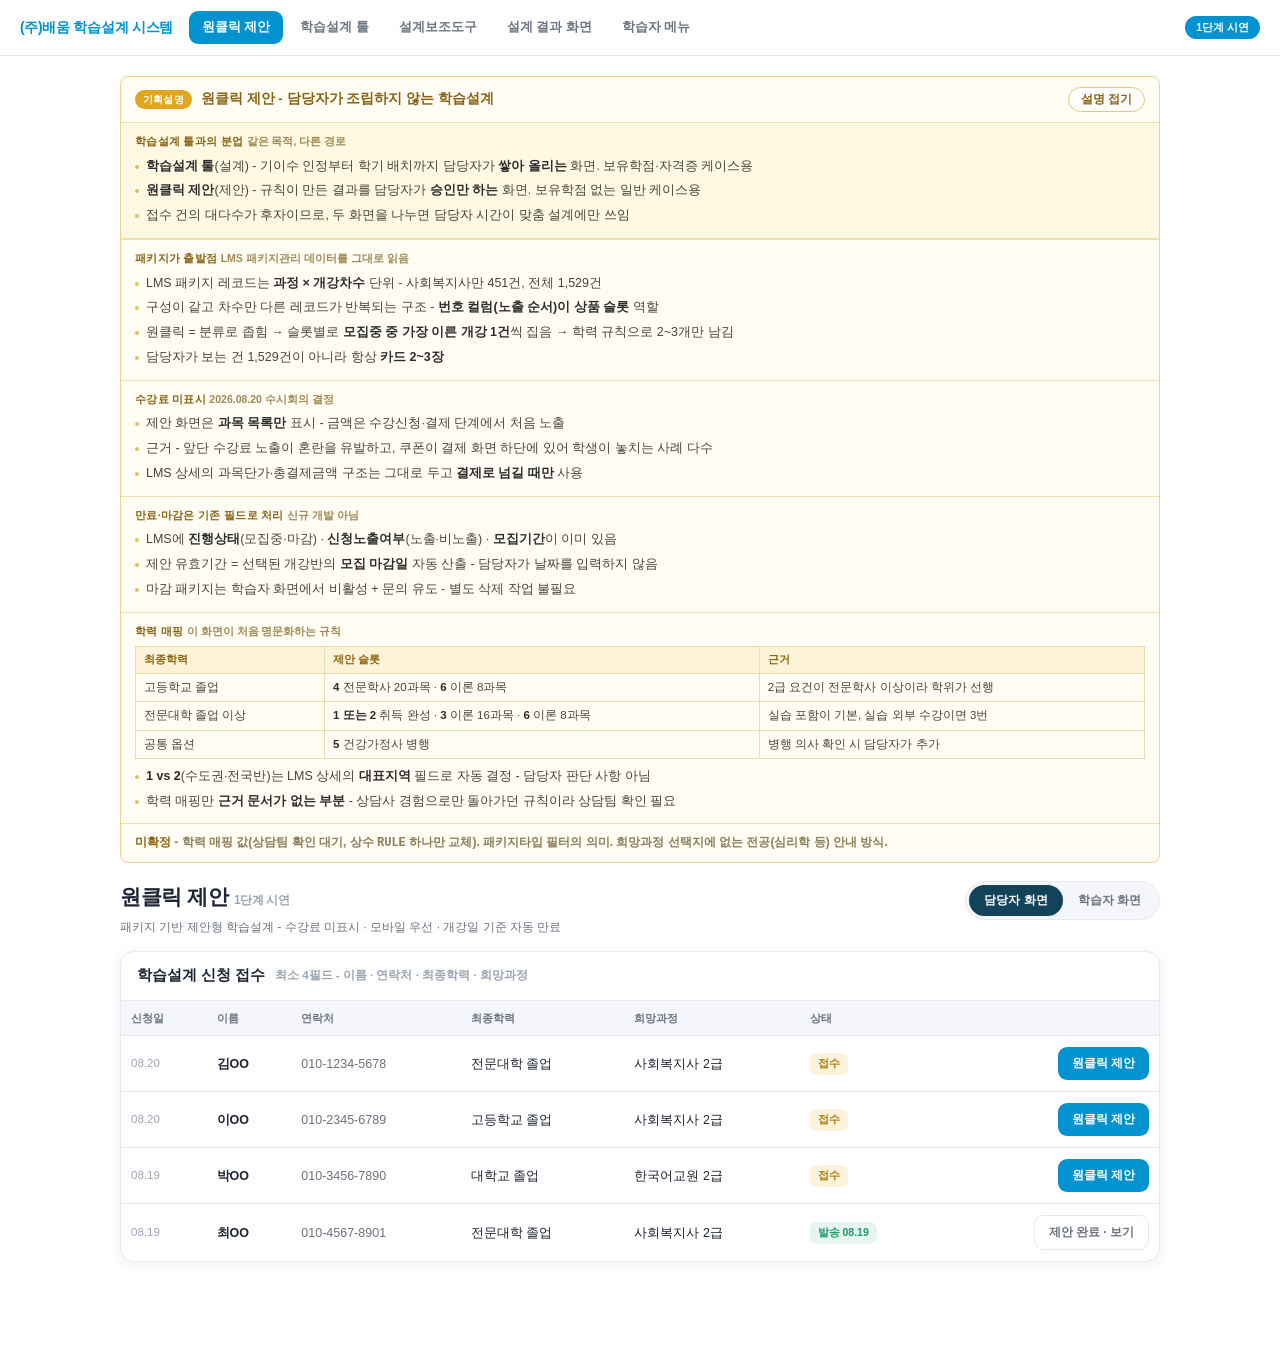
<file: learning-plan/proposal.html>
<!DOCTYPE html>
<html lang="ko">
<head>
<meta charset="UTF-8">
<meta name="viewport" content="width=device-width, initial-scale=1.0">
<title>원클릭 제안</title>
<link rel="stylesheet" href="../assets/tokens.css">
<style>
  :root{
    --navy:#12435a; --main:var(--baeron-main); --mid:var(--baeron-mid); --soft:var(--baeron-soft);
    --ink:#1d2433; --gray:#6b7280; --gray-light:#9aa3b2; --line:#e6e9f0;
    --bg:#ffffff; --bg-soft:#f4f6fb; --card:#fff; --red:#e23b4e; --red-soft:#fdf1f2;
    --green:#1a9c6b; --green-soft:#e7f5ef; --amber:#b07c10; --amber-soft:#fdf3dc;
    --violet:#7c4fe0; --violet-soft:#f1ebfd;
    --radius:14px; --shadow:0 2px 14px rgba(27,42,74,.07);
  }
  *{box-sizing:border-box;margin:0;padding:0;}
  body{font-family:'Pretendard','Apple SD Gothic Neo','Malgun Gothic',sans-serif;background:var(--bg);color:var(--ink);line-height:1.5;-webkit-font-smoothing:antialiased;}
  .wrap{max-width:1080px;margin:0 auto;padding:20px 20px 80px;}

  /* GNB */
  .gnb{position:sticky;top:0;z-index:80;display:flex;align-items:center;gap:16px;background:#fff;border-bottom:1px solid var(--line);padding:11px 20px;flex-wrap:wrap;}
  .gnb-logo{font-size:14px;font-weight:800;color:var(--main);text-decoration:none;letter-spacing:-.3px;white-space:nowrap;}
  .gnb-nav{display:flex;gap:4px;flex-wrap:wrap;flex:1;}
  .gnb-item{font-size:12.5px;font-weight:700;color:var(--gray);text-decoration:none;padding:7px 13px;border-radius:9px;white-space:nowrap;}
  .gnb-item:hover{background:var(--soft);color:var(--main);}
  .gnb-item.act{background:var(--main);color:#fff;}
  .gnb-tag{font-size:10.5px;font-weight:800;color:#fff;background:var(--main);border-radius:20px;padding:4px 11px;white-space:nowrap;}

  /* 페이지 헤드 */
  .page-head{display:flex;align-items:flex-start;justify-content:space-between;gap:16px;flex-wrap:wrap;margin:18px 0 14px;}
  .page-head h1{font-size:21px;font-weight:800;letter-spacing:-.4px;}
  .page-head .sub{font-size:12px;color:var(--gray);margin-top:5px;line-height:1.6;}
  .toggles{display:flex;gap:8px;flex-wrap:wrap;}
  .vw-toggle{display:flex;background:var(--bg-soft);border:1px solid var(--line);border-radius:24px;padding:3px;}
  .vw-toggle button{border:none;background:transparent;font-size:12px;font-weight:700;color:var(--gray);padding:7px 15px;border-radius:20px;cursor:pointer;font-family:inherit;}
  .vw-toggle button.active{background:var(--navy);color:#fff;}

  /* 기획설명 - 시연 전용 주석. 브랜드 블루와 의도적으로 다른 앰버 톤 */
  .lay-note{border:1px solid #ecd28a;border-radius:8px;background:#fffdf4;margin:0 0 16px;}
  .ln-head{display:flex;align-items:center;gap:9px;flex-wrap:wrap;padding:10px 14px;border-bottom:1px solid #f2e0ac;}
  .ln-tag{background:#e0a71e;color:#fff;font-size:10px;font-weight:800;border-radius:10px;padding:2px 8px;letter-spacing:.02em;}
  .ln-head b{font-size:13.5px;font-weight:800;color:#8a6212;}
  .ln-tog{margin-left:auto;border:1px solid #e6c878;background:#fff;border-radius:13px;font-family:inherit;font-size:11.5px;font-weight:700;color:#8a6212;padding:4px 12px;cursor:pointer;}
  .ln-tog:hover{background:#fdf3d8;}
  .ln-body{display:block;}
  .ln-sec{padding:11px 14px 12px;}
  .ln-sec.shade{background:#fff8e2;border-bottom:1px solid #f2e0ac;}
  .ln-sec+.ln-sec{border-top:1px solid #f2e0ac;}
  .ln-sec h4{font-size:10.5px;font-weight:800;color:#8a6212;letter-spacing:.03em;margin-bottom:7px;}
  .ln-sec h4 .h4-sub{font-weight:600;color:#a08a54;letter-spacing:0;}
  .ln-sec ul{list-style:none;display:flex;flex-direction:column;gap:5px;}
  .ln-sec li{font-size:12.5px;line-height:1.58;color:#4a4436;padding-left:11px;position:relative;}
  .ln-sec li::before{content:"";position:absolute;left:0;top:8px;width:4px;height:4px;border-radius:50%;background:#e5bf5e;}
  .ln-sec li b{font-weight:800;color:#2b2b2b;}
  .ln-foot{padding:9px 14px;border-top:1px solid #f2e0ac;font-size:12px;line-height:1.6;color:#8d7d5b;font-weight:600;}
  .ln-foot b{color:#8a6212;font-weight:800;}
  .ln-map{width:100%;border-collapse:collapse;font-size:11.5px;margin-top:4px;}
  .ln-map th,.ln-map td{border:1px solid #eddcae;padding:5px 8px;text-align:left;color:#4a4436;}
  .ln-map th{background:#fdf3d8;font-weight:800;color:#8a6212;font-size:10.5px;}
  .ln-map td b{font-weight:800;color:#2b2b2b;}

  /* 카드 공통 */
  .panel{background:var(--card);border:1.5px solid var(--line);border-radius:var(--radius);box-shadow:var(--shadow);margin-bottom:16px;}
  .panel-head{display:flex;align-items:center;gap:10px;flex-wrap:wrap;padding:13px 16px;border-bottom:1px solid var(--line);}
  .panel-head h3{font-size:14.5px;font-weight:800;}
  .panel-head .ph-sub{font-size:11.5px;color:var(--gray-light);font-weight:600;}
  .panel-head .right{margin-left:auto;display:flex;gap:7px;align-items:center;flex-wrap:wrap;}
  .panel-body{padding:14px 16px 16px;}

  /* 접수 목록 */
  .apps{width:100%;border-collapse:collapse;font-size:12.5px;}
  .apps th{background:var(--bg-soft);color:var(--gray);font-size:11px;font-weight:800;text-align:left;padding:9px 10px;border-bottom:1px solid var(--line);white-space:nowrap;}
  .apps td{padding:11px 10px;border-bottom:1px solid var(--line);vertical-align:middle;}
  .apps tr:last-child td{border-bottom:none;}
  .apps tr.sel td{background:var(--soft);}
  .apps .nm{font-weight:800;}
  .apps .tel{color:var(--gray);font-variant-numeric:tabular-nums;}
  .btn-one{border:none;background:var(--main);color:#fff;font-family:inherit;font-size:12px;font-weight:800;border-radius:9px;padding:8px 14px;cursor:pointer;white-space:nowrap;}
  .btn-one:hover{filter:brightness(.94);}
  .btn-one.done{background:#fff;color:var(--gray);border:1px solid var(--line);font-weight:700;cursor:default;}
  .st-pill{display:inline-block;font-size:10.5px;font-weight:800;border-radius:7px;padding:3px 8px;white-space:nowrap;}
  .st-pill.new{background:var(--amber-soft);color:var(--amber);}
  .st-pill.sent{background:var(--green-soft);color:var(--green);}

  /* 제안안 */
  .prop-lead{display:flex;align-items:flex-start;gap:12px;flex-wrap:wrap;background:var(--soft);border:1px solid var(--mid);border-radius:11px;padding:12px 14px;margin-bottom:14px;}
  .prop-lead .pl-main{flex:1;min-width:240px;}
  .prop-lead .pl-t{font-size:13px;font-weight:800;color:var(--navy);}
  .prop-lead .pl-d{font-size:11.5px;color:#3d6b83;margin-top:4px;line-height:1.6;}
  .prop-lead .pl-d b{font-weight:800;color:var(--navy);}
  .auto-tag{font-size:10px;font-weight:800;color:#fff;background:var(--navy);border-radius:9px;padding:3px 9px;white-space:nowrap;}

  .pk{border:1.5px solid var(--line);border-radius:12px;margin-bottom:11px;overflow:hidden;background:#fff;}
  .pk.on{border-color:var(--main);box-shadow:0 0 0 3px var(--soft);}
  .pk.off{opacity:.55;}
  .pk.closed{background:#fafbfc;}
  .pk-head{display:flex;align-items:flex-start;gap:11px;padding:12px 14px;cursor:pointer;}
  .pk-chk{width:19px;height:19px;border:2px solid var(--line);border-radius:6px;flex:none;margin-top:2px;display:flex;align-items:center;justify-content:center;font-size:12px;color:#fff;font-weight:800;}
  .pk.on .pk-chk{background:var(--main);border-color:var(--main);}
  .pk-main{flex:1;min-width:0;}
  .pk-no{display:inline-block;font-size:9.5px;font-weight:800;color:var(--gray);background:var(--bg-soft);border:1px solid var(--line);border-radius:6px;padding:1px 6px;margin-right:6px;vertical-align:2px;}
  .pk-nm{font-size:13.5px;font-weight:800;letter-spacing:-.2px;}
  .pk-compo{font-size:11.5px;color:var(--gray);margin-top:4px;}
  .pk-meta{display:flex;gap:6px;flex-wrap:wrap;margin-top:7px;}
  .mt{font-size:10.5px;font-weight:700;color:var(--gray);background:var(--bg-soft);border:1px solid var(--line);border-radius:7px;padding:2px 7px;}
  .mt.ok{background:var(--green-soft);color:var(--green);border-color:#bfe4d5;}
  .mt.no{background:var(--red-soft);color:var(--red);border-color:#f5cdd2;}
  .mt.id{font-variant-numeric:tabular-nums;color:var(--gray-light);}
  .pk-sub{border-top:1px solid var(--line);background:var(--bg-soft);padding:11px 14px;}
  .pk-row{display:flex;align-items:center;gap:9px;flex-wrap:wrap;font-size:11.5px;color:var(--gray);}
  .pk-row+.pk-row{margin-top:8px;}
  .pk-row label{font-weight:800;color:var(--ink);font-size:11px;}
  .pk-sel{font-family:inherit;font-size:11.5px;font-weight:700;color:var(--ink);border:1px solid var(--line);border-radius:8px;padding:6px 9px;background:#fff;}
  .subj-tog{border:1px solid var(--line);background:#fff;font-family:inherit;font-size:11px;font-weight:700;color:var(--gray);border-radius:8px;padding:5px 10px;cursor:pointer;}
  .subj-tog:hover{border-color:var(--main);color:var(--main);}
  .subj-list{display:none;margin-top:9px;background:#fff;border:1px solid var(--line);border-radius:9px;padding:10px 12px;}
  .subj-list.open{display:block;}
  .sl-grp{font-size:10.5px;font-weight:800;color:var(--navy);margin:8px 0 5px;}
  .sl-grp:first-child{margin-top:0;}
  .sl-items{display:grid;grid-template-columns:1fr 1fr;gap:3px 12px;}
  .sl-items span{font-size:11.5px;color:var(--ink);padding-left:10px;position:relative;line-height:1.6;}
  .sl-items span::before{content:"";position:absolute;left:0;top:8px;width:3px;height:3px;border-radius:50%;background:var(--gray-light);}
  .no-price{font-size:11px;color:var(--gray-light);font-weight:600;margin-top:9px;padding-top:9px;border-top:1px dashed var(--line);}

  .excl{border:1px dashed var(--line);border-radius:11px;padding:11px 14px;margin-bottom:11px;background:#fcfcfd;}
  .excl .et{font-size:11px;font-weight:800;color:var(--gray);margin-bottom:7px;}
  .excl-item{display:flex;align-items:center;gap:9px;font-size:12px;color:var(--gray);padding:5px 0;}
  .excl-item b{color:var(--ink);font-weight:700;}
  .btn-add{margin-left:auto;border:1px solid var(--line);background:#fff;font-family:inherit;font-size:11px;font-weight:700;color:var(--main);border-radius:8px;padding:4px 10px;cursor:pointer;white-space:nowrap;}
  .btn-add:hover{border-color:var(--main);}

  textarea{width:100%;min-height:64px;font-family:inherit;font-size:12.5px;color:var(--ink);border:1px solid var(--line);border-radius:10px;padding:10px 12px;resize:vertical;line-height:1.6;}
  textarea:focus{outline:none;border-color:var(--main);}
  .fld-lab{font-size:11px;font-weight:800;color:var(--gray);margin:14px 0 6px;}
  .expire{display:flex;align-items:center;gap:8px;flex-wrap:wrap;background:var(--amber-soft);border:1px solid #edd9a8;border-radius:10px;padding:10px 13px;font-size:11.5px;color:#6f5a1e;line-height:1.6;margin-top:14px;}
  .expire b{font-weight:800;color:var(--amber);}
  .send-row{display:flex;gap:9px;flex-wrap:wrap;margin-top:14px;}
  .btn-send{flex:1;min-width:180px;border:none;background:var(--main);color:#fff;font-family:inherit;font-size:13.5px;font-weight:800;border-radius:11px;padding:13px 18px;cursor:pointer;}
  .btn-send:hover{filter:brightness(.94);}
  .btn-ghost{border:1.5px solid var(--line);background:#fff;color:var(--gray);font-family:inherit;font-size:12.5px;font-weight:700;border-radius:11px;padding:13px 18px;cursor:pointer;}
  .btn-ghost:hover{border-color:var(--main);color:var(--main);}
  .empty{text-align:center;padding:40px 20px;color:var(--gray-light);font-size:12.5px;line-height:1.8;}

  /* 학습자 화면 */
  .student-view{display:none;flex-direction:column;align-items:center;gap:14px;}
  .dev-toggle{display:flex;background:#fff;border:1px solid var(--line);border-radius:24px;padding:3px;}
  .dev-toggle button{border:none;background:transparent;font-size:12px;font-weight:700;color:var(--gray);padding:7px 16px;border-radius:20px;cursor:pointer;font-family:inherit;}
  .dev-toggle button.active{background:var(--navy);color:#fff;}
  .phone{width:430px;height:932px;background:#fff;border:10px solid #1a1d24;border-radius:44px;overflow:hidden;box-shadow:0 12px 40px rgba(27,42,74,.18);display:flex;flex-direction:column;}
  .phone-head{display:flex;border-bottom:1px solid var(--line);flex:none;}
  .ph-tab{flex:1;text-align:center;font-size:12.5px;font-weight:800;padding:13px 0;color:var(--main);border-bottom:2px solid var(--main);}
  .phone-body{padding:16px;flex:1;overflow-y:auto;background:var(--bg-soft);}
  .stu-pc{display:none;width:100%;max-width:1000px;border:1.5px solid var(--line);border-radius:14px;overflow:hidden;box-shadow:var(--shadow);}
  .stu-pc-head{display:flex;border-bottom:1px solid var(--line);background:#fff;}
  .stu-pc-tab{font-size:13px;font-weight:800;padding:14px 22px;color:var(--main);border-bottom:2px solid var(--main);}
  .stu-pc-body{padding:20px;background:var(--bg-soft);}

  .s-hero{background:#fff;border:1.5px solid var(--line);border-radius:13px;padding:15px 16px;margin-bottom:12px;}
  .s-hero .sh-t{font-size:16px;font-weight:800;letter-spacing:-.3px;line-height:1.45;}
  .s-hero .sh-t b{color:var(--main);}
  .s-hero .sh-d{font-size:11.5px;color:var(--gray);margin-top:7px;line-height:1.65;}
  .s-dday{display:inline-flex;align-items:center;gap:6px;background:var(--amber-soft);color:var(--amber);font-size:11px;font-weight:800;border-radius:8px;padding:5px 10px;margin-top:10px;}
  .s-guide{font-size:11.5px;color:var(--gray);background:#fff;border:1px dashed var(--line);border-radius:10px;padding:10px 13px;margin-bottom:12px;line-height:1.65;}

  .s-pk{background:#fff;border:1.5px solid var(--line);border-radius:13px;padding:15px 16px;margin-bottom:11px;}
  .s-pk.pick{border-color:var(--main);box-shadow:0 0 0 3px var(--soft);}
  .s-pk.dead{background:#fafbfc;border-style:dashed;}
  .s-pk .sp-badge{display:inline-block;font-size:10px;font-weight:800;border-radius:7px;padding:3px 8px;margin-bottom:8px;background:var(--soft);color:var(--main);}
  .s-pk.dead .sp-badge{background:var(--bg-soft);color:var(--gray-light);}
  .s-pk .sp-nm{font-size:15px;font-weight:800;letter-spacing:-.3px;line-height:1.4;}
  .s-pk .sp-compo{font-size:12px;color:var(--gray);margin-top:5px;}
  .s-pk .sp-when{font-size:11.5px;color:var(--gray);margin-top:9px;padding-top:9px;border-top:1px dashed var(--line);line-height:1.7;}
  .s-pk .sp-when b{color:var(--ink);font-weight:800;}
  .s-cta{width:100%;margin-top:12px;border:none;background:var(--main);color:#fff;font-family:inherit;font-size:13.5px;font-weight:800;border-radius:10px;padding:13px;cursor:pointer;}
  .s-cta:hover{filter:brightness(.94);}
  .s-cta.dead{background:#fff;color:var(--gray);border:1.5px solid var(--line);cursor:default;}
  .s-note{font-size:11px;color:var(--gray-light);text-align:center;margin-top:6px;line-height:1.6;}
  .s-comment{background:var(--soft);border:1px solid var(--mid);border-radius:11px;padding:12px 14px;font-size:12px;color:#2f5f77;line-height:1.7;margin-bottom:12px;}
  .s-comment b{display:block;font-size:11px;font-weight:800;color:var(--navy);margin-bottom:5px;}
  .s-ask{background:#fff;border:1.5px solid var(--line);border-radius:12px;padding:14px 16px;text-align:center;font-size:11.5px;color:var(--gray);line-height:1.7;}
  .s-ask b{display:block;font-size:13px;color:var(--ink);margin-bottom:5px;}
  .pc-grid{display:grid;grid-template-columns:1fr 1fr 1fr;gap:12px;}

  @media(max-width:900px){
    .sl-items{grid-template-columns:1fr;}
    .pc-grid{grid-template-columns:1fr;}
    .phone{width:100%;max-width:430px;height:760px;}
  }
</style>
</head>
<body>
<div class="gnb"><a href="index.html" class="gnb-logo">(주)배움 학습설계 시스템</a><nav class="gnb-nav"><a href="proposal.html" class="gnb-item act">원클릭 제안</a><a href="builder.html" class="gnb-item">학습설계 툴</a><a href="admin.html" class="gnb-item">설계보조도구</a><a href="builder.html?view=student" class="gnb-item">설계 결과 화면</a><a href="learner.html" class="gnb-item">학습자 메뉴</a></nav><span class="gnb-tag">1단계 시연</span></div>

<div class="wrap">

  <div class="lay-note">
    <div class="ln-head">
      <span class="ln-tag">기획설명</span>
      <b>원클릭 제안 - 담당자가 조립하지 않는 학습설계</b>
      <button class="ln-tog" onclick="lnTog()" id="lnTogBtn">설명 접기</button>
    </div>
    <div class="ln-body" id="lnBody">
      <div class="ln-sec shade">
        <h4>학습설계 툴과의 분업 <span class="h4-sub">같은 목적, 다른 경로</span></h4>
        <ul>
          <li><b>학습설계 툴</b>(설계) - 기이수 인정부터 학기 배치까지 담당자가 <b>쌓아 올리는</b> 화면. 보유학점·자격증 케이스용</li>
          <li><b>원클릭 제안</b>(제안) - 규칙이 만든 결과를 담당자가 <b>승인만 하는</b> 화면. 보유학점 없는 일반 케이스용</li>
          <li>접수 건의 대다수가 후자이므로, 두 화면을 나누면 담당자 시간이 맞춤 설계에만 쓰임</li>
        </ul>
      </div>
      <div class="ln-sec">
        <h4>패키지가 출발점 <span class="h4-sub">LMS 패키지관리 데이터를 그대로 읽음</span></h4>
        <ul>
          <li>LMS 패키지 레코드는 <b>과정 × 개강차수</b> 단위 - 사회복지사만 451건, 전체 1,529건</li>
          <li>구성이 같고 차수만 다른 레코드가 반복되는 구조 - <b>번호 컬럼(노출 순서)이 상품 슬롯</b> 역할</li>
          <li>원클릭 = 분류로 좁힘 → 슬롯별로 <b>모집중 중 가장 이른 개강 1건</b>씩 집음 → 학력 규칙으로 2~3개만 남김</li>
          <li>담당자가 보는 건 1,529건이 아니라 항상 <b>카드 2~3장</b></li>
        </ul>
      </div>
      <div class="ln-sec">
        <h4>수강료 미표시 <span class="h4-sub">2026.08.20 수시회의 결정</span></h4>
        <ul>
          <li>제안 화면은 <b>과목 목록만</b> 표시 - 금액은 수강신청·결제 단계에서 처음 노출</li>
          <li>근거 - 앞단 수강료 노출이 혼란을 유발하고, 쿠폰이 결제 화면 하단에 있어 학생이 놓치는 사례 다수</li>
          <li>LMS 상세의 과목단가·총결제금액 구조는 그대로 두고 <b>결제로 넘길 때만</b> 사용</li>
        </ul>
      </div>
      <div class="ln-sec">
        <h4>만료·마감은 기존 필드로 처리 <span class="h4-sub">신규 개발 아님</span></h4>
        <ul>
          <li>LMS에 <b>진행상태</b>(모집중·마감) · <b>신청노출여부</b>(노출·비노출) · <b>모집기간</b>이 이미 있음</li>
          <li>제안 유효기간 = 선택된 개강반의 <b>모집 마감일</b> 자동 산출 - 담당자가 날짜를 입력하지 않음</li>
          <li>마감 패키지는 학습자 화면에서 비활성 + 문의 유도 - 별도 삭제 작업 불필요</li>
        </ul>
      </div>
      <div class="ln-sec">
        <h4>학력 매핑 <span class="h4-sub">이 화면이 처음 명문화하는 규칙</span></h4>
        <table class="ln-map">
          <tr><th>최종학력</th><th>제안 슬롯</th><th>근거</th></tr>
          <tr><td>고등학교 졸업</td><td><b>4</b> 전문학사 20과목 · <b>6</b> 이론 8과목</td><td>2급 요건이 전문학사 이상이라 학위가 선행</td></tr>
          <tr><td>전문대학 졸업 이상</td><td><b>1 또는 2</b> 취득 완성 · <b>3</b> 이론 16과목 · <b>6</b> 이론 8과목</td><td>실습 포함이 기본, 실습 외부 수강이면 3번</td></tr>
          <tr><td>공통 옵션</td><td><b>5</b> 건강가정사 병행</td><td>병행 의사 확인 시 담당자가 추가</td></tr>
        </table>
        <ul style="margin-top:8px;">
          <li><b>1 vs 2</b>(수도권·전국반)는 LMS 상세의 <b>대표지역</b> 필드로 자동 결정 - 담당자 판단 사항 아님</li>
          <li>학력 매핑만 <b>근거 문서가 없는 부분</b> - 상담사 경험으로만 돌아가던 규칙이라 상담팀 확인 필요</li>
        </ul>
      </div>
      <div class="ln-foot">
        <b>미확정</b> - 학력 매핑 값(상담팀 확인 대기, 상수 <code>RULE</code> 하나만 교체). 패키지타입 필터의 의미. 희망과정 선택지에 없는 전공(심리학 등) 안내 방식.
      </div>
    </div>
  </div>

  <div class="page-head">
    <div>
      <h1>원클릭 제안 <span style="font-size:12px;color:var(--gray-light);font-weight:600">1단계 시연</span></h1>
      <div class="sub">패키지 기반 제안형 학습설계 - 수강료 미표시 · 모바일 우선 · 개강일 기준 자동 만료</div>
    </div>
    <div class="toggles">
      <div class="vw-toggle">
        <button id="vwAdmin" class="active" onclick="switchView('admin')">담당자 화면</button>
        <button id="vwStu" onclick="switchView('student')">학습자 화면</button>
      </div>
    </div>
  </div>

  <!-- ══════════ 담당자 화면 ══════════ -->
  <div id="adminView">

    <div class="panel">
      <div class="panel-head">
        <h3>학습설계 신청 접수</h3>
        <span class="ph-sub">최소 4필드 - 이름 · 연락처 · 최종학력 · 희망과정</span>
      </div>
      <div class="panel-body" style="padding:0;">
        <table class="apps" id="appTable"></table>
      </div>
    </div>

    <div id="propBox"></div>

  </div>

  <!-- ══════════ 학습자 화면 ══════════ -->
  <div class="student-view" id="studentView">
    <div style="display:flex;gap:10px;align-items:center;flex-wrap:wrap;">
      <button class="btn-ghost" style="padding:8px 14px;font-size:12px;" onclick="switchView('admin')">← 담당자 화면</button>
      <div class="dev-toggle">
        <button id="devMo" class="active" onclick="switchDevice('mo')">모바일</button>
        <button id="devPc" onclick="switchDevice('pc')">PC</button>
      </div>
    </div>
    <div class="phone" id="phoneFrame">
      <div class="phone-head"><div class="ph-tab">학습설계 제안</div></div>
      <div class="phone-body" id="phoneBody"></div>
    </div>
    <div class="stu-pc" id="stuPc">
      <div class="stu-pc-head"><div class="stu-pc-tab">학습설계 제안</div></div>
      <div class="stu-pc-body" id="stuPcBody"></div>
    </div>
  </div>

</div>

<script>
/* ══════════════════════════════════════════════════════════
   원클릭 제안 - 시연용 인메모리 데이터
   시드는 배론 LMS 패키지관리 실데이터 기준 (2026.08.20 확인)
   ══════════════════════════════════════════════════════════ */

/* ── 과정 분류 (LMS 분류 필터) ───────────────────────── */
const CLS = {
  sw: {nm:"사회복지사 2급", cnt:451},
  ko: {nm:"한국어교원 2급", cnt:0},
};

/* ── 상품 슬롯 = LMS 번호 컬럼(노출 순서) ─────────────
   구성이 같고 차수만 다른 레코드가 반복되므로,
   번호가 사실상 상품 축이 된다. */
const SLOTS = {
  sw: {
    1:{nm:"사회복지사2급 취득 완성 패키지(수도권)", compo:"이론 16과목 + 실습 1과목", n:17, region:"수도권", key:"full"},
    2:{nm:"사회복지사2급 취득 완성 패키지(전국반)", compo:"이론 16과목 + 실습 1과목", n:17, region:"전국",   key:"full"},
    3:{nm:"사회복지사 이론 16과목 패키지",          compo:"이론 16과목",              n:16, key:"th16"},
    4:{nm:"사회복지사 이론 20과목 전문학사 패키지",  compo:"이론 16과목 + 교양 4과목",  n:20, key:"deg20"},
    5:{nm:"사회복지사 X 건강가정사 18과목 패키지",   compo:"이론 18과목",              n:18, key:"hgj18"},
    6:{nm:"사회복지사 이론 8과목 패키지",            compo:"이론 8과목",                n:8,  key:"th8"},
  },
  ko: {
    1:{nm:"한국어교원 (이론 13과목 + 실습 1과목)", compo:"이론 13과목 + 실습 1과목", n:14, key:"kofull"},
    2:{nm:"한국어교원 (이론 13과목)",              compo:"이론 13과목",              n:13, key:"koth"},
  },
};

/* ── 패키지 레코드 = 분류 × 슬롯 × 차수 ──────────────
   id·차수·개강반·모집기간·진행상태 모두 LMS 실값 */
const PKGS = [
  /* 사회복지사 26-2-8차 - 모집중 */
  {id:4631, cls:"sw", no:1, batch:"26-2-8차", apply:["26.07.23","26.09.16"], status:"모집중", opens:["2026년 2학기 9/17개강반","2027년 1학기 12/31개강반","2027년 2학기 5/28개강반"]},
  {id:4632, cls:"sw", no:2, batch:"26-2-8차", apply:["26.07.23","26.09.16"], status:"모집중", opens:["2026년 2학기 9/17개강반","2027년 1학기 12/31개강반","2027년 2학기 5/28개강반"]},
  {id:4630, cls:"sw", no:3, batch:"26-2-8차", apply:["26.07.23","26.09.16"], status:"모집중", opens:["2026년 2학기 9/17개강반","2027년 1학기 12/31개강반","2027년 2학기 5/28개강반"]},
  {id:4634, cls:"sw", no:4, batch:"26-2-8차", apply:["26.07.23","26.09.16"], status:"모집중", opens:["2026년 2학기 9/17개강반","2027년 1학기 12/31개강반","2027년 2학기 5/28개강반"]},
  {id:4635, cls:"sw", no:5, batch:"26-2-8차", apply:["26.07.23","26.09.16"], status:"모집중", opens:["2026년 2학기 9/17개강반","2027년 1학기 12/31개강반","2027년 2학기 5/28개강반"]},
  {id:4633, cls:"sw", no:6, batch:"26-2-8차", apply:["26.07.23","26.09.16"], status:"모집중", opens:["2026년 2학기 9/17개강반","2027년 1학기 12/31개강반","2027년 2학기 5/28개강반"]},
  /* 사회복지사 26-2-7차 - 5번만 마감 (LMS 실값) */
  {id:4628, cls:"sw", no:1, batch:"26-2-7차", apply:["26.07.23","26.09.09"], status:"모집중", opens:["2026년 2학기 9/10개강반","2027년 1학기 12/31개강반","2027년 2학기 5/28개강반"]},
  {id:4627, cls:"sw", no:2, batch:"26-2-7차", apply:["26.07.23","26.09.09"], status:"모집중", opens:["2026년 2학기 9/10개강반","2027년 1학기 12/31개강반","2027년 2학기 5/28개강반"]},
  {id:4629, cls:"sw", no:3, batch:"26-2-7차", apply:["26.07.23","26.09.09"], status:"모집중", opens:["2026년 2학기 9/10개강반","2027년 1학기 12/31개강반","2027년 2학기 5/28개강반"]},
  {id:4625, cls:"sw", no:4, batch:"26-2-7차", apply:["26.07.23","26.09.09"], status:"모집중", opens:["2026년 2학기 9/10개강반","2027년 1학기 12/31개강반","2027년 2학기 5/28개강반"]},
  {id:4624, cls:"sw", no:5, batch:"26-2-7차", apply:["26.07.23","26.09.09"], status:"마감",   opens:["2026년 2학기 9/10개강반","2027년 1학기 12/31개강반","2027년 2학기 5/28개강반"]},
  {id:4626, cls:"sw", no:6, batch:"26-2-7차", apply:["26.07.23","26.09.09"], status:"모집중", opens:["2026년 2학기 9/10개강반","2027년 1학기 12/31개강반","2027년 2학기 5/28개강반"]},
  /* 사회복지사 26-2-5차 - 전량 마감 */
  {id:4601, cls:"sw", no:1, batch:"26-2-5차", apply:["26.06.18","26.08.13"], status:"마감", opens:["2026년 2학기 8/14개강반","2027년 1학기 12/18개강반","2027년 2학기 5/28개강반"]},
  {id:4602, cls:"sw", no:3, batch:"26-2-5차", apply:["26.06.18","26.08.13"], status:"마감", opens:["2026년 2학기 8/14개강반","2027년 1학기 12/18개강반","2027년 2학기 5/28개강반"]},
  /* 한국어교원 */
  {id:4653, cls:"ko", no:1, batch:"26-2-8차", apply:["26.08.19","26.09.16"], status:"모집중", opens:["2026년 2학기 9/17개강반","2027년 1학기 1/22개강반"]},
  {id:4644, cls:"ko", no:2, batch:"26-2-8차", apply:["26.08.10","26.09.16"], status:"마감",   opens:["2026년 2학기 9/17개강반","2027년 1학기 1/22개강반"]},
];

/* ── 개강반별 과목 구성 ──────────────────────────────
   LMS 상세는 개강반 단위로 과목이 나뉜다 (한 학기분).
   여기서는 슬롯 key별로 학기 묶음을 둔다. */
const SUBJ = {
  full:[
    {t:"1학기 · 필수 이론 6과목", s:["사회복지학개론","인간행동과사회환경","사회복지실천론","사회복지정책론","사회복지조사론","사회복지법제와실천"]},
    {t:"2학기 · 필수 이론 3과목 + 선택 3과목", s:["사회복지실천기술론","사회복지행정론","지역사회복지론","노인복지론","아동복지론","가족복지론"]},
    {t:"3학기 · 선택 4과목 + 현장실습", s:["정신건강론","프로그램개발과평가","사회복지윤리와철학","자원봉사론","사회복지현장실습"]},
  ],
  th16:[
    {t:"1학기 · 필수 이론 6과목", s:["사회복지학개론","인간행동과사회환경","사회복지실천론","사회복지정책론","사회복지조사론","사회복지법제와실천"]},
    {t:"2학기 · 필수 이론 3과목 + 선택 3과목", s:["사회복지실천기술론","사회복지행정론","지역사회복지론","노인복지론","아동복지론","가족복지론"]},
    {t:"3학기 · 선택 4과목", s:["정신건강론","프로그램개발과평가","사회복지윤리와철학","자원봉사론"]},
  ],
  deg20:[
    {t:"1학기 · 필수 이론 6과목", s:["사회복지학개론","인간행동과사회환경","사회복지실천론","사회복지정책론","사회복지조사론","사회복지법제와실천"]},
    {t:"2학기 · 필수 이론 3과목 + 선택 3과목", s:["사회복지실천기술론","사회복지행정론","지역사회복지론","노인복지론","아동복지론","가족복지론"]},
    {t:"3학기 · 선택 4과목 + 교양 4과목", s:["정신건강론","프로그램개발과평가","사회복지윤리와철학","자원봉사론","대학영어","현대사회와윤리","인간관계론","심리학개론"]},
  ],
  hgj18:[
    {t:"1학기 · 공통 6과목", s:["사회복지학개론","인간행동과사회환경","사회복지실천론","가족복지론","가족상담및가족치료","건강가정론"]},
    {t:"2학기 · 공통 6과목", s:["사회복지실천기술론","사회복지정책론","사회복지조사론","가족생활교육","아동복지론","노인복지론"]},
    {t:"3학기 · 공통 6과목", s:["사회복지법제와실천","사회복지행정론","지역사회복지론","가족정책론","가정생활복지론","프로그램개발과평가"]},
  ],
  th8:[
    {t:"1학기 · 이론 8과목", s:["사회복지학개론","인간행동과사회환경","사회복지실천론","사회복지정책론","사회복지조사론","사회복지법제와실천","사회복지실천기술론","사회복지행정론"]},
  ],
  kofull:[
    {t:"1학기 · 이론 7과목", s:["외국어로서의한국어교육개론","외국어로서의한국어어휘교육론","외국어로서의한국어표현교육론","외국어로서의한국어학개론","한국의미론","외국어로서의한국어이해교육론","외국어로서의한국어문법교육론"]},
    {t:"2학기 · 이론 6과목 + 실습", s:["대조언어학","언어학개론","외국어로서의언어교수이론","외국어로서의한국어발음교육론","한국문화교육론","외국어로서의한국어평가론","외국어로서의한국어교육실습"]},
  ],
  koth:[
    {t:"1학기 · 이론 7과목", s:["외국어로서의한국어교육개론","외국어로서의한국어어휘교육론","외국어로서의한국어표현교육론","외국어로서의한국어학개론","한국의미론","외국어로서의한국어이해교육론","외국어로서의한국어문법교육론"]},
    {t:"2학기 · 이론 6과목", s:["대조언어학","언어학개론","외국어로서의언어교수이론","외국어로서의한국어발음교육론","한국문화교육론","외국어로서의한국어평가론"]},
  ],
};

/* ── 학력 → 추천 슬롯 매핑 ───────────────────────────
   ★ 근거 문서 없음 - 상담팀 확인 대기. 이 상수만 교체하면 규칙이 바뀐다. */
const RULE = {
  sw: {
    /* 지역 슬롯(1 수도권 / 2 전국반)은 쌍으로 넣고 resolveRegion이 하나만 남긴다.
       한쪽만 적으면 반대 지역 신청자가 취득 완성 패키지를 못 받는다. */
    "고등학교 졸업":     {slots:[4,6],     why:"2급 요건이 전문학사 이상이라 학위가 선행"},
    "전문대학 졸업":     {slots:[1,2,3,6], why:"학위 요건 충족 - 실습 포함 취득 완성이 기본"},
    "대학교 졸업":       {slots:[1,2,3,6], why:"학위 요건 충족 - 실습 포함 취득 완성이 기본"},
  },
  ko: {
    "대학교 졸업":       {slots:[1,2], why:"이론 + 실습 완성과 이론 단독을 함께 제시"},
    "전문대학 졸업":     {slots:[1,2], why:"이론 + 실습 완성과 이론 단독을 함께 제시"},
  },
  /* 병행 옵션 - 자동 제안에서는 빠지고 담당자가 추가 */
  optional: {sw:[5], ko:[]},
};

/* ── 신청 접수 (LMS 신청 폼 최소 4필드) ─────────────── */
const APPS = [
  {id:"a1", dt:"08.20", nm:"김OO", tel:"010-1234-5678", edu:"전문대학 졸업", cls:"sw", region:"수도권", st:"new"},
  {id:"a2", dt:"08.20", nm:"이OO", tel:"010-2345-6789", edu:"고등학교 졸업", cls:"sw", region:"전국",   st:"new"},
  {id:"a3", dt:"08.19", nm:"박OO", tel:"010-3456-7890", edu:"대학교 졸업",   cls:"ko", region:"전국",   st:"new"},
  {id:"a4", dt:"08.19", nm:"최OO", tel:"010-4567-8901", edu:"전문대학 졸업", cls:"sw", region:"전국",   st:"sent"},
];

/* ══════════════════════════════════════════════════════════
   상태
   ══════════════════════════════════════════════════════════ */
let curApp = null;      // 선택된 접수 건
let picks = [];         // 제안안 카드 [{no, pkgId, open, on}]
let view = "admin";
let device = "mo";
let sent = null;        // 발송된 제안 (학습자 화면 소스)
let stuPick = null;     // 학습자가 고른 카드

/* ══════════════════════════════════════════════════════════
   원클릭 - 규칙으로 제안안 생성
   ══════════════════════════════════════════════════════════ */

/* 슬롯별로 "모집중 중 가장 이른 개강" 1건을 집는다.
   차수 번호가 클수록 최신 = 개강이 늦다. 모집중 중 가장 작은 차수가 가장 이른 개강. */
function pickPkg(cls, no){
  const cands = PKGS.filter(p => p.cls===cls && p.no===no && p.status==="모집중");
  if(!cands.length) return null;
  return cands.sort((a,b) => a.batch.localeCompare(b.batch))[0];
}

/* 지역 슬롯(1 vs 2)은 접수 건의 대표지역으로 자동 결정 */
function resolveRegion(cls, slots, region){
  const has = slots.some(n => SLOTS[cls][n] && SLOTS[cls][n].region);
  if(!has) return slots;
  return slots.filter(n => {
    const s = SLOTS[cls][n];
    return !s.region || s.region===region;
  });
}

function oneClick(appId){
  const app = APPS.find(a => a.id===appId);
  if(!app) return;
  curApp = app;
  const rule = (RULE[app.cls]||{})[app.edu];
  let slots = rule ? rule.slots.slice() : Object.keys(SLOTS[app.cls]).map(Number);
  slots = resolveRegion(app.cls, slots, app.region);

  picks = slots.map(no => {
    const pkg = pickPkg(app.cls, no);
    return pkg ? {no, pkgId:pkg.id, open:pkg.opens[0], on:true} : null;
  }).filter(Boolean);

  renderApps();
  renderProp();
  document.getElementById("propBox").scrollIntoView({behavior:"smooth", block:"start"});
}

function addSlot(no){
  const pkg = pickPkg(curApp.cls, no);
  if(!pkg){ alert("이 슬롯은 현재 모집중인 개강차수가 없음\n· 다음 차수 등록 후 자동으로 나타남"); return; }
  picks.push({no, pkgId:pkg.id, open:pkg.opens[0], on:true});
  renderProp();
}

function togPick(i){ picks[i].on = !picks[i].on; renderProp(); }
function setOpen(i, v){ picks[i].open = v; renderProp(); }
function togSubj(i){ document.getElementById("sl"+i).classList.toggle("open"); }

/* ══════════════════════════════════════════════════════════
   렌더 - 담당자 화면
   ══════════════════════════════════════════════════════════ */
function renderApps(){
  const rows = APPS.map(a => {
    const on = curApp && curApp.id===a.id;
    const btn = a.st==="sent"
      ? `<button class="btn-one done" onclick="viewSent('${a.id}')">제안 완료 · 보기</button>`
      : `<button class="btn-one" onclick="oneClick('${a.id}')">원클릭 제안</button>`;
    const pill = a.st==="sent"
      ? `<span class="st-pill sent">발송 08.19</span>`
      : `<span class="st-pill new">접수</span>`;
    return `<tr class="${on?"sel":""}">
      <td style="color:var(--gray-light);font-size:11.5px;">${a.dt}</td>
      <td class="nm">${a.nm}</td>
      <td class="tel">${a.tel}</td>
      <td>${a.edu}</td>
      <td>${CLS[a.cls].nm}</td>
      <td>${pill}</td>
      <td style="text-align:right;">${btn}</td>
    </tr>`;
  }).join("");
  document.getElementById("appTable").innerHTML =
    `<tr><th>신청일</th><th>이름</th><th>연락처</th><th>최종학력</th><th>희망과정</th><th>상태</th><th></th></tr>${rows}`;
}

function expireOf(){
  /* 유효기간 = 선택된 카드들 중 가장 이른 모집 마감일 */
  const ons = picks.filter(p => p.on);
  if(!ons.length) return null;
  const ds = ons.map(p => PKGS.find(x => x.id===p.pkgId).apply[1]).sort();
  return ds[0];
}

function renderProp(){
  const box = document.getElementById("propBox");
  if(!curApp){ box.innerHTML = ""; return; }

  const cls = curApp.cls;
  const rule = (RULE[cls]||{})[curApp.edu];
  const usedNos = picks.map(p => p.no);
  const optNos = (RULE.optional[cls]||[]).filter(n => !usedNos.includes(n));

  const cards = picks.map((p, i) => {
    const s = SLOTS[cls][p.no];
    const pkg = PKGS.find(x => x.id===p.pkgId);
    const opts = pkg.opens.map(o => `<option value="${o}" ${o===p.open?"selected":""}>${o}</option>`).join("");
    const subj = (SUBJ[s.key]||[]).map(g =>
      `<div class="sl-grp">${g.t}</div><div class="sl-items">${g.s.map(x=>`<span>${x}</span>`).join("")}</div>`
    ).join("");
    return `<div class="pk ${p.on?"on":"off"}">
      <div class="pk-head" onclick="togPick(${i})">
        <div class="pk-chk">${p.on?"✓":""}</div>
        <div class="pk-main">
          <div><span class="pk-no">노출 ${p.no}</span><span class="pk-nm">${s.nm}</span></div>
          <div class="pk-compo">${s.compo} · 총 ${s.n}과목</div>
          <div class="pk-meta">
            <span class="mt id">id ${pkg.id}</span>
            <span class="mt">${pkg.batch}</span>
            <span class="mt ok">${pkg.status}</span>
            <span class="mt">모집 ${pkg.apply[0]} ~ ${pkg.apply[1]}</span>
          </div>
        </div>
      </div>
      <div class="pk-sub">
        <div class="pk-row">
          <label>개강반</label>
          <select class="pk-sel" onchange="setOpen(${i}, this.value)">${opts}</select>
          <button class="subj-tog" onclick="togSubj(${i})">과목 ${s.n}개 보기</button>
        </div>
        <div class="subj-list" id="sl${i}">${subj}
          <div class="no-price">수강료는 이 화면에 표시하지 않음 - 학습자가 패키지를 고른 뒤 수강신청 단계에서 안내</div>
        </div>
      </div>
    </div>`;
  }).join("");

  const exclHtml = optNos.length ? `<div class="excl">
    <div class="et">규칙에서 제외된 슬롯 - 필요 시 담당자가 추가</div>
    ${optNos.map(n => `<div class="excl-item">
      <span class="pk-no">노출 ${n}</span><b>${SLOTS[cls][n].nm}</b>
      <button class="btn-add" onclick="addSlot(${n})">＋ 제안에 추가</button>
    </div>`).join("")}
  </div>` : "";

  const exp = expireOf();
  const onCnt = picks.filter(p => p.on).length;

  box.innerHTML = `<div class="panel">
    <div class="panel-head">
      <h3>제안안</h3>
      <span class="ph-sub">규칙이 생성 - 담당자는 확인·발송만</span>
      <div class="right"><span class="auto-tag">자동 생성</span></div>
    </div>
    <div class="panel-body">
      <div class="prop-lead">
        <div class="pl-main">
          <div class="pl-t">${curApp.nm} · ${curApp.edu} · ${CLS[cls].nm}</div>
          <div class="pl-d">
            ${CLS[cls].cnt ? `분류 <b>${CLS[cls].nm}</b> ${CLS[cls].cnt}건 중 슬롯별 <b>모집중 최이른 개강</b> 1건씩 선별 → 학력 규칙으로 <b>${picks.length}개</b> 제안<br>` : ""}
            추천 근거 - ${rule ? rule.why : "학력 규칙 미정의 · 전체 슬롯 노출"}
            ${SLOTS[cls][picks[0]?.no]?.region ? `<br>지역 슬롯은 접수 대표지역 <b>${curApp.region}</b> 기준 자동 선택` : ""}
          </div>
        </div>
      </div>

      ${cards || `<div class="empty">모집중인 패키지 없음</div>`}
      ${exclHtml}

      <div class="fld-lab">담당자 코멘트 <span style="font-weight:600;color:var(--gray-light);">선택 - 비워도 발송 가능</span></div>
      <textarea id="cmt" placeholder="예) 실습을 타 기관에서 수강하실 예정이면 두 번째 구성이 적합">${curApp.edu==="고등학교 졸업" ? "전문학사 학위와 자격증을 함께 취득하는 구성으로 제안드림 - 학위 없이는 2급 신청이 불가한 점 참고 부탁" : ""}</textarea>

      <div class="expire">
        <b>유효기간 자동</b>
        ${exp ? `선택한 개강반의 모집 마감일 <b>20${exp.replace(/\./g,".")}</b> 기준 자동 만료 - 담당자가 날짜를 입력하지 않음` : "선택된 패키지 없음"}
      </div>

      <div class="send-row">
        <button class="btn-send" onclick="send()">제안 발송 (${onCnt}개 구성)</button>
        <button class="btn-ghost" onclick="cancelProp()">취소</button>
      </div>
    </div>
  </div>`;
}

function cancelProp(){ curApp = null; picks = []; renderApps(); renderProp(); }

function send(){
  const ons = picks.filter(p => p.on);
  if(!ons.length){ alert("제안할 구성을 최소 1개 선택"); return; }
  sent = {app:curApp, picks:ons.slice(), cmt:(document.getElementById("cmt")||{}).value||"", exp:expireOf()};
  stuPick = null;
  const a = APPS.find(x => x.id===curApp.id);
  if(a) a.st = "sent";
  alert("제안 발송 (시연)\n· 발송 시점 패키지 구성으로 스냅샷 고정\n· 이후 패키지가 변경돼도 발송본은 불변\n· 실제 수강신청 시에는 최신 패키지 기준 적용\n· 학습자에게 알림톡 발송");
  switchView("student");
}

/* 이미 발송된 제안을 다시 여는 경로.
   발송 시점 스냅샷이라 그 사이 마감된 패키지가 섞일 수 있다 -
   학습자 화면의 마감·문의 유도는 이 경로에서만 발생한다. */
function viewSent(appId){
  const app = APPS.find(a => a.id===appId);
  const snap = [
    {no:2, pkgId:4627, open:"2026년 2학기 9/10개강반", on:true},
    {no:5, pkgId:4624, open:"2026년 2학기 9/10개강반", on:true},   /* 발송 후 마감된 건 */
    {no:6, pkgId:4626, open:"2026년 2학기 9/10개강반", on:true},
  ].filter(p => PKGS.some(x => x.id===p.pkgId));
  sent = {app, picks:snap, cmt:"보유하신 학점이 없어 표준 구성으로 제안드림 - 건강가정사 병행안도 함께 담음", exp:"26.09.09"};
  stuPick = null;
  switchView("student");
}

/* ══════════════════════════════════════════════════════════
   렌더 - 학습자 화면
   ══════════════════════════════════════════════════════════ */
function ddayText(exp){
  if(!exp) return "";
  const [y,m,d] = exp.split(".").map(Number);
  const end = new Date(2000+y, m-1, d);
  const now = new Date(2026, 7, 20);   /* 시연 기준일 고정 */
  const n = Math.round((end-now)/86400000);
  return n >= 0 ? `신청 마감 D-${n} · 20${exp} 까지` : `신청 기간 종료`;
}

function stuCards(pcMode){
  return sent.picks.map((p, i) => {
    const s = SLOTS[sent.app.cls][p.no];
    const pkg = PKGS.find(x => x.id===p.pkgId);
    const dead = pkg.status === "마감";
    const pick = stuPick === i;
    const subj = (SUBJ[s.key]||[]).map(g =>
      `<div class="sl-grp">${g.t}</div><div class="sl-items">${g.s.map(x=>`<span>${x}</span>`).join("")}</div>`
    ).join("");
    return `<div class="s-pk ${dead?"dead":""} ${pick?"pick":""}">
      <span class="sp-badge">${dead?"이번 차수 마감":(i===0?"추천":"선택 가능")}</span>
      <div class="sp-nm">${s.nm}</div>
      <div class="sp-compo">${s.compo} · 총 ${s.n}과목</div>
      <div class="sp-when">
        개강 <b>${p.open}</b><br>
        신청 마감 <b>20${pkg.apply[1]}</b>
      </div>
      <button class="subj-tog" style="margin-top:10px;width:100%;padding:9px;" onclick="stuTog(${i})">과목 ${s.n}개 ${pcMode?"":"자세히 "}보기</button>
      <div class="subj-list" id="ssl${pcMode?"p":"m"}${i}">${subj}</div>
      ${dead
        ? `<button class="s-cta dead">마감 - 다음 개강 문의</button><div class="s-note">이 구성은 다음 차수 등록 후 다시 신청 가능</div>`
        : `<button class="s-cta" onclick="stuGo(${i})">이 구성으로 수강신청 →</button><div class="s-note">수강료는 다음 화면에서 확인</div>`}
    </div>`;
  }).join("");
}

function stuTog(i){
  const el = document.getElementById((device==="pc"?"sslp":"sslm")+i);
  if(el) el.classList.toggle("open");
}

function stuGo(i){
  stuPick = i;
  const s = SLOTS[sent.app.cls][sent.picks[i].no];
  alert(`수강신청으로 이동 (시연)\n· ${s.nm}\n· ${sent.picks[i].open}\n· 이 화면에서 처음으로 수강료 노출\n· 유의사항·수업계획서·쿠폰이 결제 전 같은 화면에 통합`);
  renderStudent();
}

function renderStudent(){
  const mo = document.getElementById("phoneBody");
  const pc = document.getElementById("stuPcBody");
  if(!sent){
    const empty = `<div class="empty">발송된 제안 없음<br>담당자 화면에서 <b>원클릭 제안</b>을 실행</div>`;
    mo.innerHTML = empty; pc.innerHTML = empty; return;
  }
  const app = sent.app;
  const head = `
    <div class="s-hero">
      <div class="sh-t"><b>${app.nm}</b>님께 맞는<br>학습 구성 <b>${sent.picks.length}가지</b>를 준비했습니다</div>
      <div class="sh-d">${app.edu} · ${CLS[app.cls].nm} 기준 - 원하는 구성을 골라 바로 신청 가능</div>
      <div class="s-dday">⏱ ${ddayText(sent.exp)}</div>
    </div>
    ${sent.cmt ? `<div class="s-comment"><b>담당자 코멘트</b>${sent.cmt}</div>` : ""}
    <div class="s-guide">구성마다 <b>과목 목록과 개강일</b>이 다름 - 과목을 먼저 확인하고 고르면 됨. 수강료는 신청 화면에서 안내</div>`;
  const foot = `<div class="s-ask"><b>어떤 구성이 맞을지 모르겠다면</b>담당자에게 문의 - 평일 09:00 ~ 18:00<br>1544-0000</div>`;

  mo.innerHTML = head + stuCards(false) + foot;
  pc.innerHTML = head + `<div class="pc-grid">${stuCards(true)}</div>` + `<div style="margin-top:12px;">${foot}</div>`;
}

/* ══════════════════════════════════════════════════════════
   전환
   ══════════════════════════════════════════════════════════ */
function switchView(v){
  view = v;
  document.getElementById("adminView").style.display = v==="admin" ? "block" : "none";
  document.getElementById("studentView").style.display = v==="admin" ? "none" : "flex";
  document.getElementById("vwAdmin").classList.toggle("active", v==="admin");
  document.getElementById("vwStu").classList.toggle("active", v!=="admin");
  if(v!=="admin") renderStudent();
  window.scrollTo({top:0, behavior:"smooth"});
}

function switchDevice(d){
  device = d;
  document.getElementById("phoneFrame").style.display = d==="mo" ? "flex" : "none";
  document.getElementById("stuPc").style.display = d==="pc" ? "block" : "none";
  document.getElementById("devMo").classList.toggle("active", d==="mo");
  document.getElementById("devPc").classList.toggle("active", d==="pc");
  renderStudent();
}

function lnTog(){
  const b = document.getElementById("lnBody"), t = document.getElementById("lnTogBtn");
  const open = b.style.display !== "none";
  b.style.display = open ? "none" : "block";
  t.textContent = open ? "설명 펼치기" : "설명 접기";
}

/* ══════════════════════════════════════════════════════════
   초기화
   ══════════════════════════════════════════════════════════ */
renderApps();
renderProp();
if(new URLSearchParams(location.search).get("view") === "student"){
  viewSent("a4");
}
</script>
</body>
</html>
</file>
<file: assets/tokens.css>
/* 3사 브랜드 컬러 토큰 - web-standards 02-table-column-standards.md §1.5 기준값 */
:root{
  /* 배움 BAEOOM */
  --baeoom-main:#F8981D;
  --baeoom-mid:#FBC177;
  --baeoom-soft:#FFF2CC;

  /* 배론 BAERON */
  --baeron-main:#0093D0;
  --baeron-mid:#66BEE3;
  --baeron-soft:#DEEBF7;

  /* 허브 HUB */
  --hub-main:#50B948;
  --hub-mid:#96D591;
  --hub-soft:#E2F0D9;
}
</file>
